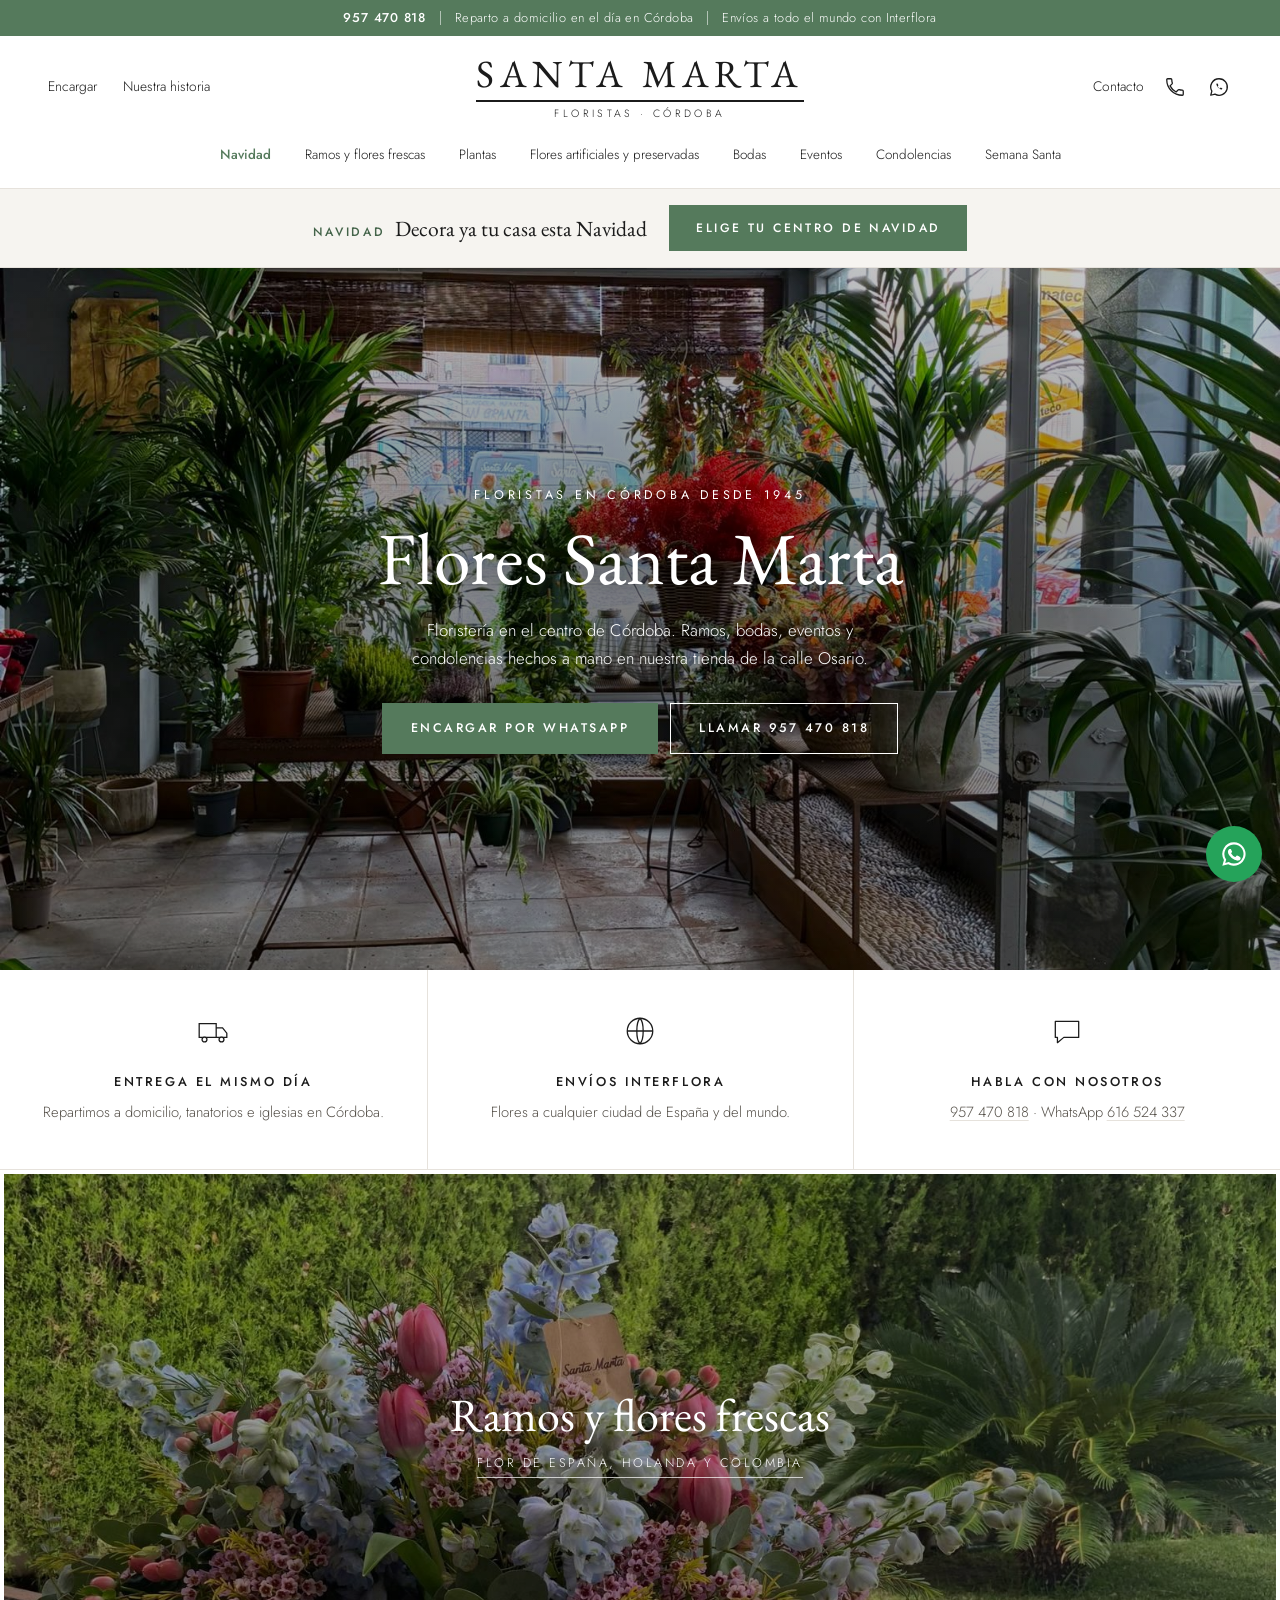
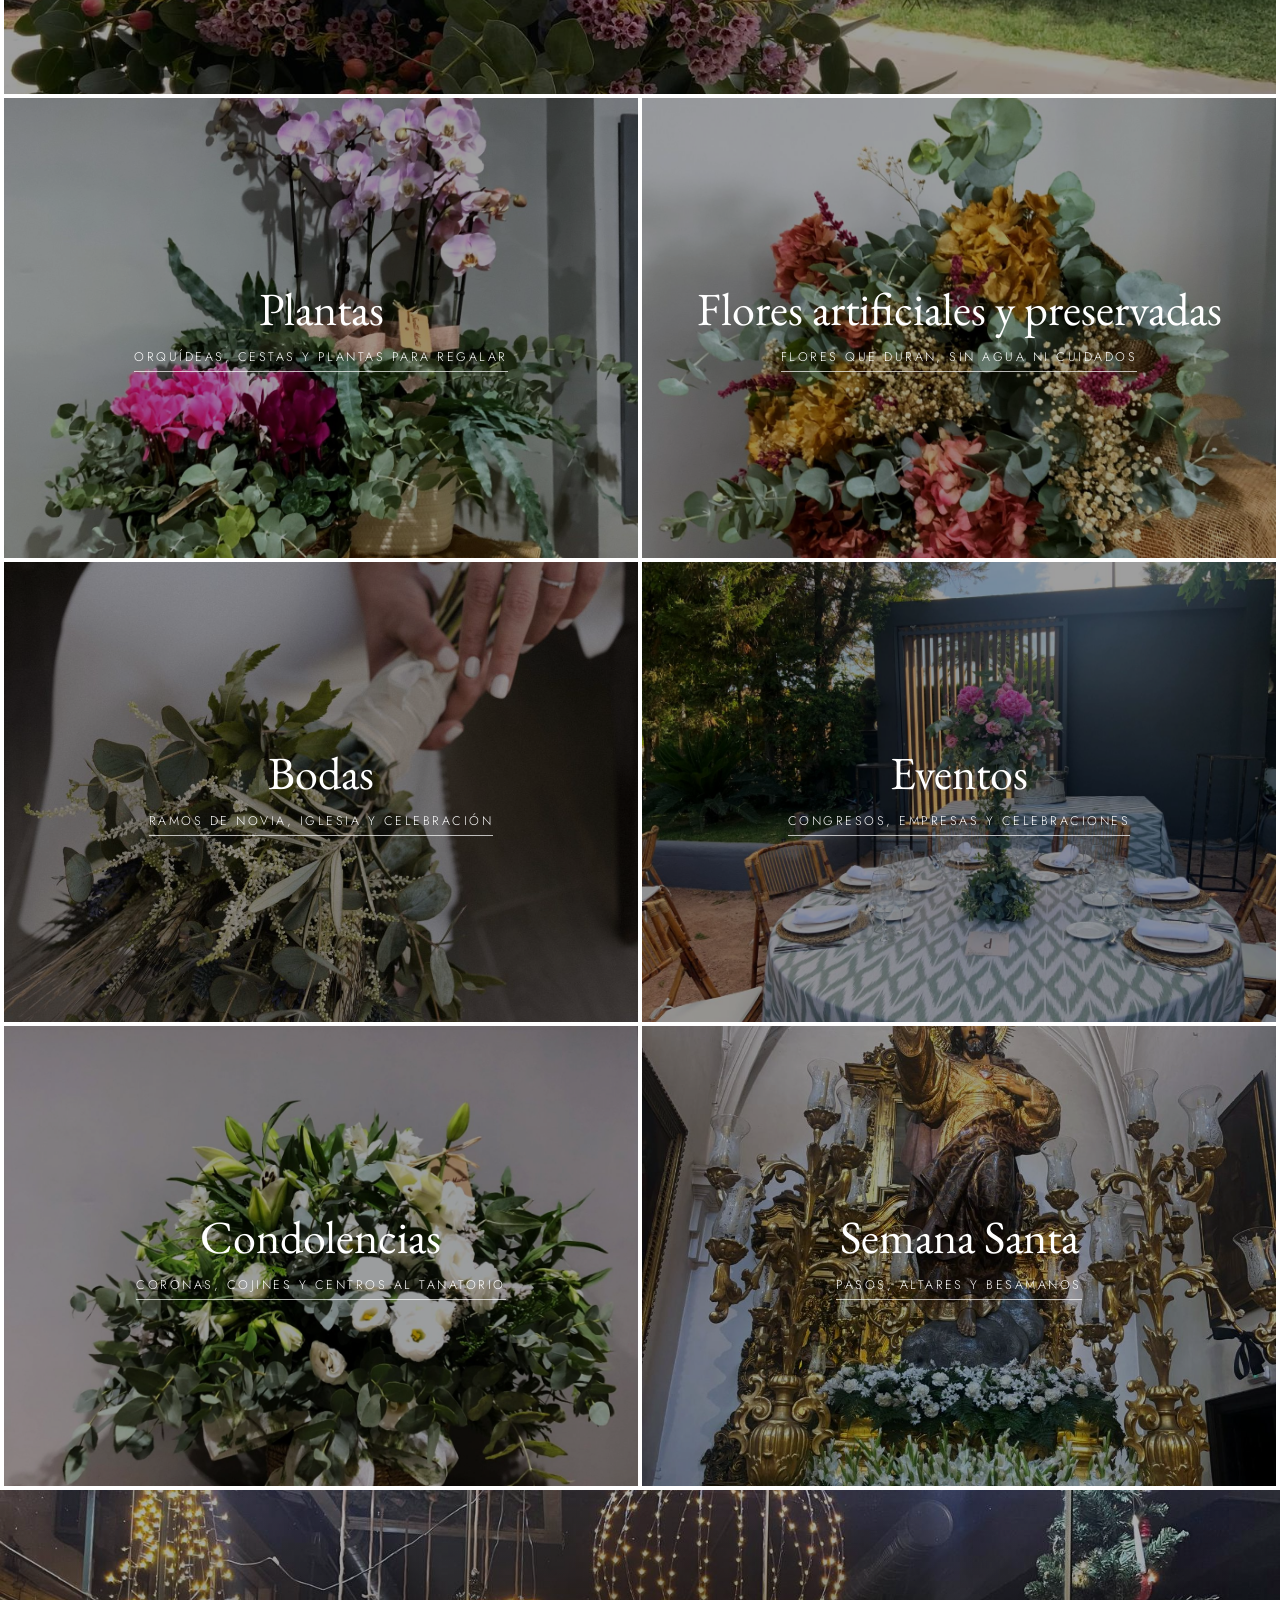
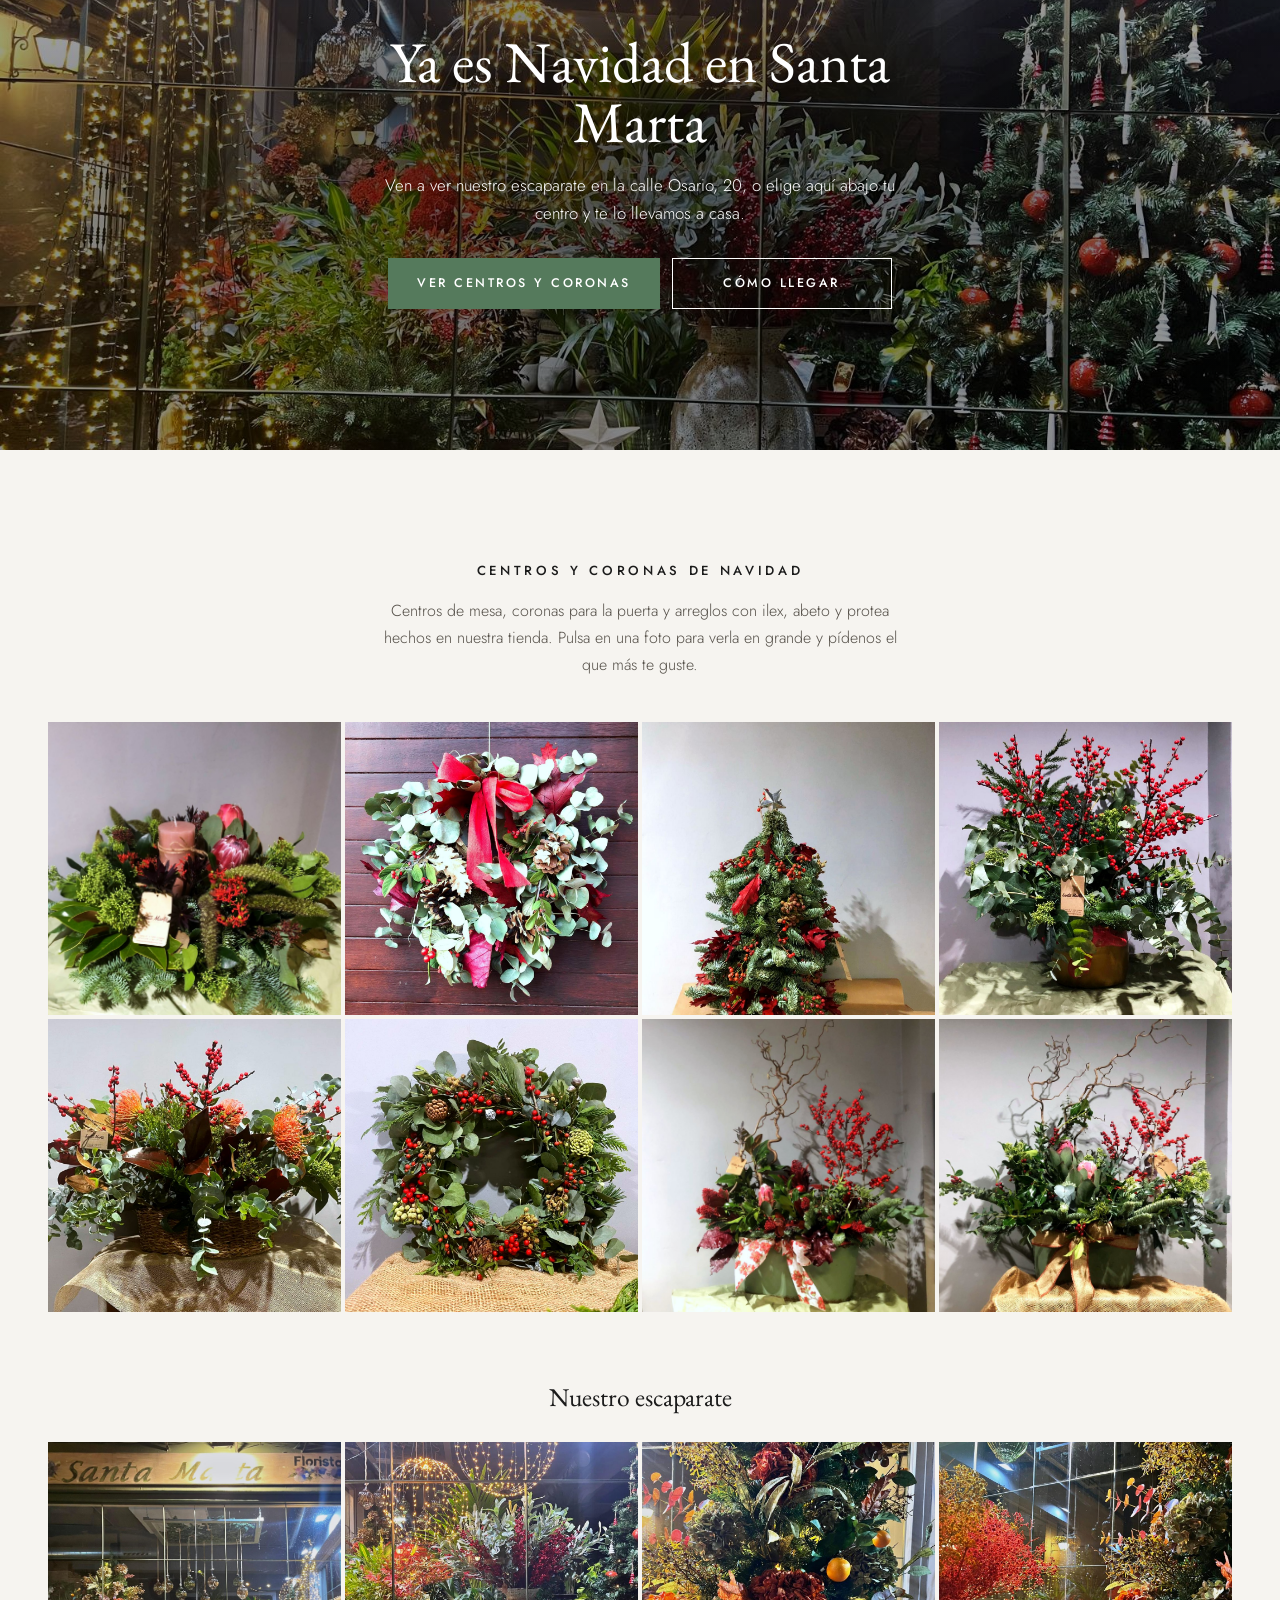
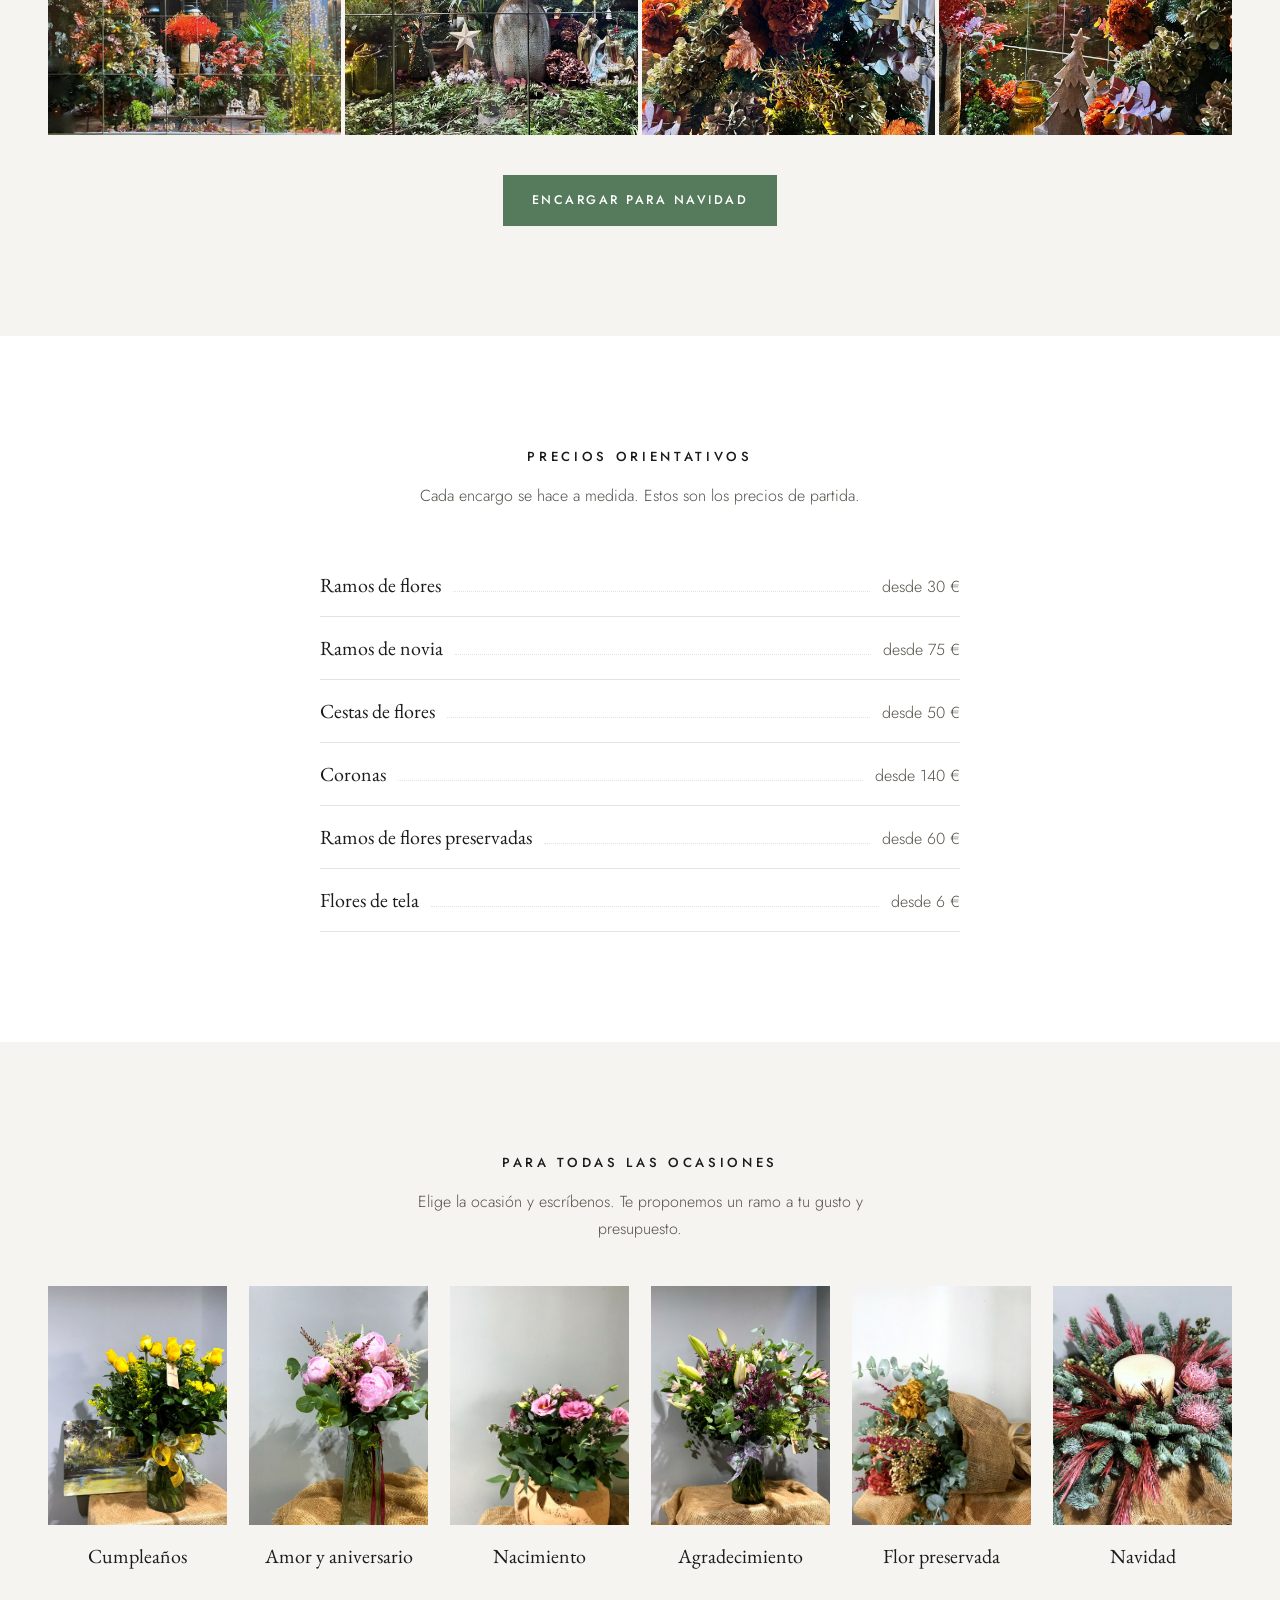
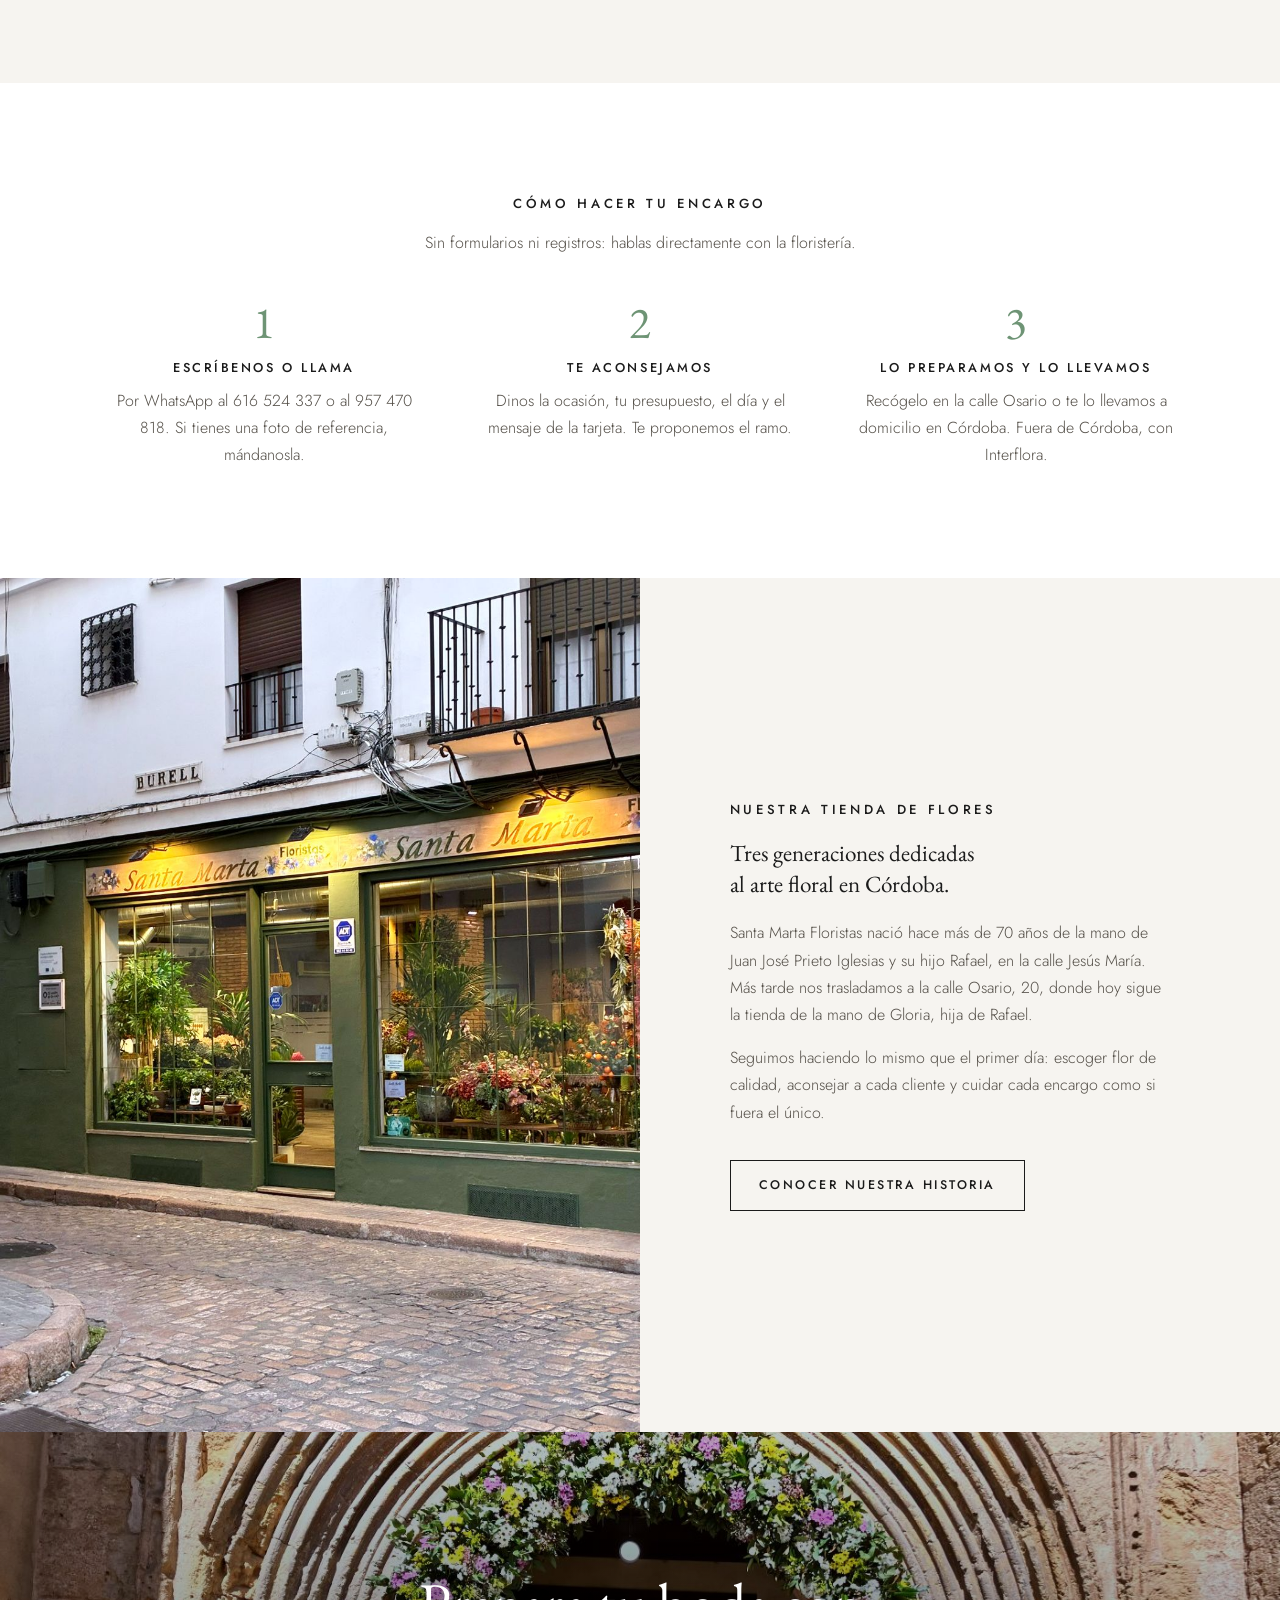
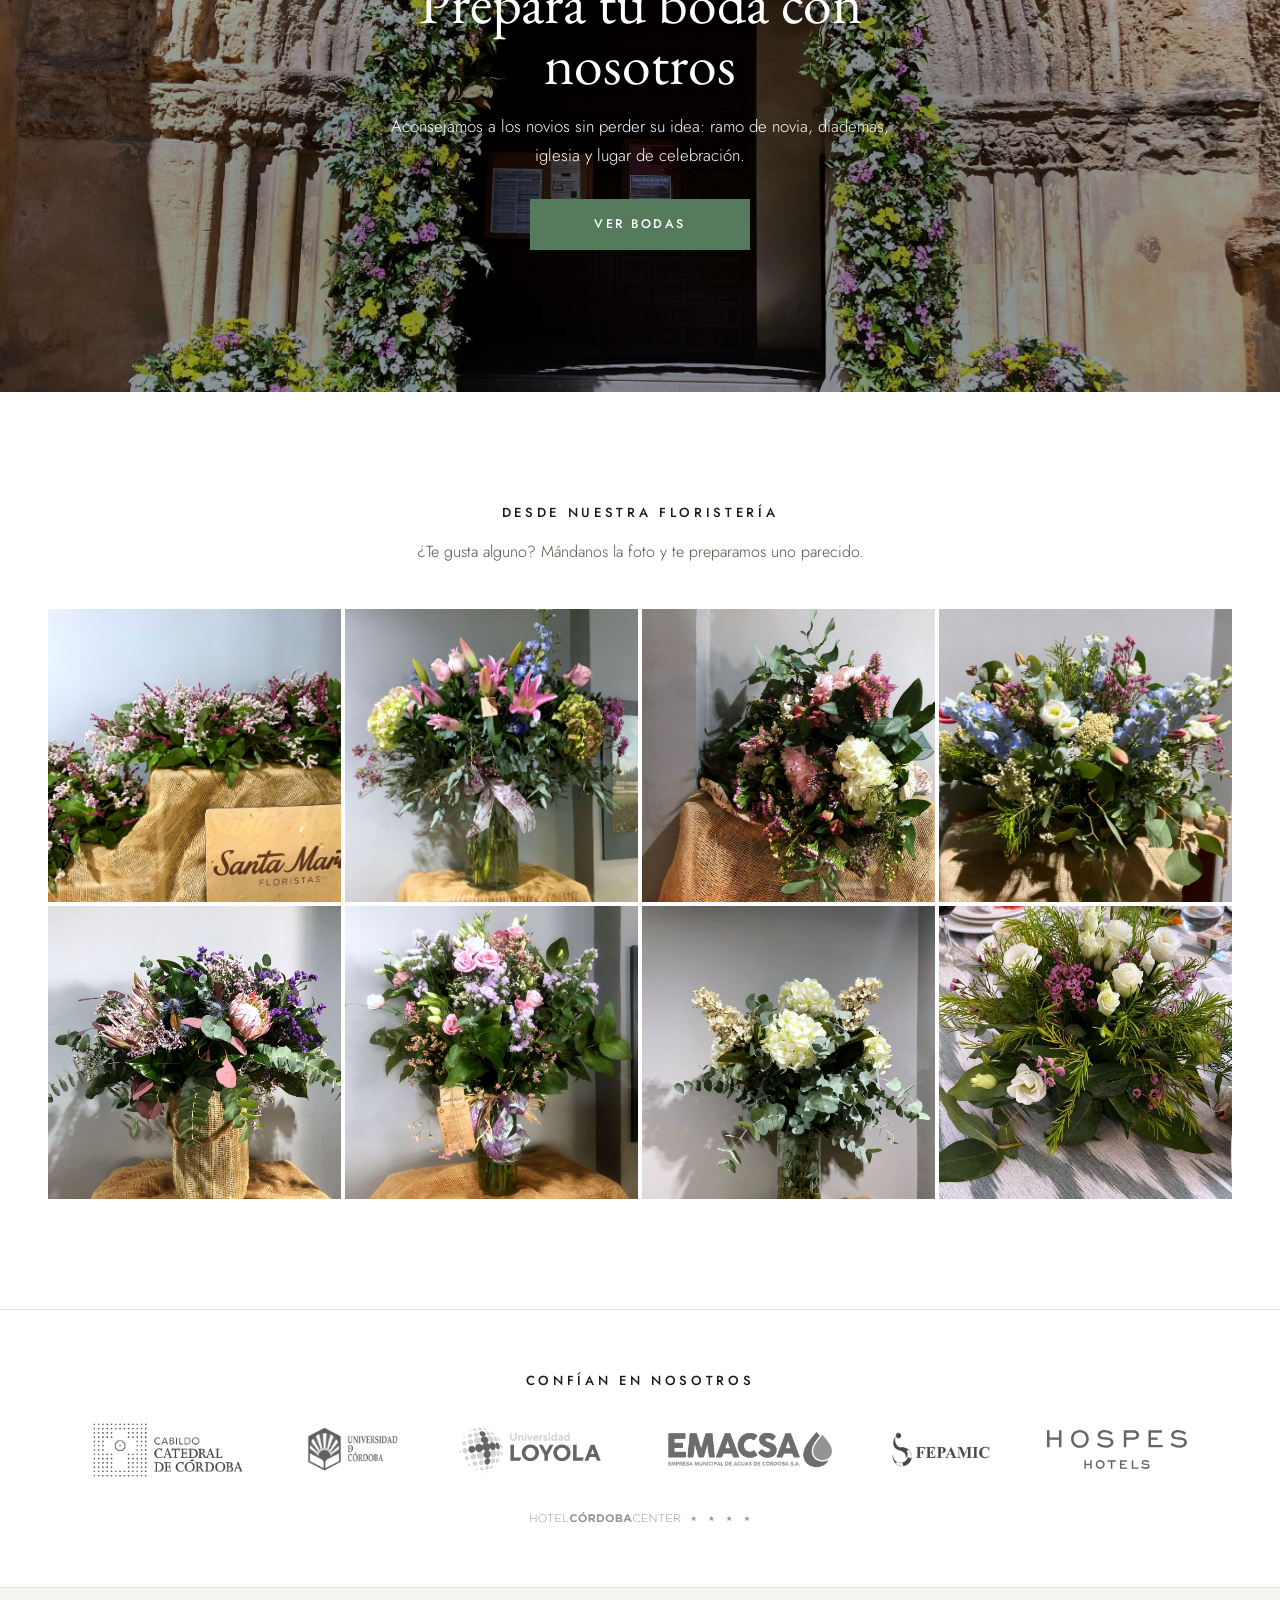
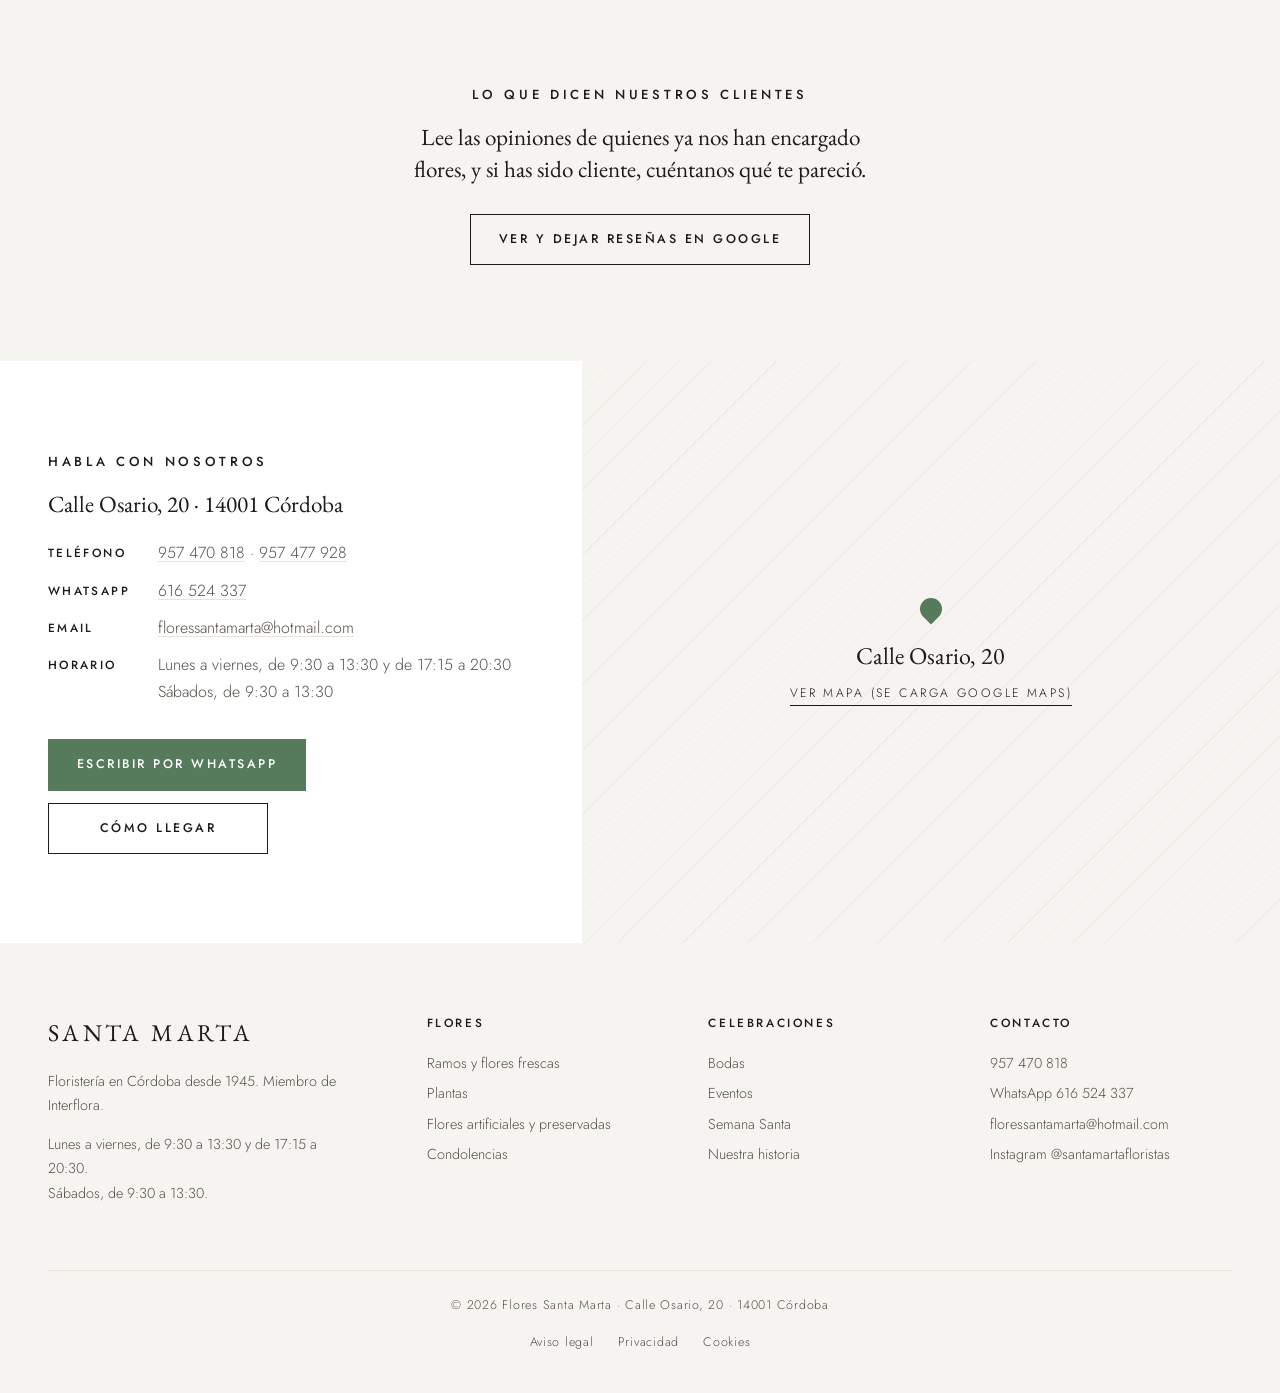
<file: index.html>
<!DOCTYPE html>
<html lang="es">
<head>
<meta charset="UTF-8">
<meta name="viewport" content="width=device-width, initial-scale=1">
<title>Flores Santa Marta · Floristería en Córdoba desde hace más de 70 años</title>
<meta name="description" content="Floristería en el centro de Córdoba (C/ Osario 20) desde 1945. Ramos, bodas, Semana Santa, coronas y plantas. Reparto en el día y envíos con Interflora.">
<link rel="canonical" href="https://www.floressantamarta.com/">
<meta property="og:title" content="Flores Santa Marta · Floristería en Córdoba">
<meta property="og:description" content="Ramos, bodas, eventos y coronas con más de 70 años de oficio. Reparto en el día.">
<meta property="og:type" content="website">
<meta property="og:locale" content="es_ES">
<meta property="og:image" content="https://www.floressantamarta.com/img/fotos/portada-tienda.jpg">
<meta name="theme-color" content="#ffffff">
<link rel="icon" href="favicon.svg" type="image/svg+xml">
<link rel="preconnect" href="https://fonts.googleapis.com">
<link rel="preconnect" href="https://fonts.gstatic.com" crossorigin>
<link href="https://fonts.googleapis.com/css2?family=EB+Garamond:ital,wght@0,400;0,500;1,400&family=Jost:wght@300;400;500&display=swap" rel="stylesheet">
<link rel="stylesheet" href="styles.css">
<script type="application/ld+json">
{
  "@context": "https://schema.org",
  "@type": "Florist",
  "@id": "https://www.floressantamarta.com/#floristeria",
  "name": "Flores Santa Marta",
  "url": "https://www.floressantamarta.com/",
  "foundingDate": "1945",
  "sameAs": ["https://www.instagram.com/santamartafloristas/"],
  "description": "Floristería en el centro de Córdoba desde hace más de 70 años. Ramos, bodas, eventos, Semana Santa, coronas y plantas. Miembro de Interflora.",
  "image": "https://www.floressantamarta.com/img/fotos/portada-tienda.jpg",
  "telephone": "+34957470818",
  "hasMap": "https://www.google.com/maps/search/?api=1&query=Flores+Santa+Marta+Calle+Osario+20+C%C3%B3rdoba",
  "email": "floressantamarta@hotmail.com",
  "address": {
    "@type": "PostalAddress",
    "streetAddress": "Calle Osario, 20",
    "postalCode": "14001",
    "addressLocality": "Córdoba",
    "addressCountry": "ES"
  },
  "areaServed": { "@type": "City", "name": "Córdoba" },
  "openingHoursSpecification": [
    { "@type": "OpeningHoursSpecification", "dayOfWeek": ["Monday", "Tuesday", "Wednesday", "Thursday", "Friday"], "opens": "09:30", "closes": "13:30" },
    { "@type": "OpeningHoursSpecification", "dayOfWeek": ["Monday", "Tuesday", "Wednesday", "Thursday", "Friday"], "opens": "17:15", "closes": "20:30" },
    { "@type": "OpeningHoursSpecification", "dayOfWeek": "Saturday", "opens": "09:30", "closes": "13:30" }
  ],
  "paymentAccepted": "Efectivo, tarjeta",
  "hasOfferCatalog": {
    "@type": "OfferCatalog",
    "name": "Servicios de floristería",
    "itemListElement": [
      { "@type": "Offer", "itemOffered": { "@type": "Service", "name": "Ramos y flores frescas a domicilio", "url": "https://www.floressantamarta.com/flores.html" } },
      { "@type": "Offer", "itemOffered": { "@type": "Service", "name": "Plantas para regalar", "url": "https://www.floressantamarta.com/plantas.html" } },
      { "@type": "Offer", "itemOffered": { "@type": "Service", "name": "Flores artificiales y preservadas", "url": "https://www.floressantamarta.com/artificiales.html" } },
      { "@type": "Offer", "itemOffered": { "@type": "Service", "name": "Flores para bodas", "url": "https://www.floressantamarta.com/bodas.html" } },
      { "@type": "Offer", "itemOffered": { "@type": "Service", "name": "Flores para eventos", "url": "https://www.floressantamarta.com/eventos.html" } },
      { "@type": "Offer", "itemOffered": { "@type": "Service", "name": "Coronas y flores de condolencia", "url": "https://www.floressantamarta.com/condolencias.html" } },
      { "@type": "Offer", "itemOffered": { "@type": "Service", "name": "Exorno floral de Semana Santa", "url": "https://www.floressantamarta.com/semana-santa.html" } },
      { "@type": "Offer", "itemOffered": { "@type": "Service", "name": "Envío de flores con Interflora" } }
    ]
  }
}
</script>
</head>
<body>

<a class="skip" href="#contenido">Saltar al contenido</a>

<!-- Barra superior -->
<div class="topbar">
  <div class="topbar-inner">
    <a href="tel:+34957470818"><strong>957 470 818</strong></a>
    <span class="sep" aria-hidden="true"></span>
    <span>Reparto a domicilio en el día en Córdoba</span>
    <span class="sep hide-sm" aria-hidden="true"></span>
    <span class="hide-sm">Envíos a todo el mundo con Interflora</span>
  </div>
</div>

<!-- Cabecera -->
<header class="site-header" id="top">
  <div class="header-main">
    <nav class="header-side header-left" aria-label="Accesos rápidos">
      <a href="#ocasiones">Encargar</a>
      <a href="nosotros.html">Nuestra historia</a>
    </nav>

    <a class="logo" href="#top" aria-label="Flores Santa Marta, inicio">
      <span class="logo-name">Santa Marta</span>
      <span class="logo-rule" aria-hidden="true"></span>
      <span class="logo-sub">Floristas · Córdoba</span>
    </a>

    <div class="header-side header-right">
      <a class="hide-md" href="#contacto">Contacto</a>
      <a class="icon-link" href="tel:+34957470818" aria-label="Llamar al 957 470 818">
        <svg viewBox="0 0 24 24" aria-hidden="true"><path d="M6.6 10.8a15.1 15.1 0 0 0 6.6 6.6l2.2-2.2a1 1 0 0 1 1-.25 11.4 11.4 0 0 0 3.6.57 1 1 0 0 1 1 1V20a1 1 0 0 1-1 1A17 17 0 0 1 3 4a1 1 0 0 1 1-1h3.5a1 1 0 0 1 1 1c0 1.25.2 2.45.57 3.57a1 1 0 0 1-.25 1Z" fill="none" stroke="currentColor" stroke-width="1.4"/></svg>
      </a>
      <a class="icon-link" href="https://wa.me/34616524337?text=Hola%2C%20quer%C3%ADa%20hacer%20un%20encargo" target="_blank" rel="noopener" aria-label="Escribir por WhatsApp">
        <svg viewBox="0 0 24 24" aria-hidden="true"><path d="M12 3a9 9 0 0 0-7.8 13.5L3 21l4.6-1.2A9 9 0 1 0 12 3Z" fill="none" stroke="currentColor" stroke-width="1.4" stroke-linejoin="round"/><path d="M9 8.5c.3 2.6 2.4 5.2 5.5 6.5l1.3-1.4-1.9-1-1 .9a5 5 0 0 1-2.4-2.4l.9-1-1-1.9Z" fill="currentColor"/></svg>
      </a>
      <button class="nav-toggle" aria-expanded="false" aria-controls="menu" aria-label="Abrir menú">
        <span></span><span></span><span></span>
      </button>
    </div>
  </div>

  <nav class="nav" id="menu" aria-label="Principal">
    <!-- Temporada de Navidad: quitar después de Reyes -->
    <a class="nav-season" href="#navidad">Navidad</a>
    <a href="flores.html">Ramos y flores frescas</a>
    <a href="plantas.html">Plantas</a>
    <a href="artificiales.html">Flores artificiales y preservadas</a>
    <a href="bodas.html">Bodas</a>
    <a href="eventos.html">Eventos</a>
    <a href="condolencias.html">Condolencias</a>
    <a href="semana-santa.html">Semana Santa</a>
    <a class="nav-extra" href="#contacto">Contacto</a>
  </nav>
</header>

<main id="contenido">

  <!-- Campaña de temporada: cambiar texto y enlace en cada fecha (Navidad, San Valentín, Día de la Madre...). Después de Reyes, quitar también el banner id="navidad" y la sección id="centros-navidad". -->
  <aside class="season" aria-label="Campaña de temporada">
    <p><strong>Navidad</strong>Decora ya tu casa esta Navidad</p>
    <a class="btn" href="#navidad">Elige tu centro de Navidad</a>
  </aside>

  <!-- Portada -->
  <section class="banner banner-hero">
    <img src="img/fotos/portada-tienda.jpg" width="1536" height="1700" alt="Interior de la tienda de la calle Osario, con plantas y flores" fetchpriority="high">
    <div class="banner-content">
      <p class="kicker">Floristas en Córdoba desde 1945</p>
      <h1>Flores Santa Marta</h1>
      <p class="banner-text">Floristería en el centro de Córdoba. Ramos, bodas, eventos y condolencias hechos a mano en nuestra tienda de la calle Osario.</p>
      <div class="btn-row">
        <a class="btn" href="https://wa.me/34616524337?text=Hola%2C%20quer%C3%ADa%20hacer%20un%20encargo" target="_blank" rel="noopener">Encargar por WhatsApp</a>
        <a class="btn btn-light" href="tel:+34957470818">Llamar 957 470 818</a>
      </div>
    </div>
  </section>

  <!-- Ventajas -->
  <section class="perks" aria-label="Servicios">
    <div class="perk">
      <svg viewBox="0 0 32 32" aria-hidden="true"><path d="M3 9h16v13H3zM19 13h6l4 5v4h-10z" fill="none" stroke="currentColor" stroke-width="1.2"/><circle cx="8" cy="24" r="2.3" fill="#fff" stroke="currentColor" stroke-width="1.2"/><circle cx="24" cy="24" r="2.3" fill="#fff" stroke="currentColor" stroke-width="1.2"/></svg>
      <h2>Entrega el mismo día</h2>
      <p>Repartimos a domicilio, tanatorios e iglesias en Córdoba.</p>
    </div>
    <div class="perk">
      <svg viewBox="0 0 32 32" aria-hidden="true"><circle cx="16" cy="16" r="12" fill="none" stroke="currentColor" stroke-width="1.2"/><path d="M4 16h24M16 4c4 4 4 20 0 24M16 4c-4 4-4 20 0 24" fill="none" stroke="currentColor" stroke-width="1.2"/></svg>
      <h2>Envíos Interflora</h2>
      <p>Flores a cualquier ciudad de España y del mundo.</p>
    </div>
    <div class="perk">
      <svg viewBox="0 0 32 32" aria-hidden="true"><path d="M5 7h22v15H13l-6 5v-5H5z" fill="none" stroke="currentColor" stroke-width="1.2" stroke-linejoin="round"/></svg>
      <h2>Habla con nosotros</h2>
      <p><a href="tel:+34957470818">957 470 818</a> · WhatsApp <a href="https://wa.me/34616524337" target="_blank" rel="noopener">616 524 337</a></p>
    </div>
  </section>

  <!-- Colecciones -->
  <section class="tiles" aria-label="Qué hacemos">
    <a class="tile tile-wide" id="flores" href="flores.html">
      <img src="img/fotos/cesta-delphinium-tulipanes.jpg" width="1600" height="1200" alt="Cesta de delphinium, tulipanes y flor de cera en un jardín" loading="lazy" style="object-position: center 30%">
      <span class="tile-content">
        <span class="tile-title">Ramos y flores frescas</span>
        <span class="tile-text">Flor de España, Holanda y Colombia</span>
      </span>
    </a>
    <a class="tile" id="plantas" href="plantas.html">
      <img src="img/fotos/plantas-orquidea-ciclamen.jpg" width="1381" height="1400" alt="Composición de orquídeas y ciclámenes" loading="lazy">
      <span class="tile-content">
        <span class="tile-title">Plantas</span>
        <span class="tile-text">Orquídeas, cestas y plantas para regalar</span>
      </span>
    </a>
    <a class="tile" id="artificiales" href="artificiales.html">
      <img src="img/fotos/preservada-centro.jpg" width="1400" height="1311" alt="Centro de flor seca y preservada con hortensias y eucalipto" loading="lazy">
      <span class="tile-content">
        <span class="tile-title">Flores artificiales y preservadas</span>
        <span class="tile-text">Flores que duran, sin agua ni cuidados</span>
      </span>
    </a>
    <a class="tile" id="bodas" href="bodas.html">
      <img src="img/fotos/novia-olivo-pro.jpg" width="1136" height="1400" alt="Ramo de novia de olivo y eucalipto" loading="lazy">
      <span class="tile-content">
        <span class="tile-title">Bodas</span>
        <span class="tile-text">Ramos de novia, iglesia y celebración</span>
      </span>
    </a>
    <a class="tile" id="eventos" href="eventos.html">
      <img src="img/fotos/evento-mesa-jardin.jpg" width="1400" height="1050" alt="Mesa de banquete en un jardín con centro alto de flores" loading="lazy">
      <span class="tile-content">
        <span class="tile-title">Eventos</span>
        <span class="tile-text">Congresos, empresas y celebraciones</span>
      </span>
    </a>
    <a class="tile" id="condolencias" href="condolencias.html">
      <img src="img/fotos/cesta-blanca.jpg" width="1400" height="1329" alt="Cesta de flores blancas con rosas y lilium" loading="lazy">
      <span class="tile-content">
        <span class="tile-title">Condolencias</span>
        <span class="tile-text">Coronas, cojines y centros al tanatorio</span>
      </span>
    </a>
    <a class="tile" id="semana-santa" href="semana-santa.html">
      <img src="img/fotos/semana-santa-paso.jpg" width="1050" height="1400" alt="Paso procesional con exorno de flor blanca" loading="lazy">
      <span class="tile-content">
        <span class="tile-title">Semana Santa</span>
        <span class="tile-text">Pasos, altares y besamanos</span>
      </span>
    </a>
  </section>

  <!-- Temporada de Navidad: quitar o cambiar este banner y la sección de abajo después de Reyes -->
  <section class="banner banner-mid banner-navidad" id="navidad">
    <img src="img/fotos/navidad-escaparate-luces.jpg" width="1600" height="1200" alt="Escaparate de Navidad de la tienda, con bolas de luces, jarrón de ilex y eucalipto y árbol con velas" loading="lazy">
    <div class="banner-content">
      <h2 class="banner-title">Ya es Navidad en Santa Marta</h2>
      <p class="banner-text">Ven a ver nuestro escaparate en la calle Osario, 20, o elige aquí abajo tu centro y te lo llevamos a casa.</p>
      <div class="btn-row">
        <a class="btn" href="#centros-navidad">Ver centros y coronas</a>
        <a class="btn btn-light" href="https://www.google.com/maps/search/?api=1&query=Flores+Santa+Marta+Calle+Osario+20+C%C3%B3rdoba" target="_blank" rel="noopener">Cómo llegar</a>
      </div>
    </div>
  </section>

  <section class="section bg-paper" id="centros-navidad">
    <h2 class="label">Centros y coronas de Navidad</h2>
    <p class="section-intro">Centros de mesa, coronas para la puerta y arreglos con ilex, abeto y protea hechos en nuestra tienda. Pulsa en una foto para verla en grande y pídenos el que más te guste.</p>
    <div class="gallery">
      <img src="img/fotos/navidad-centro-protea.jpg" width="1400" height="1201" alt="Centro de Navidad con vela, proteas, magnolia y abeto" loading="lazy">
      <img src="img/fotos/navidad-corona-puerta.jpg" width="1050" height="1400" alt="Corona de puerta con eucalipto, piñas, hojas rojas y lazo rojo" loading="lazy">
      <img src="img/fotos/navidad-arbol-abeto.jpg" width="1098" height="1400" alt="Árbol de Navidad pequeño de abeto natural con bayas y hojas rojas" loading="lazy">
      <img src="img/fotos/navidad-ilex-dorado.jpg" width="1050" height="1400" alt="Macetero dorado con ilex, abeto y eucalipto" loading="lazy">
      <img src="img/fotos/navidad-cesta-leucospermum.jpg" width="1400" height="1008" alt="Cesta de Navidad con leucospermum, ilex, magnolia y eucalipto" loading="lazy">
      <img src="img/fotos/navidad-corona-ilex.jpg" width="1050" height="1400" alt="Corona de Navidad de eucalipto, ilex, abeto y piñas" loading="lazy">
      <img src="img/fotos/navidad-sauce-lazo.jpg" width="1293" height="1400" alt="Arreglo de Navidad con ilex, proteas y sauce rizado, con lazo de flores" loading="lazy">
      <img src="img/fotos/navidad-protea-arpillera.jpg" width="1400" height="1358" alt="Arreglo de Navidad con proteas, ilex, abeto y sauce rizado, con lazo de arpillera" loading="lazy">
    </div>
    <h3 class="gallery-title">Nuestro escaparate</h3>
    <div class="gallery">
      <img src="img/fotos/navidad-escaparate-fachada.jpg" width="1584" height="1470" alt="Fachada de Flores Santa Marta en la calle Osario con el escaparate de Navidad iluminado" loading="lazy">
      <img src="img/fotos/navidad-escaparate-belen.jpg" width="1400" height="1050" alt="Escaparate con jarrón de ilex y eucalipto, estrella y belén junto al árbol de Navidad" loading="lazy">
      <img src="img/fotos/navidad-escaparate-arbol.jpg" width="1050" height="1400" alt="Árbol de Navidad del escaparate decorado con hortensias secas, naranjas y hojas" loading="lazy">
      <img src="img/fotos/navidad-escaparate-detalle.jpg" width="1050" height="1400" alt="Rincón del escaparate con flores naranjas, árboles de madera y hortensias" loading="lazy">
    </div>
    <div class="btn-row btn-row-center">
      <a class="btn" href="https://wa.me/34616524337?text=Hola%2C%20quer%C3%ADa%20encargar%20un%20centro%20de%20Navidad" target="_blank" rel="noopener">Encargar para Navidad</a>
    </div>
  </section>

  <!-- Precios -->
  <section class="section" id="precios">
    <h2 class="label">Precios orientativos</h2>
    <p class="section-intro">Cada encargo se hace a medida. Estos son los precios de partida.</p>
    <ul class="prices">
      <li><a class="item" href="flores.html">Ramos de flores</a><span class="from">desde 30 €</span></li>
      <li><a class="item" href="bodas.html">Ramos de novia</a><span class="from">desde 75 €</span></li>
      <li><a class="item" href="flores.html">Cestas de flores</a><span class="from">desde 50 €</span></li>
      <li><a class="item" href="condolencias.html">Coronas</a><span class="from">desde 140 €</span></li>
      <li><a class="item" href="artificiales.html">Ramos de flores preservadas</a><span class="from">desde 60 €</span></li>
      <li><a class="item" href="artificiales.html">Flores de tela</a><span class="from">desde 6 €</span></li>
    </ul>
  </section>

  <!-- Ocasiones -->
  <section class="section bg-paper" id="ocasiones">
    <h2 class="label">Para todas las ocasiones</h2>
    <p class="section-intro">Elige la ocasión y escríbenos. Te proponemos un ramo a tu gusto y presupuesto.</p>
    <ul class="occasions">
      <li><a href="https://wa.me/34616524337?text=Hola%2C%20quer%C3%ADa%20un%20ramo%20de%20cumplea%C3%B1os" target="_blank" rel="noopener"><img src="img/fotos/ramo-rosas-amarillas.jpg" width="1400" height="1338" alt="" loading="lazy"><span>Cumpleaños</span></a></li>
      <li><a href="https://wa.me/34616524337?text=Hola%2C%20quer%C3%ADa%20un%20ramo%20de%20aniversario" target="_blank" rel="noopener"><img src="img/fotos/ramo-peonias.jpg" width="1276" height="1400" alt="" loading="lazy"><span>Amor y aniversario</span></a></li>
      <li><a href="https://wa.me/34616524337?text=Hola%2C%20quer%C3%ADa%20flores%20para%20un%20nacimiento" target="_blank" rel="noopener"><img src="img/fotos/planta-lisianthus.jpg" width="1400" height="1050" alt="" loading="lazy"><span>Nacimiento</span></a></li>
      <li><a href="https://wa.me/34616524337?text=Hola%2C%20quer%C3%ADa%20un%20ramo%20para%20dar%20las%20gracias" target="_blank" rel="noopener"><img src="img/fotos/ramo-lilium.jpg" width="1162" height="1400" alt="" loading="lazy"><span>Agradecimiento</span></a></li>
      <li><a href="https://wa.me/34616524337?text=Hola%2C%20quer%C3%ADa%20un%20centro%20de%20flores%20preservadas" target="_blank" rel="noopener"><img src="img/fotos/preservada-ramo.jpg" width="1400" height="1187" alt="" loading="lazy"><span>Flor preservada</span></a></li>
      <li><a href="https://wa.me/34616524337?text=Hola%2C%20quer%C3%ADa%20decoraci%C3%B3n%20de%20Navidad" target="_blank" rel="noopener"><img src="img/fotos/navidad-centro-vela.jpg" width="1400" height="1050" alt="" loading="lazy"><span>Navidad</span></a></li>
    </ul>
  </section>

  <!-- Cómo encargar -->
  <section class="section" id="como-encargar">
    <h2 class="label">Cómo hacer tu encargo</h2>
    <p class="section-intro">Sin formularios ni registros: hablas directamente con la floristería.</p>
    <ol class="steps">
      <li>
        <h3>Escríbenos o llama</h3>
        <p>Por WhatsApp al 616 524 337 o al 957 470 818. Si tienes una foto de referencia, mándanosla.</p>
      </li>
      <li>
        <h3>Te aconsejamos</h3>
        <p>Dinos la ocasión, tu presupuesto, el día y el mensaje de la tarjeta. Te proponemos el ramo.</p>
      </li>
      <li>
        <h3>Lo preparamos y lo llevamos</h3>
        <p>Recógelo en la calle Osario o te lo llevamos a domicilio en Córdoba. Fuera de Córdoba, con Interflora.</p>
      </li>
    </ol>
  </section>

  <!-- Historia -->
  <section class="split" id="historia">
    <div class="split-media">
      <img src="img/fotos/tienda-fachada.jpg" width="1050" height="1400" alt="Fachada de Santa Marta Floristas en la calle Osario, con el escaparate lleno de plantas" loading="lazy">
    </div>
    <div class="split-text">
      <h2 class="label">Nuestra tienda de flores</h2>
      <p class="lead">Tres generaciones dedicadas al arte floral en Córdoba.</p>
      <p>Santa Marta Floristas nació hace más de 70 años de la mano de Juan José Prieto Iglesias y su hijo Rafael, en la calle Jesús María. Más tarde nos trasladamos a la calle Osario, 20, donde hoy sigue la tienda de la mano de Gloria, hija de Rafael.</p>
      <p>Seguimos haciendo lo mismo que el primer día: escoger flor de calidad, aconsejar a cada cliente y cuidar cada encargo como si fuera el único.</p>
      <a class="btn btn-outline" href="nosotros.html">Conocer nuestra historia</a>
    </div>
  </section>

  <!-- Banner bodas -->
  <section class="banner banner-mid">
    <img src="img/fotos/boda-portada-iglesia.jpg" width="1400" height="1050" alt="Portada de iglesia decorada con un arco de flores para una boda" loading="lazy">
    <div class="banner-content">
      <h2 class="banner-title">Prepara tu boda con nosotros</h2>
      <p class="banner-text">Aconsejamos a los novios sin perder su idea: ramo de novia, diademas, iglesia y lugar de celebración.</p>
      <a class="btn" href="bodas.html">Ver bodas</a>
    </div>
  </section>

  <!-- Trabajos -->
  <section class="section" id="taller">
    <h2 class="label">Desde nuestra floristería</h2>
    <p class="section-intro">¿Te gusta alguno? Mándanos la foto y te preparamos uno parecido.</p>
    <div class="grid">
      <img src="img/fotos/centro-santa-marta.jpg" width="1800" height="1350" alt="Centro de brezo y limonium sobre una caja de Santa Marta Floristas" loading="lazy">
      <img src="img/fotos/ramo-lilium-jarron.jpg" width="1235" height="1400" alt="Ramo de lilium, hortensias y delphinium en jarrón" loading="lazy">
      <img src="img/fotos/cesta-rosas-hortensias.jpg" width="1400" height="1050" alt="Cesta de rosas, hortensias y eucalipto" loading="lazy">
      <img src="img/fotos/centro-azul.jpg" width="1400" height="1266" alt="Centro de hortensias azules, rosas blancas y flor silvestre" loading="lazy">
      <img src="img/fotos/ramo-protea.jpg" width="1099" height="1400" alt="Ramo de proteas, limonium y eucalipto" loading="lazy">
      <img src="img/fotos/ramo-rosa-jarron.jpg" width="1050" height="1400" alt="Ramo de rosas y flores en tonos rosa en jarrón" loading="lazy">
      <img src="img/fotos/jarron-hortensia-blanca.jpg" width="1102" height="1400" alt="Hortensias blancas y eucalipto en jarrón de cristal" loading="lazy">
      <img src="img/fotos/centro-mesa-blanco.jpg" width="899" height="1021" alt="Centro de mesa de lisianthus blanco y romero" loading="lazy">
    </div>
  </section>

  <!-- Clientes -->
  <section class="clients-wrap">
    <h2 class="label">Confían en nosotros</h2>
    <ul class="clients">
      <li><img src="img/logos/cabildo.png" width="150" height="54" alt="Cabildo Catedral de Córdoba" loading="lazy"></li>
      <li><img src="img/logos/uco.png" width="104" height="54" alt="Universidad de Córdoba" loading="lazy"></li>
      <li><img src="img/logos/loyola.svg" width="150" height="47" alt="Universidad Loyola" loading="lazy"></li>
      <li><img src="img/logos/emacsa.png" width="170" height="36" alt="EMACSA, Empresa Municipal de Aguas de Córdoba" loading="lazy"></li>
      <li><img class="logo-claro" src="img/logos/fepamic.png" width="100" height="51" alt="FEPAMIC" loading="lazy"></li>
      <li><img src="img/logos/hospes.svg" width="140" height="39" alt="Hospes Palacio del Bailío" loading="lazy"></li>
      <li><img src="img/logos/cordoba-center.svg" width="220" height="21" alt="Hotel Córdoba Center" loading="lazy"></li>
    </ul>
  </section>

  <!-- Reseñas -->
  <section class="cta-band" id="opiniones">
    <h2 class="label">Lo que dicen nuestros clientes</h2>
    <p class="lead">Lee las opiniones de quienes ya nos han encargado flores, y si has sido cliente, cuéntanos qué te pareció.</p>
    <div class="btn-row">
      <!-- Cambiar por el enlace directo de reseñas de la ficha de Google cuando lo tengamos -->
      <a class="btn btn-outline" href="https://www.google.com/maps/search/?api=1&query=Flores+Santa+Marta+Calle+Osario+20+C%C3%B3rdoba" target="_blank" rel="noopener">Ver y dejar reseñas en Google</a>
    </div>
  </section>

  <!-- Contacto -->
  <section class="contact" id="contacto">
    <div class="contact-text">
      <h2 class="label">Habla con nosotros</h2>
      <p class="lead">Calle Osario, 20 · 14001 Córdoba</p>
      <dl>
        <dt>Teléfono</dt>
        <dd><a href="tel:+34957470818">957 470 818</a> · <a href="tel:+34957477928">957 477 928</a></dd>
        <dt>WhatsApp</dt>
        <dd><a href="https://wa.me/34616524337" target="_blank" rel="noopener">616 524 337</a></dd>
        <dt>Email</dt>
        <dd><a href="mailto:floressantamarta@hotmail.com">floressantamarta@hotmail.com</a></dd>
        <dt>Horario</dt>
        <dd>Lunes a viernes, de 9:30 a 13:30 y de 17:15 a 20:30<br>Sábados, de 9:30 a 13:30</dd>
      </dl>
      <div class="btn-row">
        <a class="btn" href="https://wa.me/34616524337?text=Hola%2C%20quer%C3%ADa%20hacer%20un%20encargo" target="_blank" rel="noopener">Escribir por WhatsApp</a>
        <a class="btn btn-outline" href="https://www.google.com/maps/search/?api=1&query=Flores+Santa+Marta+Calle+Osario+20+C%C3%B3rdoba" target="_blank" rel="noopener">Cómo llegar</a>
      </div>
    </div>
    <!-- El mapa de Google solo se carga al pulsar: la página va más rápida y no hay cookies de Google sin permiso -->
    <div class="map" data-src="https://www.google.com/maps?q=Calle+Osario+20,+14001+C%C3%B3rdoba&output=embed">
      <button class="map-load" type="button">
        <span class="map-pin" aria-hidden="true"></span>
        <span class="map-title">Calle Osario, 20</span>
        <span class="map-hint">Ver mapa (se carga Google Maps)</span>
      </button>
    </div>
  </section>

</main>

<footer class="site-footer">
  <div class="footer-cols">
    <div>
      <span class="logo-name logo-name-sm">Santa Marta</span>
      <p>Floristería en Córdoba desde 1945. Miembro de Interflora.</p>
      <p>Lunes a viernes, de 9:30 a 13:30 y de 17:15 a 20:30.<br>Sábados, de 9:30 a 13:30.</p>
    </div>
    <div>
      <h2>Flores</h2>
      <a href="flores.html">Ramos y flores frescas</a>
      <a href="plantas.html">Plantas</a>
      <a href="artificiales.html">Flores artificiales y preservadas</a>
      <a href="condolencias.html">Condolencias</a>
    </div>
    <div>
      <h2>Celebraciones</h2>
      <a href="bodas.html">Bodas</a>
      <a href="eventos.html">Eventos</a>
      <a href="semana-santa.html">Semana Santa</a>
      <a href="nosotros.html">Nuestra historia</a>
    </div>
    <div>
      <h2>Contacto</h2>
      <a href="tel:+34957470818">957 470 818</a>
      <a href="https://wa.me/34616524337" target="_blank" rel="noopener">WhatsApp 616 524 337</a>
      <a href="mailto:floressantamarta@hotmail.com">floressantamarta@hotmail.com</a>
      <a href="https://www.instagram.com/santamartafloristas/" target="_blank" rel="noopener">Instagram @santamartafloristas</a>
    </div>
  </div>
  <p class="footer-bottom">© <span id="year"></span> Flores Santa Marta · Calle Osario, 20 · 14001 Córdoba<span class="footer-legal"><a href="aviso-legal.html">Aviso legal</a><a href="privacidad.html">Privacidad</a><a href="cookies.html">Cookies</a></span></p>
</footer>

<a class="wa-float" href="https://wa.me/34616524337?text=Hola%2C%20quer%C3%ADa%20hacer%20un%20encargo" target="_blank" rel="noopener" aria-label="Escribir por WhatsApp">
  <svg aria-hidden="true" viewBox="0 0 24 24"><path d="M12 2a10 10 0 0 0-8.6 15.1L2 22l5-1.3A10 10 0 1 0 12 2Zm0 18.2a8.2 8.2 0 0 1-4.2-1.1l-.3-.2-3 .8.8-2.9-.2-.3A8.2 8.2 0 1 1 12 20.2Zm4.5-6.1c-.2-.1-1.5-.7-1.7-.8-.2-.1-.4-.1-.6.1l-.8 1c-.1.2-.3.2-.5.1a6.7 6.7 0 0 1-3.3-2.9c-.2-.4.2-.4.7-1.3.1-.2 0-.3 0-.4l-.8-1.8c-.2-.5-.4-.4-.6-.4h-.5a1 1 0 0 0-.7.3 3 3 0 0 0-.9 2.2 5.2 5.2 0 0 0 1.1 2.8 11.9 11.9 0 0 0 4.6 4c1.7.7 2.3.8 3.2.6a2.7 2.7 0 0 0 1.8-1.2 2.2 2.2 0 0 0 .1-1.3c0-.1-.2-.2-.4-.3Z"/></svg>
</a>

<script src="script.js"></script>
</body>
</html>
</file>
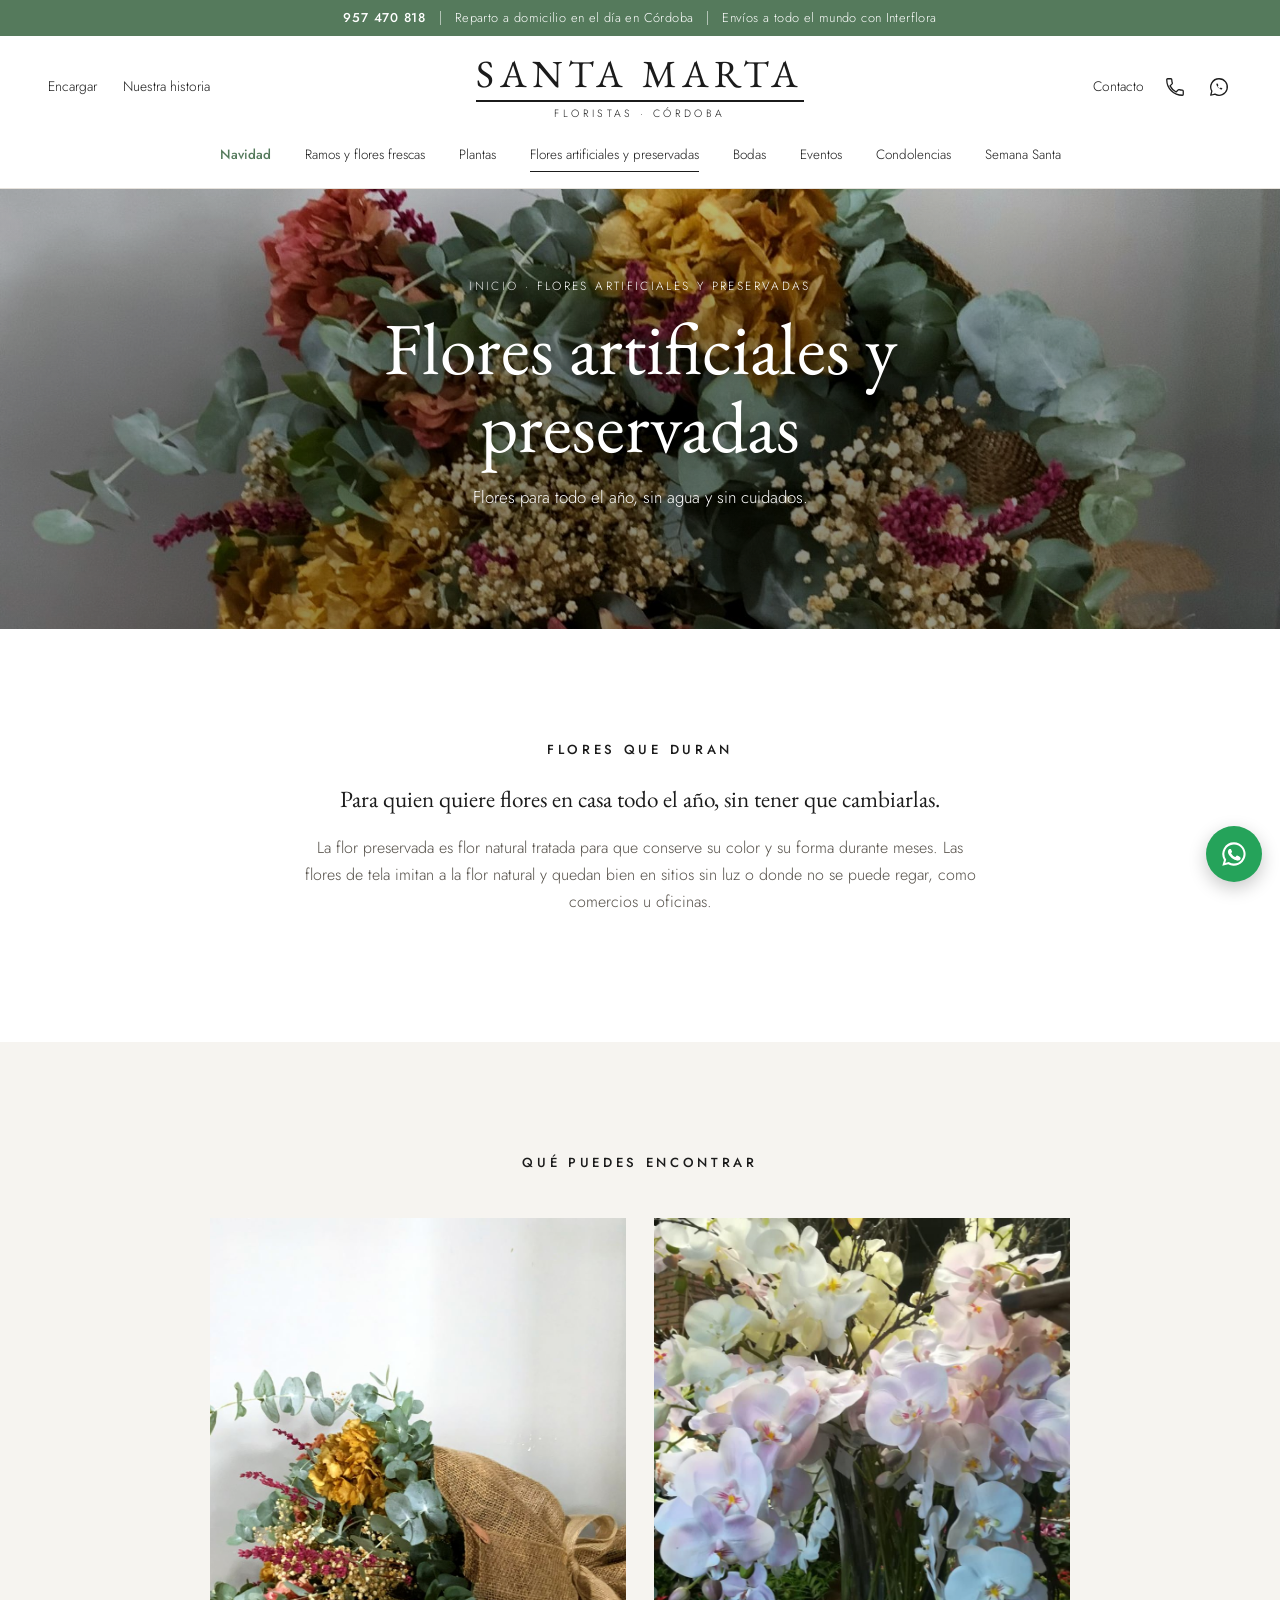
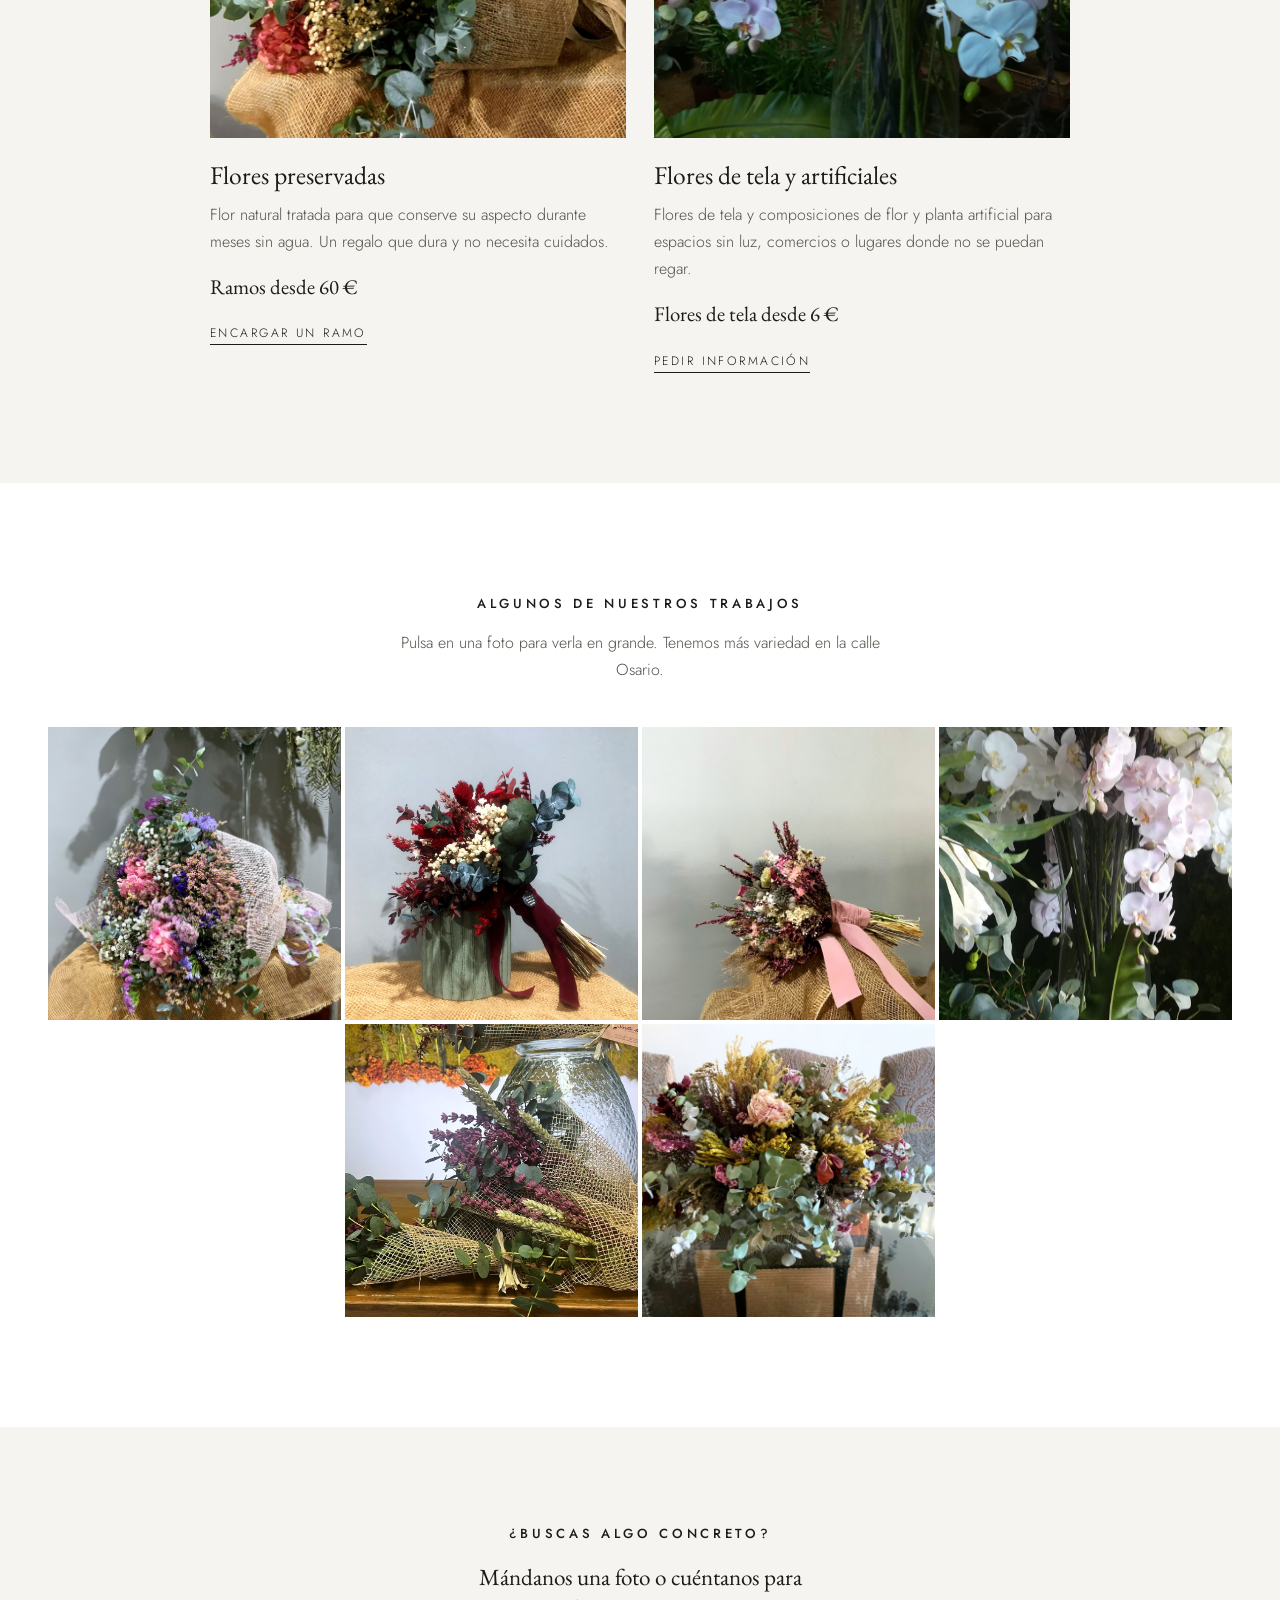
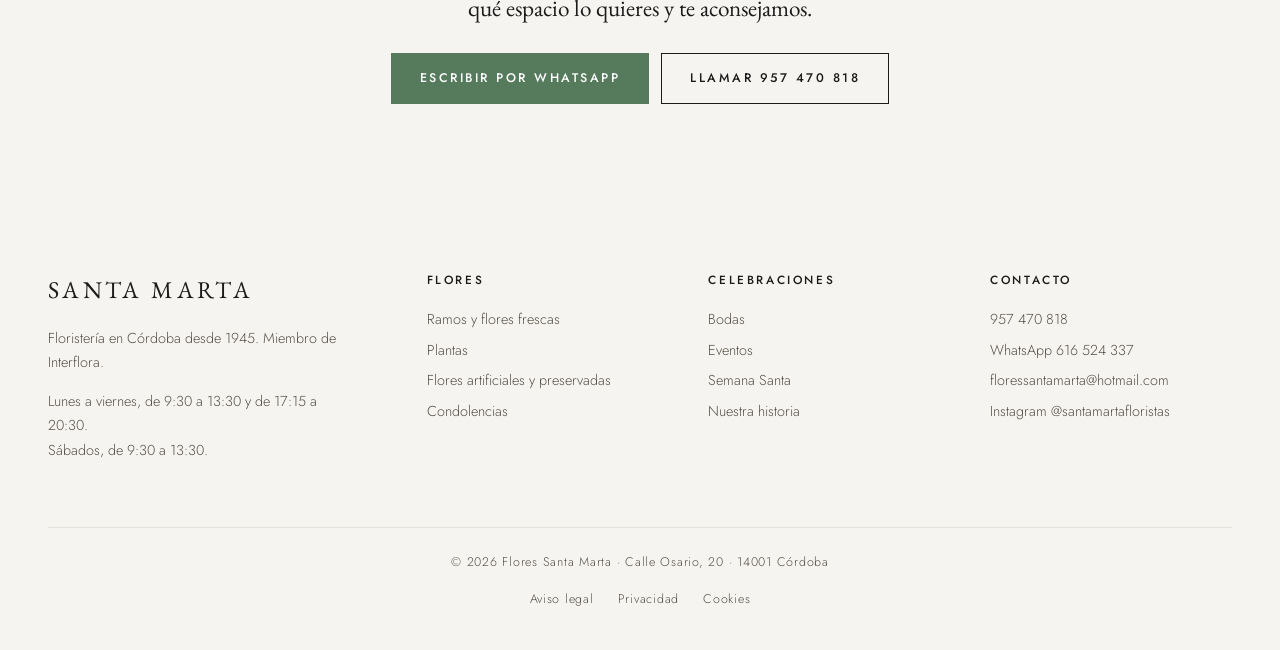
<file: artificiales.html>
<!DOCTYPE html>
<html lang="es">
<head>
<meta charset="UTF-8">
<meta name="viewport" content="width=device-width, initial-scale=1">
<title>Flores artificiales y preservadas en Córdoba · Flores Santa Marta</title>
<meta name="description" content="Ramos de flores preservadas desde 60 € y flores de tela desde 6 € en Córdoba. Composiciones que duran y no necesitan agua ni cuidados.">
<link rel="canonical" href="https://www.floressantamarta.com/artificiales.html">
<meta property="og:title" content="Flores artificiales y preservadas · Flores Santa Marta">
<meta property="og:description" content="Ramos de flores preservadas y flores de tela en Córdoba.">
<meta property="og:type" content="website">
<meta property="og:locale" content="es_ES">
<meta property="og:image" content="https://www.floressantamarta.com/img/florpreservada2.jpg">
<meta name="theme-color" content="#ffffff">
<link rel="icon" href="favicon.svg" type="image/svg+xml">
<link rel="preconnect" href="https://fonts.googleapis.com">
<link rel="preconnect" href="https://fonts.gstatic.com" crossorigin>
<link href="https://fonts.googleapis.com/css2?family=EB+Garamond:ital,wght@0,400;0,500;1,400&family=Jost:wght@300;400;500&display=swap" rel="stylesheet">
<link rel="stylesheet" href="styles.css">
<script type="application/ld+json">
{
  "@context": "https://schema.org",
  "@type": "BreadcrumbList",
  "itemListElement": [
    { "@type": "ListItem", "position": 1, "name": "Inicio", "item": "https://www.floressantamarta.com/" },
    { "@type": "ListItem", "position": 2, "name": "Flores artificiales y preservadas", "item": "https://www.floressantamarta.com/artificiales.html" }
  ]
}
</script>
<script type="application/ld+json">
{
  "@context": "https://schema.org",
  "@type": "Service",
  "serviceType": "Flores artificiales y preservadas",
  "name": "Flores artificiales y preservadas en Córdoba",
  "description": "Ramos de flores preservadas desde 60 € y flores de tela desde 6 € en Córdoba. Composiciones que duran y no necesitan agua ni cuidados.",
  "url": "https://www.floressantamarta.com/artificiales.html",
  "provider": {
    "@type": "Florist",
    "@id": "https://www.floressantamarta.com/#floristeria",
    "name": "Flores Santa Marta"
  },
  "areaServed": { "@type": "City", "name": "Córdoba" },
  "hasOfferCatalog": {
    "@type": "OfferCatalog",
    "name": "Flores artificiales y preservadas",
    "itemListElement": [
      { "@type": "Offer", "itemOffered": { "@type": "Service", "name": "Ramos de flores preservadas" } },
      { "@type": "Offer", "itemOffered": { "@type": "Service", "name": "Flores de tela" } },
      { "@type": "Offer", "itemOffered": { "@type": "Service", "name": "Composiciones de flor y planta artificial" } }
    ]
  }
}
</script>
</head>
<body>

<a class="skip" href="#contenido">Saltar al contenido</a>

<div class="topbar">
  <div class="topbar-inner">
    <a href="tel:+34957470818"><strong>957 470 818</strong></a>
    <span class="sep" aria-hidden="true"></span>
    <span>Reparto a domicilio en el día en Córdoba</span>
    <span class="sep hide-sm" aria-hidden="true"></span>
    <span class="hide-sm">Envíos a todo el mundo con Interflora</span>
  </div>
</div>

<header class="site-header" id="top">
  <div class="header-main">
    <nav class="header-side header-left" aria-label="Accesos rápidos">
      <a href="index.html#ocasiones">Encargar</a>
      <a href="nosotros.html">Nuestra historia</a>
    </nav>
    <a class="logo" href="index.html" aria-label="Flores Santa Marta, inicio">
      <span class="logo-name">Santa Marta</span>
      <span class="logo-rule" aria-hidden="true"></span>
      <span class="logo-sub">Floristas · Córdoba</span>
    </a>
    <div class="header-side header-right">
      <a class="hide-md" href="index.html#contacto">Contacto</a>
      <a class="icon-link" href="tel:+34957470818" aria-label="Llamar al 957 470 818">
        <svg viewBox="0 0 24 24" aria-hidden="true"><path d="M6.6 10.8a15.1 15.1 0 0 0 6.6 6.6l2.2-2.2a1 1 0 0 1 1-.25 11.4 11.4 0 0 0 3.6.57 1 1 0 0 1 1 1V20a1 1 0 0 1-1 1A17 17 0 0 1 3 4a1 1 0 0 1 1-1h3.5a1 1 0 0 1 1 1c0 1.25.2 2.45.57 3.57a1 1 0 0 1-.25 1Z" fill="none" stroke="currentColor" stroke-width="1.4"/></svg>
      </a>
      <a class="icon-link" href="https://wa.me/34616524337?text=Hola%2C%20quer%C3%ADa%20informaci%C3%B3n%20sobre%20flores%20artificiales%20y%20preservadas" target="_blank" rel="noopener" aria-label="Escribir por WhatsApp">
        <svg viewBox="0 0 24 24" aria-hidden="true"><path d="M12 3a9 9 0 0 0-7.8 13.5L3 21l4.6-1.2A9 9 0 1 0 12 3Z" fill="none" stroke="currentColor" stroke-width="1.4" stroke-linejoin="round"/><path d="M9 8.5c.3 2.6 2.4 5.2 5.5 6.5l1.3-1.4-1.9-1-1 .9a5 5 0 0 1-2.4-2.4l.9-1-1-1.9Z" fill="currentColor"/></svg>
      </a>
      <button class="nav-toggle" aria-expanded="false" aria-controls="menu" aria-label="Abrir menú">
        <span></span><span></span><span></span>
      </button>
    </div>
  </div>
  <nav class="nav" id="menu" aria-label="Principal">
    <!-- Temporada de Navidad: quitar después de Reyes -->
    <a class="nav-season" href="index.html#navidad">Navidad</a>
    <a href="flores.html">Ramos y flores frescas</a>
    <a href="plantas.html">Plantas</a>
    <a href="artificiales.html" aria-current="page">Flores artificiales y preservadas</a>
    <a href="bodas.html">Bodas</a>
    <a href="eventos.html">Eventos</a>
    <a href="condolencias.html">Condolencias</a>
    <a href="semana-santa.html">Semana Santa</a>
    <a class="nav-extra" href="index.html#contacto">Contacto</a>
  </nav>
</header>

<main id="contenido">

  <section class="banner page-hero">
    <img src="img/fotos/seca-hortensias.jpg" width="1800" height="1686" alt="Composición de hortensias preservadas, paniculata y eucalipto" fetchpriority="high">
    <div class="banner-content">
      <p class="crumbs"><a href="index.html">Inicio</a> · Flores artificiales y preservadas</p>
      <h1>Flores artificiales y preservadas</h1>
      <p class="banner-text">Flores para todo el año, sin agua y sin cuidados.</p>
    </div>
  </section>

  <section class="section">
    <div class="prose">
      <h2 class="label">Flores que duran</h2>
      <p class="lead">Para quien quiere flores en casa todo el año, sin tener que cambiarlas.</p>
      <p>La flor preservada es flor natural tratada para que conserve su color y su forma durante meses. Las flores de tela imitan a la flor natural y quedan bien en sitios sin luz o donde no se puede regar, como comercios u oficinas.</p>
    </div>
  </section>

  <section class="section bg-paper">
    <h2 class="label">Qué puedes encontrar</h2>
    <div class="features features-2" style="margin-top:44px">
      <article class="feature">
        <img src="img/fotos/preservada-ramo.jpg" width="1400" height="1187" alt="Ramo de flor seca y preservada envuelto en arpillera" loading="lazy">
        <h3>Flores preservadas</h3>
        <p>Flor natural tratada para que conserve su aspecto durante meses sin agua. Un regalo que dura y no necesita cuidados.</p>
        <p class="feature-price">Ramos desde 60 €</p>
        <a class="more" href="https://wa.me/34616524337?text=Hola%2C%20quer%C3%ADa%20un%20ramo%20de%20flores%20preservadas" target="_blank" rel="noopener">Encargar un ramo</a>
      </article>
      <article class="feature">
        <img src="img/florartificial3.jpg" width="903" height="1600" alt="Composición de flores artificiales" loading="lazy">
        <h3>Flores de tela y artificiales</h3>
        <p>Flores de tela y composiciones de flor y planta artificial para espacios sin luz, comercios o lugares donde no se puedan regar.</p>
        <p class="feature-price">Flores de tela desde 6 €</p>
        <a class="more" href="https://wa.me/34616524337?text=Hola%2C%20quer%C3%ADa%20informaci%C3%B3n%20sobre%20flores%20de%20tela" target="_blank" rel="noopener">Pedir información</a>
      </article>
    </div>
  </section>

  <section class="section">
    <h2 class="label">Algunos de nuestros trabajos</h2>
    <p class="section-intro">Pulsa en una foto para verla en grande. Tenemos más variedad en la calle Osario.</p>
    <div class="gallery">
      <img src="img/fotos/seco-ramo-rosa.jpg" width="1186" height="1400" alt="Ramo de flor seca en tonos rosa y lila envuelto en malla de yute" loading="lazy">
      <img src="img/fotos/seco-jarron-granate.jpg" width="1050" height="1400" alt="Ramo de flor seca en tonos granate con lazo" loading="lazy">
      <img src="img/fotos/seco-ramo-lazo.jpg" width="1400" height="1331" alt="Ramo de flor seca con lazo rosa" loading="lazy">
      <img src="img/florartificial4.jpg" width="903" height="1600" alt="Orquídeas artificiales" loading="lazy">
      <img src="img/fotos/preservada-lavanda.jpg" width="1400" height="967" alt="Ramos de flor seca atados con rafia" loading="lazy">
      <img src="img/fotos/seco-centro.jpg" width="1400" height="1200" alt="Centro de flor seca y preservada" loading="lazy">
    </div>
  </section>

  <section class="cta-band">
    <h2 class="label">¿Buscas algo concreto?</h2>
    <p class="lead">Mándanos una foto o cuéntanos para qué espacio lo quieres y te aconsejamos.</p>
    <div class="btn-row">
      <a class="btn" href="https://wa.me/34616524337?text=Hola%2C%20quer%C3%ADa%20informaci%C3%B3n%20sobre%20flores%20artificiales%20y%20preservadas" target="_blank" rel="noopener">Escribir por WhatsApp</a>
      <a class="btn btn-outline" href="tel:+34957470818">Llamar 957 470 818</a>
    </div>
  </section>

</main>

<footer class="site-footer">
  <div class="footer-cols">
    <div>
      <span class="logo-name logo-name-sm">Santa Marta</span>
      <p>Floristería en Córdoba desde 1945. Miembro de Interflora.</p>
      <p>Lunes a viernes, de 9:30 a 13:30 y de 17:15 a 20:30.<br>Sábados, de 9:30 a 13:30.</p>
    </div>
    <div>
      <h2>Flores</h2>
      <a href="flores.html">Ramos y flores frescas</a>
      <a href="plantas.html">Plantas</a>
      <a href="artificiales.html">Flores artificiales y preservadas</a>
      <a href="condolencias.html">Condolencias</a>
    </div>
    <div>
      <h2>Celebraciones</h2>
      <a href="bodas.html">Bodas</a>
      <a href="eventos.html">Eventos</a>
      <a href="semana-santa.html">Semana Santa</a>
      <a href="nosotros.html">Nuestra historia</a>
    </div>
    <div>
      <h2>Contacto</h2>
      <a href="tel:+34957470818">957 470 818</a>
      <a href="https://wa.me/34616524337" target="_blank" rel="noopener">WhatsApp 616 524 337</a>
      <a href="mailto:floressantamarta@hotmail.com">floressantamarta@hotmail.com</a>
      <a href="https://www.instagram.com/santamartafloristas/" target="_blank" rel="noopener">Instagram @santamartafloristas</a>
    </div>
  </div>
  <p class="footer-bottom">© <span id="year"></span> Flores Santa Marta · Calle Osario, 20 · 14001 Córdoba<span class="footer-legal"><a href="aviso-legal.html">Aviso legal</a><a href="privacidad.html">Privacidad</a><a href="cookies.html">Cookies</a></span></p>
</footer>

<a class="wa-float" href="https://wa.me/34616524337?text=Hola%2C%20quer%C3%ADa%20informaci%C3%B3n%20sobre%20flores%20artificiales%20y%20preservadas" target="_blank" rel="noopener" aria-label="Escribir por WhatsApp">
  <svg aria-hidden="true" viewBox="0 0 24 24"><path d="M12 2a10 10 0 0 0-8.6 15.1L2 22l5-1.3A10 10 0 1 0 12 2Zm0 18.2a8.2 8.2 0 0 1-4.2-1.1l-.3-.2-3 .8.8-2.9-.2-.3A8.2 8.2 0 1 1 12 20.2Zm4.5-6.1c-.2-.1-1.5-.7-1.7-.8-.2-.1-.4-.1-.6.1l-.8 1c-.1.2-.3.2-.5.1a6.7 6.7 0 0 1-3.3-2.9c-.2-.4.2-.4.7-1.3.1-.2 0-.3 0-.4l-.8-1.8c-.2-.5-.4-.4-.6-.4h-.5a1 1 0 0 0-.7.3 3 3 0 0 0-.9 2.2 5.2 5.2 0 0 0 1.1 2.8 11.9 11.9 0 0 0 4.6 4c1.7.7 2.3.8 3.2.6a2.7 2.7 0 0 0 1.8-1.2 2.2 2.2 0 0 0 .1-1.3c0-.1-.2-.2-.4-.3Z"/></svg>
</a>

<script src="script.js"></script>
</body>
</html>
</file>
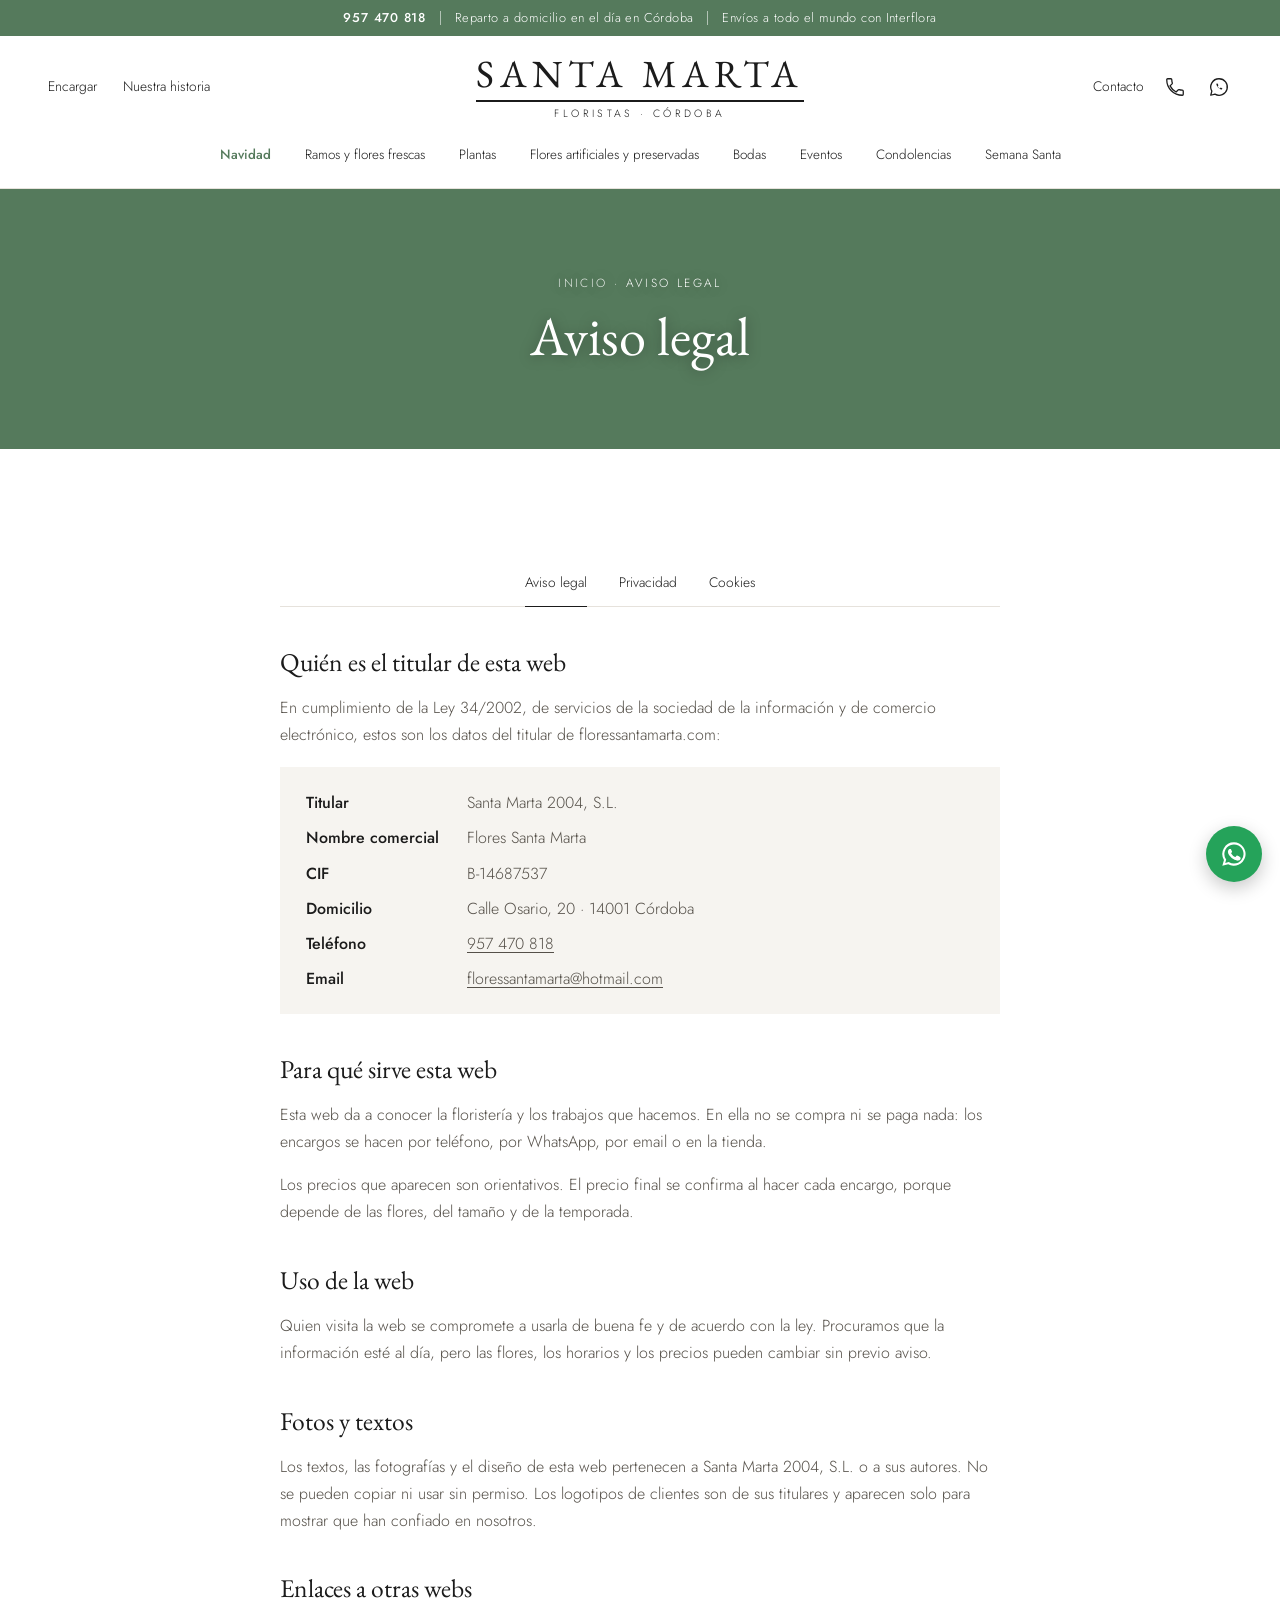
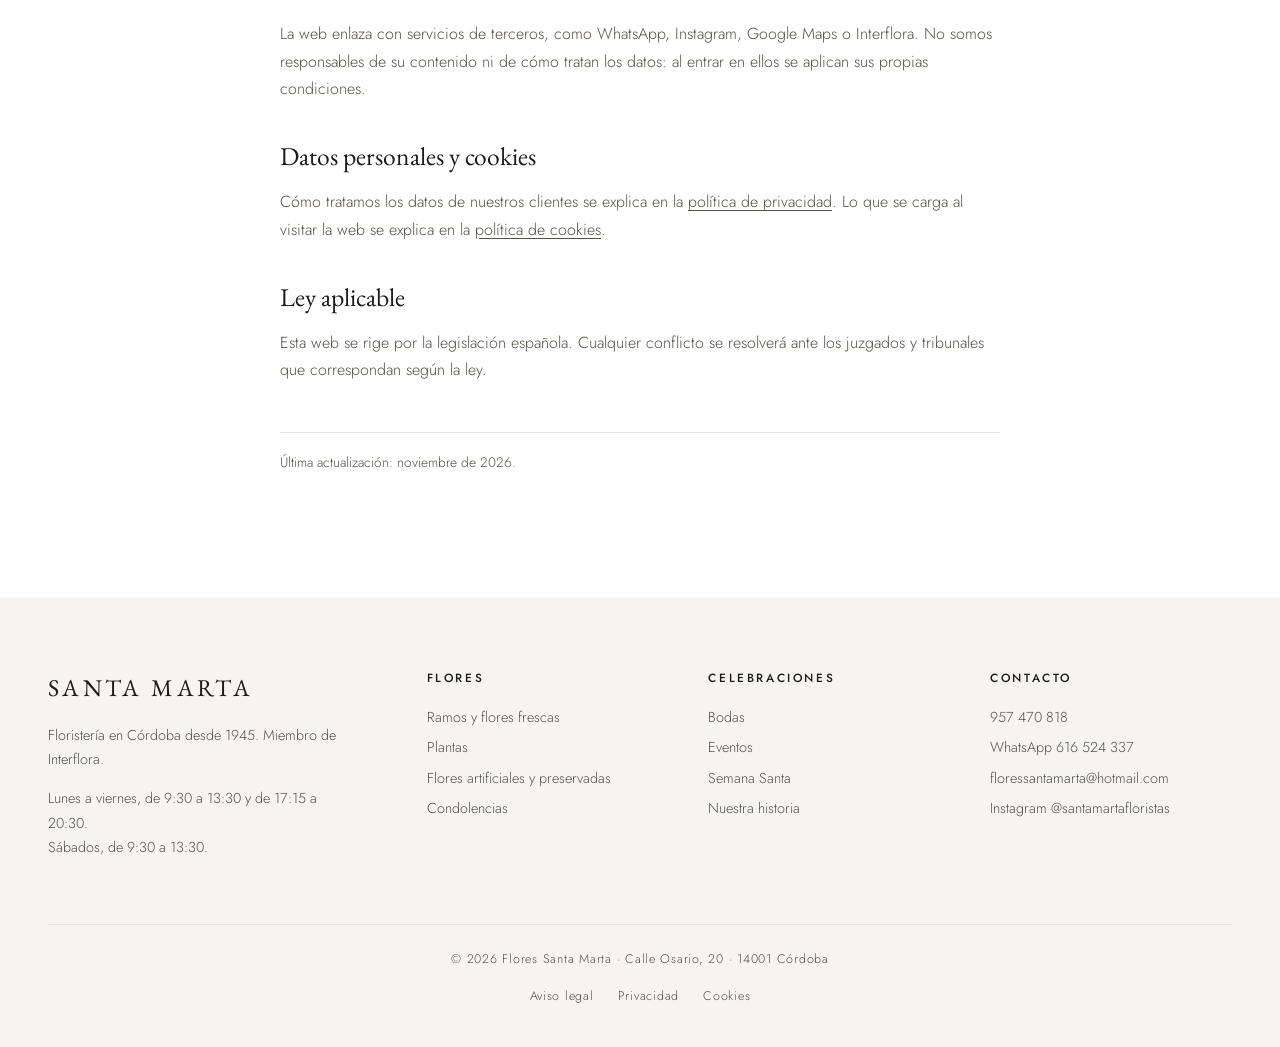
<file: aviso-legal.html>
<!DOCTYPE html>
<html lang="es">
<head>
<meta charset="UTF-8">
<meta name="viewport" content="width=device-width, initial-scale=1">
<title>Aviso legal · Flores Santa Marta</title>
<meta name="description" content="Datos del titular de la web de Flores Santa Marta, floristería en la calle Osario 20 de Córdoba, y condiciones de uso.">
<link rel="canonical" href="https://www.floressantamarta.com/aviso-legal.html">
<meta name="theme-color" content="#ffffff">
<link rel="icon" href="favicon.svg" type="image/svg+xml">
<!-- Página legal: no se indexa. Dejar esta línea también al publicar en floressantamarta.com -->
<meta name="robots" content="noindex, follow">
<link rel="preconnect" href="https://fonts.googleapis.com">
<link rel="preconnect" href="https://fonts.gstatic.com" crossorigin>
<link href="https://fonts.googleapis.com/css2?family=EB+Garamond:ital,wght@0,400;0,500;1,400&family=Jost:wght@300;400;500&display=swap" rel="stylesheet">
<link rel="stylesheet" href="styles.css">
</head>
<body>

<a class="skip" href="#contenido">Saltar al contenido</a>

<div class="topbar">
  <div class="topbar-inner">
    <a href="tel:+34957470818"><strong>957 470 818</strong></a>
    <span class="sep" aria-hidden="true"></span>
    <span>Reparto a domicilio en el día en Córdoba</span>
    <span class="sep hide-sm" aria-hidden="true"></span>
    <span class="hide-sm">Envíos a todo el mundo con Interflora</span>
  </div>
</div>

<header class="site-header" id="top">
  <div class="header-main">
    <nav class="header-side header-left" aria-label="Accesos rápidos">
      <a href="index.html#ocasiones">Encargar</a>
      <a href="nosotros.html">Nuestra historia</a>
    </nav>
    <a class="logo" href="index.html" aria-label="Flores Santa Marta, inicio">
      <span class="logo-name">Santa Marta</span>
      <span class="logo-rule" aria-hidden="true"></span>
      <span class="logo-sub">Floristas · Córdoba</span>
    </a>
    <div class="header-side header-right">
      <a class="hide-md" href="index.html#contacto">Contacto</a>
      <a class="icon-link" href="tel:+34957470818" aria-label="Llamar al 957 470 818">
        <svg viewBox="0 0 24 24" aria-hidden="true"><path d="M6.6 10.8a15.1 15.1 0 0 0 6.6 6.6l2.2-2.2a1 1 0 0 1 1-.25 11.4 11.4 0 0 0 3.6.57 1 1 0 0 1 1 1V20a1 1 0 0 1-1 1A17 17 0 0 1 3 4a1 1 0 0 1 1-1h3.5a1 1 0 0 1 1 1c0 1.25.2 2.45.57 3.57a1 1 0 0 1-.25 1Z" fill="none" stroke="currentColor" stroke-width="1.4"/></svg>
      </a>
      <a class="icon-link" href="https://wa.me/34616524337?text=Hola%2C%20quer%C3%ADa%20hacer%20un%20encargo" target="_blank" rel="noopener" aria-label="Escribir por WhatsApp">
        <svg viewBox="0 0 24 24" aria-hidden="true"><path d="M12 3a9 9 0 0 0-7.8 13.5L3 21l4.6-1.2A9 9 0 1 0 12 3Z" fill="none" stroke="currentColor" stroke-width="1.4" stroke-linejoin="round"/><path d="M9 8.5c.3 2.6 2.4 5.2 5.5 6.5l1.3-1.4-1.9-1-1 .9a5 5 0 0 1-2.4-2.4l.9-1-1-1.9Z" fill="currentColor"/></svg>
      </a>
      <button class="nav-toggle" aria-expanded="false" aria-controls="menu" aria-label="Abrir menú">
        <span></span><span></span><span></span>
      </button>
    </div>
  </div>
  <nav class="nav" id="menu" aria-label="Principal">
    <!-- Temporada de Navidad: quitar después de Reyes -->
    <a class="nav-season" href="index.html#navidad">Navidad</a>
    <a href="flores.html">Ramos y flores frescas</a>
    <a href="plantas.html">Plantas</a>
    <a href="artificiales.html">Flores artificiales y preservadas</a>
    <a href="bodas.html">Bodas</a>
    <a href="eventos.html">Eventos</a>
    <a href="condolencias.html">Condolencias</a>
    <a href="semana-santa.html">Semana Santa</a>
    <a class="nav-extra" href="index.html#contacto">Contacto</a>
  </nav>
</header>

<main id="contenido">

  <section class="banner banner-plain banner-legal">
    <div class="banner-content">
      <p class="crumbs"><a href="index.html">Inicio</a> · Aviso legal</p>
      <h1>Aviso legal</h1>
    </div>
  </section>

  <section class="section">
    <article class="legal">
      <nav class="legal-nav" aria-label="Información legal"><a href="aviso-legal.html" aria-current="page">Aviso legal</a><a href="privacidad.html">Privacidad</a><a href="cookies.html">Cookies</a></nav>
      <h2>Quién es el titular de esta web</h2>
      <p>En cumplimiento de la Ley 34/2002, de servicios de la sociedad de la información y de comercio electrónico, estos son los datos del titular de floressantamarta.com:</p>
      <dl>
        <dt>Titular</dt><dd>Santa Marta 2004, S.L.</dd>
        <dt>Nombre comercial</dt><dd>Flores Santa Marta</dd>
        <dt>CIF</dt><dd>B-14687537</dd>
        <dt>Domicilio</dt><dd>Calle Osario, 20 · 14001 Córdoba</dd>
        <dt>Teléfono</dt><dd><a href="tel:+34957470818">957 470 818</a></dd>
        <dt>Email</dt><dd><a href="mailto:floressantamarta@hotmail.com">floressantamarta@hotmail.com</a></dd>
        <!-- PENDIENTE: datos del Registro Mercantil (registro, tomo, folio, hoja e inscripción). Están en la escritura de la sociedad o en una nota simple del Registro. Añadir aquí:
        <dt>Registro Mercantil</dt><dd>Inscrita en el Registro Mercantil de …, tomo …, folio …, hoja …, inscripción …</dd> -->
      </dl>

      <h2>Para qué sirve esta web</h2>
      <p>Esta web da a conocer la floristería y los trabajos que hacemos. En ella no se compra ni se paga nada: los encargos se hacen por teléfono, por WhatsApp, por email o en la tienda.</p>
      <p>Los precios que aparecen son orientativos. El precio final se confirma al hacer cada encargo, porque depende de las flores, del tamaño y de la temporada.</p>

      <h2>Uso de la web</h2>
      <p>Quien visita la web se compromete a usarla de buena fe y de acuerdo con la ley. Procuramos que la información esté al día, pero las flores, los horarios y los precios pueden cambiar sin previo aviso.</p>

      <h2>Fotos y textos</h2>
      <p>Los textos, las fotografías y el diseño de esta web pertenecen a Santa Marta 2004, S.L. o a sus autores. No se pueden copiar ni usar sin permiso. Los logotipos de clientes son de sus titulares y aparecen solo para mostrar que han confiado en nosotros.</p>

      <h2>Enlaces a otras webs</h2>
      <p>La web enlaza con servicios de terceros, como WhatsApp, Instagram, Google Maps o Interflora. No somos responsables de su contenido ni de cómo tratan los datos: al entrar en ellos se aplican sus propias condiciones.</p>

      <h2>Datos personales y cookies</h2>
      <p>Cómo tratamos los datos de nuestros clientes se explica en la <a href="privacidad.html">política de privacidad</a>. Lo que se carga al visitar la web se explica en la <a href="cookies.html">política de cookies</a>.</p>

      <h2>Ley aplicable</h2>
      <p>Esta web se rige por la legislación española. Cualquier conflicto se resolverá ante los juzgados y tribunales que correspondan según la ley.</p>

      <p class="legal-date">Última actualización: noviembre de 2026.</p>
    </article>
  </section>

</main>

<footer class="site-footer">
  <div class="footer-cols">
    <div>
      <span class="logo-name logo-name-sm">Santa Marta</span>
      <p>Floristería en Córdoba desde 1945. Miembro de Interflora.</p>
      <p>Lunes a viernes, de 9:30 a 13:30 y de 17:15 a 20:30.<br>Sábados, de 9:30 a 13:30.</p>
    </div>
    <div>
      <h2>Flores</h2>
      <a href="flores.html">Ramos y flores frescas</a>
      <a href="plantas.html">Plantas</a>
      <a href="artificiales.html">Flores artificiales y preservadas</a>
      <a href="condolencias.html">Condolencias</a>
    </div>
    <div>
      <h2>Celebraciones</h2>
      <a href="bodas.html">Bodas</a>
      <a href="eventos.html">Eventos</a>
      <a href="semana-santa.html">Semana Santa</a>
      <a href="nosotros.html">Nuestra historia</a>
    </div>
    <div>
      <h2>Contacto</h2>
      <a href="tel:+34957470818">957 470 818</a>
      <a href="https://wa.me/34616524337" target="_blank" rel="noopener">WhatsApp 616 524 337</a>
      <a href="mailto:floressantamarta@hotmail.com">floressantamarta@hotmail.com</a>
      <a href="https://www.instagram.com/santamartafloristas/" target="_blank" rel="noopener">Instagram @santamartafloristas</a>
    </div>
  </div>
  <p class="footer-bottom">© <span id="year"></span> Flores Santa Marta · Calle Osario, 20 · 14001 Córdoba<span class="footer-legal"><a href="aviso-legal.html">Aviso legal</a><a href="privacidad.html">Privacidad</a><a href="cookies.html">Cookies</a></span></p>
</footer>

<a class="wa-float" href="https://wa.me/34616524337?text=Hola%2C%20quer%C3%ADa%20hacer%20un%20encargo" target="_blank" rel="noopener" aria-label="Escribir por WhatsApp">
  <svg aria-hidden="true" viewBox="0 0 24 24"><path d="M12 2a10 10 0 0 0-8.6 15.1L2 22l5-1.3A10 10 0 1 0 12 2Zm0 18.2a8.2 8.2 0 0 1-4.2-1.1l-.3-.2-3 .8.8-2.9-.2-.3A8.2 8.2 0 1 1 12 20.2Zm4.5-6.1c-.2-.1-1.5-.7-1.7-.8-.2-.1-.4-.1-.6.1l-.8 1c-.1.2-.3.2-.5.1a6.7 6.7 0 0 1-3.3-2.9c-.2-.4.2-.4.7-1.3.1-.2 0-.3 0-.4l-.8-1.8c-.2-.5-.4-.4-.6-.4h-.5a1 1 0 0 0-.7.3 3 3 0 0 0-.9 2.2 5.2 5.2 0 0 0 1.1 2.8 11.9 11.9 0 0 0 4.6 4c1.7.7 2.3.8 3.2.6a2.7 2.7 0 0 0 1.8-1.2 2.2 2.2 0 0 0 .1-1.3c0-.1-.2-.2-.4-.3Z"/></svg>
</a>

<script src="script.js"></script>
</body>
</html>
</file>
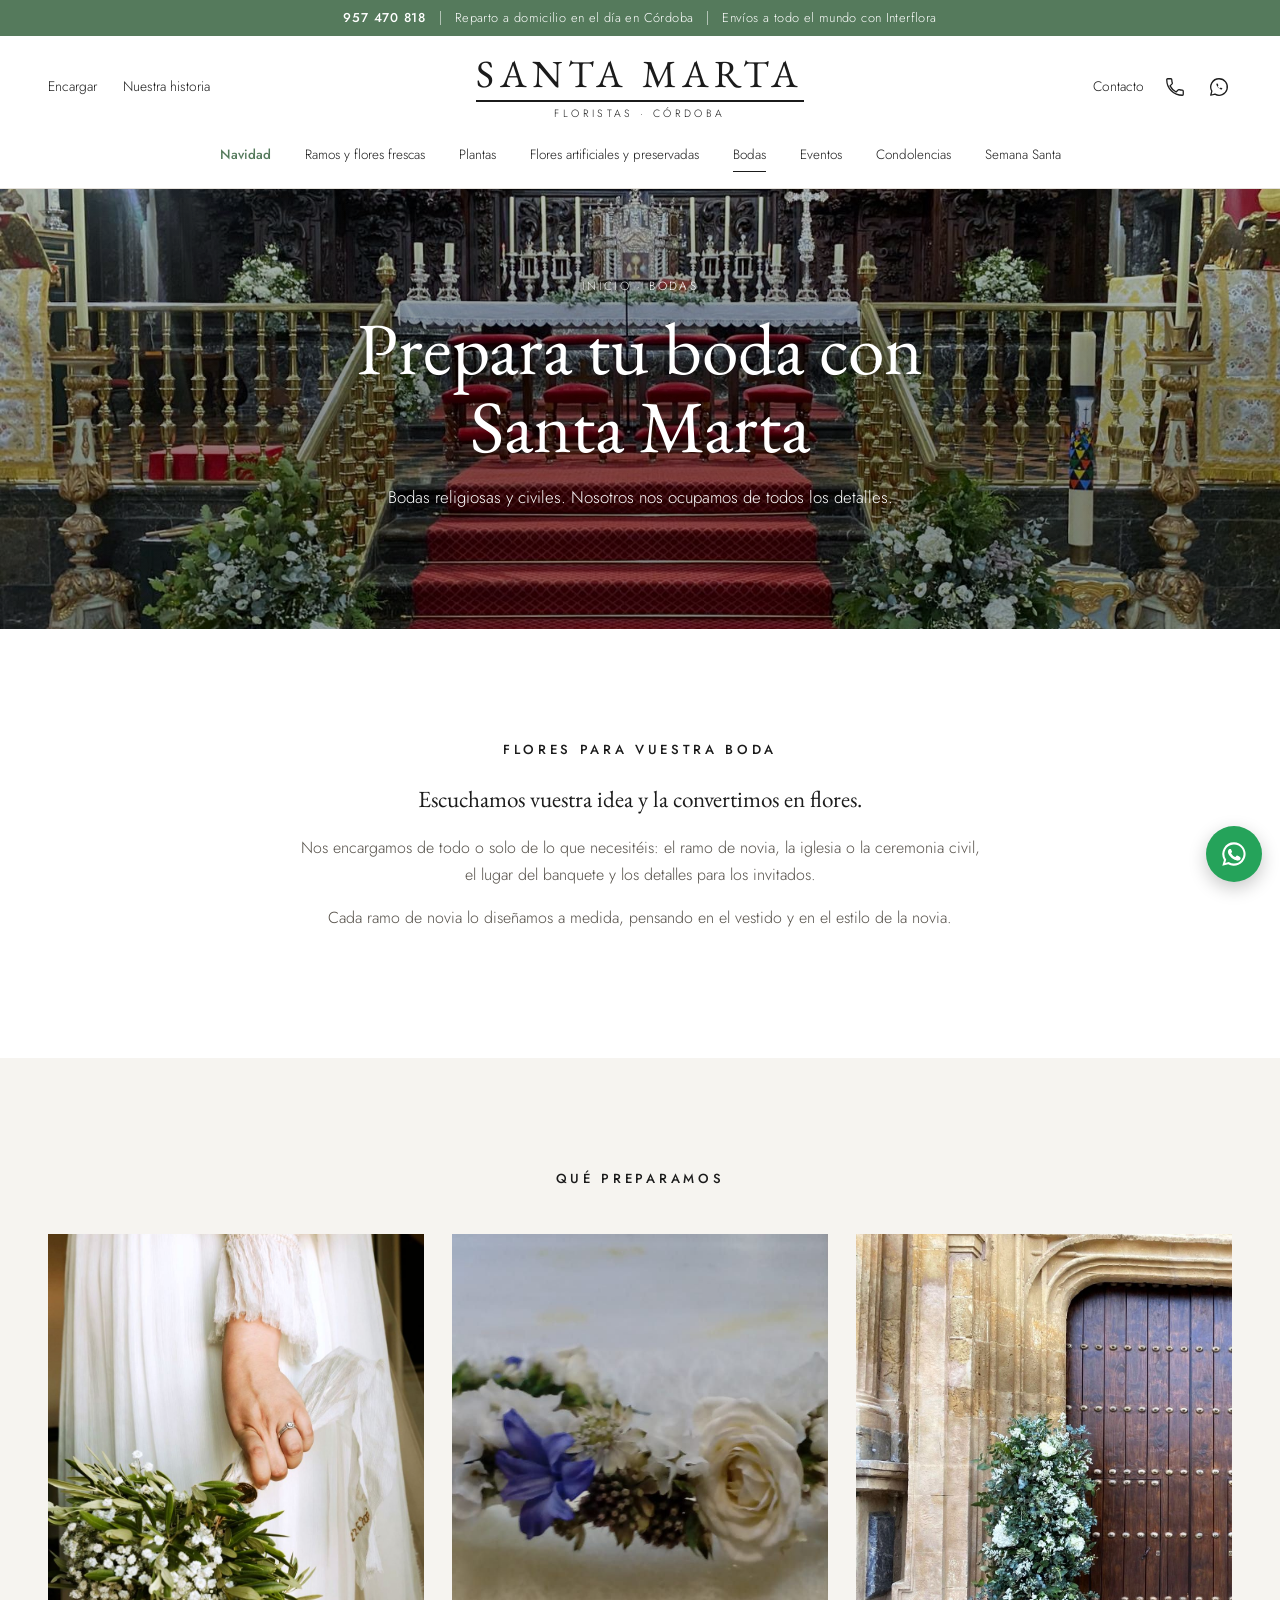
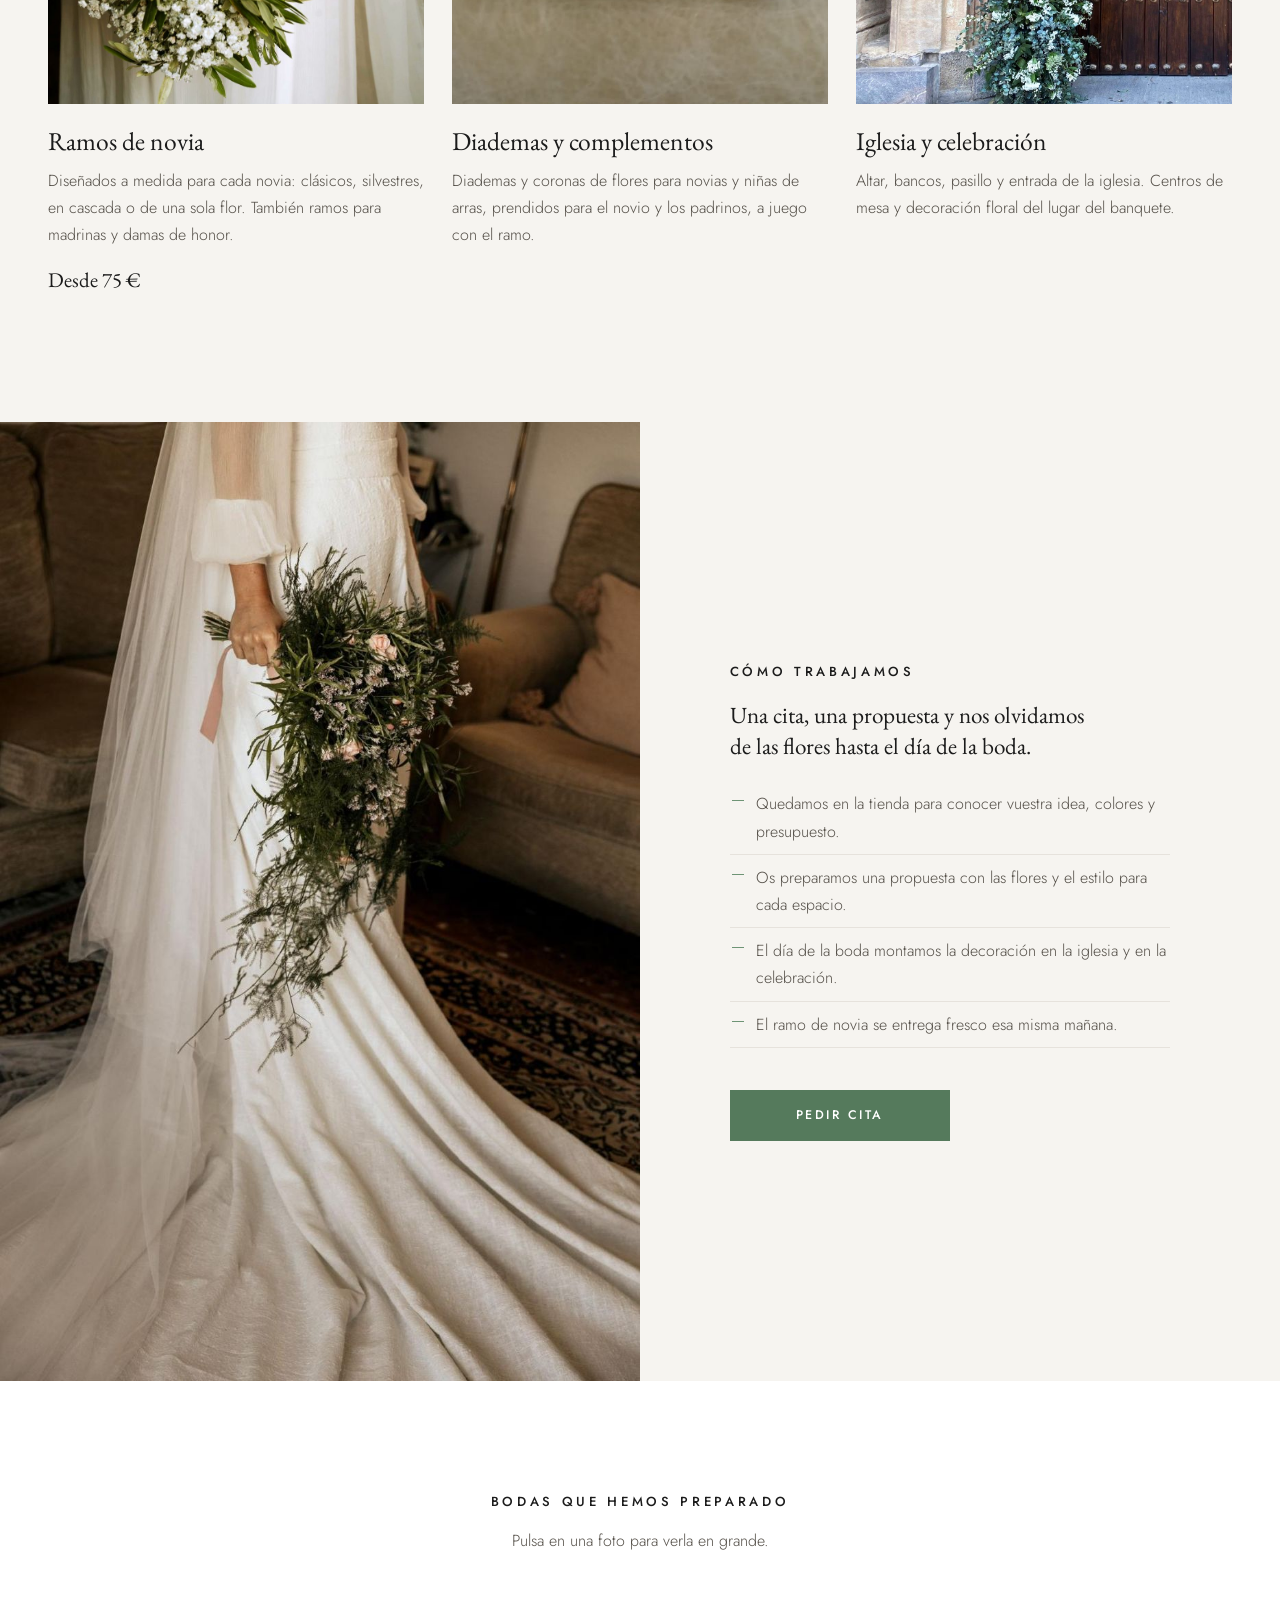
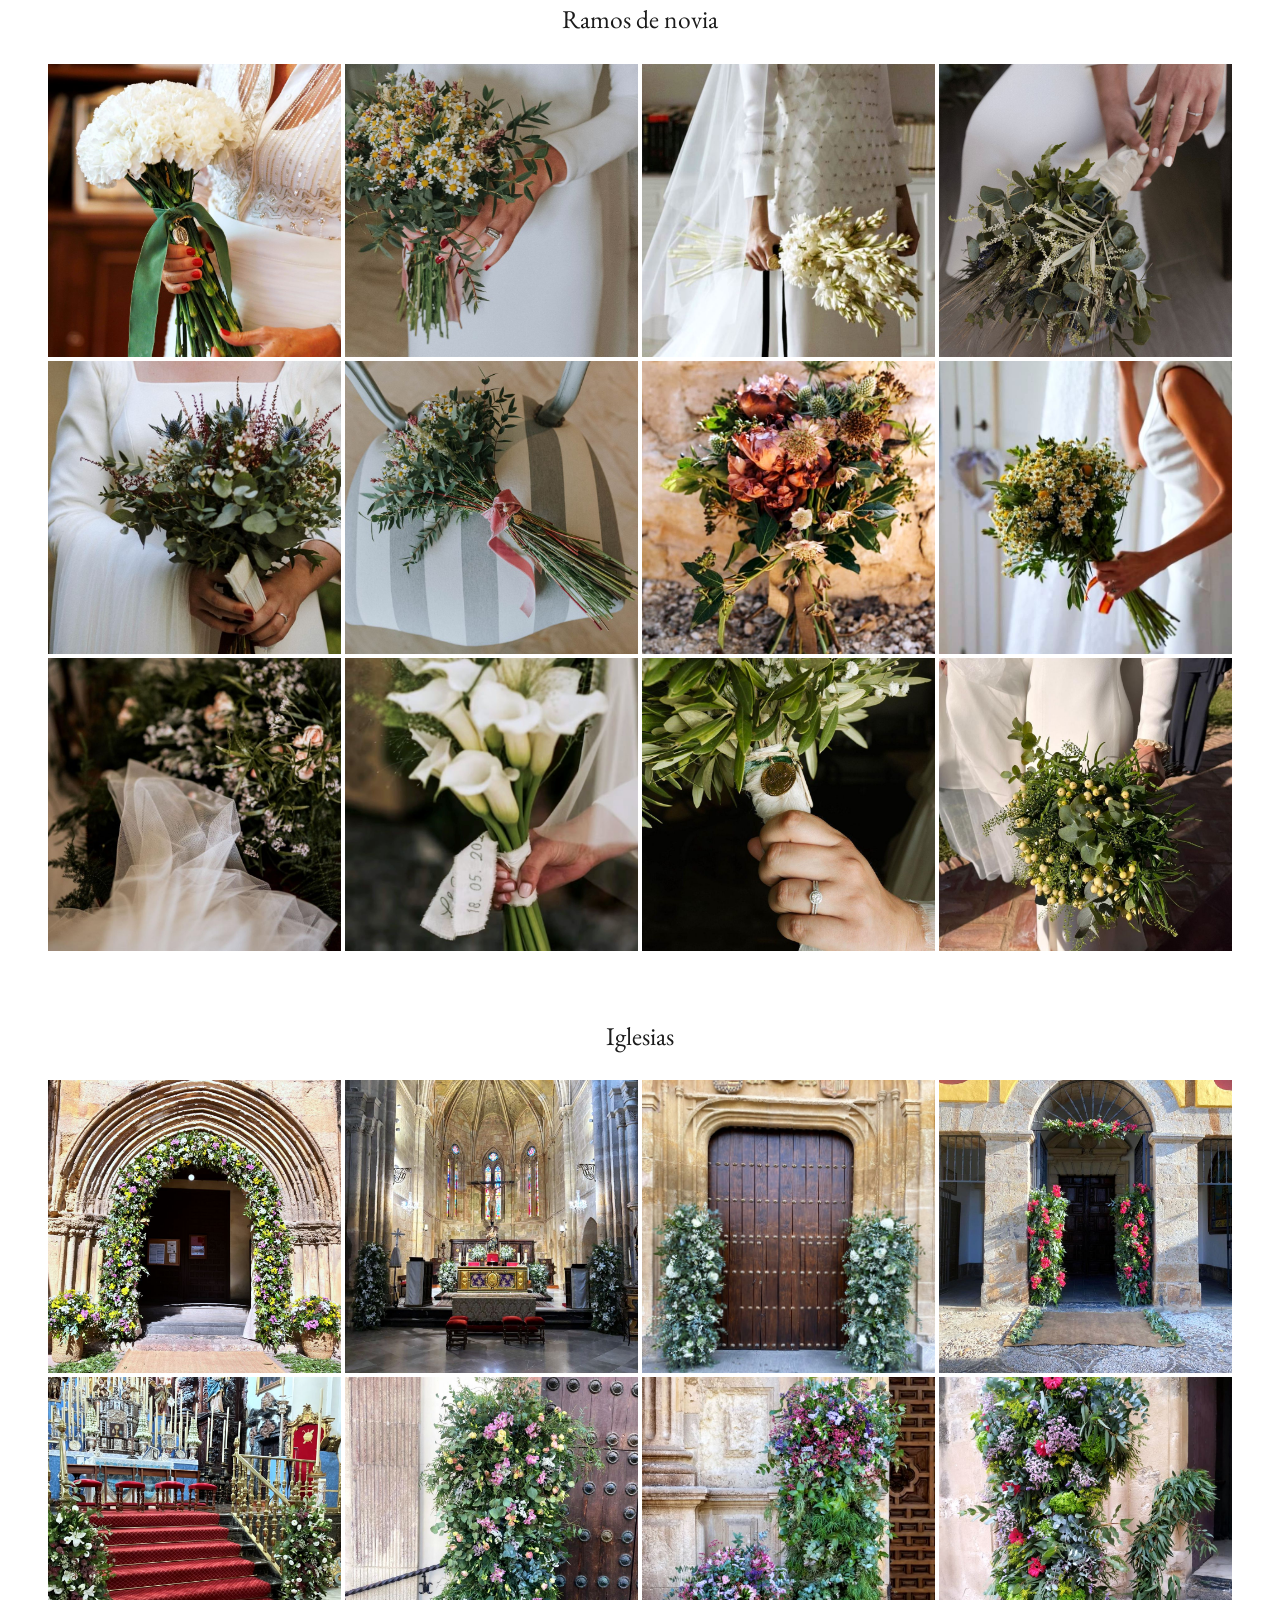
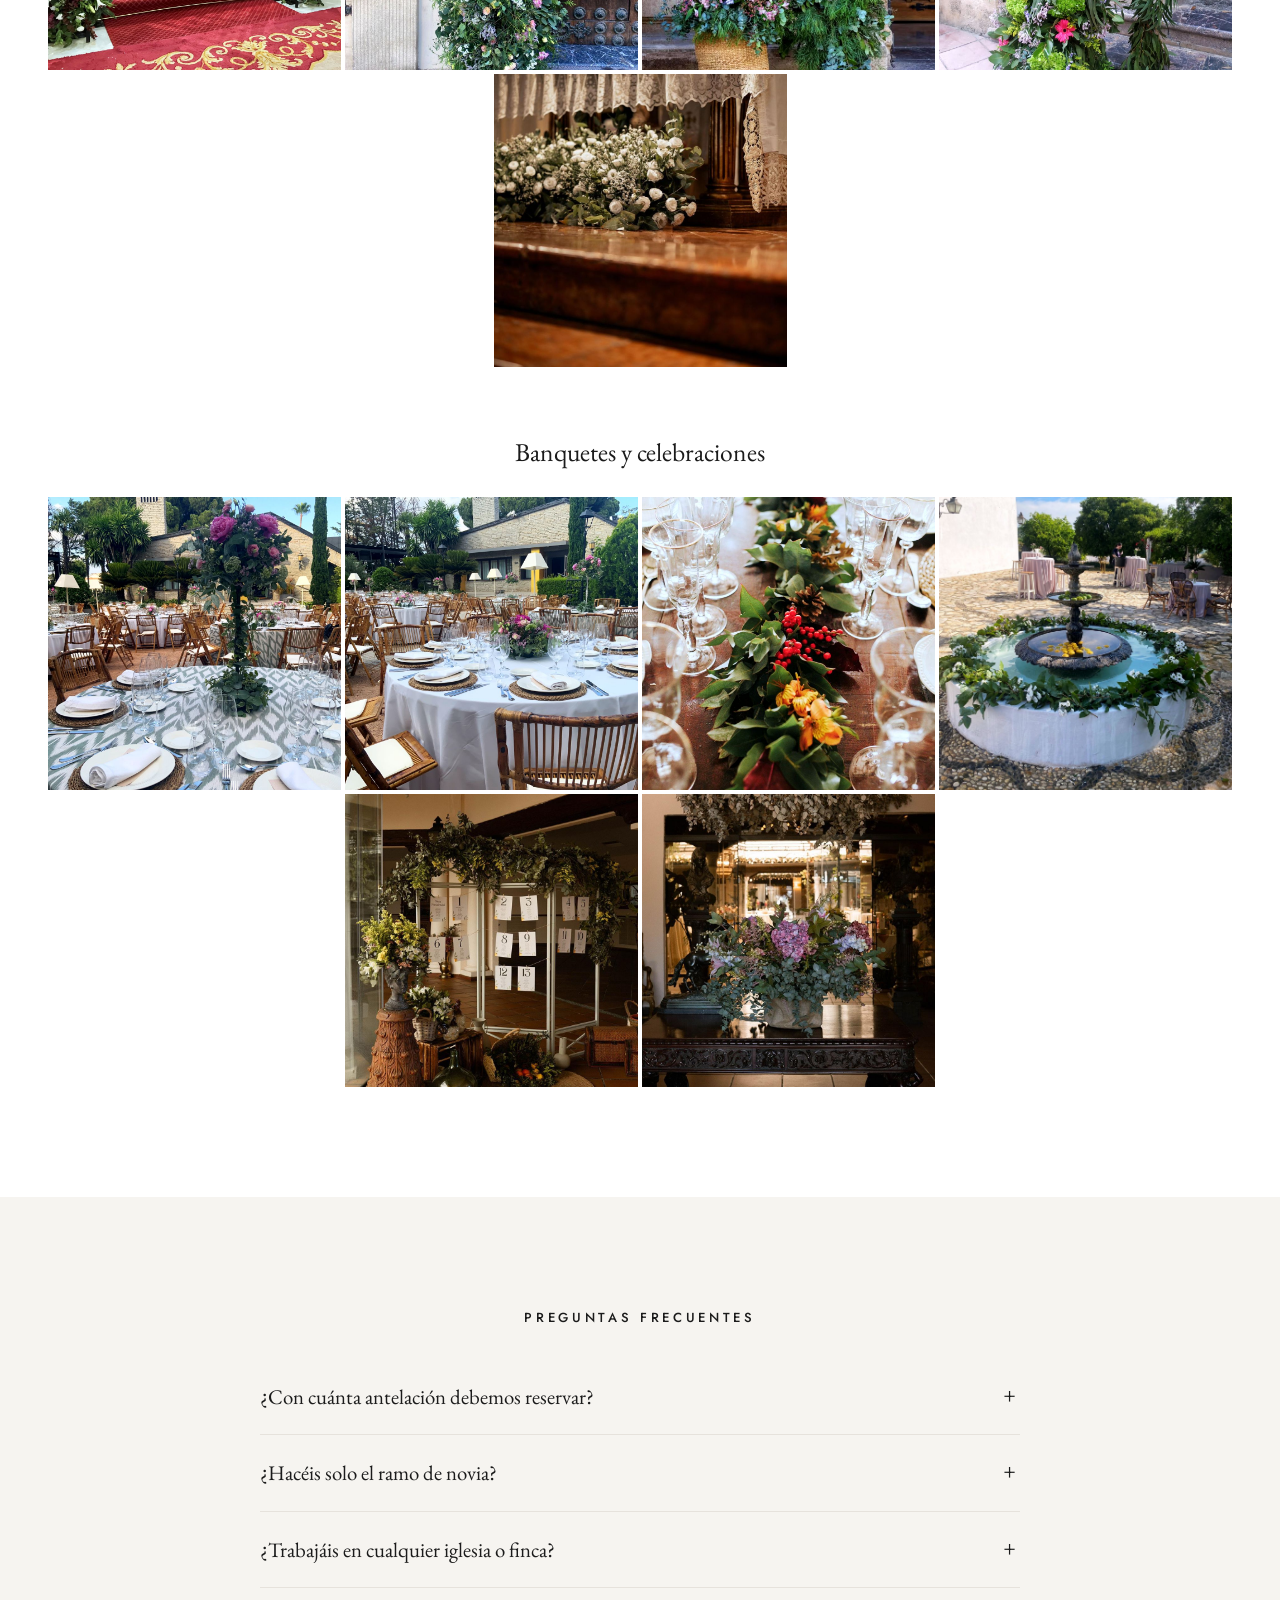
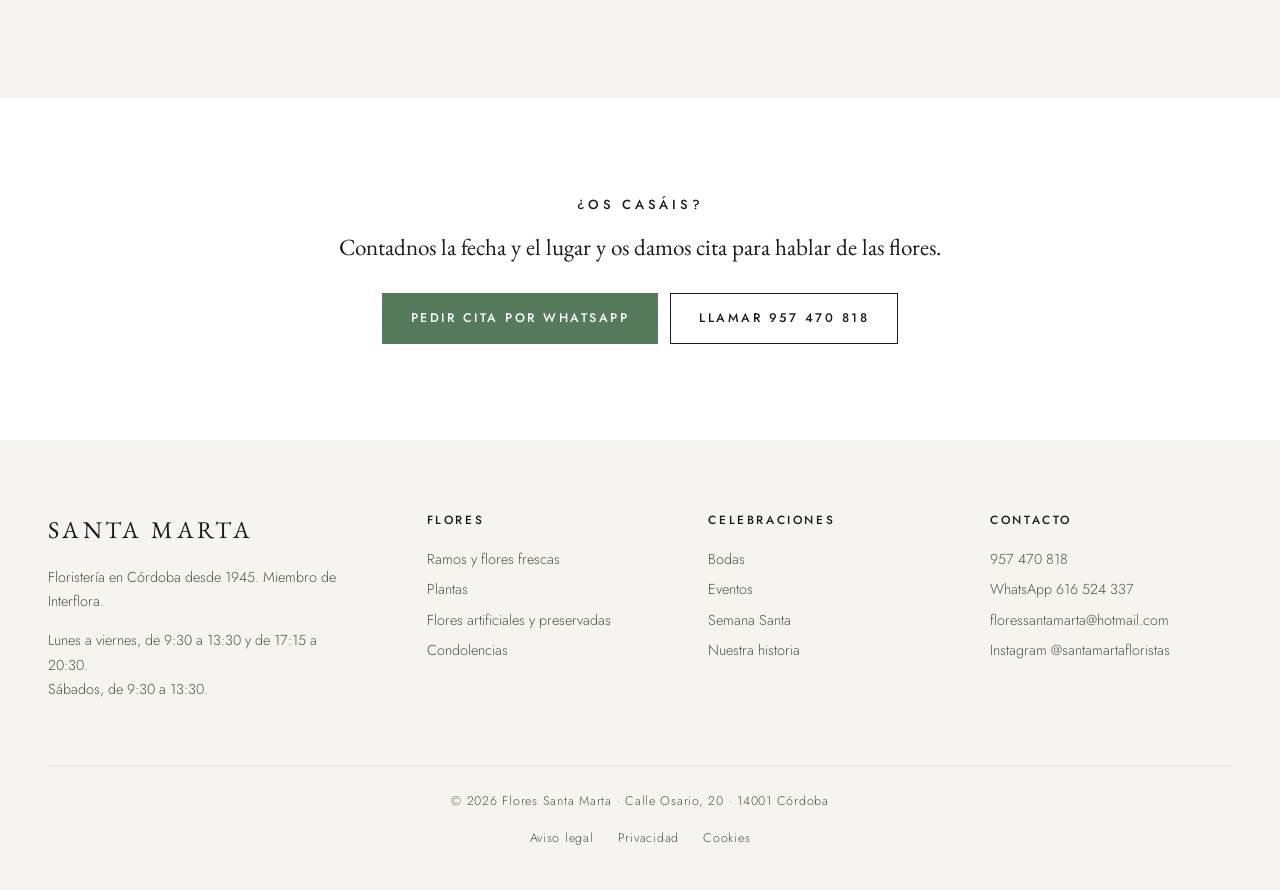
<file: bodas.html>
<!DOCTYPE html>
<html lang="es">
<head>
<meta charset="UTF-8">
<meta name="viewport" content="width=device-width, initial-scale=1">
<title>Flores para bodas en Córdoba · Flores Santa Marta</title>
<meta name="description" content="Ramos de novia personalizados, diademas y decoración floral de iglesias y lugares de celebración en Córdoba. Bodas religiosas y civiles.">
<link rel="canonical" href="https://www.floressantamarta.com/bodas.html">
<meta property="og:title" content="Flores para bodas · Flores Santa Marta">
<meta property="og:description" content="Ramos de novia, diademas y decoración de iglesia y celebración en Córdoba.">
<meta property="og:type" content="website">
<meta property="og:locale" content="es_ES">
<meta property="og:image" content="https://www.floressantamarta.com/img/44588530_752810255064367_37848621906919424_n.jpg">
<meta name="theme-color" content="#ffffff">
<link rel="icon" href="favicon.svg" type="image/svg+xml">
<link rel="preconnect" href="https://fonts.googleapis.com">
<link rel="preconnect" href="https://fonts.gstatic.com" crossorigin>
<link href="https://fonts.googleapis.com/css2?family=EB+Garamond:ital,wght@0,400;0,500;1,400&family=Jost:wght@300;400;500&display=swap" rel="stylesheet">
<link rel="stylesheet" href="styles.css">
<script type="application/ld+json">
{
  "@context": "https://schema.org",
  "@type": "BreadcrumbList",
  "itemListElement": [
    { "@type": "ListItem", "position": 1, "name": "Inicio", "item": "https://www.floressantamarta.com/" },
    { "@type": "ListItem", "position": 2, "name": "Bodas", "item": "https://www.floressantamarta.com/bodas.html" }
  ]
}
</script>
<script type="application/ld+json">
{
  "@context": "https://schema.org",
  "@type": "Service",
  "serviceType": "Flores para bodas",
  "name": "Flores para bodas en Córdoba",
  "description": "Ramos de novia personalizados, diademas y decoración floral de iglesias y lugares de celebración en Córdoba. Bodas religiosas y civiles.",
  "url": "https://www.floressantamarta.com/bodas.html",
  "provider": {
    "@type": "Florist",
    "@id": "https://www.floressantamarta.com/#floristeria",
    "name": "Flores Santa Marta"
  },
  "areaServed": {
    "@type": "City",
    "name": "Córdoba"
  },
  "hasOfferCatalog": {
    "@type": "OfferCatalog",
    "name": "Flores para bodas",
    "itemListElement": [
      {
        "@type": "Offer",
        "itemOffered": {
          "@type": "Service",
          "name": "Ramo de novia"
        }
      },
      {
        "@type": "Offer",
        "itemOffered": {
          "@type": "Service",
          "name": "Decoración floral de iglesias"
        }
      },
      {
        "@type": "Offer",
        "itemOffered": {
          "@type": "Service",
          "name": "Decoración floral del lugar de celebración"
        }
      }
    ]
  }
}
</script>
<script type="application/ld+json">
{
  "@context": "https://schema.org",
  "@type": "FAQPage",
  "mainEntity": [
    {
      "@type": "Question",
      "name": "¿Con cuánta antelación debemos reservar?",
      "acceptedAnswer": {
        "@type": "Answer",
        "text": "Cuanto antes mejor, sobre todo en primavera y otoño. Lo ideal es vernos unos meses antes para reservar la fecha y elegir las flores."
      }
    },
    {
      "@type": "Question",
      "name": "¿Hacéis solo el ramo de novia?",
      "acceptedAnswer": {
        "@type": "Answer",
        "text": "Sí. Podemos encargarnos solo del ramo y los complementos, o de toda la decoración floral de la boda."
      }
    },
    {
      "@type": "Question",
      "name": "¿Trabajáis en cualquier iglesia o finca?",
      "acceptedAnswer": {
        "@type": "Answer",
        "text": "Decoramos iglesias, ayuntamientos, fincas y hoteles de Córdoba. Si la celebración es fuera, pregúntanos."
      }
    }
  ]
}
</script>
</head>
<body>

<a class="skip" href="#contenido">Saltar al contenido</a>

<div class="topbar">
  <div class="topbar-inner">
    <a href="tel:+34957470818"><strong>957 470 818</strong></a>
    <span class="sep" aria-hidden="true"></span>
    <span>Reparto a domicilio en el día en Córdoba</span>
    <span class="sep hide-sm" aria-hidden="true"></span>
    <span class="hide-sm">Envíos a todo el mundo con Interflora</span>
  </div>
</div>

<header class="site-header" id="top">
  <div class="header-main">
    <nav class="header-side header-left" aria-label="Accesos rápidos">
      <a href="index.html#ocasiones">Encargar</a>
      <a href="nosotros.html">Nuestra historia</a>
    </nav>
    <a class="logo" href="index.html" aria-label="Flores Santa Marta, inicio">
      <span class="logo-name">Santa Marta</span>
      <span class="logo-rule" aria-hidden="true"></span>
      <span class="logo-sub">Floristas · Córdoba</span>
    </a>
    <div class="header-side header-right">
      <a class="hide-md" href="index.html#contacto">Contacto</a>
      <a class="icon-link" href="tel:+34957470818" aria-label="Llamar al 957 470 818">
        <svg viewBox="0 0 24 24" aria-hidden="true"><path d="M6.6 10.8a15.1 15.1 0 0 0 6.6 6.6l2.2-2.2a1 1 0 0 1 1-.25 11.4 11.4 0 0 0 3.6.57 1 1 0 0 1 1 1V20a1 1 0 0 1-1 1A17 17 0 0 1 3 4a1 1 0 0 1 1-1h3.5a1 1 0 0 1 1 1c0 1.25.2 2.45.57 3.57a1 1 0 0 1-.25 1Z" fill="none" stroke="currentColor" stroke-width="1.4"/></svg>
      </a>
      <a class="icon-link" href="https://wa.me/34616524337?text=Hola%2C%20quer%C3%ADa%20informaci%C3%B3n%20sobre%20flores%20para%20boda" target="_blank" rel="noopener" aria-label="Escribir por WhatsApp">
        <svg viewBox="0 0 24 24" aria-hidden="true"><path d="M12 3a9 9 0 0 0-7.8 13.5L3 21l4.6-1.2A9 9 0 1 0 12 3Z" fill="none" stroke="currentColor" stroke-width="1.4" stroke-linejoin="round"/><path d="M9 8.5c.3 2.6 2.4 5.2 5.5 6.5l1.3-1.4-1.9-1-1 .9a5 5 0 0 1-2.4-2.4l.9-1-1-1.9Z" fill="currentColor"/></svg>
      </a>
      <button class="nav-toggle" aria-expanded="false" aria-controls="menu" aria-label="Abrir menú">
        <span></span><span></span><span></span>
      </button>
    </div>
  </div>
  <nav class="nav" id="menu" aria-label="Principal">
    <!-- Temporada de Navidad: quitar después de Reyes -->
    <a class="nav-season" href="index.html#navidad">Navidad</a>
    <a href="flores.html">Ramos y flores frescas</a>
    <a href="plantas.html">Plantas</a>
    <a href="artificiales.html">Flores artificiales y preservadas</a>
    <a href="bodas.html" aria-current="page">Bodas</a>
    <a href="eventos.html">Eventos</a>
    <a href="condolencias.html">Condolencias</a>
    <a href="semana-santa.html">Semana Santa</a>
    <a class="nav-extra" href="index.html#contacto">Contacto</a>
  </nav>
</header>

<main id="contenido">

  <section class="banner page-hero">
    <img src="img/fotos/boda-altar-escalinata.jpg" width="1600" height="1200" alt="Altar mayor de una iglesia decorado con flores blancas para una boda" fetchpriority="high">
    <div class="banner-content">
      <p class="crumbs"><a href="index.html">Inicio</a> · Bodas</p>
      <h1>Prepara tu boda con Santa Marta</h1>
      <p class="banner-text">Bodas religiosas y civiles. Nosotros nos ocupamos de todos los detalles.</p>
    </div>
  </section>

  <section class="section">
    <div class="prose">
      <h2 class="label">Flores para vuestra boda</h2>
      <p class="lead">Escuchamos vuestra idea y la convertimos en flores.</p>
      <p>Nos encargamos de todo o solo de lo que necesitéis: el ramo de novia, la iglesia o la ceremonia civil, el lugar del banquete y los detalles para los invitados.</p>
      <p>Cada ramo de novia lo diseñamos a medida, pensando en el vestido y en el estilo de la novia.</p>
    </div>
  </section>

  <section class="section bg-paper">
    <h2 class="label">Qué preparamos</h2>
    <div class="features" style="margin-top:44px">
      <article class="feature">
        <img src="img/fotos/novia-paniculata.jpg" width="933" height="1400" alt="Ramo de novia de paniculata y olivo" loading="lazy">
        <h3>Ramos de novia</h3>
        <p>Diseñados a medida para cada novia: clásicos, silvestres, en cascada o de una sola flor. También ramos para madrinas y damas de honor.</p>
        <p class="feature-price">Desde 75 €</p>
      </article>
      <article class="feature">
        <img src="img/diadema1.jpg" width="1600" height="900" alt="Diadema de flores naturales" loading="lazy">
        <h3>Diademas y complementos</h3>
        <p>Diademas y coronas de flores para novias y niñas de arras, prendidos para el novio y los padrinos, a juego con el ramo.</p>
      </article>
      <article class="feature">
        <img src="img/fotos/boda-puerta-columna.jpg" width="1037" height="1400" alt="Columna de flor blanca junto a la puerta de una iglesia" loading="lazy">
        <h3>Iglesia y celebración</h3>
        <p>Altar, bancos, pasillo y entrada de la iglesia. Centros de mesa y decoración floral del lugar del banquete.</p>
      </article>
    </div>
  </section>

  <section class="split">
    <div class="split-media">
      <img src="img/fotos/novia-cascada-pro.jpg" width="934" height="1400" alt="Novia con ramo en cascada de esparraguera, rosas pequeñas y limonium" loading="lazy">
    </div>
    <div class="split-text">
      <h2 class="label">Cómo trabajamos</h2>
      <p class="lead">Una cita, una propuesta y nos olvidamos de las flores hasta el día de la boda.</p>
      <ul class="ticks">
        <li>Quedamos en la tienda para conocer vuestra idea, colores y presupuesto.</li>
        <li>Os preparamos una propuesta con las flores y el estilo para cada espacio.</li>
        <li>El día de la boda montamos la decoración en la iglesia y en la celebración.</li>
        <li>El ramo de novia se entrega fresco esa misma mañana.</li>
      </ul>
      <a class="btn" href="https://wa.me/34616524337?text=Hola%2C%20quer%C3%ADa%20pedir%20cita%20para%20las%20flores%20de%20mi%20boda" target="_blank" rel="noopener">Pedir cita</a>
    </div>
  </section>

  <section class="section">
    <h2 class="label">Bodas que hemos preparado</h2>
    <p class="section-intro">Pulsa en una foto para verla en grande.</p>
    <h3 class="gallery-title">Ramos de novia</h3>
    <div class="gallery">
      <img src="img/fotos/novia-claveles-blancos.jpg" width="933" height="1400" alt="Ramo de novia de claveles blancos con cinta verde" loading="lazy">
      <img src="img/fotos/novia-margaritas-pro.jpg" width="1400" height="929" alt="Ramo de novia de margaritas y paniculata" loading="lazy">
      <img src="img/fotos/novia-ramo-blanco.jpg" width="1170" height="1120" alt="Ramo de novia de flor blanca con velo" loading="lazy">
      <img src="img/fotos/novia-olivo-pro.jpg" width="1136" height="1400" alt="Ramo de novia de olivo y eucalipto" loading="lazy">
      <img src="img/fotos/novia-ramo-cardo.jpg" width="1170" height="823" alt="Ramo de novia de cardo, eucalipto y brezo" loading="lazy">
      <img src="img/fotos/novia-silla-pro.jpg" width="1400" height="933" alt="Ramo de novia de olivo con cinta rosa sobre una silla" loading="lazy">
      <img src="img/fotos/preservada-ramo-novia.jpg" width="1146" height="1400" alt="Ramo de novia de peonías preservadas y cardo" loading="lazy">
      <img src="img/fotos/novia-silvestre.jpg" width="739" height="902" alt="Ramo de novia silvestre con margaritas" loading="lazy">
      <img src="img/fotos/novia-velo-pro.jpg" width="934" height="1400" alt="Ramo de novia de rosas y limonium junto al velo" loading="lazy">
      <img src="img/fotos/novia-calas.jpg" width="943" height="1400" alt="Ramo de novia de calas blancas" loading="lazy">
      <img src="img/fotos/novia-olivo-anillo-pro.jpg" width="934" height="1400" alt="Ramo de novia de olivo y paniculata con una medalla en el mango" loading="lazy">
      <img src="img/fotos/novia-hypericum-pro.jpg" width="1050" height="1400" alt="Ramo de novia de hypericum blanco y eucalipto" loading="lazy">
    </div>
    <h3 class="gallery-title">Iglesias</h3>
    <div class="gallery">
      <img src="img/fotos/boda-portada-iglesia.jpg" width="1400" height="1050" alt="Portada de iglesia decorada con un arco de flores" loading="lazy">
      <img src="img/fotos/boda-catedral.jpg" width="1050" height="1400" alt="Iglesia decorada con columnas de flor blanca" loading="lazy">
      <img src="img/fotos/boda-portada-puertas.jpg" width="1210" height="1400" alt="Puerta de iglesia con dos columnas de flor blanca" loading="lazy">
      <img src="img/fotos/boda-entrada-flores-rojas.jpg" width="1400" height="1050" alt="Entrada decorada con columnas de flores rojas" loading="lazy">
      <img src="img/fotos/boda-altar-lateral.jpg" width="1400" height="1050" alt="Escalinata del altar con flores blancas" loading="lazy">
      <img src="img/fotos/boda-columna-flores.jpg" width="1050" height="1400" alt="Columna de flores en la puerta de una iglesia" loading="lazy">
      <img src="img/fotos/boda-portada-cesta.jpg" width="1008" height="1400" alt="Portada de iglesia con columna de flores y cesta" loading="lazy">
      <img src="img/fotos/boda-columna.jpg" width="1050" height="1400" alt="Columna de flores en la entrada de una iglesia" loading="lazy">
      <img src="img/fotos/boda-altar-lisianthus-pro.jpg" width="932" height="1400" alt="Flores blancas a los pies del altar" loading="lazy">
    </div>
    <h3 class="gallery-title">Banquetes y celebraciones</h3>
    <div class="gallery">
      <img src="img/fotos/boda-banquete.jpg" width="1050" height="1400" alt="Mesa de banquete en un jardín con centro alto de flores" loading="lazy">
      <img src="img/fotos/boda-mesa-blanca.jpg" width="1400" height="1050" alt="Mesa redonda de banquete con centro bajo de flores" loading="lazy">
      <img src="img/fotos/boda-guirnalda-mesa.jpg" width="1140" height="1400" alt="Guirnalda de flores y hojas sobre una mesa de banquete" loading="lazy">
      <img src="img/fotos/boda-fuente.jpg" width="1267" height="1400" alt="Fuente decorada con una corona de verde" loading="lazy">
      <img src="img/fotos/boda-plano-mesas-pro.jpg" width="934" height="1400" alt="Plano de mesas decorado con eucalipto y solidago" loading="lazy">
      <img src="img/fotos/boda-centro-hortensias-pro.jpg" width="934" height="1400" alt="Centro de hortensias, lilium y eucalipto bajo una lámpara de eucalipto" loading="lazy">
    </div>
  </section>

  <section class="section bg-paper">
    <h2 class="label">Preguntas frecuentes</h2>
    <div class="faq" style="margin-top:30px">
      <details>
        <summary>¿Con cuánta antelación debemos reservar?</summary>
        <p>Cuanto antes mejor, sobre todo en primavera y otoño. Lo ideal es vernos unos meses antes para reservar la fecha y elegir las flores.</p>
      </details>
      <details>
        <summary>¿Hacéis solo el ramo de novia?</summary>
        <p>Sí. Podemos encargarnos solo del ramo y los complementos, o de toda la decoración floral de la boda.</p>
      </details>
      <details>
        <summary>¿Trabajáis en cualquier iglesia o finca?</summary>
        <p>Decoramos iglesias, ayuntamientos, fincas y hoteles de Córdoba. Si la celebración es fuera, pregúntanos.</p>
      </details>
    </div>
  </section>

  <section class="cta-band" style="background:var(--white)">
    <h2 class="label">¿Os casáis?</h2>
    <p class="lead">Contadnos la fecha y el lugar y os damos cita para hablar de las flores.</p>
    <div class="btn-row">
      <a class="btn" href="https://wa.me/34616524337?text=Hola%2C%20quer%C3%ADa%20pedir%20cita%20para%20las%20flores%20de%20mi%20boda" target="_blank" rel="noopener">Pedir cita por WhatsApp</a>
      <a class="btn btn-outline" href="tel:+34957470818">Llamar 957 470 818</a>
    </div>
  </section>

</main>

<footer class="site-footer">
  <div class="footer-cols">
    <div>
      <span class="logo-name logo-name-sm">Santa Marta</span>
      <p>Floristería en Córdoba desde 1945. Miembro de Interflora.</p>
      <p>Lunes a viernes, de 9:30 a 13:30 y de 17:15 a 20:30.<br>Sábados, de 9:30 a 13:30.</p>
    </div>
    <div>
      <h2>Flores</h2>
      <a href="flores.html">Ramos y flores frescas</a>
      <a href="plantas.html">Plantas</a>
      <a href="artificiales.html">Flores artificiales y preservadas</a>
      <a href="condolencias.html">Condolencias</a>
    </div>
    <div>
      <h2>Celebraciones</h2>
      <a href="bodas.html">Bodas</a>
      <a href="eventos.html">Eventos</a>
      <a href="semana-santa.html">Semana Santa</a>
      <a href="nosotros.html">Nuestra historia</a>
    </div>
    <div>
      <h2>Contacto</h2>
      <a href="tel:+34957470818">957 470 818</a>
      <a href="https://wa.me/34616524337" target="_blank" rel="noopener">WhatsApp 616 524 337</a>
      <a href="mailto:floressantamarta@hotmail.com">floressantamarta@hotmail.com</a>
      <a href="https://www.instagram.com/santamartafloristas/" target="_blank" rel="noopener">Instagram @santamartafloristas</a>
    </div>
  </div>
  <p class="footer-bottom">© <span id="year"></span> Flores Santa Marta · Calle Osario, 20 · 14001 Córdoba<span class="footer-legal"><a href="aviso-legal.html">Aviso legal</a><a href="privacidad.html">Privacidad</a><a href="cookies.html">Cookies</a></span></p>
</footer>

<a class="wa-float" href="https://wa.me/34616524337?text=Hola%2C%20quer%C3%ADa%20informaci%C3%B3n%20sobre%20flores%20para%20boda" target="_blank" rel="noopener" aria-label="Escribir por WhatsApp">
  <svg aria-hidden="true" viewBox="0 0 24 24"><path d="M12 2a10 10 0 0 0-8.6 15.1L2 22l5-1.3A10 10 0 1 0 12 2Zm0 18.2a8.2 8.2 0 0 1-4.2-1.1l-.3-.2-3 .8.8-2.9-.2-.3A8.2 8.2 0 1 1 12 20.2Zm4.5-6.1c-.2-.1-1.5-.7-1.7-.8-.2-.1-.4-.1-.6.1l-.8 1c-.1.2-.3.2-.5.1a6.7 6.7 0 0 1-3.3-2.9c-.2-.4.2-.4.7-1.3.1-.2 0-.3 0-.4l-.8-1.8c-.2-.5-.4-.4-.6-.4h-.5a1 1 0 0 0-.7.3 3 3 0 0 0-.9 2.2 5.2 5.2 0 0 0 1.1 2.8 11.9 11.9 0 0 0 4.6 4c1.7.7 2.3.8 3.2.6a2.7 2.7 0 0 0 1.8-1.2 2.2 2.2 0 0 0 .1-1.3c0-.1-.2-.2-.4-.3Z"/></svg>
</a>

<script src="script.js"></script>
</body>
</html>
</file>
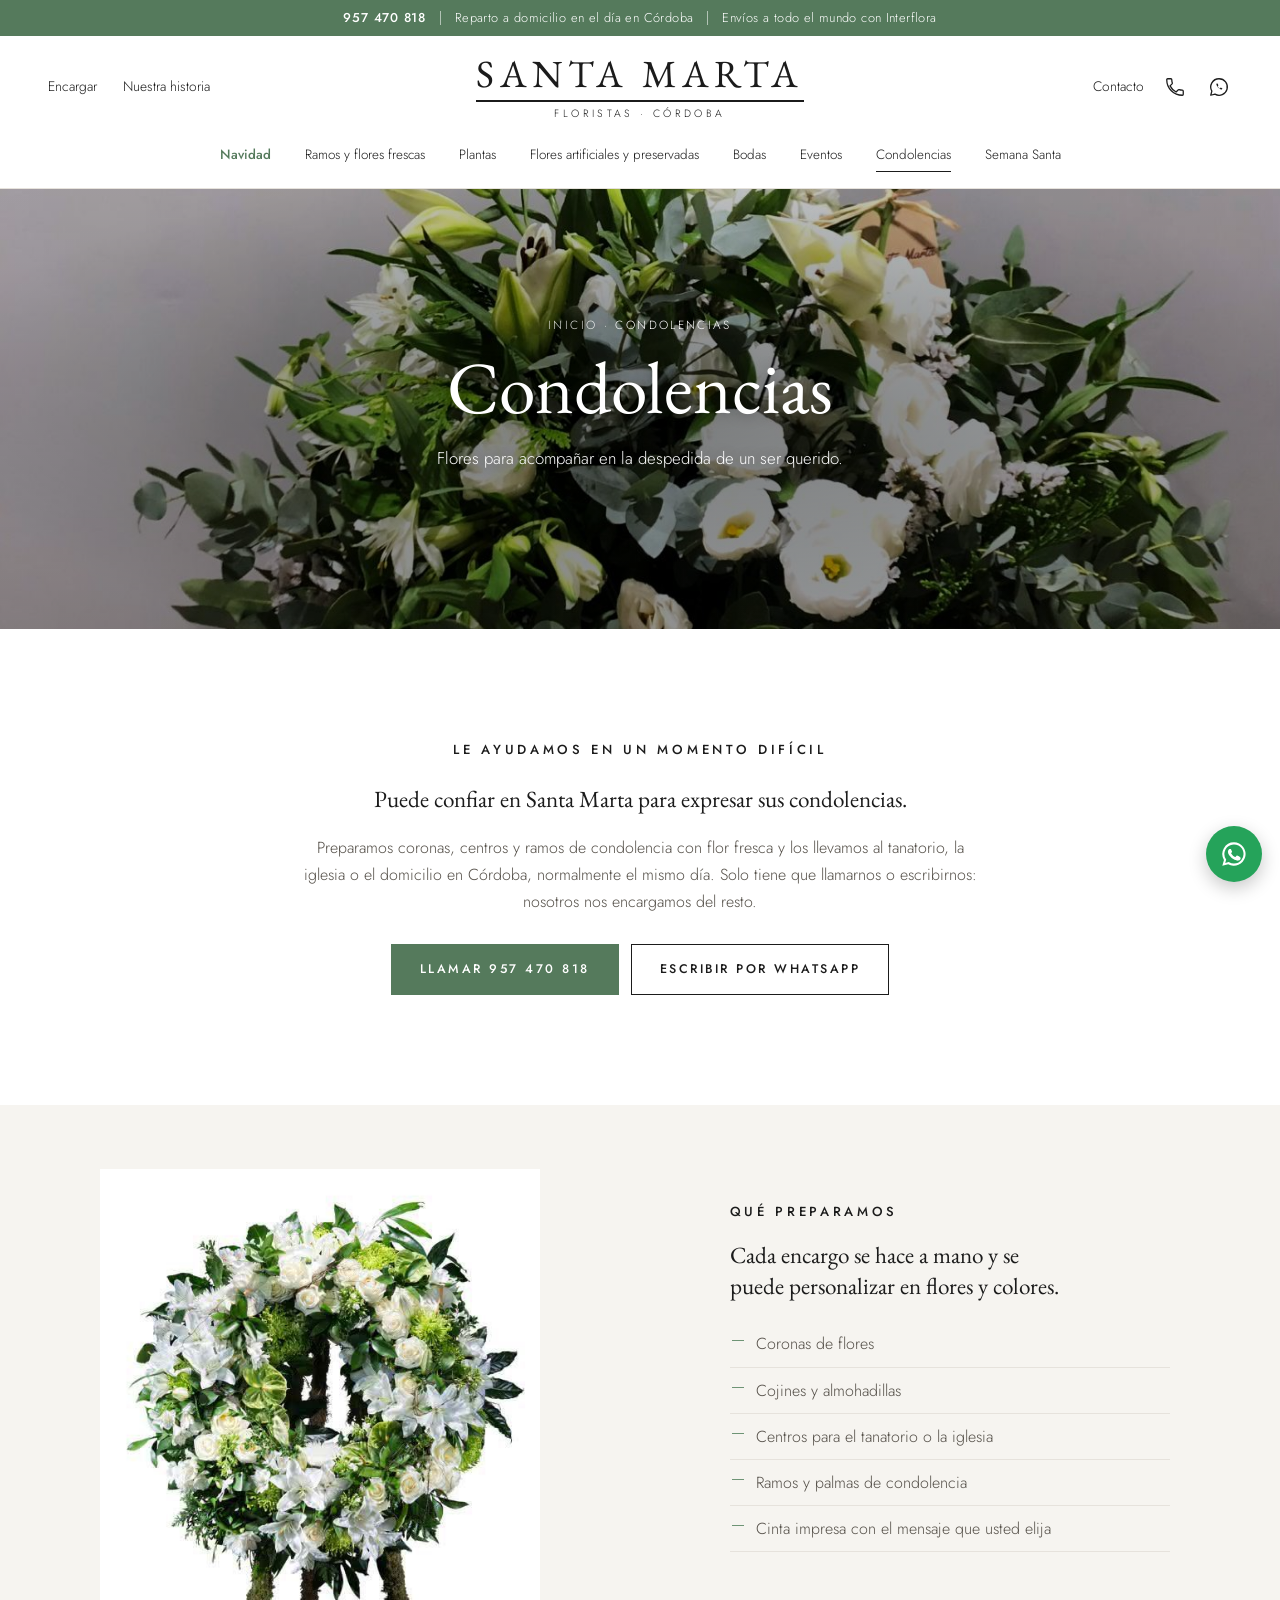
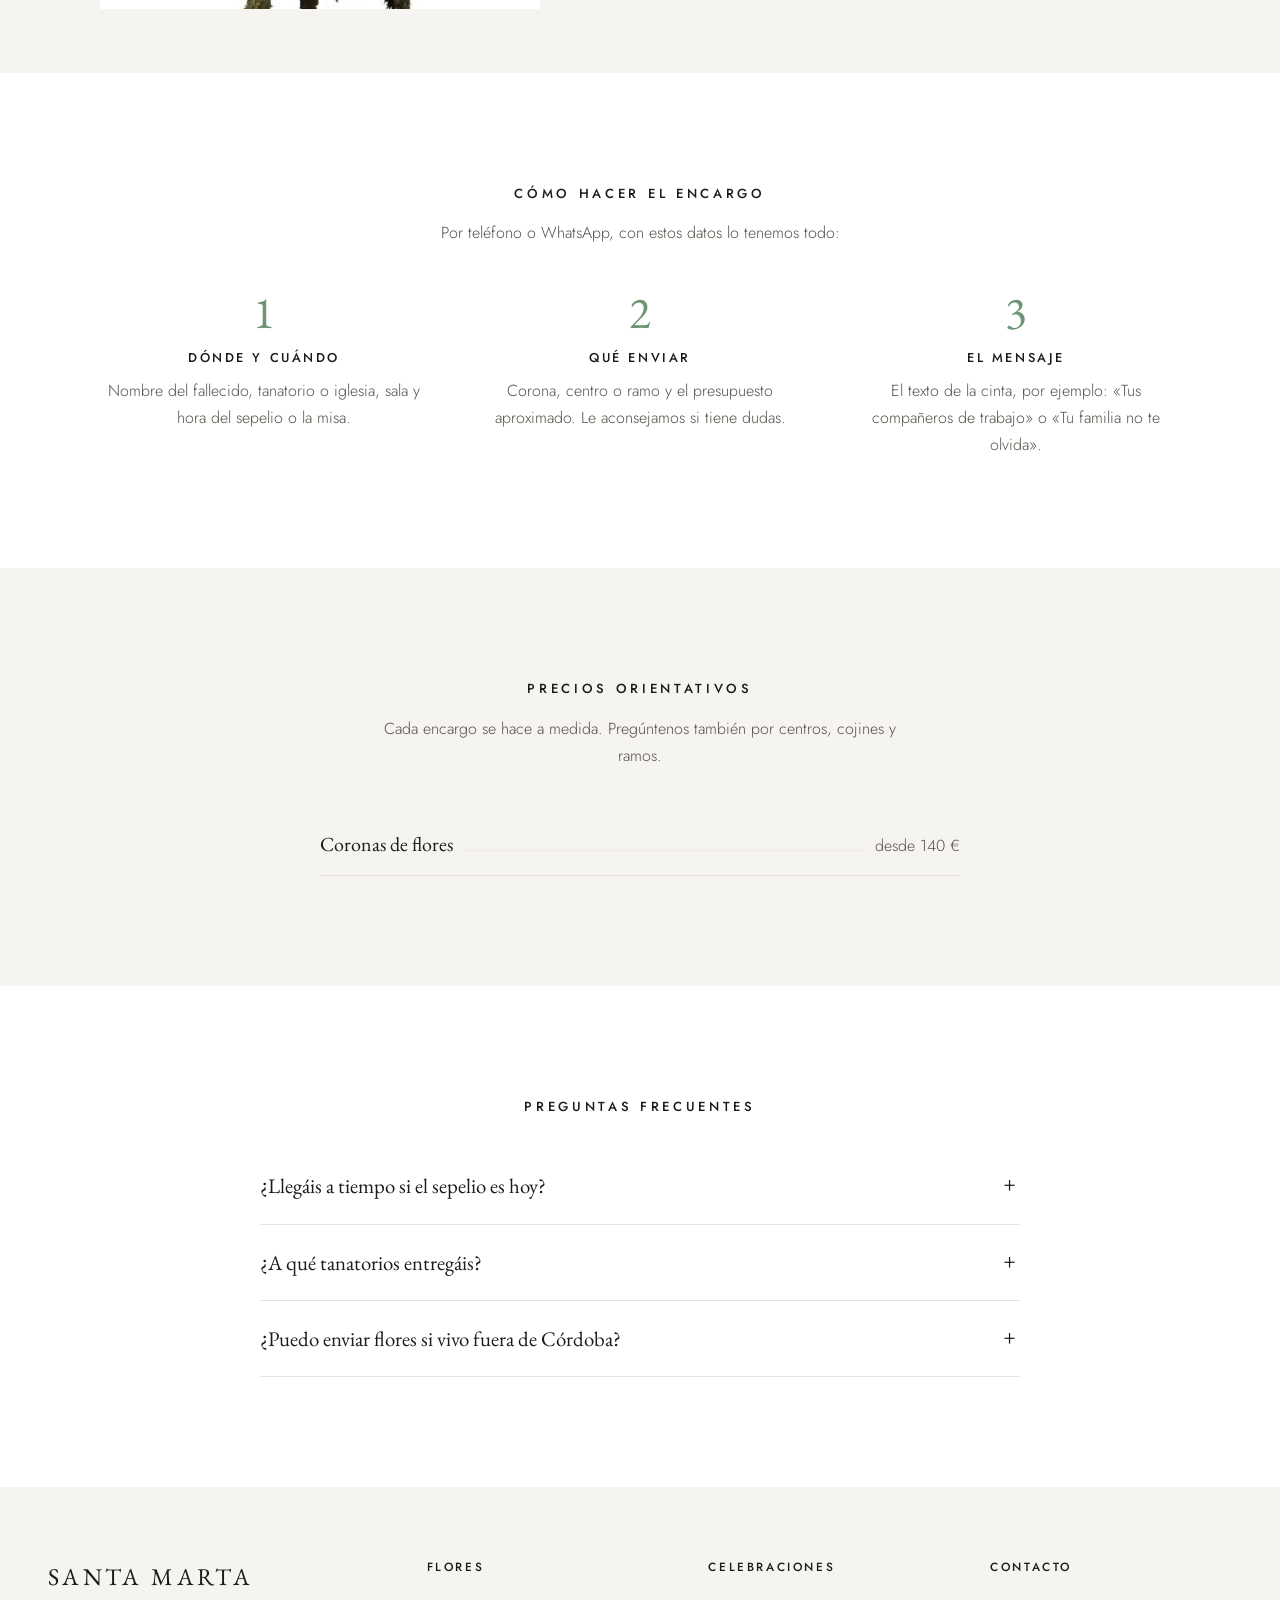
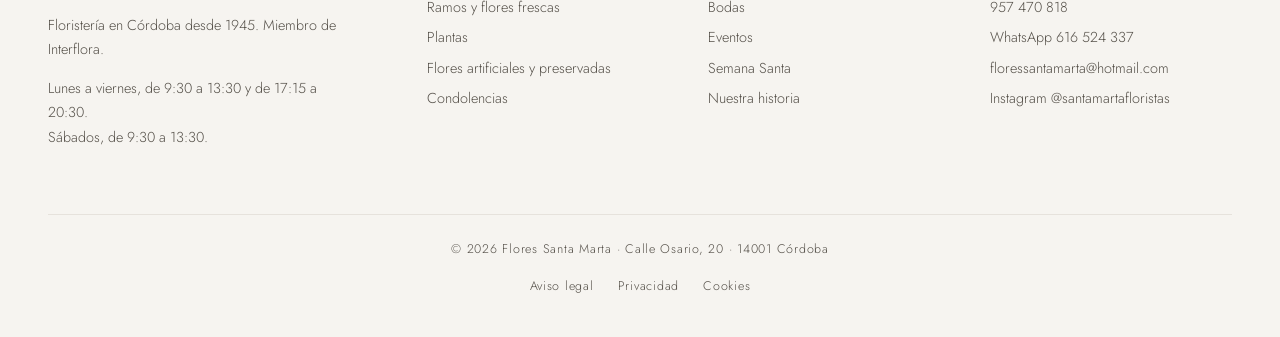
<file: condolencias.html>
<!DOCTYPE html>
<html lang="es">
<head>
<meta charset="UTF-8">
<meta name="viewport" content="width=device-width, initial-scale=1">
<title>Coronas y flores de condolencia en Córdoba · Flores Santa Marta</title>
<meta name="description" content="Coronas, cojines, centros y ramos de condolencia con cinta personalizada. Entrega en tanatorios, iglesias y domicilios de Córdoba el mismo día.">
<link rel="canonical" href="https://www.floressantamarta.com/condolencias.html">
<meta property="og:title" content="Condolencias · Flores Santa Marta">
<meta property="og:description" content="Coronas y centros de condolencia con entrega en tanatorios de Córdoba.">
<meta property="og:type" content="website">
<meta property="og:locale" content="es_ES">
<meta property="og:image" content="https://www.floressantamarta.com/img/coronablanca.jpg">
<meta name="theme-color" content="#ffffff">
<link rel="icon" href="favicon.svg" type="image/svg+xml">
<link rel="preconnect" href="https://fonts.googleapis.com">
<link rel="preconnect" href="https://fonts.gstatic.com" crossorigin>
<link href="https://fonts.googleapis.com/css2?family=EB+Garamond:ital,wght@0,400;0,500;1,400&family=Jost:wght@300;400;500&display=swap" rel="stylesheet">
<link rel="stylesheet" href="styles.css">
<script type="application/ld+json">
{
  "@context": "https://schema.org",
  "@type": "BreadcrumbList",
  "itemListElement": [
    { "@type": "ListItem", "position": 1, "name": "Inicio", "item": "https://www.floressantamarta.com/" },
    { "@type": "ListItem", "position": 2, "name": "Condolencias", "item": "https://www.floressantamarta.com/condolencias.html" }
  ]
}
</script>
<script type="application/ld+json">
{
  "@context": "https://schema.org",
  "@type": "Service",
  "serviceType": "Flores de condolencia",
  "name": "Coronas y flores de condolencia en Córdoba",
  "description": "Coronas, cojines, centros y ramos de condolencia con cinta personalizada. Entrega en tanatorios, iglesias y domicilios de Córdoba el mismo día.",
  "url": "https://www.floressantamarta.com/condolencias.html",
  "provider": {
    "@type": "Florist",
    "@id": "https://www.floressantamarta.com/#floristeria",
    "name": "Flores Santa Marta"
  },
  "areaServed": {
    "@type": "City",
    "name": "Córdoba"
  },
  "hasOfferCatalog": {
    "@type": "OfferCatalog",
    "name": "Flores de condolencia",
    "itemListElement": [
      {
        "@type": "Offer",
        "itemOffered": {
          "@type": "Service",
          "name": "Coronas"
        }
      },
      {
        "@type": "Offer",
        "itemOffered": {
          "@type": "Service",
          "name": "Cojines"
        }
      },
      {
        "@type": "Offer",
        "itemOffered": {
          "@type": "Service",
          "name": "Centros y ramos de condolencia"
        }
      }
    ]
  }
}
</script>
<script type="application/ld+json">
{
  "@context": "https://schema.org",
  "@type": "FAQPage",
  "mainEntity": [
    {
      "@type": "Question",
      "name": "¿Llegáis a tiempo si el sepelio es hoy?",
      "acceptedAnswer": {
        "@type": "Answer",
        "text": "Normalmente sí. Llámenos cuanto antes al 957 470 818 y le confirmamos la hora de entrega."
      }
    },
    {
      "@type": "Question",
      "name": "¿A qué tanatorios entregáis?",
      "acceptedAnswer": {
        "@type": "Answer",
        "text": "Entregamos en los tanatorios, iglesias y domicilios de Córdoba capital. Para otras localidades, consúltenos."
      }
    },
    {
      "@type": "Question",
      "name": "¿Puedo enviar flores si vivo fuera de Córdoba?",
      "acceptedAnswer": {
        "@type": "Answer",
        "text": "Sí. Puede hacer el encargo por teléfono o WhatsApp y pagarlo a distancia. Si el sepelio es en otra ciudad, lo gestionamos con Interflora."
      }
    }
  ]
}
</script>
</head>
<body>

<a class="skip" href="#contenido">Saltar al contenido</a>

<div class="topbar">
  <div class="topbar-inner">
    <a href="tel:+34957470818"><strong>957 470 818</strong></a>
    <span class="sep" aria-hidden="true"></span>
    <span>Reparto a domicilio en el día en Córdoba</span>
    <span class="sep hide-sm" aria-hidden="true"></span>
    <span class="hide-sm">Envíos a todo el mundo con Interflora</span>
  </div>
</div>

<header class="site-header" id="top">
  <div class="header-main">
    <nav class="header-side header-left" aria-label="Accesos rápidos">
      <a href="index.html#ocasiones">Encargar</a>
      <a href="nosotros.html">Nuestra historia</a>
    </nav>
    <a class="logo" href="index.html" aria-label="Flores Santa Marta, inicio">
      <span class="logo-name">Santa Marta</span>
      <span class="logo-rule" aria-hidden="true"></span>
      <span class="logo-sub">Floristas · Córdoba</span>
    </a>
    <div class="header-side header-right">
      <a class="hide-md" href="index.html#contacto">Contacto</a>
      <a class="icon-link" href="tel:+34957470818" aria-label="Llamar al 957 470 818">
        <svg viewBox="0 0 24 24" aria-hidden="true"><path d="M6.6 10.8a15.1 15.1 0 0 0 6.6 6.6l2.2-2.2a1 1 0 0 1 1-.25 11.4 11.4 0 0 0 3.6.57 1 1 0 0 1 1 1V20a1 1 0 0 1-1 1A17 17 0 0 1 3 4a1 1 0 0 1 1-1h3.5a1 1 0 0 1 1 1c0 1.25.2 2.45.57 3.57a1 1 0 0 1-.25 1Z" fill="none" stroke="currentColor" stroke-width="1.4"/></svg>
      </a>
      <a class="icon-link" href="https://wa.me/34616524337?text=Hola%2C%20quer%C3%ADa%20encargar%20una%20corona" target="_blank" rel="noopener" aria-label="Escribir por WhatsApp">
        <svg viewBox="0 0 24 24" aria-hidden="true"><path d="M12 3a9 9 0 0 0-7.8 13.5L3 21l4.6-1.2A9 9 0 1 0 12 3Z" fill="none" stroke="currentColor" stroke-width="1.4" stroke-linejoin="round"/><path d="M9 8.5c.3 2.6 2.4 5.2 5.5 6.5l1.3-1.4-1.9-1-1 .9a5 5 0 0 1-2.4-2.4l.9-1-1-1.9Z" fill="currentColor"/></svg>
      </a>
      <button class="nav-toggle" aria-expanded="false" aria-controls="menu" aria-label="Abrir menú">
        <span></span><span></span><span></span>
      </button>
    </div>
  </div>
  <nav class="nav" id="menu" aria-label="Principal">
    <!-- Temporada de Navidad: quitar después de Reyes -->
    <a class="nav-season" href="index.html#navidad">Navidad</a>
    <a href="flores.html">Ramos y flores frescas</a>
    <a href="plantas.html">Plantas</a>
    <a href="artificiales.html">Flores artificiales y preservadas</a>
    <a href="bodas.html">Bodas</a>
    <a href="eventos.html">Eventos</a>
    <a href="condolencias.html" aria-current="page">Condolencias</a>
    <a href="semana-santa.html">Semana Santa</a>
    <a class="nav-extra" href="index.html#contacto">Contacto</a>
  </nav>
</header>

<main id="contenido">

  <section class="banner page-hero">
    <img src="img/fotos/cesta-blanca.jpg" width="1400" height="1329" alt="Cesta de flores blancas con rosas y lilium" fetchpriority="high">
    <div class="banner-content">
      <p class="crumbs"><a href="index.html">Inicio</a> · Condolencias</p>
      <h1>Condolencias</h1>
      <p class="banner-text">Flores para acompañar en la despedida de un ser querido.</p>
    </div>
  </section>

  <section class="section">
    <div class="prose">
      <h2 class="label">Le ayudamos en un momento difícil</h2>
      <p class="lead">Puede confiar en Santa Marta para expresar sus condolencias.</p>
      <p>Preparamos coronas, centros y ramos de condolencia con flor fresca y los llevamos al tanatorio, la iglesia o el domicilio en Córdoba, normalmente el mismo día. Solo tiene que llamarnos o escribirnos: nosotros nos encargamos del resto.</p>
      <div class="btn-row" style="justify-content:center;margin-top:28px">
        <a class="btn" href="tel:+34957470818">Llamar 957 470 818</a>
        <a class="btn btn-outline" href="https://wa.me/34616524337?text=Hola%2C%20quer%C3%ADa%20encargar%20una%20corona" target="_blank" rel="noopener">Escribir por WhatsApp</a>
      </div>
    </div>
  </section>

  <section class="split split-compact">
    <div class="split-media">
      <img src="img/coronablanca.jpg" width="530" height="530" alt="Corona de flores blancas" loading="lazy">
    </div>
    <div class="split-text">
      <h2 class="label">Qué preparamos</h2>
      <p class="lead">Cada encargo se hace a mano y se puede personalizar en flores y colores.</p>
      <ul class="ticks">
        <li>Coronas de flores</li>
        <li>Cojines y almohadillas</li>
        <li>Centros para el tanatorio o la iglesia</li>
        <li>Ramos y palmas de condolencia</li>
        <li>Cinta impresa con el mensaje que usted elija</li>
      </ul>
    </div>
  </section>

  <section class="section">
    <h2 class="label">Cómo hacer el encargo</h2>
    <p class="section-intro">Por teléfono o WhatsApp, con estos datos lo tenemos todo:</p>
    <ol class="steps">
      <li>
        <h3>Dónde y cuándo</h3>
        <p>Nombre del fallecido, tanatorio o iglesia, sala y hora del sepelio o la misa.</p>
      </li>
      <li>
        <h3>Qué enviar</h3>
        <p>Corona, centro o ramo y el presupuesto aproximado. Le aconsejamos si tiene dudas.</p>
      </li>
      <li>
        <h3>El mensaje</h3>
        <p>El texto de la cinta, por ejemplo: «Tus compañeros de trabajo» o «Tu familia no te olvida».</p>
      </li>
    </ol>
  </section>

  <section class="section bg-paper">
    <h2 class="label">Precios orientativos</h2>
    <p class="section-intro">Cada encargo se hace a medida. Pregúntenos también por centros, cojines y ramos.</p>
    <ul class="prices">
      <li><span class="item">Coronas de flores</span><span class="from">desde 140 €</span></li>
    </ul>
  </section>

  <section class="section">
    <h2 class="label">Preguntas frecuentes</h2>
    <div class="faq" style="margin-top:30px">
      <details>
        <summary>¿Llegáis a tiempo si el sepelio es hoy?</summary>
        <p>Normalmente sí. Llámenos cuanto antes al 957 470 818 y le confirmamos la hora de entrega.</p>
      </details>
      <details>
        <summary>¿A qué tanatorios entregáis?</summary>
        <p>Entregamos en los tanatorios, iglesias y domicilios de Córdoba capital. Para otras localidades, consúltenos.</p>
      </details>
      <details>
        <summary>¿Puedo enviar flores si vivo fuera de Córdoba?</summary>
        <p>Sí. Puede hacer el encargo por teléfono o WhatsApp y pagarlo a distancia. Si el sepelio es en otra ciudad, lo gestionamos con Interflora.</p>
      </details>
    </div>
  </section>

</main>

<footer class="site-footer">
  <div class="footer-cols">
    <div>
      <span class="logo-name logo-name-sm">Santa Marta</span>
      <p>Floristería en Córdoba desde 1945. Miembro de Interflora.</p>
      <p>Lunes a viernes, de 9:30 a 13:30 y de 17:15 a 20:30.<br>Sábados, de 9:30 a 13:30.</p>
    </div>
    <div>
      <h2>Flores</h2>
      <a href="flores.html">Ramos y flores frescas</a>
      <a href="plantas.html">Plantas</a>
      <a href="artificiales.html">Flores artificiales y preservadas</a>
      <a href="condolencias.html">Condolencias</a>
    </div>
    <div>
      <h2>Celebraciones</h2>
      <a href="bodas.html">Bodas</a>
      <a href="eventos.html">Eventos</a>
      <a href="semana-santa.html">Semana Santa</a>
      <a href="nosotros.html">Nuestra historia</a>
    </div>
    <div>
      <h2>Contacto</h2>
      <a href="tel:+34957470818">957 470 818</a>
      <a href="https://wa.me/34616524337" target="_blank" rel="noopener">WhatsApp 616 524 337</a>
      <a href="mailto:floressantamarta@hotmail.com">floressantamarta@hotmail.com</a>
      <a href="https://www.instagram.com/santamartafloristas/" target="_blank" rel="noopener">Instagram @santamartafloristas</a>
    </div>
  </div>
  <p class="footer-bottom">© <span id="year"></span> Flores Santa Marta · Calle Osario, 20 · 14001 Córdoba<span class="footer-legal"><a href="aviso-legal.html">Aviso legal</a><a href="privacidad.html">Privacidad</a><a href="cookies.html">Cookies</a></span></p>
</footer>

<a class="wa-float" href="https://wa.me/34616524337?text=Hola%2C%20quer%C3%ADa%20encargar%20una%20corona" target="_blank" rel="noopener" aria-label="Escribir por WhatsApp">
  <svg aria-hidden="true" viewBox="0 0 24 24"><path d="M12 2a10 10 0 0 0-8.6 15.1L2 22l5-1.3A10 10 0 1 0 12 2Zm0 18.2a8.2 8.2 0 0 1-4.2-1.1l-.3-.2-3 .8.8-2.9-.2-.3A8.2 8.2 0 1 1 12 20.2Zm4.5-6.1c-.2-.1-1.5-.7-1.7-.8-.2-.1-.4-.1-.6.1l-.8 1c-.1.2-.3.2-.5.1a6.7 6.7 0 0 1-3.3-2.9c-.2-.4.2-.4.7-1.3.1-.2 0-.3 0-.4l-.8-1.8c-.2-.5-.4-.4-.6-.4h-.5a1 1 0 0 0-.7.3 3 3 0 0 0-.9 2.2 5.2 5.2 0 0 0 1.1 2.8 11.9 11.9 0 0 0 4.6 4c1.7.7 2.3.8 3.2.6a2.7 2.7 0 0 0 1.8-1.2 2.2 2.2 0 0 0 .1-1.3c0-.1-.2-.2-.4-.3Z"/></svg>
</a>

<script src="script.js"></script>
</body>
</html>
</file>
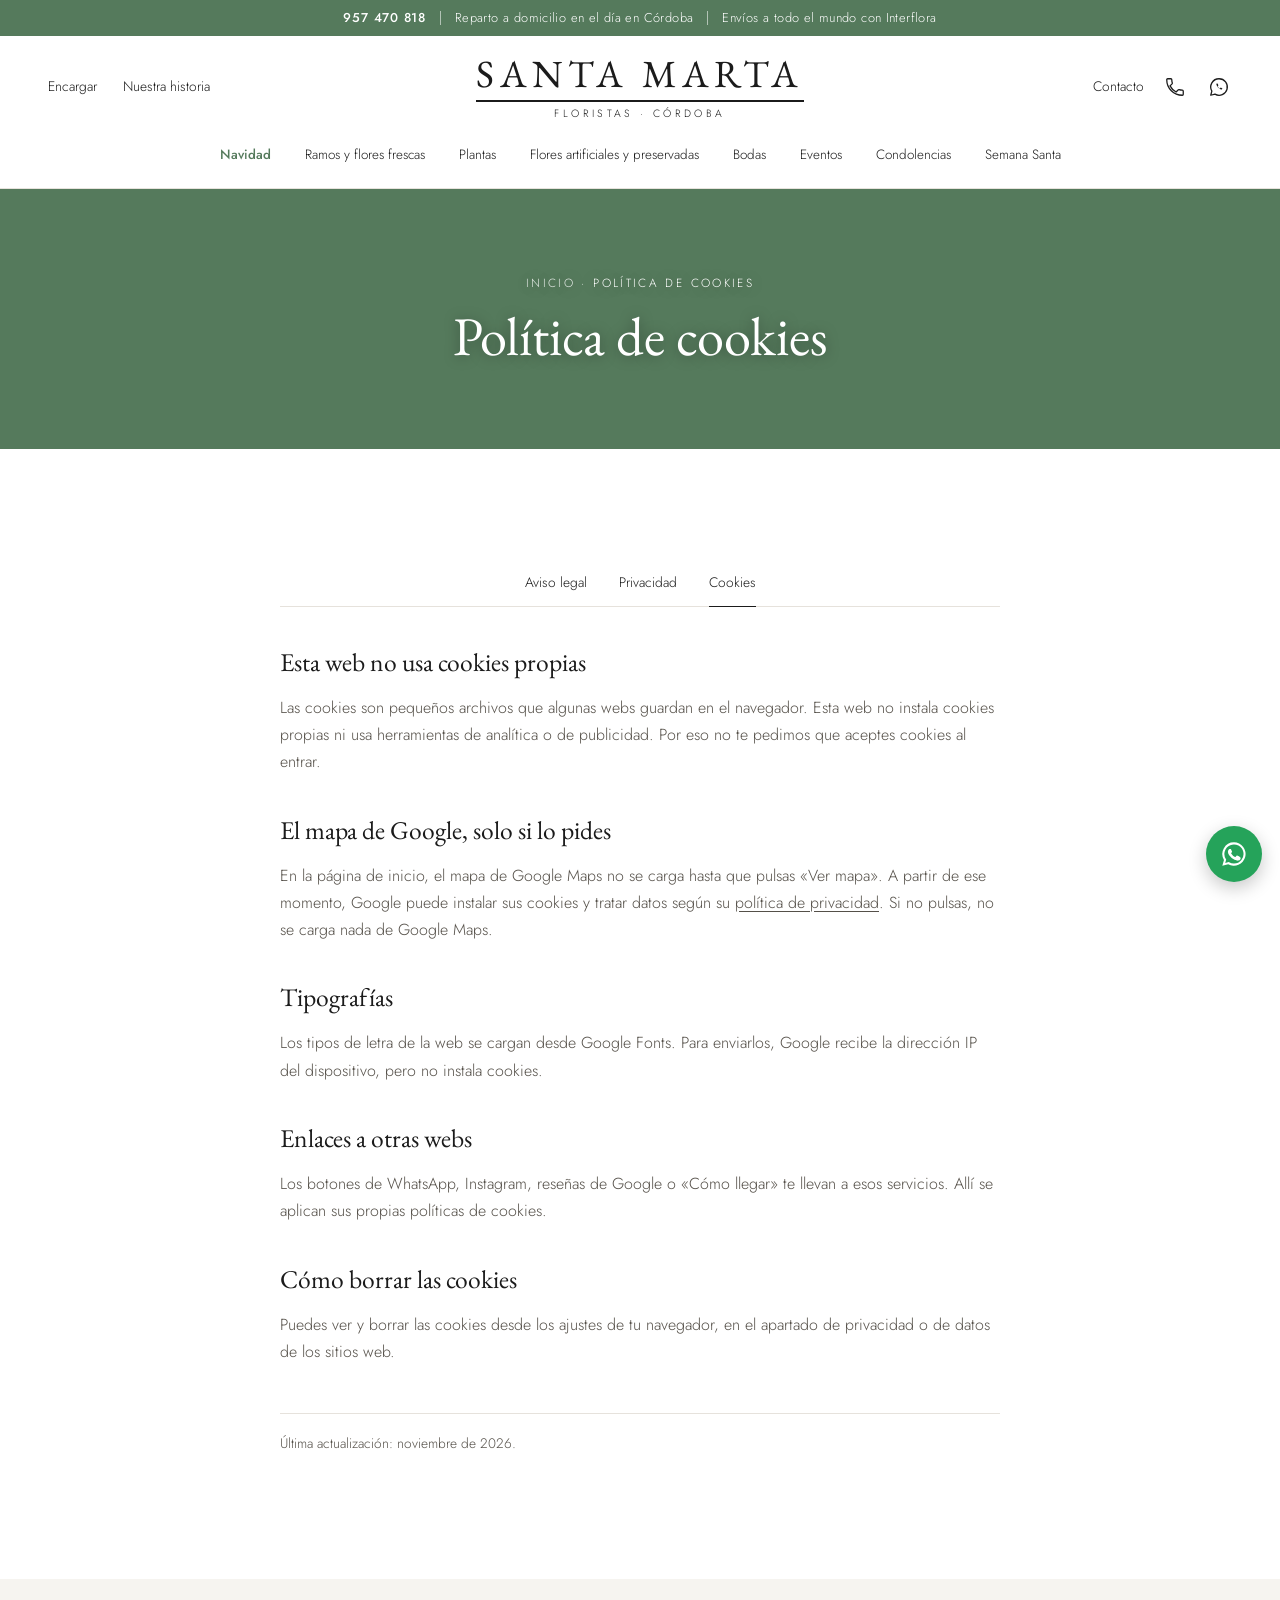
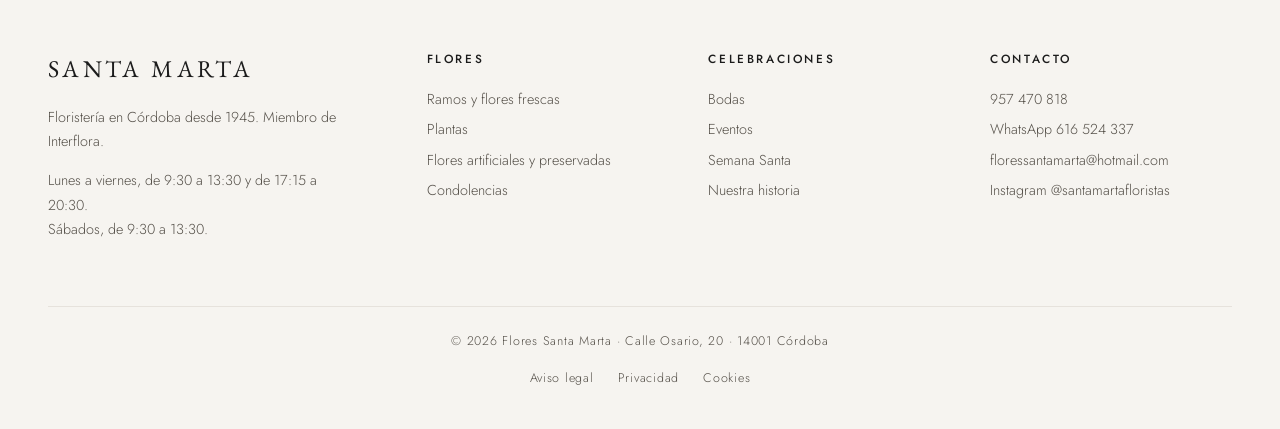
<file: cookies.html>
<!DOCTYPE html>
<html lang="es">
<head>
<meta charset="UTF-8">
<meta name="viewport" content="width=device-width, initial-scale=1">
<title>Política de cookies · Flores Santa Marta</title>
<meta name="description" content="La web de Flores Santa Marta no usa cookies propias. El mapa de Google solo se carga si lo pides.">
<link rel="canonical" href="https://www.floressantamarta.com/cookies.html">
<meta name="theme-color" content="#ffffff">
<link rel="icon" href="favicon.svg" type="image/svg+xml">
<!-- Página legal: no se indexa. Dejar esta línea también al publicar en floressantamarta.com -->
<meta name="robots" content="noindex, follow">
<link rel="preconnect" href="https://fonts.googleapis.com">
<link rel="preconnect" href="https://fonts.gstatic.com" crossorigin>
<link href="https://fonts.googleapis.com/css2?family=EB+Garamond:ital,wght@0,400;0,500;1,400&family=Jost:wght@300;400;500&display=swap" rel="stylesheet">
<link rel="stylesheet" href="styles.css">
</head>
<body>

<a class="skip" href="#contenido">Saltar al contenido</a>

<div class="topbar">
  <div class="topbar-inner">
    <a href="tel:+34957470818"><strong>957 470 818</strong></a>
    <span class="sep" aria-hidden="true"></span>
    <span>Reparto a domicilio en el día en Córdoba</span>
    <span class="sep hide-sm" aria-hidden="true"></span>
    <span class="hide-sm">Envíos a todo el mundo con Interflora</span>
  </div>
</div>

<header class="site-header" id="top">
  <div class="header-main">
    <nav class="header-side header-left" aria-label="Accesos rápidos">
      <a href="index.html#ocasiones">Encargar</a>
      <a href="nosotros.html">Nuestra historia</a>
    </nav>
    <a class="logo" href="index.html" aria-label="Flores Santa Marta, inicio">
      <span class="logo-name">Santa Marta</span>
      <span class="logo-rule" aria-hidden="true"></span>
      <span class="logo-sub">Floristas · Córdoba</span>
    </a>
    <div class="header-side header-right">
      <a class="hide-md" href="index.html#contacto">Contacto</a>
      <a class="icon-link" href="tel:+34957470818" aria-label="Llamar al 957 470 818">
        <svg viewBox="0 0 24 24" aria-hidden="true"><path d="M6.6 10.8a15.1 15.1 0 0 0 6.6 6.6l2.2-2.2a1 1 0 0 1 1-.25 11.4 11.4 0 0 0 3.6.57 1 1 0 0 1 1 1V20a1 1 0 0 1-1 1A17 17 0 0 1 3 4a1 1 0 0 1 1-1h3.5a1 1 0 0 1 1 1c0 1.25.2 2.45.57 3.57a1 1 0 0 1-.25 1Z" fill="none" stroke="currentColor" stroke-width="1.4"/></svg>
      </a>
      <a class="icon-link" href="https://wa.me/34616524337?text=Hola%2C%20quer%C3%ADa%20hacer%20un%20encargo" target="_blank" rel="noopener" aria-label="Escribir por WhatsApp">
        <svg viewBox="0 0 24 24" aria-hidden="true"><path d="M12 3a9 9 0 0 0-7.8 13.5L3 21l4.6-1.2A9 9 0 1 0 12 3Z" fill="none" stroke="currentColor" stroke-width="1.4" stroke-linejoin="round"/><path d="M9 8.5c.3 2.6 2.4 5.2 5.5 6.5l1.3-1.4-1.9-1-1 .9a5 5 0 0 1-2.4-2.4l.9-1-1-1.9Z" fill="currentColor"/></svg>
      </a>
      <button class="nav-toggle" aria-expanded="false" aria-controls="menu" aria-label="Abrir menú">
        <span></span><span></span><span></span>
      </button>
    </div>
  </div>
  <nav class="nav" id="menu" aria-label="Principal">
    <!-- Temporada de Navidad: quitar después de Reyes -->
    <a class="nav-season" href="index.html#navidad">Navidad</a>
    <a href="flores.html">Ramos y flores frescas</a>
    <a href="plantas.html">Plantas</a>
    <a href="artificiales.html">Flores artificiales y preservadas</a>
    <a href="bodas.html">Bodas</a>
    <a href="eventos.html">Eventos</a>
    <a href="condolencias.html">Condolencias</a>
    <a href="semana-santa.html">Semana Santa</a>
    <a class="nav-extra" href="index.html#contacto">Contacto</a>
  </nav>
</header>

<main id="contenido">

  <section class="banner banner-plain banner-legal">
    <div class="banner-content">
      <p class="crumbs"><a href="index.html">Inicio</a> · Política de cookies</p>
      <h1>Política de cookies</h1>
    </div>
  </section>

  <section class="section">
    <article class="legal">
      <nav class="legal-nav" aria-label="Información legal"><a href="aviso-legal.html">Aviso legal</a><a href="privacidad.html">Privacidad</a><a href="cookies.html" aria-current="page">Cookies</a></nav>
      <h2>Esta web no usa cookies propias</h2>
      <p>Las cookies son pequeños archivos que algunas webs guardan en el navegador. Esta web no instala cookies propias ni usa herramientas de analítica o de publicidad. Por eso no te pedimos que aceptes cookies al entrar.</p>

      <h2>El mapa de Google, solo si lo pides</h2>
      <p>En la página de inicio, el mapa de Google Maps no se carga hasta que pulsas «Ver mapa». A partir de ese momento, Google puede instalar sus cookies y tratar datos según su <a href="https://policies.google.com/privacy?hl=es" target="_blank" rel="noopener">política de privacidad</a>. Si no pulsas, no se carga nada de Google Maps.</p>

      <h2>Tipografías</h2>
      <p>Los tipos de letra de la web se cargan desde Google Fonts. Para enviarlos, Google recibe la dirección IP del dispositivo, pero no instala cookies.</p>

      <h2>Enlaces a otras webs</h2>
      <p>Los botones de WhatsApp, Instagram, reseñas de Google o «Cómo llegar» te llevan a esos servicios. Allí se aplican sus propias políticas de cookies.</p>

      <h2>Cómo borrar las cookies</h2>
      <p>Puedes ver y borrar las cookies desde los ajustes de tu navegador, en el apartado de privacidad o de datos de los sitios web.</p>

      <p class="legal-date">Última actualización: noviembre de 2026.</p>
    </article>
  </section>

</main>

<footer class="site-footer">
  <div class="footer-cols">
    <div>
      <span class="logo-name logo-name-sm">Santa Marta</span>
      <p>Floristería en Córdoba desde 1945. Miembro de Interflora.</p>
      <p>Lunes a viernes, de 9:30 a 13:30 y de 17:15 a 20:30.<br>Sábados, de 9:30 a 13:30.</p>
    </div>
    <div>
      <h2>Flores</h2>
      <a href="flores.html">Ramos y flores frescas</a>
      <a href="plantas.html">Plantas</a>
      <a href="artificiales.html">Flores artificiales y preservadas</a>
      <a href="condolencias.html">Condolencias</a>
    </div>
    <div>
      <h2>Celebraciones</h2>
      <a href="bodas.html">Bodas</a>
      <a href="eventos.html">Eventos</a>
      <a href="semana-santa.html">Semana Santa</a>
      <a href="nosotros.html">Nuestra historia</a>
    </div>
    <div>
      <h2>Contacto</h2>
      <a href="tel:+34957470818">957 470 818</a>
      <a href="https://wa.me/34616524337" target="_blank" rel="noopener">WhatsApp 616 524 337</a>
      <a href="mailto:floressantamarta@hotmail.com">floressantamarta@hotmail.com</a>
      <a href="https://www.instagram.com/santamartafloristas/" target="_blank" rel="noopener">Instagram @santamartafloristas</a>
    </div>
  </div>
  <p class="footer-bottom">© <span id="year"></span> Flores Santa Marta · Calle Osario, 20 · 14001 Córdoba<span class="footer-legal"><a href="aviso-legal.html">Aviso legal</a><a href="privacidad.html">Privacidad</a><a href="cookies.html">Cookies</a></span></p>
</footer>

<a class="wa-float" href="https://wa.me/34616524337?text=Hola%2C%20quer%C3%ADa%20hacer%20un%20encargo" target="_blank" rel="noopener" aria-label="Escribir por WhatsApp">
  <svg aria-hidden="true" viewBox="0 0 24 24"><path d="M12 2a10 10 0 0 0-8.6 15.1L2 22l5-1.3A10 10 0 1 0 12 2Zm0 18.2a8.2 8.2 0 0 1-4.2-1.1l-.3-.2-3 .8.8-2.9-.2-.3A8.2 8.2 0 1 1 12 20.2Zm4.5-6.1c-.2-.1-1.5-.7-1.7-.8-.2-.1-.4-.1-.6.1l-.8 1c-.1.2-.3.2-.5.1a6.7 6.7 0 0 1-3.3-2.9c-.2-.4.2-.4.7-1.3.1-.2 0-.3 0-.4l-.8-1.8c-.2-.5-.4-.4-.6-.4h-.5a1 1 0 0 0-.7.3 3 3 0 0 0-.9 2.2 5.2 5.2 0 0 0 1.1 2.8 11.9 11.9 0 0 0 4.6 4c1.7.7 2.3.8 3.2.6a2.7 2.7 0 0 0 1.8-1.2 2.2 2.2 0 0 0 .1-1.3c0-.1-.2-.2-.4-.3Z"/></svg>
</a>

<script src="script.js"></script>
</body>
</html>
</file>
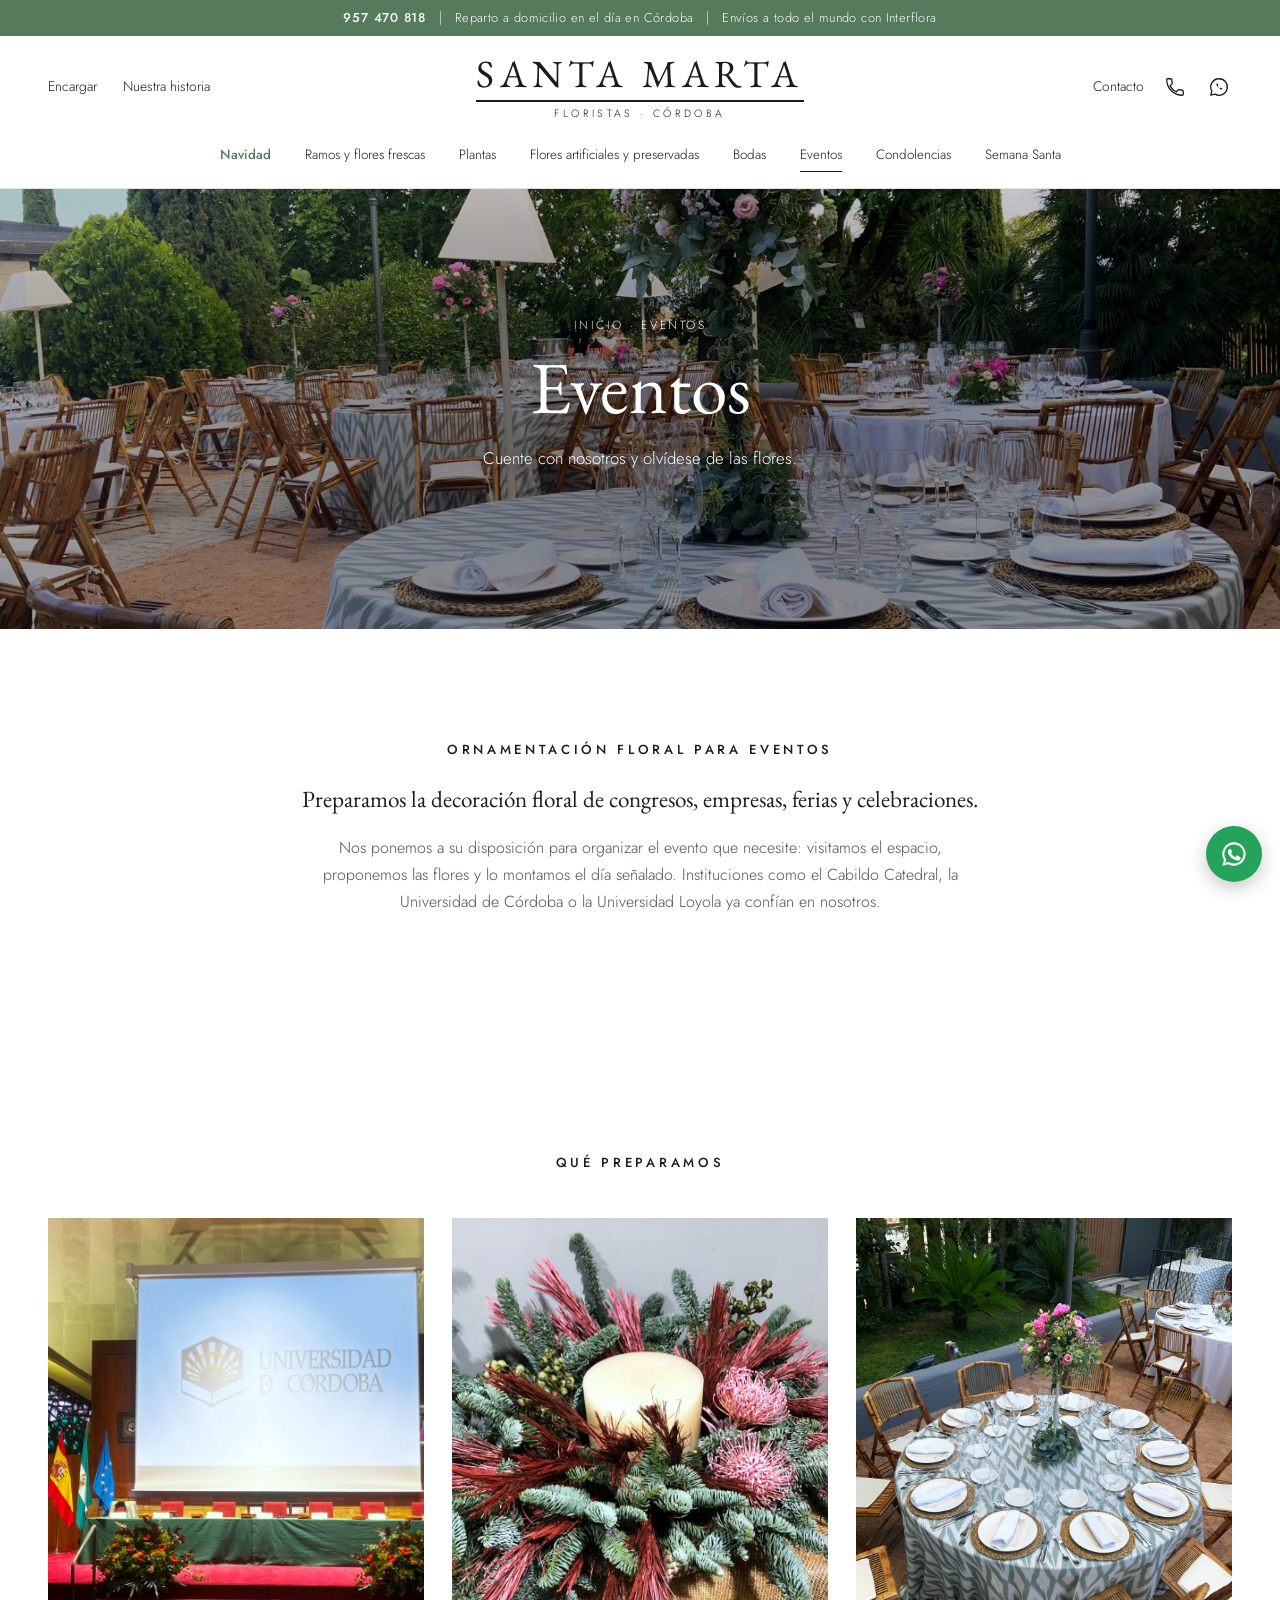
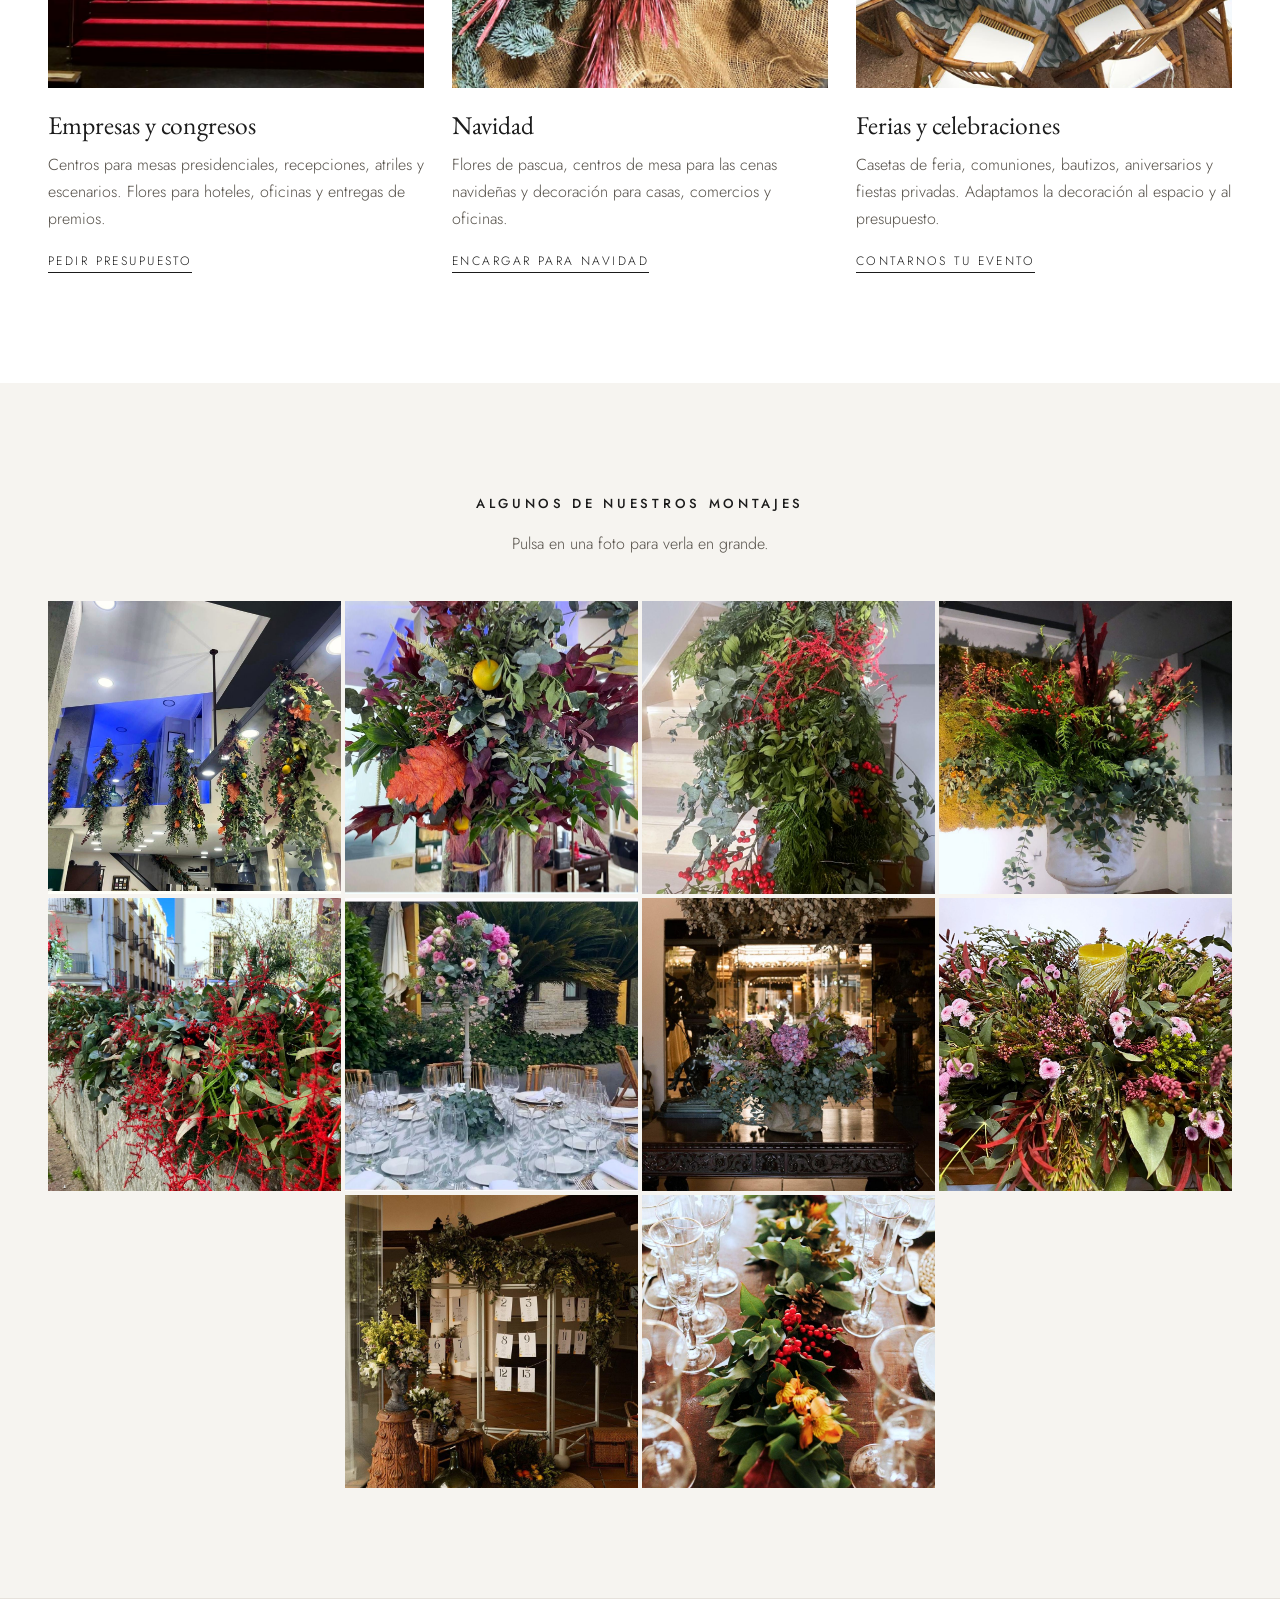
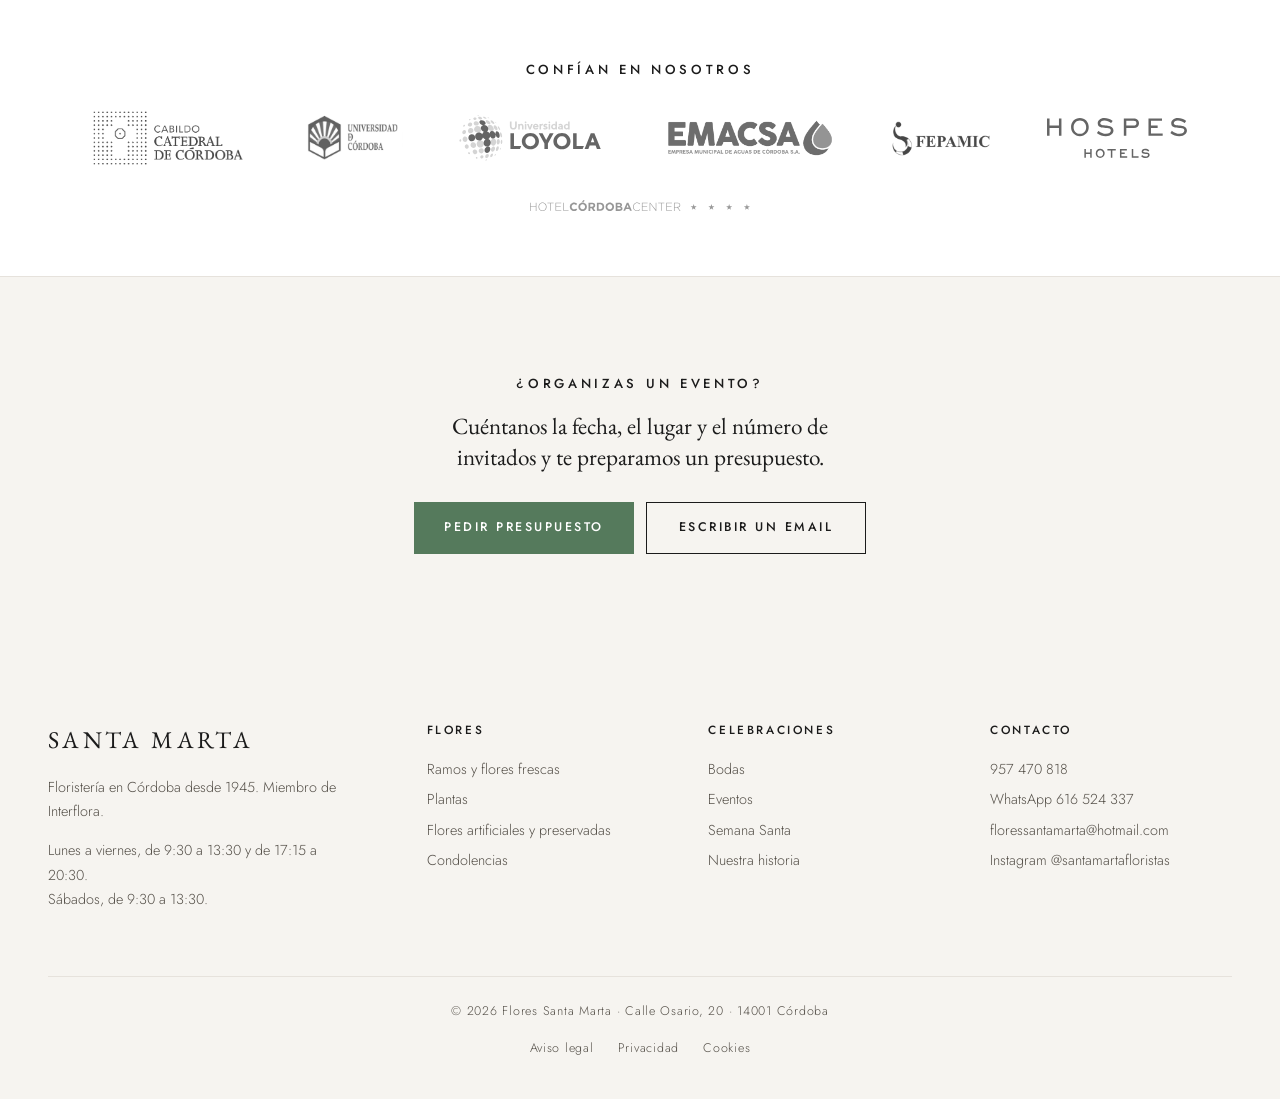
<file: eventos.html>
<!DOCTYPE html>
<html lang="es">
<head>
<meta charset="UTF-8">
<meta name="viewport" content="width=device-width, initial-scale=1">
<title>Flores para eventos en Córdoba · Flores Santa Marta</title>
<meta name="description" content="Decoración floral para congresos, empresas, ferias, celebraciones y Navidad en Córdoba.">
<link rel="canonical" href="https://www.floressantamarta.com/eventos.html">
<meta property="og:title" content="Eventos · Flores Santa Marta">
<meta property="og:description" content="Congresos, empresas, ferias y Navidad en Córdoba.">
<meta property="og:type" content="website">
<meta property="og:locale" content="es_ES">
<meta property="og:image" content="https://www.floressantamarta.com/img/dsc_0370_1500.jpg">
<meta name="theme-color" content="#ffffff">
<link rel="icon" href="favicon.svg" type="image/svg+xml">
<link rel="preconnect" href="https://fonts.googleapis.com">
<link rel="preconnect" href="https://fonts.gstatic.com" crossorigin>
<link href="https://fonts.googleapis.com/css2?family=EB+Garamond:ital,wght@0,400;0,500;1,400&family=Jost:wght@300;400;500&display=swap" rel="stylesheet">
<link rel="stylesheet" href="styles.css">
<script type="application/ld+json">
{
  "@context": "https://schema.org",
  "@type": "BreadcrumbList",
  "itemListElement": [
    { "@type": "ListItem", "position": 1, "name": "Inicio", "item": "https://www.floressantamarta.com/" },
    { "@type": "ListItem", "position": 2, "name": "Eventos", "item": "https://www.floressantamarta.com/eventos.html" }
  ]
}
</script>
<script type="application/ld+json">
{
  "@context": "https://schema.org",
  "@type": "Service",
  "serviceType": "Decoración floral de eventos",
  "name": "Flores para eventos en Córdoba",
  "description": "Decoración floral para congresos, empresas, ferias, celebraciones y Navidad en Córdoba.",
  "url": "https://www.floressantamarta.com/eventos.html",
  "provider": {
    "@type": "Florist",
    "@id": "https://www.floressantamarta.com/#floristeria",
    "name": "Flores Santa Marta"
  },
  "areaServed": {
    "@type": "City",
    "name": "Córdoba"
  },
  "hasOfferCatalog": {
    "@type": "OfferCatalog",
    "name": "Decoración floral de eventos",
    "itemListElement": [
      {
        "@type": "Offer",
        "itemOffered": {
          "@type": "Service",
          "name": "Flores para congresos y empresas"
        }
      },
      {
        "@type": "Offer",
        "itemOffered": {
          "@type": "Service",
          "name": "Decoración de Navidad"
        }
      }
    ]
  }
}
</script>
</head>
<body>

<a class="skip" href="#contenido">Saltar al contenido</a>

<div class="topbar">
  <div class="topbar-inner">
    <a href="tel:+34957470818"><strong>957 470 818</strong></a>
    <span class="sep" aria-hidden="true"></span>
    <span>Reparto a domicilio en el día en Córdoba</span>
    <span class="sep hide-sm" aria-hidden="true"></span>
    <span class="hide-sm">Envíos a todo el mundo con Interflora</span>
  </div>
</div>

<header class="site-header" id="top">
  <div class="header-main">
    <nav class="header-side header-left" aria-label="Accesos rápidos">
      <a href="index.html#ocasiones">Encargar</a>
      <a href="nosotros.html">Nuestra historia</a>
    </nav>
    <a class="logo" href="index.html" aria-label="Flores Santa Marta, inicio">
      <span class="logo-name">Santa Marta</span>
      <span class="logo-rule" aria-hidden="true"></span>
      <span class="logo-sub">Floristas · Córdoba</span>
    </a>
    <div class="header-side header-right">
      <a class="hide-md" href="index.html#contacto">Contacto</a>
      <a class="icon-link" href="tel:+34957470818" aria-label="Llamar al 957 470 818">
        <svg viewBox="0 0 24 24" aria-hidden="true"><path d="M6.6 10.8a15.1 15.1 0 0 0 6.6 6.6l2.2-2.2a1 1 0 0 1 1-.25 11.4 11.4 0 0 0 3.6.57 1 1 0 0 1 1 1V20a1 1 0 0 1-1 1A17 17 0 0 1 3 4a1 1 0 0 1 1-1h3.5a1 1 0 0 1 1 1c0 1.25.2 2.45.57 3.57a1 1 0 0 1-.25 1Z" fill="none" stroke="currentColor" stroke-width="1.4"/></svg>
      </a>
      <a class="icon-link" href="https://wa.me/34616524337?text=Hola%2C%20quer%C3%ADa%20informaci%C3%B3n%20sobre%20flores%20para%20un%20evento" target="_blank" rel="noopener" aria-label="Escribir por WhatsApp">
        <svg viewBox="0 0 24 24" aria-hidden="true"><path d="M12 3a9 9 0 0 0-7.8 13.5L3 21l4.6-1.2A9 9 0 1 0 12 3Z" fill="none" stroke="currentColor" stroke-width="1.4" stroke-linejoin="round"/><path d="M9 8.5c.3 2.6 2.4 5.2 5.5 6.5l1.3-1.4-1.9-1-1 .9a5 5 0 0 1-2.4-2.4l.9-1-1-1.9Z" fill="currentColor"/></svg>
      </a>
      <button class="nav-toggle" aria-expanded="false" aria-controls="menu" aria-label="Abrir menú">
        <span></span><span></span><span></span>
      </button>
    </div>
  </div>
  <nav class="nav" id="menu" aria-label="Principal">
    <!-- Temporada de Navidad: quitar después de Reyes -->
    <a class="nav-season" href="index.html#navidad">Navidad</a>
    <a href="flores.html">Ramos y flores frescas</a>
    <a href="plantas.html">Plantas</a>
    <a href="artificiales.html">Flores artificiales y preservadas</a>
    <a href="bodas.html">Bodas</a>
    <a href="eventos.html" aria-current="page">Eventos</a>
    <a href="condolencias.html">Condolencias</a>
    <a href="semana-santa.html">Semana Santa</a>
    <a class="nav-extra" href="index.html#contacto">Contacto</a>
  </nav>
</header>

<main id="contenido">

  <section class="banner page-hero">
    <img src="img/fotos/evento-banquete-jardin.jpg" width="1800" height="1350" alt="Banquete en un jardín con centros altos de flores" fetchpriority="high">
    <div class="banner-content">
      <p class="crumbs"><a href="index.html">Inicio</a> · Eventos</p>
      <h1>Eventos</h1>
      <p class="banner-text">Cuente con nosotros y olvídese de las flores.</p>
    </div>
  </section>

  <section class="section">
    <div class="prose">
      <h2 class="label">Ornamentación floral para eventos</h2>
      <p class="lead">Preparamos la decoración floral de congresos, empresas, ferias y celebraciones.</p>
      <p>Nos ponemos a su disposición para organizar el evento que necesite: visitamos el espacio, proponemos las flores y lo montamos el día señalado. Instituciones como el Cabildo Catedral, la Universidad de Córdoba o la Universidad Loyola ya confían en nosotros.</p>
    </div>
  </section>

  <section class="section">
    <h2 class="label">Qué preparamos</h2>
    <div class="features" style="margin-top:44px">
      <article class="feature">
        <img src="img/fotos/evento-uco.jpg" width="1400" height="1050" alt="Escenario de un acto de la Universidad de Córdoba decorado con flores" loading="lazy">
        <h3>Empresas y congresos</h3>
        <p>Centros para mesas presidenciales, recepciones, atriles y escenarios. Flores para hoteles, oficinas y entregas de premios.</p>
        <a class="more" href="https://wa.me/34616524337?text=Hola%2C%20quer%C3%ADa%20presupuesto%20de%20flores%20para%20un%20evento%20de%20empresa" target="_blank" rel="noopener">Pedir presupuesto</a>
      </article>
      <article class="feature">
        <img src="img/fotos/navidad-centro-vela.jpg" width="1400" height="1050" alt="Centro de Navidad con abeto, protea y vela" loading="lazy">
        <h3>Navidad</h3>
        <p>Flores de pascua, centros de mesa para las cenas navideñas y decoración para casas, comercios y oficinas.</p>
        <a class="more" href="https://wa.me/34616524337?text=Hola%2C%20quer%C3%ADa%20decoraci%C3%B3n%20de%20Navidad" target="_blank" rel="noopener">Encargar para Navidad</a>
      </article>
      <article class="feature">
        <img src="img/fotos/evento-mesa-2.jpg" width="1050" height="1400" alt="Mesa redonda de banquete con centro de flores" loading="lazy">
        <h3>Ferias y celebraciones</h3>
        <p>Casetas de feria, comuniones, bautizos, aniversarios y fiestas privadas. Adaptamos la decoración al espacio y al presupuesto.</p>
        <a class="more" href="https://wa.me/34616524337?text=Hola%2C%20quer%C3%ADa%20flores%20para%20una%20celebraci%C3%B3n" target="_blank" rel="noopener">Contarnos tu evento</a>
      </article>
    </div>
  </section>

  <section class="section bg-paper">
    <h2 class="label">Algunos de nuestros montajes</h2>
    <p class="section-intro">Pulsa en una foto para verla en grande.</p>
    <div class="gallery">
      <img src="img/fotos/evento-guirnaldas.jpg" width="1170" height="1167" alt="Guirnaldas colgantes de eucalipto, hojas de otoño y limones en un local" loading="lazy">
      <img src="img/fotos/evento-guirnalda-limones.jpg" width="1169" height="1181" alt="Guirnalda colgante de eucalipto, hojas de otoño y limones, vista de cerca" loading="lazy">
      <img src="img/fotos/navidad-escalera.jpg" width="897" height="1400" alt="Barandilla de una escalera decorada para Navidad con guirnalda de verde, eucalipto e ilex" loading="lazy">
      <img src="img/fotos/navidad-copa-blanca.jpg" width="1050" height="1400" alt="Arreglo de Navidad en copa blanca con abeto, helecho, eucalipto y hojas rojas" loading="lazy">
      <img src="img/fotos/evento-jardinera-bayas.jpg" width="1400" height="1050" alt="Jardineras de una calle decoradas con bayas rojas y eucalipto" loading="lazy">
      <img src="img/fotos/evento-mesa-centro-alto.jpg" width="990" height="893" alt="Mesa de banquete en un jardín con centro alto de rosas y hortensias" loading="lazy">
      <img src="img/fotos/boda-centro-hortensias-pro.jpg" width="934" height="1400" alt="Centro de hortensias, lilium y eucalipto en un salón" loading="lazy">
      <img src="img/fotos/centro-vela-crisantemos.jpg" width="1400" height="1149" alt="Centro de mesa con vela, crisantemos y flor de temporada" loading="lazy">
      <img src="img/fotos/boda-plano-mesas-pro.jpg" width="934" height="1400" alt="Plano de mesas decorado con eucalipto y solidago" loading="lazy">
      <img src="img/fotos/boda-guirnalda-mesa.jpg" width="1140" height="1400" alt="Guirnalda de flores y hojas sobre una mesa de banquete" loading="lazy">
    </div>
  </section>

  <section class="clients-wrap">
    <h2 class="label">Confían en nosotros</h2>
    <ul class="clients">
      <li><img src="img/logos/cabildo.png" width="150" height="54" alt="Cabildo Catedral de Córdoba" loading="lazy"></li>
      <li><img src="img/logos/uco.png" width="104" height="54" alt="Universidad de Córdoba" loading="lazy"></li>
      <li><img src="img/logos/loyola.svg" width="150" height="47" alt="Universidad Loyola" loading="lazy"></li>
      <li><img src="img/logos/emacsa.png" width="170" height="36" alt="EMACSA, Empresa Municipal de Aguas de Córdoba" loading="lazy"></li>
      <li><img class="logo-claro" src="img/logos/fepamic.png" width="100" height="51" alt="FEPAMIC" loading="lazy"></li>
      <li><img src="img/logos/hospes.svg" width="140" height="39" alt="Hospes Palacio del Bailío" loading="lazy"></li>
      <li><img src="img/logos/cordoba-center.svg" width="220" height="21" alt="Hotel Córdoba Center" loading="lazy"></li>
    </ul>
  </section>

  <section class="cta-band">
    <h2 class="label">¿Organizas un evento?</h2>
    <p class="lead">Cuéntanos la fecha, el lugar y el número de invitados y te preparamos un presupuesto.</p>
    <div class="btn-row">
      <a class="btn" href="https://wa.me/34616524337?text=Hola%2C%20quer%C3%ADa%20presupuesto%20de%20flores%20para%20un%20evento" target="_blank" rel="noopener">Pedir presupuesto</a>
      <a class="btn btn-outline" href="mailto:floressantamarta@hotmail.com?subject=Presupuesto%20evento">Escribir un email</a>
    </div>
  </section>

</main>

<footer class="site-footer">
  <div class="footer-cols">
    <div>
      <span class="logo-name logo-name-sm">Santa Marta</span>
      <p>Floristería en Córdoba desde 1945. Miembro de Interflora.</p>
      <p>Lunes a viernes, de 9:30 a 13:30 y de 17:15 a 20:30.<br>Sábados, de 9:30 a 13:30.</p>
    </div>
    <div>
      <h2>Flores</h2>
      <a href="flores.html">Ramos y flores frescas</a>
      <a href="plantas.html">Plantas</a>
      <a href="artificiales.html">Flores artificiales y preservadas</a>
      <a href="condolencias.html">Condolencias</a>
    </div>
    <div>
      <h2>Celebraciones</h2>
      <a href="bodas.html">Bodas</a>
      <a href="eventos.html">Eventos</a>
      <a href="semana-santa.html">Semana Santa</a>
      <a href="nosotros.html">Nuestra historia</a>
    </div>
    <div>
      <h2>Contacto</h2>
      <a href="tel:+34957470818">957 470 818</a>
      <a href="https://wa.me/34616524337" target="_blank" rel="noopener">WhatsApp 616 524 337</a>
      <a href="mailto:floressantamarta@hotmail.com">floressantamarta@hotmail.com</a>
      <a href="https://www.instagram.com/santamartafloristas/" target="_blank" rel="noopener">Instagram @santamartafloristas</a>
    </div>
  </div>
  <p class="footer-bottom">© <span id="year"></span> Flores Santa Marta · Calle Osario, 20 · 14001 Córdoba<span class="footer-legal"><a href="aviso-legal.html">Aviso legal</a><a href="privacidad.html">Privacidad</a><a href="cookies.html">Cookies</a></span></p>
</footer>

<a class="wa-float" href="https://wa.me/34616524337?text=Hola%2C%20quer%C3%ADa%20informaci%C3%B3n%20sobre%20flores%20para%20un%20evento" target="_blank" rel="noopener" aria-label="Escribir por WhatsApp">
  <svg aria-hidden="true" viewBox="0 0 24 24"><path d="M12 2a10 10 0 0 0-8.6 15.1L2 22l5-1.3A10 10 0 1 0 12 2Zm0 18.2a8.2 8.2 0 0 1-4.2-1.1l-.3-.2-3 .8.8-2.9-.2-.3A8.2 8.2 0 1 1 12 20.2Zm4.5-6.1c-.2-.1-1.5-.7-1.7-.8-.2-.1-.4-.1-.6.1l-.8 1c-.1.2-.3.2-.5.1a6.7 6.7 0 0 1-3.3-2.9c-.2-.4.2-.4.7-1.3.1-.2 0-.3 0-.4l-.8-1.8c-.2-.5-.4-.4-.6-.4h-.5a1 1 0 0 0-.7.3 3 3 0 0 0-.9 2.2 5.2 5.2 0 0 0 1.1 2.8 11.9 11.9 0 0 0 4.6 4c1.7.7 2.3.8 3.2.6a2.7 2.7 0 0 0 1.8-1.2 2.2 2.2 0 0 0 .1-1.3c0-.1-.2-.2-.4-.3Z"/></svg>
</a>

<script src="script.js"></script>
</body>
</html>
</file>
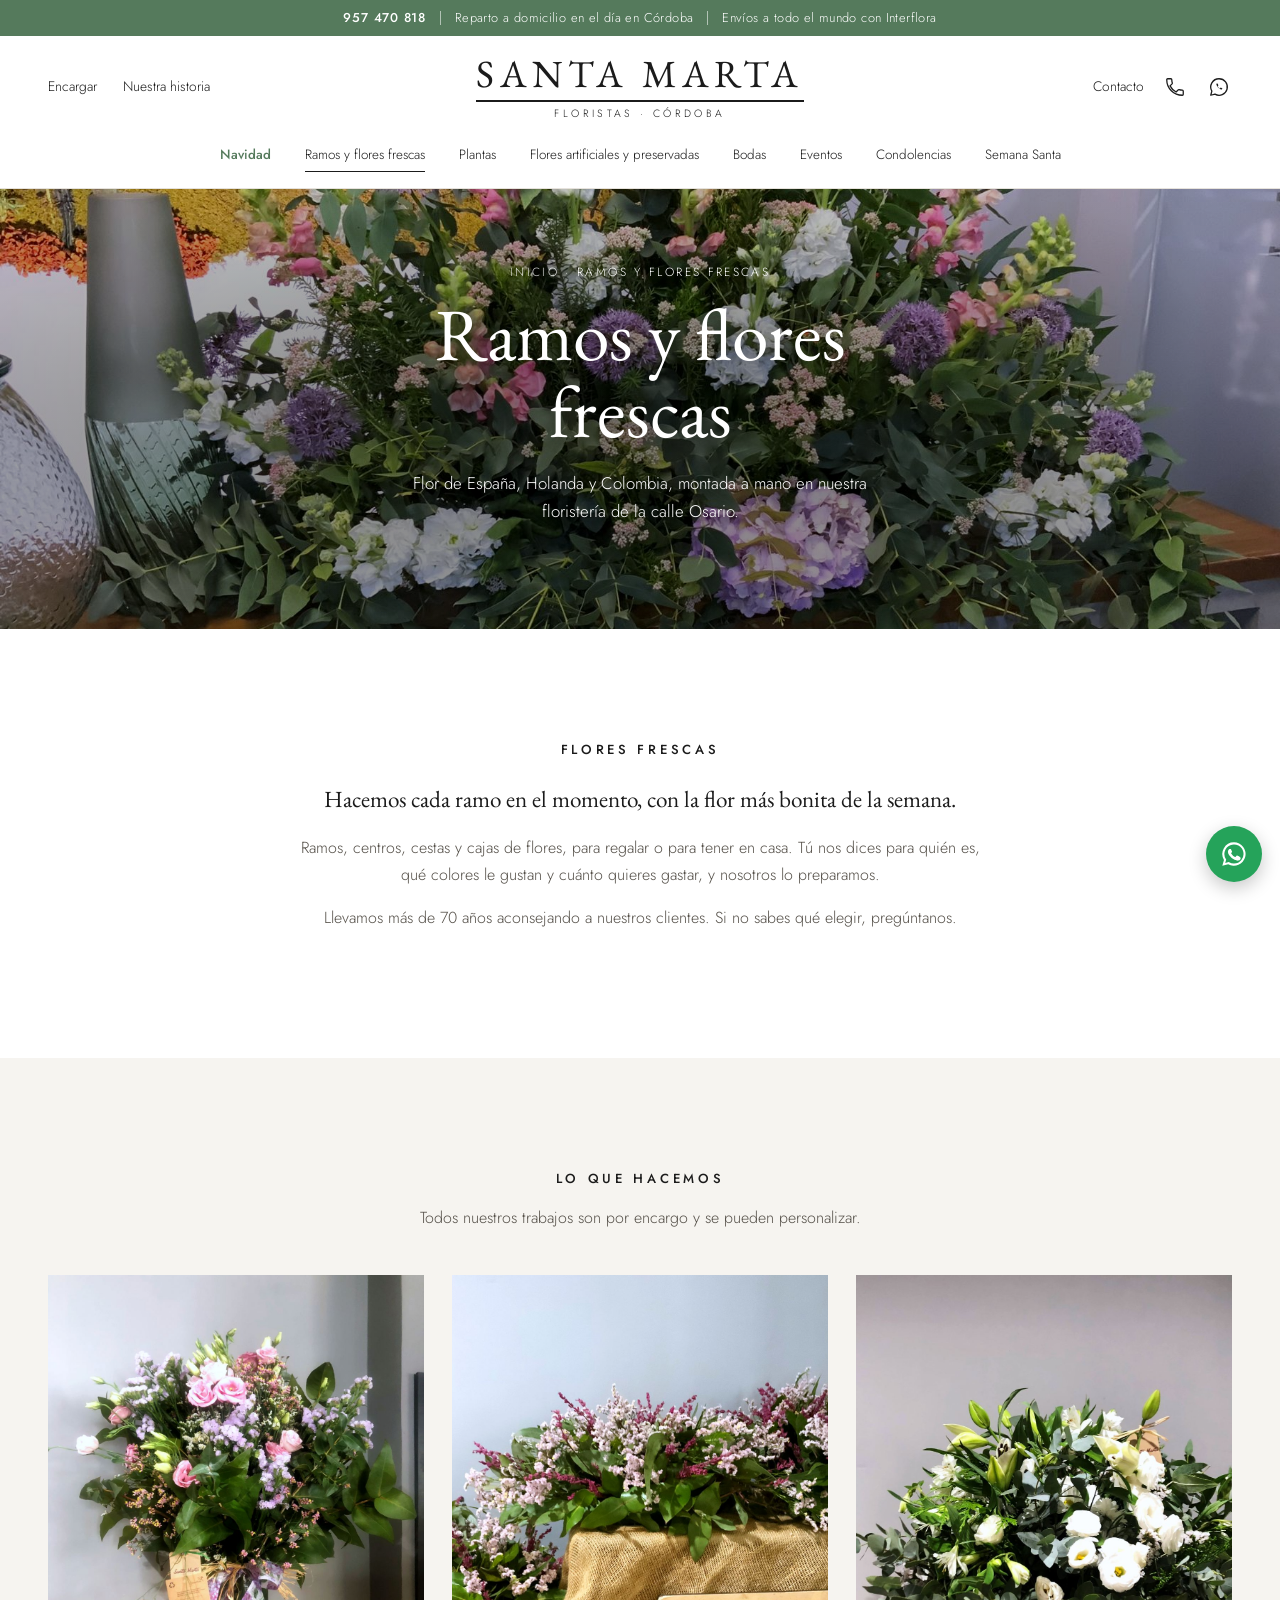
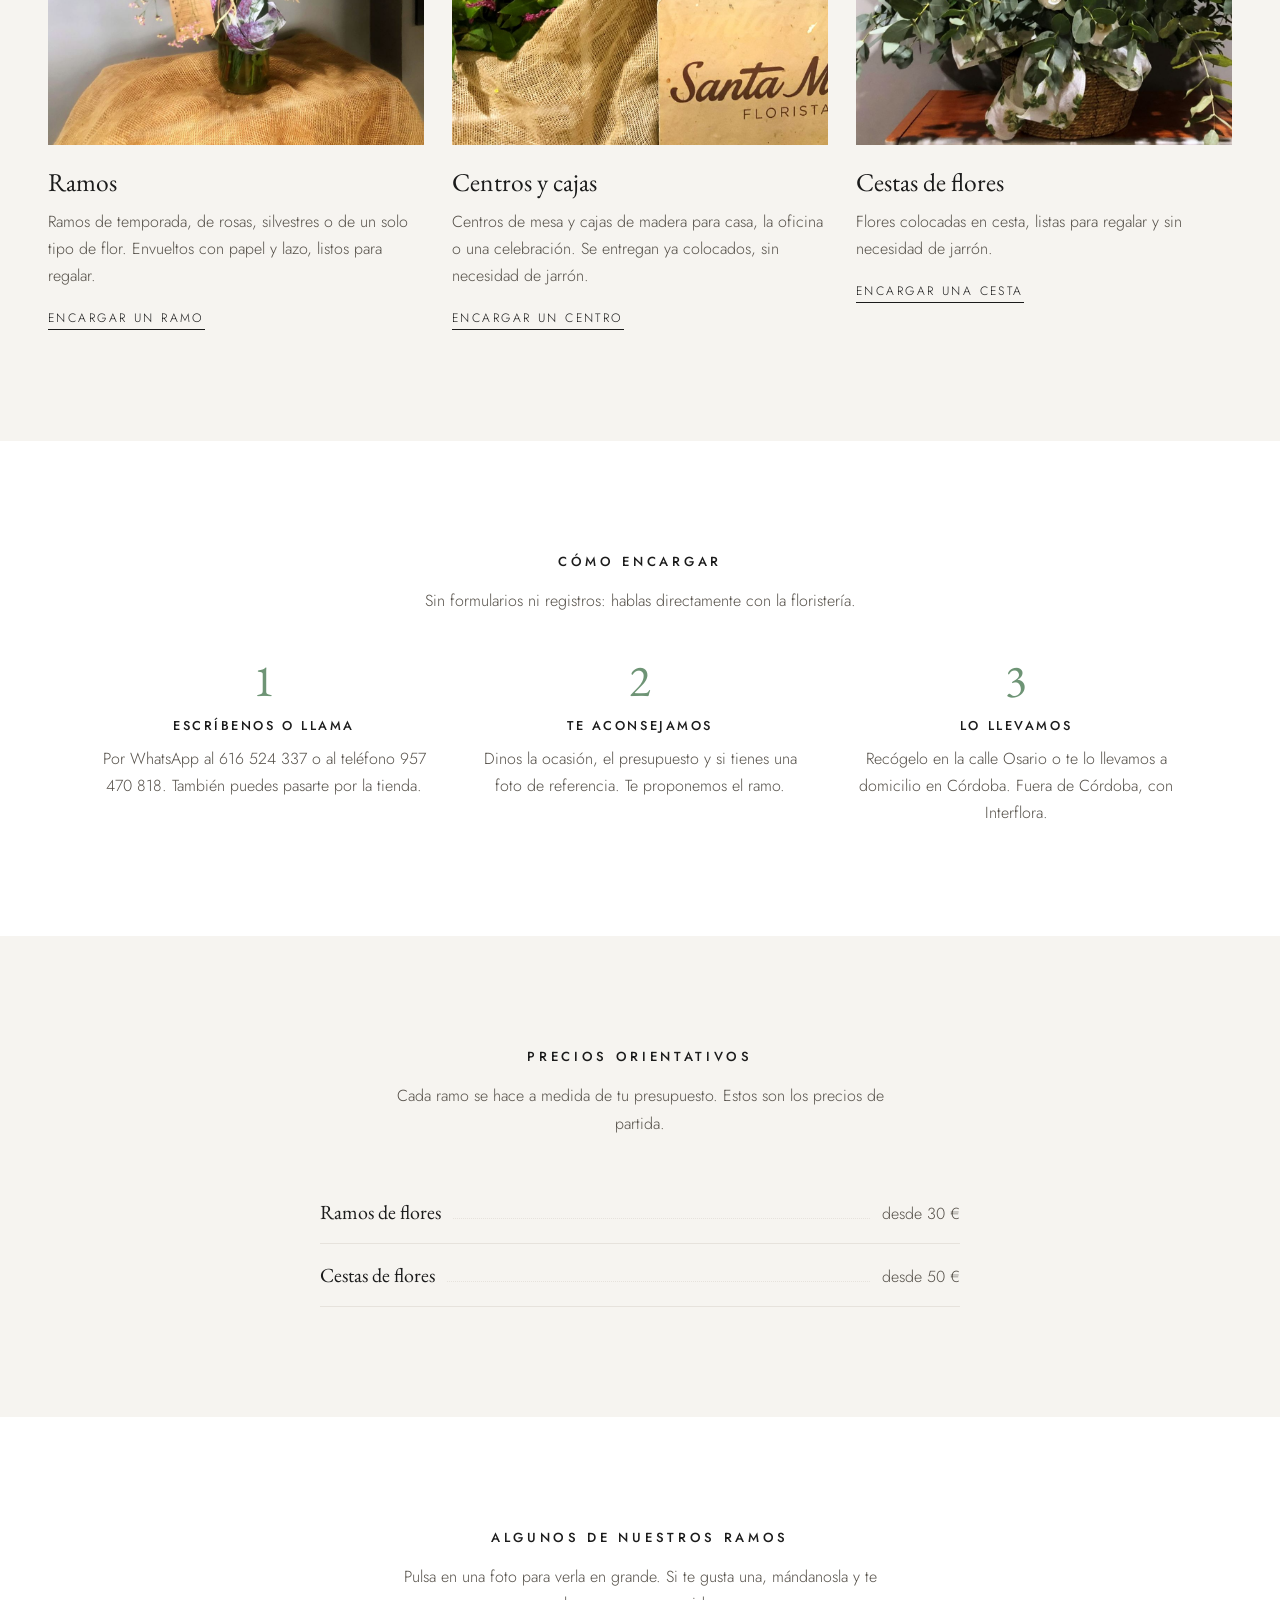
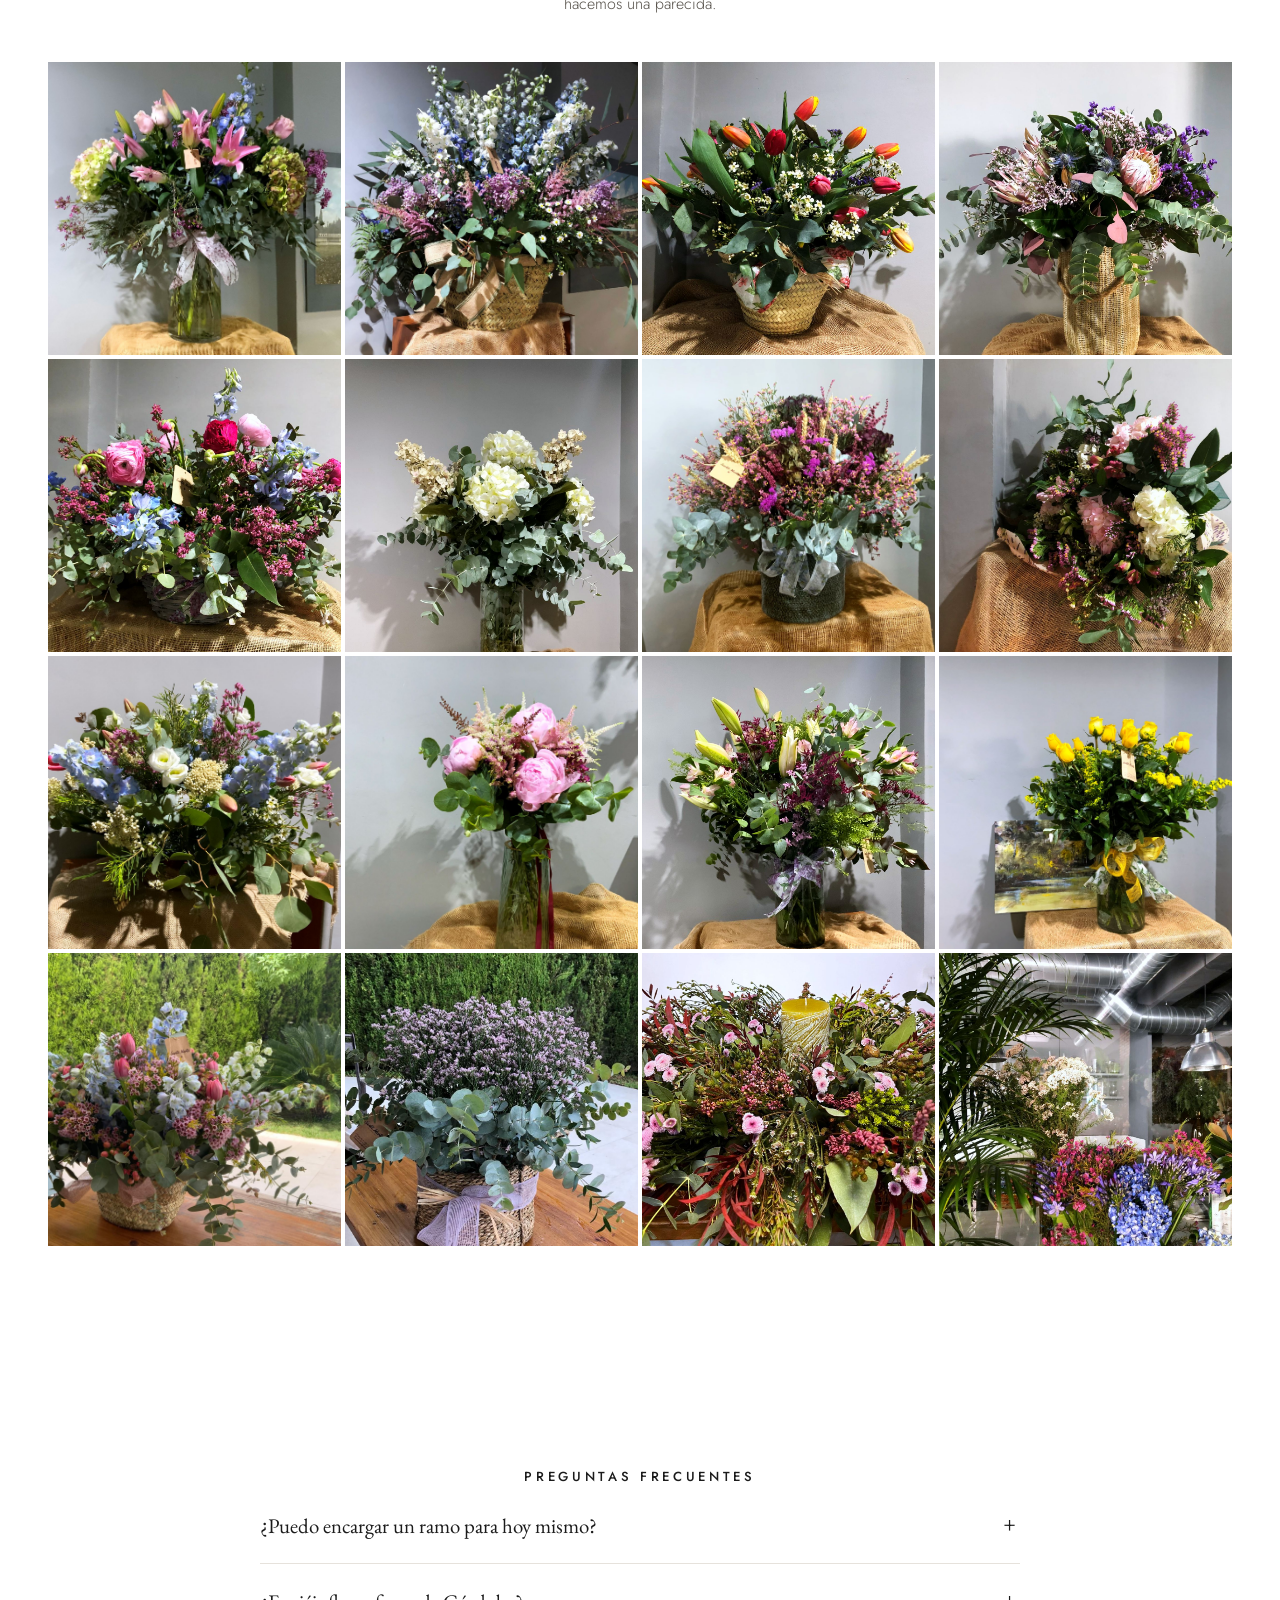
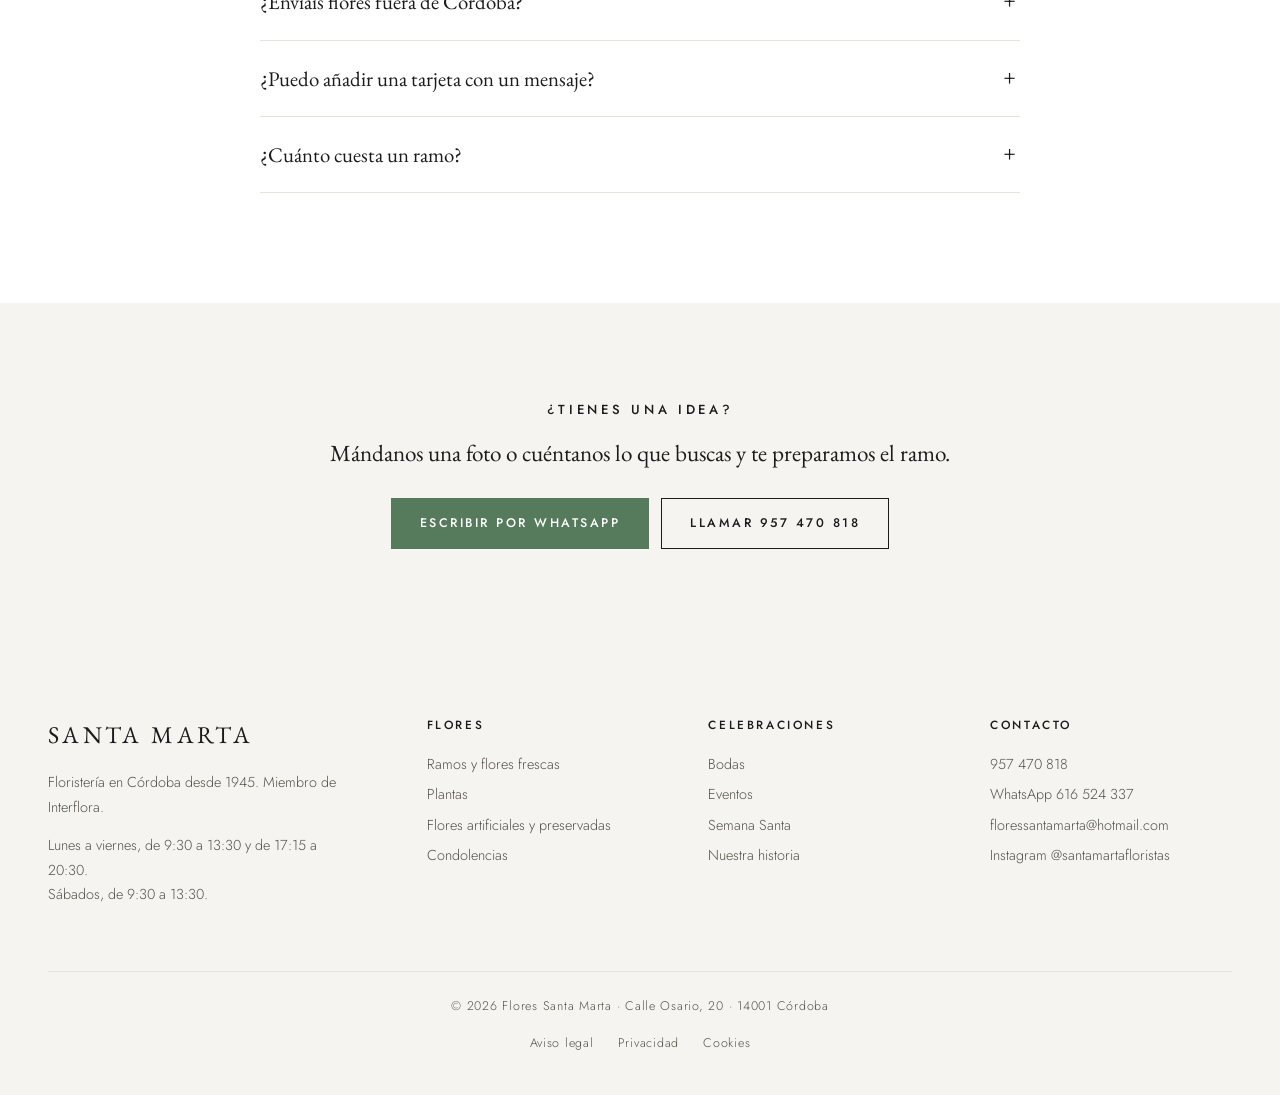
<file: flores.html>
<!DOCTYPE html>
<html lang="es">
<head>
<meta charset="UTF-8">
<meta name="viewport" content="width=device-width, initial-scale=1">
<title>Ramos y flores frescas en Córdoba · Flores Santa Marta</title>
<meta name="description" content="Ramos, centros y cestas de flores hechos a mano en Córdoba con flor de España, Holanda y Colombia. Reparto a domicilio en el día.">
<link rel="canonical" href="https://www.floressantamarta.com/flores.html">
<meta property="og:title" content="Ramos y flores frescas · Flores Santa Marta">
<meta property="og:description" content="Ramos y centros hechos a mano en Córdoba. Reparto en el día.">
<meta property="og:type" content="website">
<meta property="og:locale" content="es_ES">
<meta property="og:image" content="https://www.floressantamarta.com/img/img-20191022-wa0038.jpg">
<meta name="theme-color" content="#ffffff">
<link rel="icon" href="favicon.svg" type="image/svg+xml">
<link rel="preconnect" href="https://fonts.googleapis.com">
<link rel="preconnect" href="https://fonts.gstatic.com" crossorigin>
<link href="https://fonts.googleapis.com/css2?family=EB+Garamond:ital,wght@0,400;0,500;1,400&family=Jost:wght@300;400;500&display=swap" rel="stylesheet">
<link rel="stylesheet" href="styles.css">
<script type="application/ld+json">
{
  "@context": "https://schema.org",
  "@type": "BreadcrumbList",
  "itemListElement": [
    { "@type": "ListItem", "position": 1, "name": "Inicio", "item": "https://www.floressantamarta.com/" },
    { "@type": "ListItem", "position": 2, "name": "Ramos y flores frescas", "item": "https://www.floressantamarta.com/flores.html" }
  ]
}
</script>
<script type="application/ld+json">
{
  "@context": "https://schema.org",
  "@type": "Service",
  "serviceType": "Ramos y flores a domicilio",
  "name": "Ramos de flores en Córdoba",
  "description": "Ramos, centros y cestas de flores hechos a mano en Córdoba con flor de España, Holanda y Colombia. Reparto a domicilio en el día.",
  "url": "https://www.floressantamarta.com/flores.html",
  "provider": {
    "@type": "Florist",
    "@id": "https://www.floressantamarta.com/#floristeria",
    "name": "Flores Santa Marta"
  },
  "areaServed": {
    "@type": "City",
    "name": "Córdoba"
  },
  "hasOfferCatalog": {
    "@type": "OfferCatalog",
    "name": "Ramos y flores a domicilio",
    "itemListElement": [
      {
        "@type": "Offer",
        "itemOffered": {
          "@type": "Service",
          "name": "Ramos"
        }
      },
      {
        "@type": "Offer",
        "itemOffered": {
          "@type": "Service",
          "name": "Centros y cajas de flores"
        }
      },
      {
        "@type": "Offer",
        "itemOffered": {
          "@type": "Service",
          "name": "Cestas de flores"
        }
      }
    ]
  }
}
</script>
<script type="application/ld+json">
{
  "@context": "https://schema.org",
  "@type": "FAQPage",
  "mainEntity": [
    {
      "@type": "Question",
      "name": "¿Puedo encargar un ramo para hoy mismo?",
      "acceptedAnswer": {
        "@type": "Answer",
        "text": "Sí. Si nos escribes con tiempo dentro del horario de la tienda, lo preparamos y lo entregamos en Córdoba el mismo día."
      }
    },
    {
      "@type": "Question",
      "name": "¿Enviáis flores fuera de Córdoba?",
      "acceptedAnswer": {
        "@type": "Answer",
        "text": "Sí, a través de Interflora llegamos a cualquier ciudad de España y del mundo. Pregúntanos plazos y precio para la ciudad que necesites."
      }
    },
    {
      "@type": "Question",
      "name": "¿Puedo añadir una tarjeta con un mensaje?",
      "acceptedAnswer": {
        "@type": "Answer",
        "text": "Claro. Dinos el texto al hacer el encargo y lo incluimos con el ramo."
      }
    },
    {
      "@type": "Question",
      "name": "¿Cuánto cuesta un ramo?",
      "acceptedAnswer": {
        "@type": "Answer",
        "text": "Desde 30 €. Depende de la flor y el tamaño: dinos tu presupuesto y te preparamos el mejor ramo posible para esa cantidad."
      }
    }
  ]
}
</script>
</head>
<body>

<a class="skip" href="#contenido">Saltar al contenido</a>

<div class="topbar">
  <div class="topbar-inner">
    <a href="tel:+34957470818"><strong>957 470 818</strong></a>
    <span class="sep" aria-hidden="true"></span>
    <span>Reparto a domicilio en el día en Córdoba</span>
    <span class="sep hide-sm" aria-hidden="true"></span>
    <span class="hide-sm">Envíos a todo el mundo con Interflora</span>
  </div>
</div>

<header class="site-header" id="top">
  <div class="header-main">
    <nav class="header-side header-left" aria-label="Accesos rápidos">
      <a href="index.html#ocasiones">Encargar</a>
      <a href="nosotros.html">Nuestra historia</a>
    </nav>
    <a class="logo" href="index.html" aria-label="Flores Santa Marta, inicio">
      <span class="logo-name">Santa Marta</span>
      <span class="logo-rule" aria-hidden="true"></span>
      <span class="logo-sub">Floristas · Córdoba</span>
    </a>
    <div class="header-side header-right">
      <a class="hide-md" href="index.html#contacto">Contacto</a>
      <a class="icon-link" href="tel:+34957470818" aria-label="Llamar al 957 470 818">
        <svg viewBox="0 0 24 24" aria-hidden="true"><path d="M6.6 10.8a15.1 15.1 0 0 0 6.6 6.6l2.2-2.2a1 1 0 0 1 1-.25 11.4 11.4 0 0 0 3.6.57 1 1 0 0 1 1 1V20a1 1 0 0 1-1 1A17 17 0 0 1 3 4a1 1 0 0 1 1-1h3.5a1 1 0 0 1 1 1c0 1.25.2 2.45.57 3.57a1 1 0 0 1-.25 1Z" fill="none" stroke="currentColor" stroke-width="1.4"/></svg>
      </a>
      <a class="icon-link" href="https://wa.me/34616524337?text=Hola%2C%20quer%C3%ADa%20encargar%20un%20ramo" target="_blank" rel="noopener" aria-label="Escribir por WhatsApp">
        <svg viewBox="0 0 24 24" aria-hidden="true"><path d="M12 3a9 9 0 0 0-7.8 13.5L3 21l4.6-1.2A9 9 0 1 0 12 3Z" fill="none" stroke="currentColor" stroke-width="1.4" stroke-linejoin="round"/><path d="M9 8.5c.3 2.6 2.4 5.2 5.5 6.5l1.3-1.4-1.9-1-1 .9a5 5 0 0 1-2.4-2.4l.9-1-1-1.9Z" fill="currentColor"/></svg>
      </a>
      <button class="nav-toggle" aria-expanded="false" aria-controls="menu" aria-label="Abrir menú">
        <span></span><span></span><span></span>
      </button>
    </div>
  </div>
  <nav class="nav" id="menu" aria-label="Principal">
    <!-- Temporada de Navidad: quitar después de Reyes -->
    <a class="nav-season" href="index.html#navidad">Navidad</a>
    <a href="flores.html" aria-current="page">Ramos y flores frescas</a>
    <a href="plantas.html">Plantas</a>
    <a href="artificiales.html">Flores artificiales y preservadas</a>
    <a href="bodas.html">Bodas</a>
    <a href="eventos.html">Eventos</a>
    <a href="condolencias.html">Condolencias</a>
    <a href="semana-santa.html">Semana Santa</a>
    <a class="nav-extra" href="index.html#contacto">Contacto</a>
  </nav>
</header>

<main id="contenido">

  <section class="banner page-hero">
    <img src="img/fotos/centro-campestre.jpg" width="1800" height="1350" alt="Gran centro de flores en tonos lila y blanco en la tienda" fetchpriority="high">
    <div class="banner-content">
      <p class="crumbs"><a href="index.html">Inicio</a> · Ramos y flores frescas</p>
      <h1>Ramos y flores frescas</h1>
      <p class="banner-text">Flor de España, Holanda y Colombia, montada a mano en nuestra floristería de la calle Osario.</p>
    </div>
  </section>

  <section class="section">
    <div class="prose">
      <h2 class="label">Flores frescas</h2>
      <p class="lead">Hacemos cada ramo en el momento, con la flor más bonita de la semana.</p>
      <p>Ramos, centros, cestas y cajas de flores, para regalar o para tener en casa. Tú nos dices para quién es, qué colores le gustan y cuánto quieres gastar, y nosotros lo preparamos.</p>
      <p>Llevamos más de 70 años aconsejando a nuestros clientes. Si no sabes qué elegir, pregúntanos.</p>
    </div>
  </section>

  <section class="section bg-paper">
    <h2 class="label">Lo que hacemos</h2>
    <p class="section-intro">Todos nuestros trabajos son por encargo y se pueden personalizar.</p>
    <div class="features">
      <article class="feature">
        <img src="img/fotos/ramo-rosa-jarron.jpg" width="1050" height="1400" alt="Ramo de rosas y flores en tonos rosa" loading="lazy">
        <h3>Ramos</h3>
        <p>Ramos de temporada, de rosas, silvestres o de un solo tipo de flor. Envueltos con papel y lazo, listos para regalar.</p>
        <a class="more" href="https://wa.me/34616524337?text=Hola%2C%20quer%C3%ADa%20encargar%20un%20ramo" target="_blank" rel="noopener">Encargar un ramo</a>
      </article>
      <article class="feature">
        <img src="img/fotos/centro-santa-marta.jpg" width="1800" height="1350" alt="Centro de brezo y limonium sobre una caja de Santa Marta Floristas" loading="lazy">
        <h3>Centros y cajas</h3>
        <p>Centros de mesa y cajas de madera para casa, la oficina o una celebración. Se entregan ya colocados, sin necesidad de jarrón.</p>
        <a class="more" href="https://wa.me/34616524337?text=Hola%2C%20quer%C3%ADa%20encargar%20un%20centro%20de%20flores" target="_blank" rel="noopener">Encargar un centro</a>
      </article>
      <article class="feature">
        <img src="img/fotos/cesta-blanca.jpg" width="1400" height="1329" alt="Cesta de flores blancas con rosas y lilium" loading="lazy">
        <h3>Cestas de flores</h3>
        <p>Flores colocadas en cesta, listas para regalar y sin necesidad de jarrón.</p>
        <a class="more" href="https://wa.me/34616524337?text=Hola%2C%20quer%C3%ADa%20encargar%20una%20cesta%20de%20flores" target="_blank" rel="noopener">Encargar una cesta</a>
      </article>
    </div>
  </section>

  <section class="section">
    <h2 class="label">Cómo encargar</h2>
    <p class="section-intro">Sin formularios ni registros: hablas directamente con la floristería.</p>
    <ol class="steps">
      <li>
        <h3>Escríbenos o llama</h3>
        <p>Por WhatsApp al 616 524 337 o al teléfono 957 470 818. También puedes pasarte por la tienda.</p>
      </li>
      <li>
        <h3>Te aconsejamos</h3>
        <p>Dinos la ocasión, el presupuesto y si tienes una foto de referencia. Te proponemos el ramo.</p>
      </li>
      <li>
        <h3>Lo llevamos</h3>
        <p>Recógelo en la calle Osario o te lo llevamos a domicilio en Córdoba. Fuera de Córdoba, con Interflora.</p>
      </li>
    </ol>
  </section>

  <section class="section bg-paper">
    <h2 class="label">Precios orientativos</h2>
    <p class="section-intro">Cada ramo se hace a medida de tu presupuesto. Estos son los precios de partida.</p>
    <ul class="prices">
      <li><span class="item">Ramos de flores</span><span class="from">desde 30 €</span></li>
      <li><span class="item">Cestas de flores</span><span class="from">desde 50 €</span></li>
    </ul>
  </section>

  <section class="section">
    <h2 class="label">Algunos de nuestros ramos</h2>
    <p class="section-intro">Pulsa en una foto para verla en grande. Si te gusta una, mándanosla y te hacemos una parecida.</p>
    <div class="gallery">
      <img src="img/fotos/ramo-lilium-jarron.jpg" width="1235" height="1400" alt="Ramo de lilium, hortensias y delphinium en jarrón" loading="lazy">
      <img src="img/fotos/cesta-delphinium.jpg" width="1341" height="1400" alt="Cesta de delphinium, lisianthus y paniculata" loading="lazy">
      <img src="img/fotos/ramo-tulipanes.jpg" width="1400" height="1050" alt="Cesta de tulipanes y flor de temporada" loading="lazy">
      <img src="img/fotos/ramo-protea.jpg" width="1099" height="1400" alt="Ramo de proteas, limonium y eucalipto" loading="lazy">
      <img src="img/fotos/centro-peonias-azul.jpg" width="1400" height="1050" alt="Centro de peonías, rosas y delphinium azul" loading="lazy">
      <img src="img/fotos/jarron-hortensia-blanca.jpg" width="1102" height="1400" alt="Hortensias blancas y eucalipto en jarrón" loading="lazy">
      <img src="img/fotos/ramo-silvestre-lazo.jpg" width="1400" height="1340" alt="Ramo silvestre en tonos rosa y morado con lazo" loading="lazy">
      <img src="img/fotos/cesta-rosas-hortensias.jpg" width="1400" height="1050" alt="Cesta de rosas, hortensias y eucalipto" loading="lazy">
      <img src="img/fotos/centro-azul.jpg" width="1400" height="1266" alt="Centro de hortensias azules, rosas blancas y flor silvestre" loading="lazy">
      <img src="img/fotos/ramo-peonias.jpg" width="1276" height="1400" alt="Ramo de peonías y rosas" loading="lazy">
      <img src="img/fotos/ramo-lilium-rosa.jpg" width="1161" height="1400" alt="Ramo de lilium, astilbe y flor de temporada" loading="lazy">
      <img src="img/fotos/ramo-rosas-amarillas.jpg" width="1400" height="1338" alt="Ramo de rosas amarillas" loading="lazy">
      <img src="img/fotos/cesta-delphinium-tulipanes.jpg" width="1600" height="1200" alt="Cesta de delphinium, tulipanes y flor de cera" loading="lazy">
      <img src="img/fotos/cesta-limonium-eucalipto.jpg" width="865" height="1024" alt="Cesta de limonium y eucalipto con lazo" loading="lazy">
      <img src="img/fotos/centro-vela-crisantemos.jpg" width="1400" height="1149" alt="Centro de mesa con vela, crisantemos y flor de temporada" loading="lazy">
      <img src="img/fotos/flores-tienda-agapantos.jpg" width="1050" height="1400" alt="Hortensias, agapantos y flor variada en la tienda" loading="lazy">
    </div>
  </section>

  <section class="section">
    <h2 class="label">Preguntas frecuentes</h2>
    <div class="faq">
      <details>
        <summary>¿Puedo encargar un ramo para hoy mismo?</summary>
        <p>Sí. Si nos escribes con tiempo dentro del horario de la tienda, lo preparamos y lo entregamos en Córdoba el mismo día.</p>
      </details>
      <details>
        <summary>¿Enviáis flores fuera de Córdoba?</summary>
        <p>Sí, a través de Interflora llegamos a cualquier ciudad de España y del mundo. Pregúntanos plazos y precio para la ciudad que necesites.</p>
      </details>
      <details>
        <summary>¿Puedo añadir una tarjeta con un mensaje?</summary>
        <p>Claro. Dinos el texto al hacer el encargo y lo incluimos con el ramo.</p>
      </details>
      <details>
        <summary>¿Cuánto cuesta un ramo?</summary>
        <p>Desde 30 €. Depende de la flor y el tamaño: dinos tu presupuesto y te preparamos el mejor ramo posible para esa cantidad.</p>
      </details>
    </div>
  </section>

  <section class="cta-band">
    <h2 class="label">¿Tienes una idea?</h2>
    <p class="lead">Mándanos una foto o cuéntanos lo que buscas y te preparamos el ramo.</p>
    <div class="btn-row">
      <a class="btn" href="https://wa.me/34616524337?text=Hola%2C%20quer%C3%ADa%20encargar%20un%20ramo" target="_blank" rel="noopener">Escribir por WhatsApp</a>
      <a class="btn btn-outline" href="tel:+34957470818">Llamar 957 470 818</a>
    </div>
  </section>

</main>

<footer class="site-footer">
  <div class="footer-cols">
    <div>
      <span class="logo-name logo-name-sm">Santa Marta</span>
      <p>Floristería en Córdoba desde 1945. Miembro de Interflora.</p>
      <p>Lunes a viernes, de 9:30 a 13:30 y de 17:15 a 20:30.<br>Sábados, de 9:30 a 13:30.</p>
    </div>
    <div>
      <h2>Flores</h2>
      <a href="flores.html">Ramos y flores frescas</a>
      <a href="plantas.html">Plantas</a>
      <a href="artificiales.html">Flores artificiales y preservadas</a>
      <a href="condolencias.html">Condolencias</a>
    </div>
    <div>
      <h2>Celebraciones</h2>
      <a href="bodas.html">Bodas</a>
      <a href="eventos.html">Eventos</a>
      <a href="semana-santa.html">Semana Santa</a>
      <a href="nosotros.html">Nuestra historia</a>
    </div>
    <div>
      <h2>Contacto</h2>
      <a href="tel:+34957470818">957 470 818</a>
      <a href="https://wa.me/34616524337" target="_blank" rel="noopener">WhatsApp 616 524 337</a>
      <a href="mailto:floressantamarta@hotmail.com">floressantamarta@hotmail.com</a>
      <a href="https://www.instagram.com/santamartafloristas/" target="_blank" rel="noopener">Instagram @santamartafloristas</a>
    </div>
  </div>
  <p class="footer-bottom">© <span id="year"></span> Flores Santa Marta · Calle Osario, 20 · 14001 Córdoba<span class="footer-legal"><a href="aviso-legal.html">Aviso legal</a><a href="privacidad.html">Privacidad</a><a href="cookies.html">Cookies</a></span></p>
</footer>

<a class="wa-float" href="https://wa.me/34616524337?text=Hola%2C%20quer%C3%ADa%20encargar%20un%20ramo" target="_blank" rel="noopener" aria-label="Escribir por WhatsApp">
  <svg aria-hidden="true" viewBox="0 0 24 24"><path d="M12 2a10 10 0 0 0-8.6 15.1L2 22l5-1.3A10 10 0 1 0 12 2Zm0 18.2a8.2 8.2 0 0 1-4.2-1.1l-.3-.2-3 .8.8-2.9-.2-.3A8.2 8.2 0 1 1 12 20.2Zm4.5-6.1c-.2-.1-1.5-.7-1.7-.8-.2-.1-.4-.1-.6.1l-.8 1c-.1.2-.3.2-.5.1a6.7 6.7 0 0 1-3.3-2.9c-.2-.4.2-.4.7-1.3.1-.2 0-.3 0-.4l-.8-1.8c-.2-.5-.4-.4-.6-.4h-.5a1 1 0 0 0-.7.3 3 3 0 0 0-.9 2.2 5.2 5.2 0 0 0 1.1 2.8 11.9 11.9 0 0 0 4.6 4c1.7.7 2.3.8 3.2.6a2.7 2.7 0 0 0 1.8-1.2 2.2 2.2 0 0 0 .1-1.3c0-.1-.2-.2-.4-.3Z"/></svg>
</a>

<script src="script.js"></script>
</body>
</html>
</file>
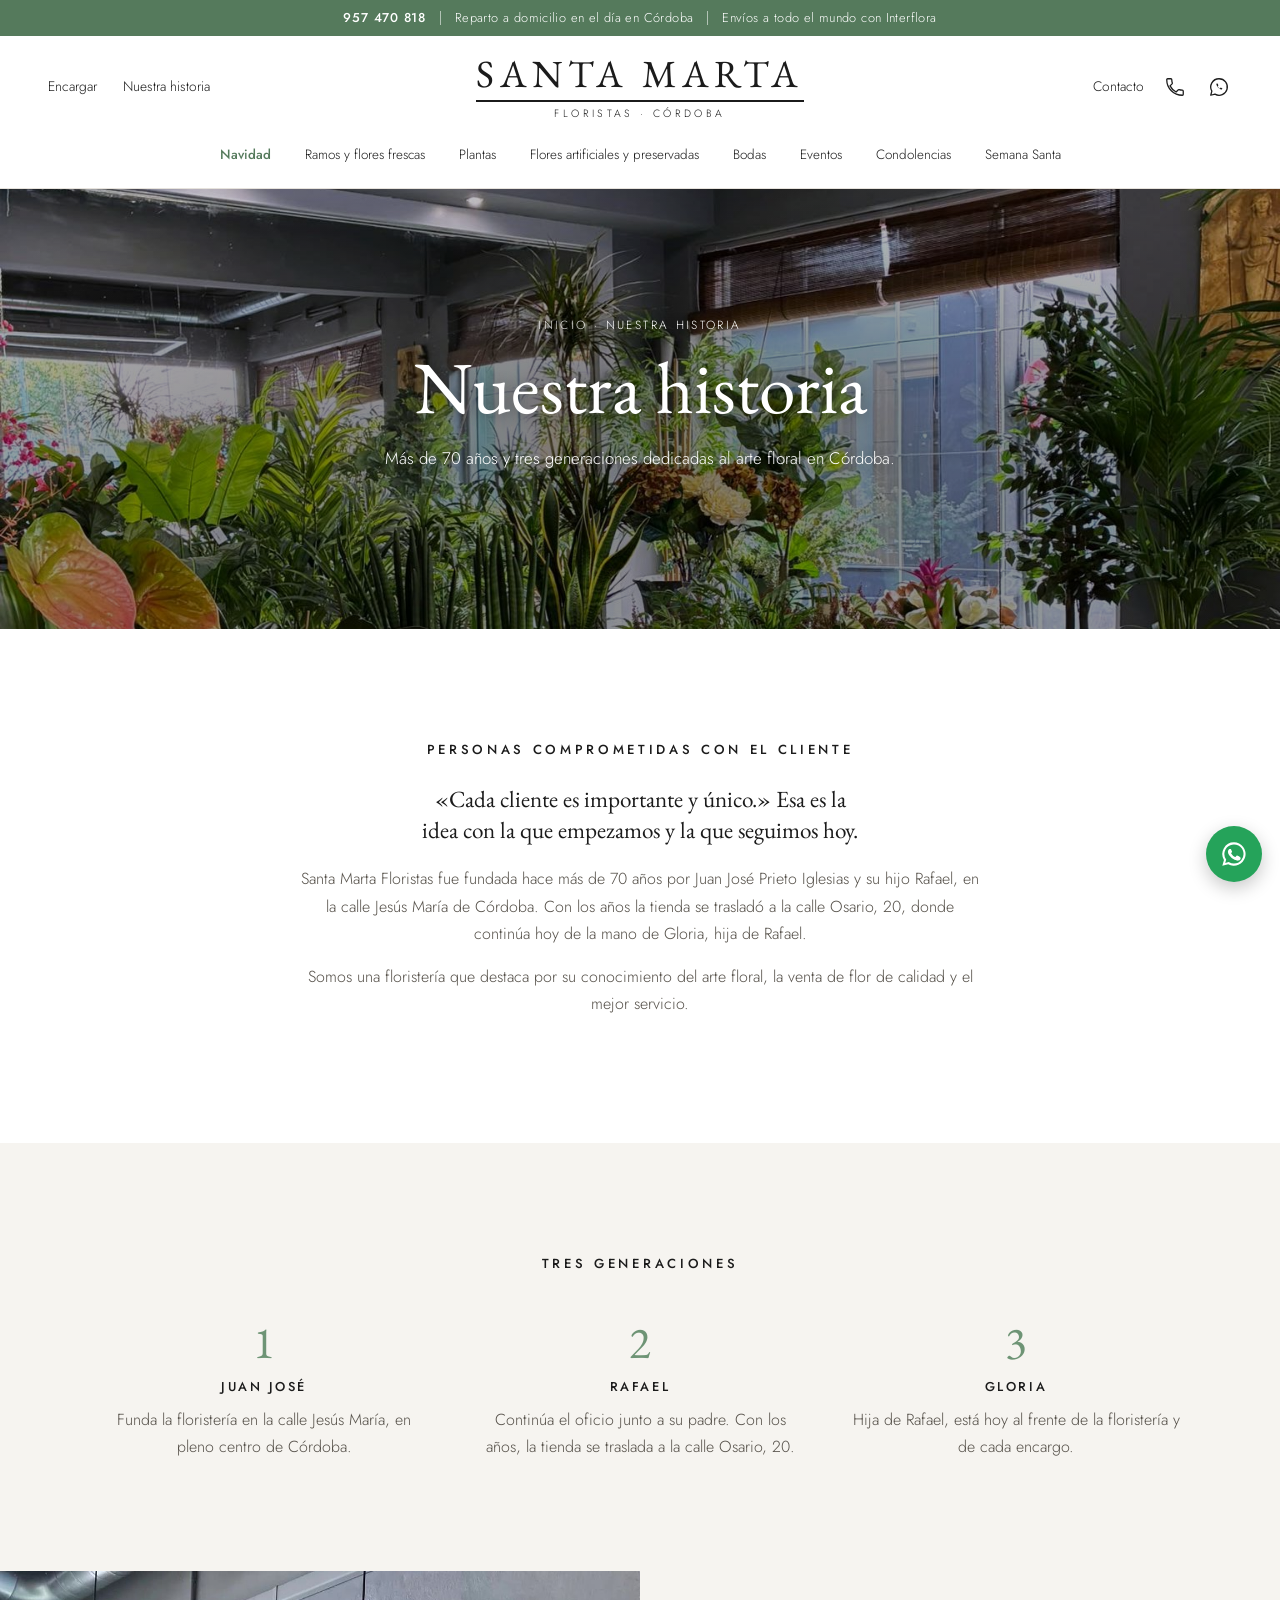
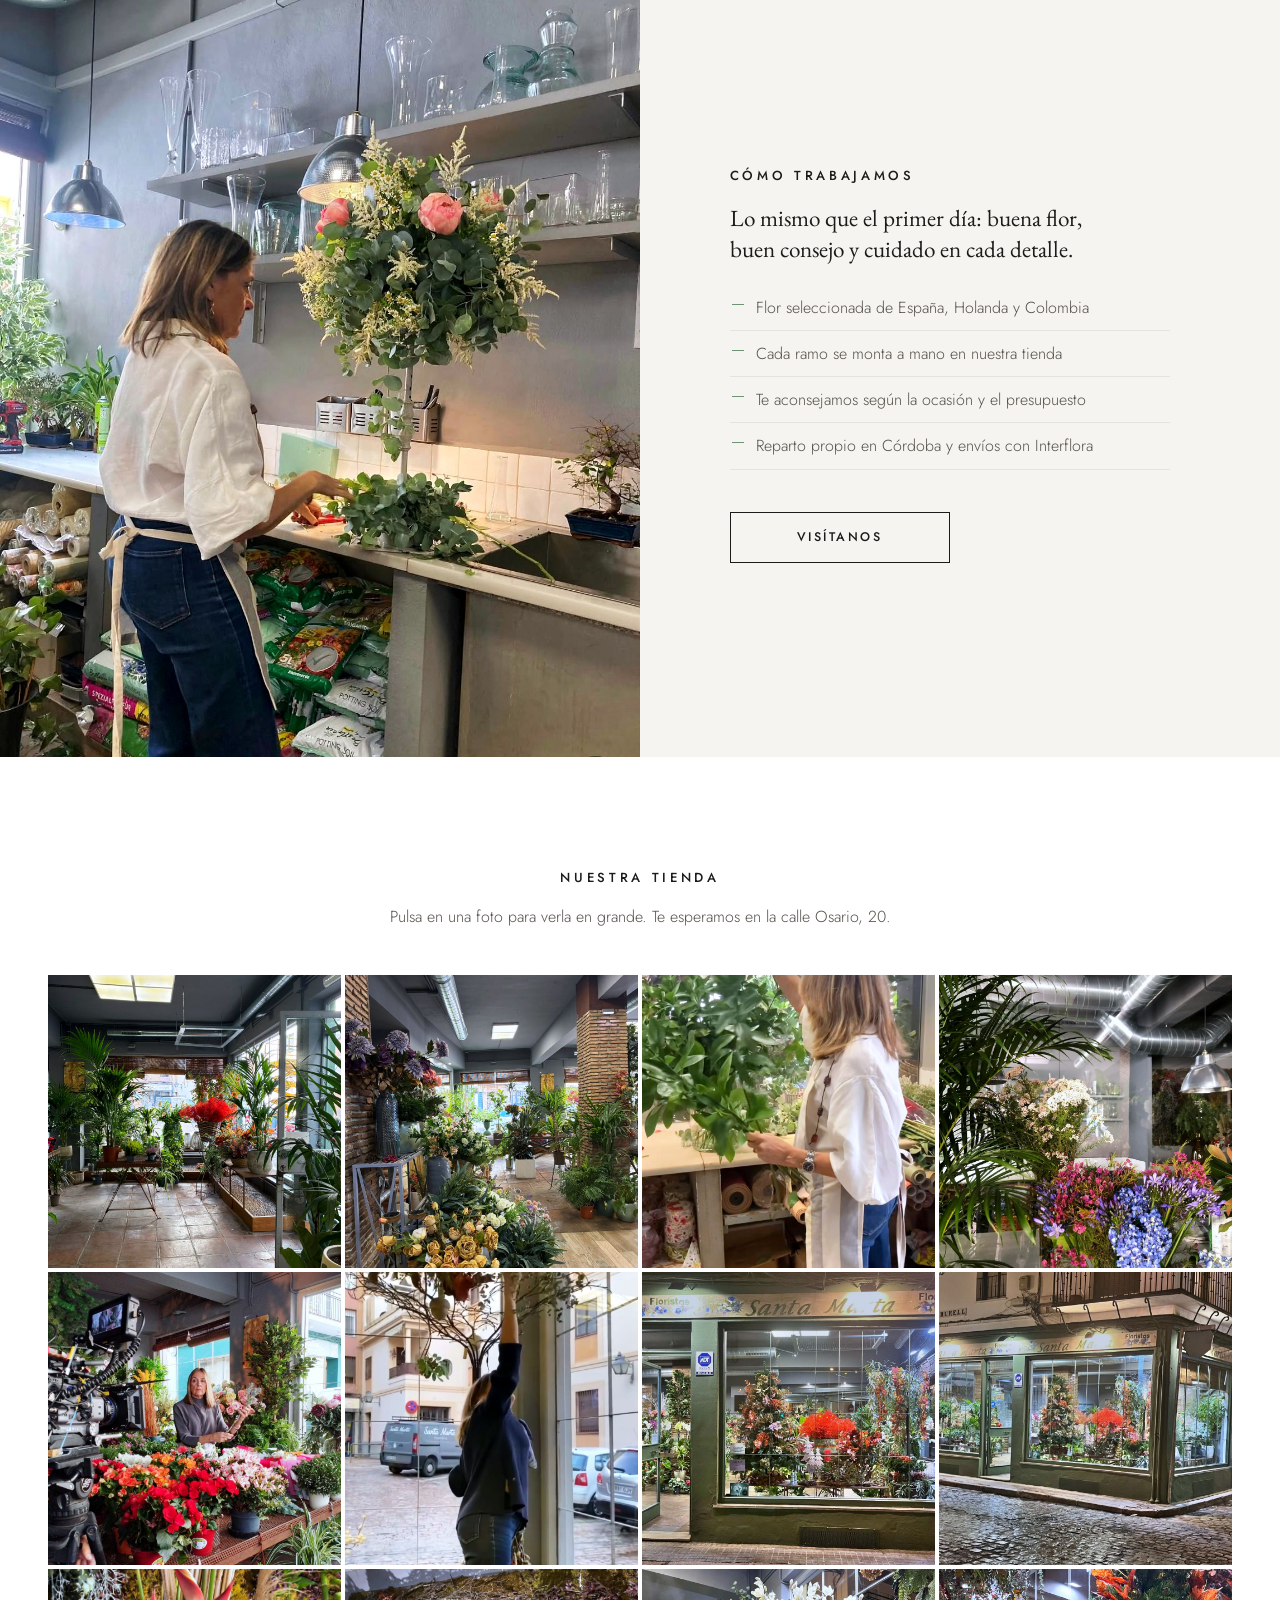
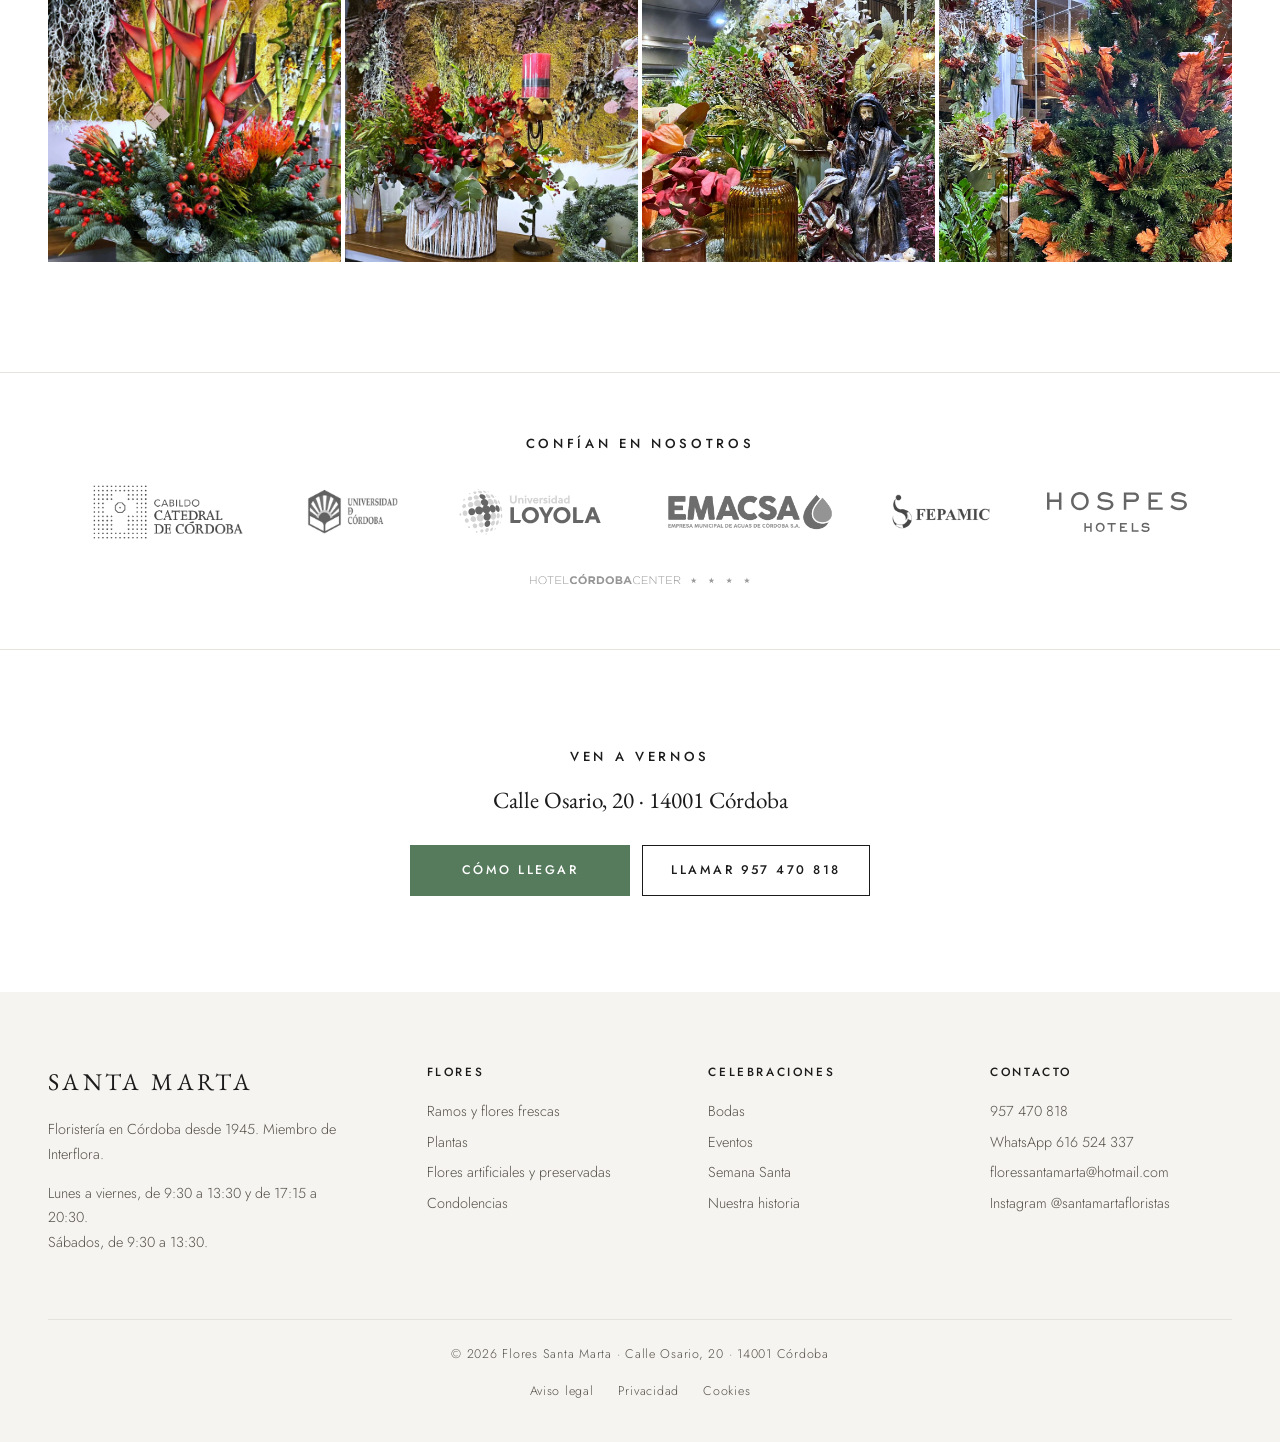
<file: nosotros.html>
<!DOCTYPE html>
<html lang="es">
<head>
<meta charset="UTF-8">
<meta name="viewport" content="width=device-width, initial-scale=1">
<title>Nuestra historia · Flores Santa Marta, floristas en Córdoba</title>
<meta name="description" content="Más de 70 años y tres generaciones dedicadas al arte floral en Córdoba. Fundada en la calle Jesús María, hoy en la calle Osario 20.">
<link rel="canonical" href="https://www.floressantamarta.com/nosotros.html">
<meta property="og:title" content="Nuestra historia · Flores Santa Marta">
<meta property="og:description" content="Tres generaciones dedicadas al arte floral en Córdoba.">
<meta property="og:type" content="website">
<meta property="og:locale" content="es_ES">
<meta property="og:image" content="https://www.floressantamarta.com/img/dsc_0330_recort.jpg">
<meta name="theme-color" content="#ffffff">
<link rel="icon" href="favicon.svg" type="image/svg+xml">
<link rel="preconnect" href="https://fonts.googleapis.com">
<link rel="preconnect" href="https://fonts.gstatic.com" crossorigin>
<link href="https://fonts.googleapis.com/css2?family=EB+Garamond:ital,wght@0,400;0,500;1,400&family=Jost:wght@300;400;500&display=swap" rel="stylesheet">
<link rel="stylesheet" href="styles.css">
<script type="application/ld+json">
{
  "@context": "https://schema.org",
  "@type": "BreadcrumbList",
  "itemListElement": [
    { "@type": "ListItem", "position": 1, "name": "Inicio", "item": "https://www.floressantamarta.com/" },
    { "@type": "ListItem", "position": 2, "name": "Nuestra historia", "item": "https://www.floressantamarta.com/nosotros.html" }
  ]
}
</script>
<script type="application/ld+json">
{
  "@context": "https://schema.org",
  "@type": "AboutPage",
  "url": "https://www.floressantamarta.com/nosotros.html",
  "name": "Nuestra historia",
  "description": "Más de 70 años y tres generaciones dedicadas al arte floral en Córdoba. Fundada en la calle Jesús María, hoy en la calle Osario 20.",
  "about": {
    "@type": "Florist",
    "@id": "https://www.floressantamarta.com/#floristeria",
    "name": "Flores Santa Marta"
  }
}
</script>
</head>
<body>

<a class="skip" href="#contenido">Saltar al contenido</a>

<div class="topbar">
  <div class="topbar-inner">
    <a href="tel:+34957470818"><strong>957 470 818</strong></a>
    <span class="sep" aria-hidden="true"></span>
    <span>Reparto a domicilio en el día en Córdoba</span>
    <span class="sep hide-sm" aria-hidden="true"></span>
    <span class="hide-sm">Envíos a todo el mundo con Interflora</span>
  </div>
</div>

<header class="site-header" id="top">
  <div class="header-main">
    <nav class="header-side header-left" aria-label="Accesos rápidos">
      <a href="index.html#ocasiones">Encargar</a>
      <a href="nosotros.html" aria-current="page">Nuestra historia</a>
    </nav>
    <a class="logo" href="index.html" aria-label="Flores Santa Marta, inicio">
      <span class="logo-name">Santa Marta</span>
      <span class="logo-rule" aria-hidden="true"></span>
      <span class="logo-sub">Floristas · Córdoba</span>
    </a>
    <div class="header-side header-right">
      <a class="hide-md" href="index.html#contacto">Contacto</a>
      <a class="icon-link" href="tel:+34957470818" aria-label="Llamar al 957 470 818">
        <svg viewBox="0 0 24 24" aria-hidden="true"><path d="M6.6 10.8a15.1 15.1 0 0 0 6.6 6.6l2.2-2.2a1 1 0 0 1 1-.25 11.4 11.4 0 0 0 3.6.57 1 1 0 0 1 1 1V20a1 1 0 0 1-1 1A17 17 0 0 1 3 4a1 1 0 0 1 1-1h3.5a1 1 0 0 1 1 1c0 1.25.2 2.45.57 3.57a1 1 0 0 1-.25 1Z" fill="none" stroke="currentColor" stroke-width="1.4"/></svg>
      </a>
      <a class="icon-link" href="https://wa.me/34616524337?text=Hola%2C%20quer%C3%ADa%20hacer%20un%20encargo" target="_blank" rel="noopener" aria-label="Escribir por WhatsApp">
        <svg viewBox="0 0 24 24" aria-hidden="true"><path d="M12 3a9 9 0 0 0-7.8 13.5L3 21l4.6-1.2A9 9 0 1 0 12 3Z" fill="none" stroke="currentColor" stroke-width="1.4" stroke-linejoin="round"/><path d="M9 8.5c.3 2.6 2.4 5.2 5.5 6.5l1.3-1.4-1.9-1-1 .9a5 5 0 0 1-2.4-2.4l.9-1-1-1.9Z" fill="currentColor"/></svg>
      </a>
      <button class="nav-toggle" aria-expanded="false" aria-controls="menu" aria-label="Abrir menú">
        <span></span><span></span><span></span>
      </button>
    </div>
  </div>
  <nav class="nav" id="menu" aria-label="Principal">
    <!-- Temporada de Navidad: quitar después de Reyes -->
    <a class="nav-season" href="index.html#navidad">Navidad</a>
    <a href="flores.html">Ramos y flores frescas</a>
    <a href="plantas.html">Plantas</a>
    <a href="artificiales.html">Flores artificiales y preservadas</a>
    <a href="bodas.html">Bodas</a>
    <a href="eventos.html">Eventos</a>
    <a href="condolencias.html">Condolencias</a>
    <a href="semana-santa.html">Semana Santa</a>
    <a class="nav-extra" href="index.html#contacto">Contacto</a>
  </nav>
</header>

<main id="contenido">

  <section class="banner page-hero">
    <img src="img/fotos/tienda-interior-plantas.jpg" width="1536" height="1147" alt="Interior de la tienda con plantas y flores sobre una mesa de madera" fetchpriority="high">
    <div class="banner-content">
      <p class="crumbs"><a href="index.html">Inicio</a> · Nuestra historia</p>
      <h1>Nuestra historia</h1>
      <p class="banner-text">Más de 70 años y tres generaciones dedicadas al arte floral en Córdoba.</p>
    </div>
  </section>

  <section class="section">
    <div class="prose">
      <h2 class="label">Personas comprometidas con el cliente</h2>
      <p class="lead">«Cada cliente es importante y único.» Esa es la idea con la que empezamos y la que seguimos hoy.</p>
      <p>Santa Marta Floristas fue fundada hace más de 70 años por Juan José Prieto Iglesias y su hijo Rafael, en la calle Jesús María de Córdoba. Con los años la tienda se trasladó a la calle Osario, 20, donde continúa hoy de la mano de Gloria, hija de Rafael.</p>
      <p>Somos una floristería que destaca por su conocimiento del arte floral, la venta de flor de calidad y el mejor servicio.</p>
    </div>
  </section>

  <section class="section bg-paper">
    <h2 class="label">Tres generaciones</h2>
    <ol class="steps" style="margin-top:44px">
      <li>
        <h3>Juan José</h3>
        <p>Funda la floristería en la calle Jesús María, en pleno centro de Córdoba.</p>
      </li>
      <li>
        <h3>Rafael</h3>
        <p>Continúa el oficio junto a su padre. Con los años, la tienda se traslada a la calle Osario, 20.</p>
      </li>
      <li>
        <h3>Gloria</h3>
        <p>Hija de Rafael, está hoy al frente de la floristería y de cada encargo.</p>
      </li>
    </ol>
  </section>

  <section class="split">
    <div class="split-media">
      <img src="img/fotos/gloria-taller.jpg" width="1139" height="1400" alt="Gloria montando un arreglo de peonías, astilbe y eucalipto en el taller de la tienda" loading="lazy">
    </div>
    <div class="split-text">
      <h2 class="label">Cómo trabajamos</h2>
      <p class="lead">Lo mismo que el primer día: buena flor, buen consejo y cuidado en cada detalle.</p>
      <ul class="ticks">
        <li>Flor seleccionada de España, Holanda y Colombia</li>
        <li>Cada ramo se monta a mano en nuestra tienda</li>
        <li>Te aconsejamos según la ocasión y el presupuesto</li>
        <li>Reparto propio en Córdoba y envíos con Interflora</li>
      </ul>
      <a class="btn btn-outline" href="index.html#contacto">Visítanos</a>
    </div>
  </section>

  <section class="section">
    <h2 class="label">Nuestra tienda</h2>
    <p class="section-intro">Pulsa en una foto para verla en grande. Te esperamos en la calle Osario, 20.</p>
    <div class="gallery">
      <img src="img/fotos/tienda-sala-plantas.jpg" width="1050" height="1400" alt="Sala de la tienda con plantas de interior" loading="lazy">
      <img src="img/fotos/tienda-flores-entrada.jpg" width="1050" height="1400" alt="Rosas, hortensias y plantas a la entrada de la tienda" loading="lazy">
      <img src="img/fotos/gloria-verde.jpg" width="961" height="1400" alt="Gloria preparando ramas verdes en el taller" loading="lazy">
      <img src="img/fotos/flores-tienda-agapantos.jpg" width="1050" height="1400" alt="Hortensias, agapantos y flor variada en la tienda" loading="lazy">
      <img src="img/fotos/gloria-television.jpg" width="1400" height="1054" alt="Gloria preparando un ramo durante una grabación para televisión en la tienda" loading="lazy">
      <img src="img/fotos/gloria-escaparate.jpg" width="951" height="1400" alt="Montando la decoración del escaparate, con la furgoneta de Santa Marta en la calle" loading="lazy">
      <img src="img/fotos/tienda-noche-escaparate.jpg" width="1400" height="1050" alt="Escaparate de la tienda iluminado al anochecer" loading="lazy">
      <img src="img/fotos/tienda-noche-esquina.jpg" width="1400" height="1050" alt="Esquina de la tienda en la calle Osario al anochecer" loading="lazy">
      <img src="img/fotos/tienda-heliconias.jpg" width="1279" height="1400" alt="Heliconias, proteas, ilex y abeto delante del jardín vertical de la tienda" loading="lazy">
      <img src="img/fotos/tienda-navidad-vela.jpg" width="1378" height="1400" alt="Arreglo de Navidad con vela roja junto al jardín vertical de la tienda" loading="lazy">
      <img src="img/fotos/tienda-nacimiento.jpg" width="1050" height="1400" alt="Nacimiento entre flores y plantas en la tienda" loading="lazy">
      <img src="img/fotos/tienda-arbol-otono.jpg" width="1050" height="1400" alt="Árbol de Navidad de la tienda decorado con hojas de otoño" loading="lazy">
    </div>
  </section>

  <section class="clients-wrap">
    <h2 class="label">Confían en nosotros</h2>
    <ul class="clients">
      <li><img src="img/logos/cabildo.png" width="150" height="54" alt="Cabildo Catedral de Córdoba" loading="lazy"></li>
      <li><img src="img/logos/uco.png" width="104" height="54" alt="Universidad de Córdoba" loading="lazy"></li>
      <li><img src="img/logos/loyola.svg" width="150" height="47" alt="Universidad Loyola" loading="lazy"></li>
      <li><img src="img/logos/emacsa.png" width="170" height="36" alt="EMACSA, Empresa Municipal de Aguas de Córdoba" loading="lazy"></li>
      <li><img class="logo-claro" src="img/logos/fepamic.png" width="100" height="51" alt="FEPAMIC" loading="lazy"></li>
      <li><img src="img/logos/hospes.svg" width="140" height="39" alt="Hospes Palacio del Bailío" loading="lazy"></li>
      <li><img src="img/logos/cordoba-center.svg" width="220" height="21" alt="Hotel Córdoba Center" loading="lazy"></li>
    </ul>
  </section>

  <section class="cta-band" style="background:var(--white)">
    <h2 class="label">Ven a vernos</h2>
    <p class="lead">Calle Osario, 20 · 14001 Córdoba</p>
    <div class="btn-row">
      <a class="btn" href="https://www.google.com/maps/search/?api=1&query=Flores+Santa+Marta+Calle+Osario+20+C%C3%B3rdoba" target="_blank" rel="noopener">Cómo llegar</a>
      <a class="btn btn-outline" href="tel:+34957470818">Llamar 957 470 818</a>
    </div>
  </section>

</main>

<footer class="site-footer">
  <div class="footer-cols">
    <div>
      <span class="logo-name logo-name-sm">Santa Marta</span>
      <p>Floristería en Córdoba desde 1945. Miembro de Interflora.</p>
      <p>Lunes a viernes, de 9:30 a 13:30 y de 17:15 a 20:30.<br>Sábados, de 9:30 a 13:30.</p>
    </div>
    <div>
      <h2>Flores</h2>
      <a href="flores.html">Ramos y flores frescas</a>
      <a href="plantas.html">Plantas</a>
      <a href="artificiales.html">Flores artificiales y preservadas</a>
      <a href="condolencias.html">Condolencias</a>
    </div>
    <div>
      <h2>Celebraciones</h2>
      <a href="bodas.html">Bodas</a>
      <a href="eventos.html">Eventos</a>
      <a href="semana-santa.html">Semana Santa</a>
      <a href="nosotros.html">Nuestra historia</a>
    </div>
    <div>
      <h2>Contacto</h2>
      <a href="tel:+34957470818">957 470 818</a>
      <a href="https://wa.me/34616524337" target="_blank" rel="noopener">WhatsApp 616 524 337</a>
      <a href="mailto:floressantamarta@hotmail.com">floressantamarta@hotmail.com</a>
      <a href="https://www.instagram.com/santamartafloristas/" target="_blank" rel="noopener">Instagram @santamartafloristas</a>
    </div>
  </div>
  <p class="footer-bottom">© <span id="year"></span> Flores Santa Marta · Calle Osario, 20 · 14001 Córdoba<span class="footer-legal"><a href="aviso-legal.html">Aviso legal</a><a href="privacidad.html">Privacidad</a><a href="cookies.html">Cookies</a></span></p>
</footer>

<a class="wa-float" href="https://wa.me/34616524337?text=Hola%2C%20quer%C3%ADa%20hacer%20un%20encargo" target="_blank" rel="noopener" aria-label="Escribir por WhatsApp">
  <svg aria-hidden="true" viewBox="0 0 24 24"><path d="M12 2a10 10 0 0 0-8.6 15.1L2 22l5-1.3A10 10 0 1 0 12 2Zm0 18.2a8.2 8.2 0 0 1-4.2-1.1l-.3-.2-3 .8.8-2.9-.2-.3A8.2 8.2 0 1 1 12 20.2Zm4.5-6.1c-.2-.1-1.5-.7-1.7-.8-.2-.1-.4-.1-.6.1l-.8 1c-.1.2-.3.2-.5.1a6.7 6.7 0 0 1-3.3-2.9c-.2-.4.2-.4.7-1.3.1-.2 0-.3 0-.4l-.8-1.8c-.2-.5-.4-.4-.6-.4h-.5a1 1 0 0 0-.7.3 3 3 0 0 0-.9 2.2 5.2 5.2 0 0 0 1.1 2.8 11.9 11.9 0 0 0 4.6 4c1.7.7 2.3.8 3.2.6a2.7 2.7 0 0 0 1.8-1.2 2.2 2.2 0 0 0 .1-1.3c0-.1-.2-.2-.4-.3Z"/></svg>
</a>

<script src="script.js"></script>
</body>
</html>
</file>
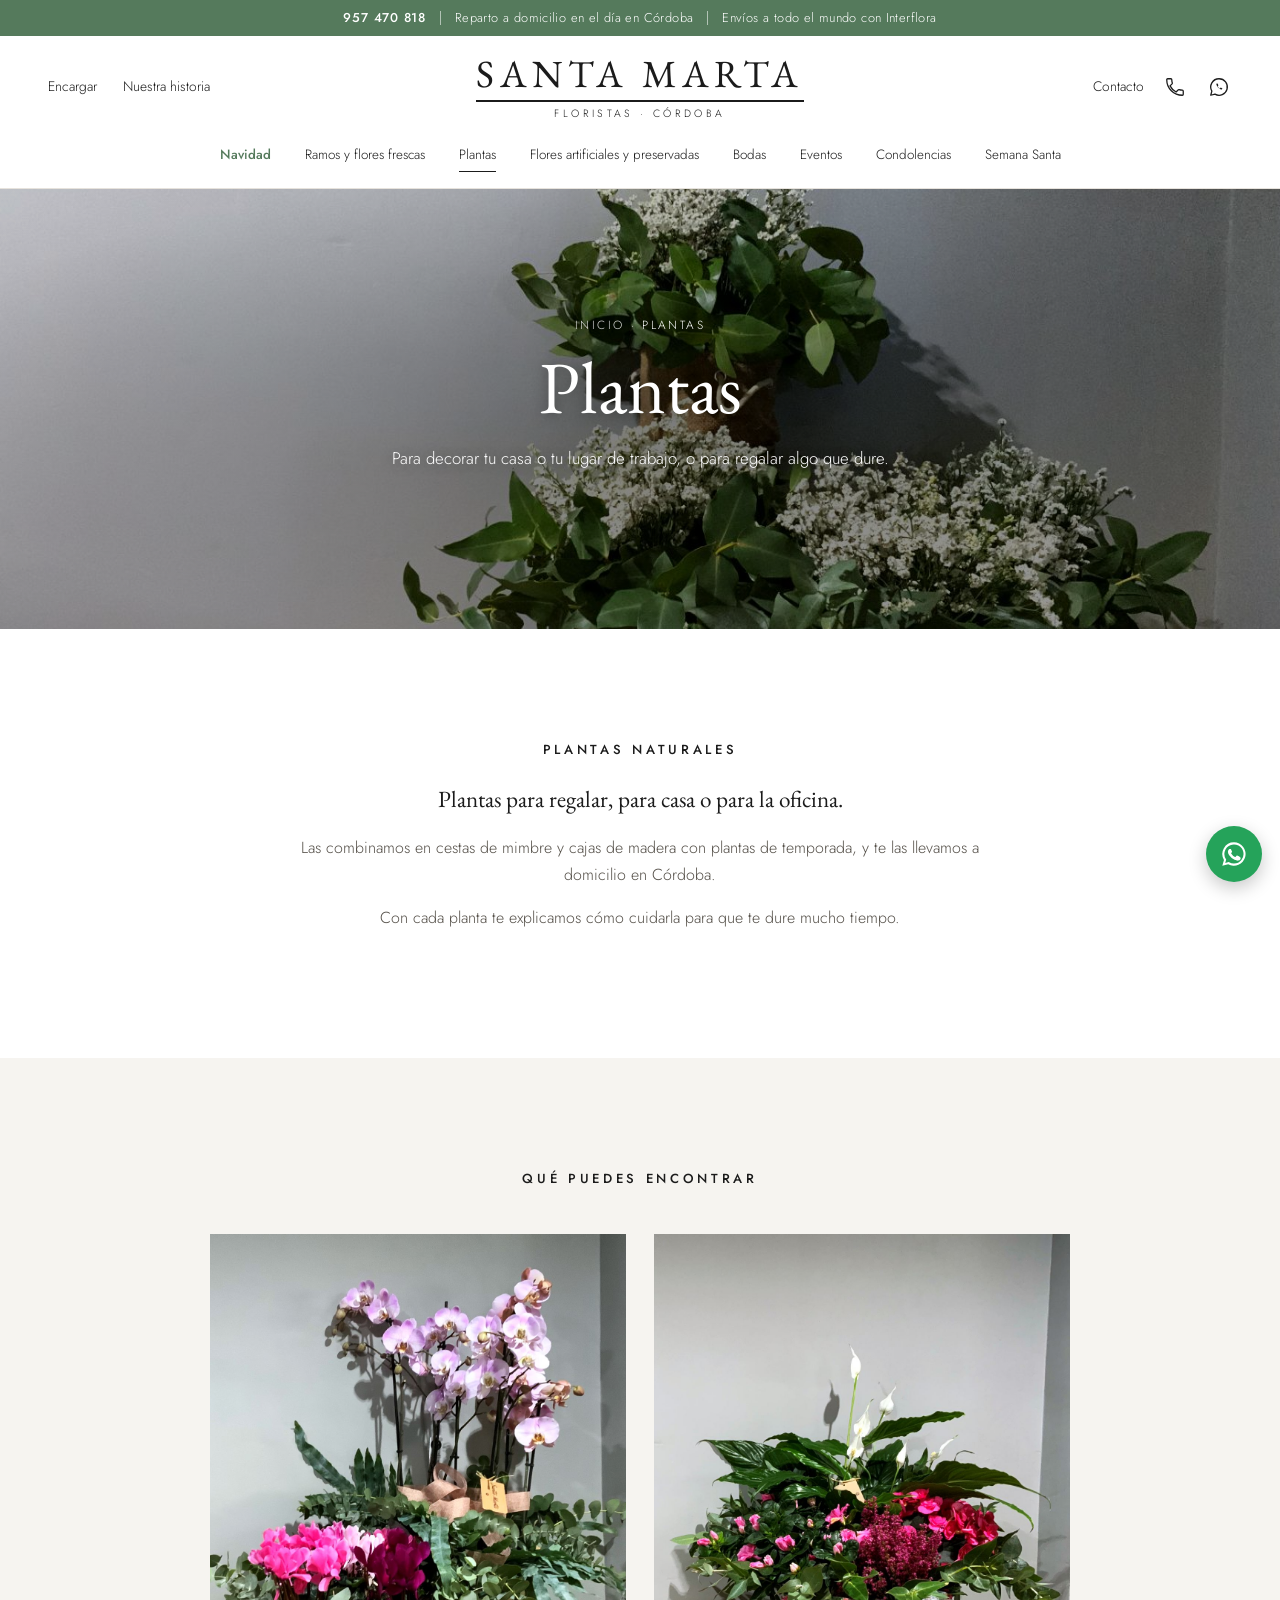
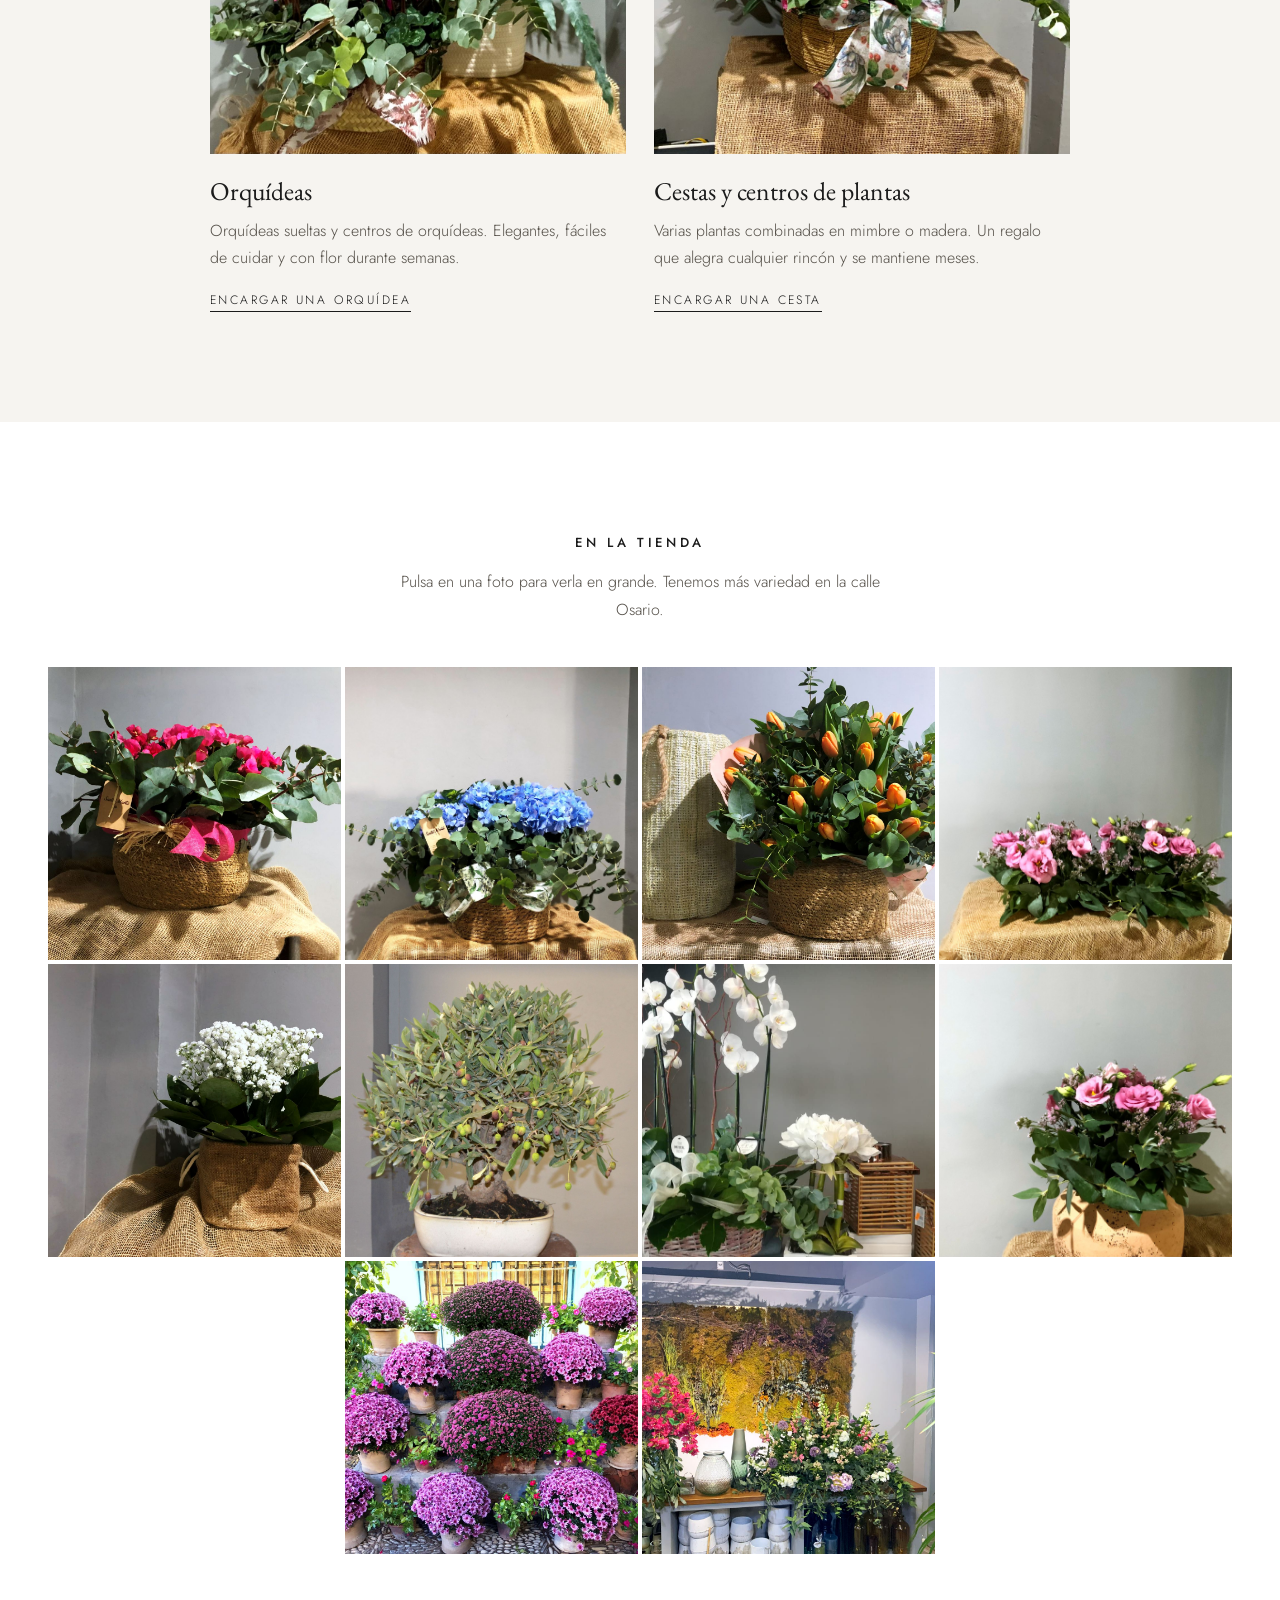
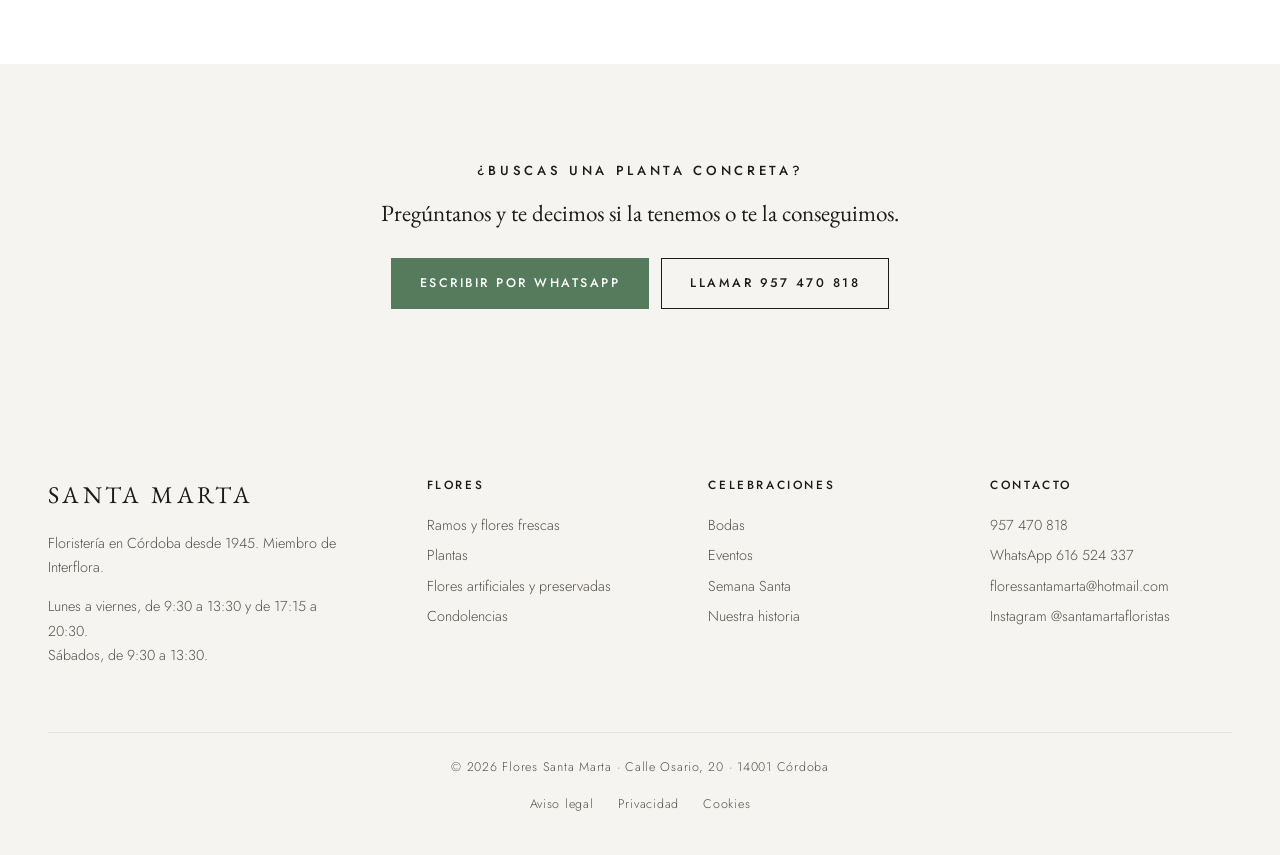
<file: plantas.html>
<!DOCTYPE html>
<html lang="es">
<head>
<meta charset="UTF-8">
<meta name="viewport" content="width=device-width, initial-scale=1">
<title>Plantas para regalar en Córdoba · Flores Santa Marta</title>
<meta name="description" content="Plantas naturales, orquídeas, cestas y centros de plantas para regalar o decorar en Córdoba. Envío a domicilio.">
<link rel="canonical" href="https://www.floressantamarta.com/plantas.html">
<meta property="og:title" content="Plantas · Flores Santa Marta">
<meta property="og:description" content="Orquídeas, cestas y plantas para regalar en Córdoba.">
<meta property="og:type" content="website">
<meta property="og:locale" content="es_ES">
<meta property="og:image" content="https://www.floressantamarta.com/img/planta5.jpg">
<meta name="theme-color" content="#ffffff">
<link rel="icon" href="favicon.svg" type="image/svg+xml">
<link rel="preconnect" href="https://fonts.googleapis.com">
<link rel="preconnect" href="https://fonts.gstatic.com" crossorigin>
<link href="https://fonts.googleapis.com/css2?family=EB+Garamond:ital,wght@0,400;0,500;1,400&family=Jost:wght@300;400;500&display=swap" rel="stylesheet">
<link rel="stylesheet" href="styles.css">
<script type="application/ld+json">
{
  "@context": "https://schema.org",
  "@type": "BreadcrumbList",
  "itemListElement": [
    { "@type": "ListItem", "position": 1, "name": "Inicio", "item": "https://www.floressantamarta.com/" },
    { "@type": "ListItem", "position": 2, "name": "Plantas", "item": "https://www.floressantamarta.com/plantas.html" }
  ]
}
</script>
<script type="application/ld+json">
{
  "@context": "https://schema.org",
  "@type": "Service",
  "serviceType": "Plantas para regalar",
  "name": "Plantas para regalar en Córdoba",
  "description": "Plantas naturales, orquídeas, cestas y centros de plantas para regalar o decorar en Córdoba. Envío a domicilio.",
  "url": "https://www.floressantamarta.com/plantas.html",
  "provider": {
    "@type": "Florist",
    "@id": "https://www.floressantamarta.com/#floristeria",
    "name": "Flores Santa Marta"
  },
  "areaServed": {
    "@type": "City",
    "name": "Córdoba"
  },
  "hasOfferCatalog": {
    "@type": "OfferCatalog",
    "name": "Plantas para regalar",
    "itemListElement": [
      {
        "@type": "Offer",
        "itemOffered": {
          "@type": "Service",
          "name": "Orquídeas"
        }
      },
      {
        "@type": "Offer",
        "itemOffered": {
          "@type": "Service",
          "name": "Cestas y centros de plantas"
        }
      }
    ]
  }
}
</script>
</head>
<body>

<a class="skip" href="#contenido">Saltar al contenido</a>

<div class="topbar">
  <div class="topbar-inner">
    <a href="tel:+34957470818"><strong>957 470 818</strong></a>
    <span class="sep" aria-hidden="true"></span>
    <span>Reparto a domicilio en el día en Córdoba</span>
    <span class="sep hide-sm" aria-hidden="true"></span>
    <span class="hide-sm">Envíos a todo el mundo con Interflora</span>
  </div>
</div>

<header class="site-header" id="top">
  <div class="header-main">
    <nav class="header-side header-left" aria-label="Accesos rápidos">
      <a href="index.html#ocasiones">Encargar</a>
      <a href="nosotros.html">Nuestra historia</a>
    </nav>
    <a class="logo" href="index.html" aria-label="Flores Santa Marta, inicio">
      <span class="logo-name">Santa Marta</span>
      <span class="logo-rule" aria-hidden="true"></span>
      <span class="logo-sub">Floristas · Córdoba</span>
    </a>
    <div class="header-side header-right">
      <a class="hide-md" href="index.html#contacto">Contacto</a>
      <a class="icon-link" href="tel:+34957470818" aria-label="Llamar al 957 470 818">
        <svg viewBox="0 0 24 24" aria-hidden="true"><path d="M6.6 10.8a15.1 15.1 0 0 0 6.6 6.6l2.2-2.2a1 1 0 0 1 1-.25 11.4 11.4 0 0 0 3.6.57 1 1 0 0 1 1 1V20a1 1 0 0 1-1 1A17 17 0 0 1 3 4a1 1 0 0 1 1-1h3.5a1 1 0 0 1 1 1c0 1.25.2 2.45.57 3.57a1 1 0 0 1-.25 1Z" fill="none" stroke="currentColor" stroke-width="1.4"/></svg>
      </a>
      <a class="icon-link" href="https://wa.me/34616524337?text=Hola%2C%20quer%C3%ADa%20informaci%C3%B3n%20sobre%20plantas" target="_blank" rel="noopener" aria-label="Escribir por WhatsApp">
        <svg viewBox="0 0 24 24" aria-hidden="true"><path d="M12 3a9 9 0 0 0-7.8 13.5L3 21l4.6-1.2A9 9 0 1 0 12 3Z" fill="none" stroke="currentColor" stroke-width="1.4" stroke-linejoin="round"/><path d="M9 8.5c.3 2.6 2.4 5.2 5.5 6.5l1.3-1.4-1.9-1-1 .9a5 5 0 0 1-2.4-2.4l.9-1-1-1.9Z" fill="currentColor"/></svg>
      </a>
      <button class="nav-toggle" aria-expanded="false" aria-controls="menu" aria-label="Abrir menú">
        <span></span><span></span><span></span>
      </button>
    </div>
  </div>
  <nav class="nav" id="menu" aria-label="Principal">
    <!-- Temporada de Navidad: quitar después de Reyes -->
    <a class="nav-season" href="index.html#navidad">Navidad</a>
    <a href="flores.html">Ramos y flores frescas</a>
    <a href="plantas.html" aria-current="page">Plantas</a>
    <a href="artificiales.html">Flores artificiales y preservadas</a>
    <a href="bodas.html">Bodas</a>
    <a href="eventos.html">Eventos</a>
    <a href="condolencias.html">Condolencias</a>
    <a href="semana-santa.html">Semana Santa</a>
    <a class="nav-extra" href="index.html#contacto">Contacto</a>
  </nav>
</header>

<main id="contenido">

  <section class="banner page-hero">
    <img src="img/fotos/plantas-blancas.jpg" width="1400" height="1050" alt="Plantas con flor blanca en macetas de arpillera" fetchpriority="high">
    <div class="banner-content">
      <p class="crumbs"><a href="index.html">Inicio</a> · Plantas</p>
      <h1>Plantas</h1>
      <p class="banner-text">Para decorar tu casa o tu lugar de trabajo, o para regalar algo que dure.</p>
    </div>
  </section>

  <section class="section">
    <div class="prose">
      <h2 class="label">Plantas naturales</h2>
      <p class="lead">Plantas para regalar, para casa o para la oficina.</p>
      <p>Las combinamos en cestas de mimbre y cajas de madera con plantas de temporada, y te las llevamos a domicilio en Córdoba.</p>
      <p>Con cada planta te explicamos cómo cuidarla para que te dure mucho tiempo.</p>
    </div>
  </section>

  <section class="section bg-paper">
    <h2 class="label">Qué puedes encontrar</h2>
    <div class="features features-2" style="margin-top:44px">
      <article class="feature">
        <img src="img/fotos/plantas-orquidea-ciclamen.jpg" width="1381" height="1400" alt="Composición de orquídeas y ciclámenes" loading="lazy">
        <h3>Orquídeas</h3>
        <p>Orquídeas sueltas y centros de orquídeas. Elegantes, fáciles de cuidar y con flor durante semanas.</p>
        <a class="more" href="https://wa.me/34616524337?text=Hola%2C%20quer%C3%ADa%20una%20orqu%C3%ADdea" target="_blank" rel="noopener">Encargar una orquídea</a>
      </article>
      <article class="feature">
        <img src="img/fotos/plantas-espatifilo-2.jpg" width="1200" height="1400" alt="Cesta de espatifilo, begonias y brezo" loading="lazy">
        <h3>Cestas y centros de plantas</h3>
        <p>Varias plantas combinadas en mimbre o madera. Un regalo que alegra cualquier rincón y se mantiene meses.</p>
        <a class="more" href="https://wa.me/34616524337?text=Hola%2C%20quer%C3%ADa%20una%20cesta%20de%20plantas" target="_blank" rel="noopener">Encargar una cesta</a>
      </article>
    </div>
  </section>

  <section class="section">
    <h2 class="label">En la tienda</h2>
    <p class="section-intro">Pulsa en una foto para verla en grande. Tenemos más variedad en la calle Osario.</p>
    <div class="gallery">
      <img src="img/fotos/plantas-ciclamen-cesta.jpg" width="1400" height="1050" alt="Cesta de ciclámenes con lazo rosa" loading="lazy">
      <img src="img/fotos/plantas-hortensia-azul.jpg" width="1400" height="1286" alt="Hortensia azul en cesta" loading="lazy">
      <img src="img/fotos/plantas-naranjo.jpg" width="1400" height="1050" alt="Naranjo enano en cesta" loading="lazy">
      <img src="img/fotos/plantas-lisianthus-rosa.jpg" width="1400" height="1289" alt="Plantas de lisianthus rosa" loading="lazy">
      <img src="img/fotos/plantas-blancas-arpillera.jpg" width="1400" height="1050" alt="Planta de flor blanca envuelta en arpillera" loading="lazy">
      <img src="img/dsc_0301.jpg" width="1591" height="1600" alt="Olivo en maceta" loading="lazy">
      <img src="img/planta8.jpg" width="1600" height="903" alt="Orquídeas blancas en la tienda" loading="lazy">
      <img src="img/fotos/plantas-lisianthus-kraft.jpg" width="1400" height="1247" alt="Lisianthus rosa envuelto en papel kraft" loading="lazy">
      <img src="img/fotos/plantas-crisantemos.jpg" width="1400" height="1050" alt="Macetas de crisantemos en un patio" loading="lazy">
      <img src="img/fotos/tienda-interior.jpg" width="1400" height="1050" alt="Flores y plantas en la tienda de la calle Osario" loading="lazy">
    </div>
  </section>

  <section class="cta-band">
    <h2 class="label">¿Buscas una planta concreta?</h2>
    <p class="lead">Pregúntanos y te decimos si la tenemos o te la conseguimos.</p>
    <div class="btn-row">
      <a class="btn" href="https://wa.me/34616524337?text=Hola%2C%20quer%C3%ADa%20informaci%C3%B3n%20sobre%20plantas" target="_blank" rel="noopener">Escribir por WhatsApp</a>
      <a class="btn btn-outline" href="tel:+34957470818">Llamar 957 470 818</a>
    </div>
  </section>

</main>

<footer class="site-footer">
  <div class="footer-cols">
    <div>
      <span class="logo-name logo-name-sm">Santa Marta</span>
      <p>Floristería en Córdoba desde 1945. Miembro de Interflora.</p>
      <p>Lunes a viernes, de 9:30 a 13:30 y de 17:15 a 20:30.<br>Sábados, de 9:30 a 13:30.</p>
    </div>
    <div>
      <h2>Flores</h2>
      <a href="flores.html">Ramos y flores frescas</a>
      <a href="plantas.html">Plantas</a>
      <a href="artificiales.html">Flores artificiales y preservadas</a>
      <a href="condolencias.html">Condolencias</a>
    </div>
    <div>
      <h2>Celebraciones</h2>
      <a href="bodas.html">Bodas</a>
      <a href="eventos.html">Eventos</a>
      <a href="semana-santa.html">Semana Santa</a>
      <a href="nosotros.html">Nuestra historia</a>
    </div>
    <div>
      <h2>Contacto</h2>
      <a href="tel:+34957470818">957 470 818</a>
      <a href="https://wa.me/34616524337" target="_blank" rel="noopener">WhatsApp 616 524 337</a>
      <a href="mailto:floressantamarta@hotmail.com">floressantamarta@hotmail.com</a>
      <a href="https://www.instagram.com/santamartafloristas/" target="_blank" rel="noopener">Instagram @santamartafloristas</a>
    </div>
  </div>
  <p class="footer-bottom">© <span id="year"></span> Flores Santa Marta · Calle Osario, 20 · 14001 Córdoba<span class="footer-legal"><a href="aviso-legal.html">Aviso legal</a><a href="privacidad.html">Privacidad</a><a href="cookies.html">Cookies</a></span></p>
</footer>

<a class="wa-float" href="https://wa.me/34616524337?text=Hola%2C%20quer%C3%ADa%20informaci%C3%B3n%20sobre%20plantas" target="_blank" rel="noopener" aria-label="Escribir por WhatsApp">
  <svg aria-hidden="true" viewBox="0 0 24 24"><path d="M12 2a10 10 0 0 0-8.6 15.1L2 22l5-1.3A10 10 0 1 0 12 2Zm0 18.2a8.2 8.2 0 0 1-4.2-1.1l-.3-.2-3 .8.8-2.9-.2-.3A8.2 8.2 0 1 1 12 20.2Zm4.5-6.1c-.2-.1-1.5-.7-1.7-.8-.2-.1-.4-.1-.6.1l-.8 1c-.1.2-.3.2-.5.1a6.7 6.7 0 0 1-3.3-2.9c-.2-.4.2-.4.7-1.3.1-.2 0-.3 0-.4l-.8-1.8c-.2-.5-.4-.4-.6-.4h-.5a1 1 0 0 0-.7.3 3 3 0 0 0-.9 2.2 5.2 5.2 0 0 0 1.1 2.8 11.9 11.9 0 0 0 4.6 4c1.7.7 2.3.8 3.2.6a2.7 2.7 0 0 0 1.8-1.2 2.2 2.2 0 0 0 .1-1.3c0-.1-.2-.2-.4-.3Z"/></svg>
</a>

<script src="script.js"></script>
</body>
</html>
</file>
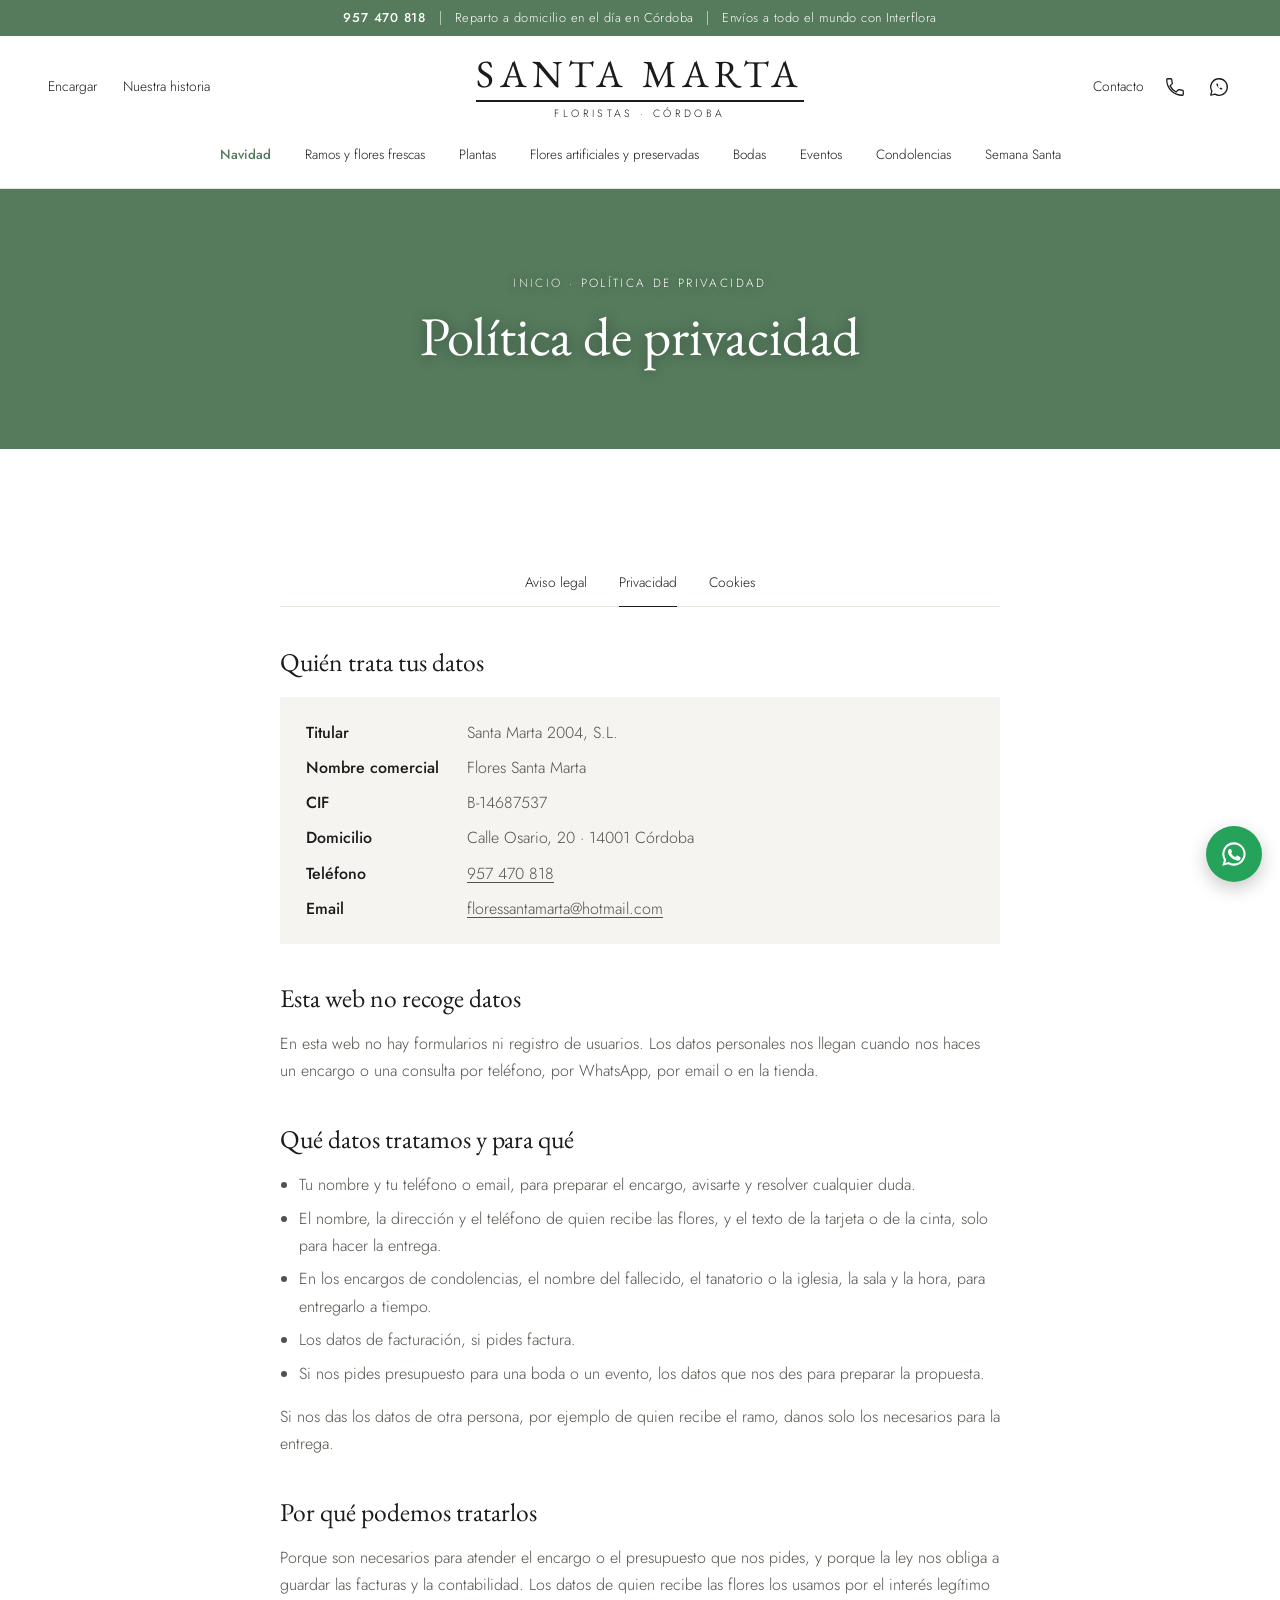
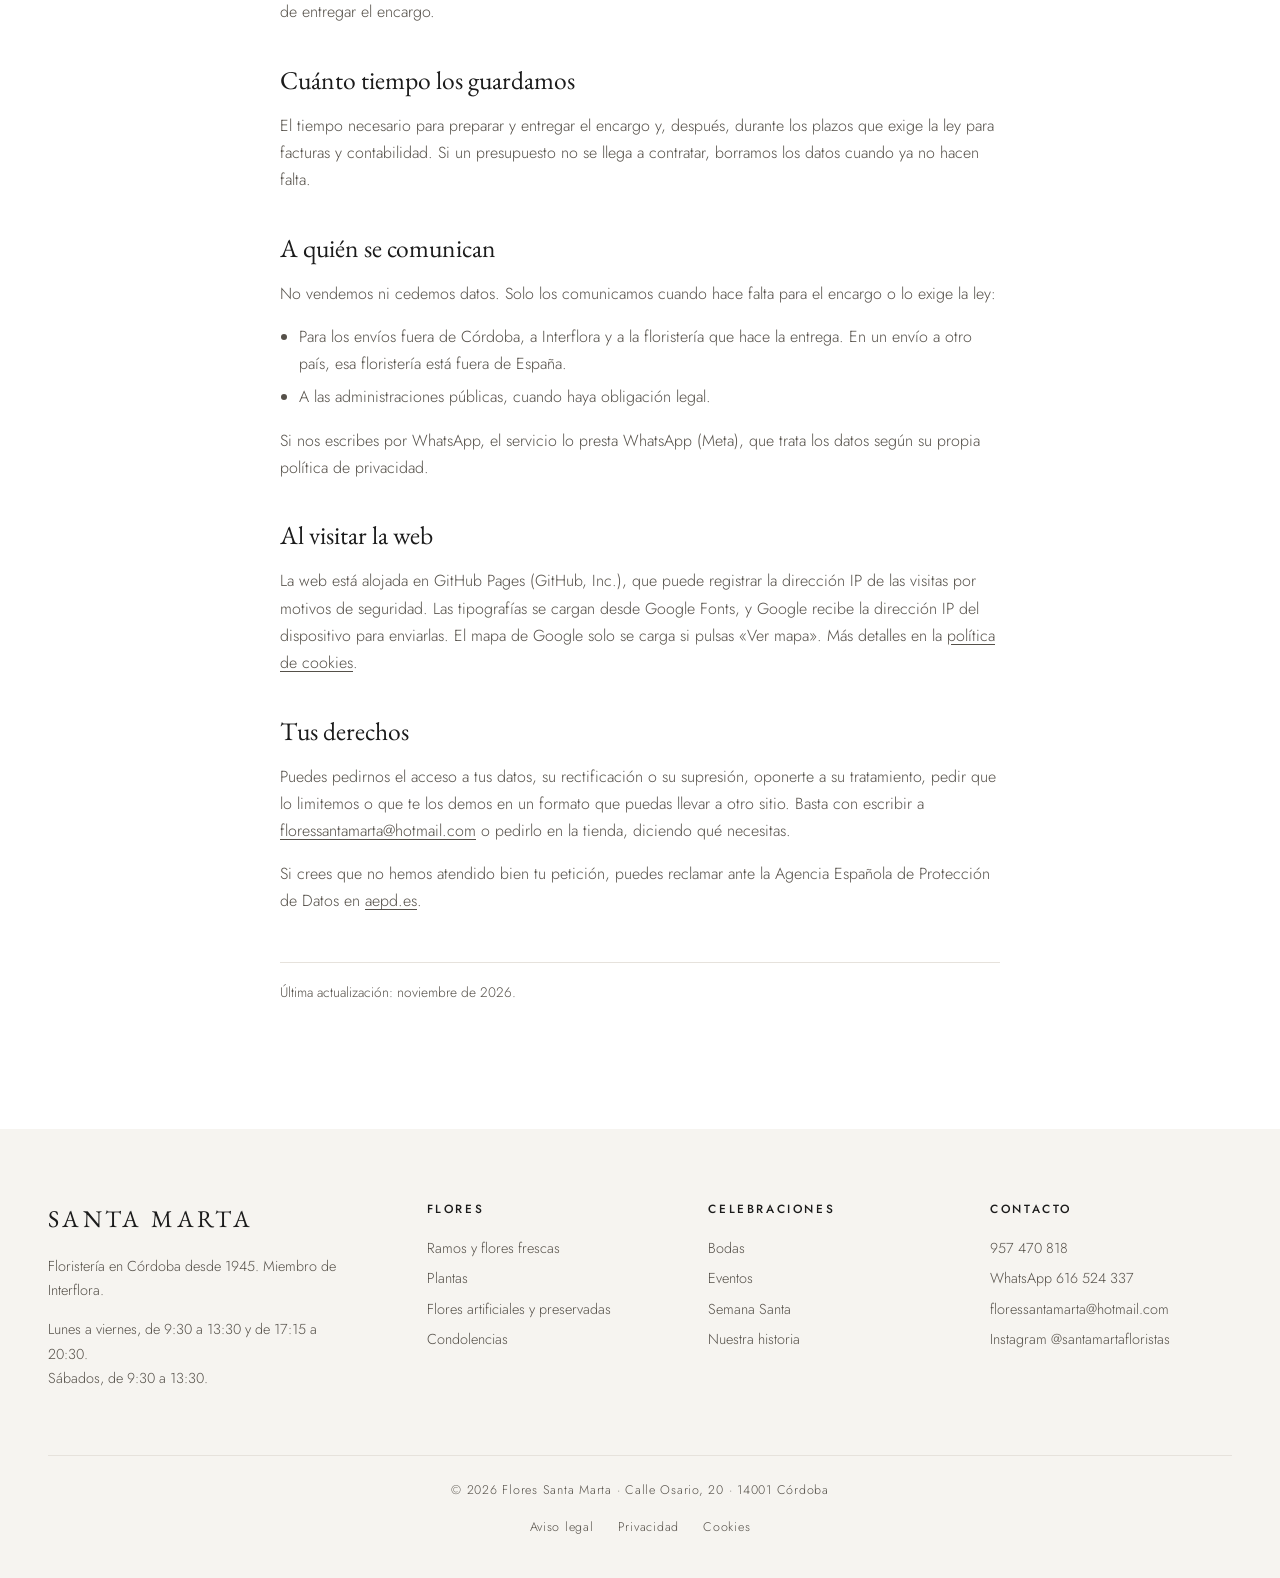
<file: privacidad.html>
<!DOCTYPE html>
<html lang="es">
<head>
<meta charset="UTF-8">
<meta name="viewport" content="width=device-width, initial-scale=1">
<title>Política de privacidad · Flores Santa Marta</title>
<meta name="description" content="Cómo trata Flores Santa Marta los datos de sus clientes al hacer un encargo de flores en Córdoba.">
<link rel="canonical" href="https://www.floressantamarta.com/privacidad.html">
<meta name="theme-color" content="#ffffff">
<link rel="icon" href="favicon.svg" type="image/svg+xml">
<!-- Página legal: no se indexa. Dejar esta línea también al publicar en floressantamarta.com -->
<meta name="robots" content="noindex, follow">
<link rel="preconnect" href="https://fonts.googleapis.com">
<link rel="preconnect" href="https://fonts.gstatic.com" crossorigin>
<link href="https://fonts.googleapis.com/css2?family=EB+Garamond:ital,wght@0,400;0,500;1,400&family=Jost:wght@300;400;500&display=swap" rel="stylesheet">
<link rel="stylesheet" href="styles.css">
</head>
<body>

<a class="skip" href="#contenido">Saltar al contenido</a>

<div class="topbar">
  <div class="topbar-inner">
    <a href="tel:+34957470818"><strong>957 470 818</strong></a>
    <span class="sep" aria-hidden="true"></span>
    <span>Reparto a domicilio en el día en Córdoba</span>
    <span class="sep hide-sm" aria-hidden="true"></span>
    <span class="hide-sm">Envíos a todo el mundo con Interflora</span>
  </div>
</div>

<header class="site-header" id="top">
  <div class="header-main">
    <nav class="header-side header-left" aria-label="Accesos rápidos">
      <a href="index.html#ocasiones">Encargar</a>
      <a href="nosotros.html">Nuestra historia</a>
    </nav>
    <a class="logo" href="index.html" aria-label="Flores Santa Marta, inicio">
      <span class="logo-name">Santa Marta</span>
      <span class="logo-rule" aria-hidden="true"></span>
      <span class="logo-sub">Floristas · Córdoba</span>
    </a>
    <div class="header-side header-right">
      <a class="hide-md" href="index.html#contacto">Contacto</a>
      <a class="icon-link" href="tel:+34957470818" aria-label="Llamar al 957 470 818">
        <svg viewBox="0 0 24 24" aria-hidden="true"><path d="M6.6 10.8a15.1 15.1 0 0 0 6.6 6.6l2.2-2.2a1 1 0 0 1 1-.25 11.4 11.4 0 0 0 3.6.57 1 1 0 0 1 1 1V20a1 1 0 0 1-1 1A17 17 0 0 1 3 4a1 1 0 0 1 1-1h3.5a1 1 0 0 1 1 1c0 1.25.2 2.45.57 3.57a1 1 0 0 1-.25 1Z" fill="none" stroke="currentColor" stroke-width="1.4"/></svg>
      </a>
      <a class="icon-link" href="https://wa.me/34616524337?text=Hola%2C%20quer%C3%ADa%20hacer%20un%20encargo" target="_blank" rel="noopener" aria-label="Escribir por WhatsApp">
        <svg viewBox="0 0 24 24" aria-hidden="true"><path d="M12 3a9 9 0 0 0-7.8 13.5L3 21l4.6-1.2A9 9 0 1 0 12 3Z" fill="none" stroke="currentColor" stroke-width="1.4" stroke-linejoin="round"/><path d="M9 8.5c.3 2.6 2.4 5.2 5.5 6.5l1.3-1.4-1.9-1-1 .9a5 5 0 0 1-2.4-2.4l.9-1-1-1.9Z" fill="currentColor"/></svg>
      </a>
      <button class="nav-toggle" aria-expanded="false" aria-controls="menu" aria-label="Abrir menú">
        <span></span><span></span><span></span>
      </button>
    </div>
  </div>
  <nav class="nav" id="menu" aria-label="Principal">
    <!-- Temporada de Navidad: quitar después de Reyes -->
    <a class="nav-season" href="index.html#navidad">Navidad</a>
    <a href="flores.html">Ramos y flores frescas</a>
    <a href="plantas.html">Plantas</a>
    <a href="artificiales.html">Flores artificiales y preservadas</a>
    <a href="bodas.html">Bodas</a>
    <a href="eventos.html">Eventos</a>
    <a href="condolencias.html">Condolencias</a>
    <a href="semana-santa.html">Semana Santa</a>
    <a class="nav-extra" href="index.html#contacto">Contacto</a>
  </nav>
</header>

<main id="contenido">

  <section class="banner banner-plain banner-legal">
    <div class="banner-content">
      <p class="crumbs"><a href="index.html">Inicio</a> · Política de privacidad</p>
      <h1>Política de privacidad</h1>
    </div>
  </section>

  <section class="section">
    <article class="legal">
      <nav class="legal-nav" aria-label="Información legal"><a href="aviso-legal.html">Aviso legal</a><a href="privacidad.html" aria-current="page">Privacidad</a><a href="cookies.html">Cookies</a></nav>
      <h2>Quién trata tus datos</h2>
      <dl>
        <dt>Titular</dt><dd>Santa Marta 2004, S.L.</dd>
        <dt>Nombre comercial</dt><dd>Flores Santa Marta</dd>
        <dt>CIF</dt><dd>B-14687537</dd>
        <dt>Domicilio</dt><dd>Calle Osario, 20 · 14001 Córdoba</dd>
        <dt>Teléfono</dt><dd><a href="tel:+34957470818">957 470 818</a></dd>
        <dt>Email</dt><dd><a href="mailto:floressantamarta@hotmail.com">floressantamarta@hotmail.com</a></dd>
        <!-- PENDIENTE: datos del Registro Mercantil (registro, tomo, folio, hoja e inscripción). Están en la escritura de la sociedad o en una nota simple del Registro. Añadir aquí:
        <dt>Registro Mercantil</dt><dd>Inscrita en el Registro Mercantil de …, tomo …, folio …, hoja …, inscripción …</dd> -->
      </dl>

      <h2>Esta web no recoge datos</h2>
      <p>En esta web no hay formularios ni registro de usuarios. Los datos personales nos llegan cuando nos haces un encargo o una consulta por teléfono, por WhatsApp, por email o en la tienda.</p>

      <h2>Qué datos tratamos y para qué</h2>
      <ul>
        <li>Tu nombre y tu teléfono o email, para preparar el encargo, avisarte y resolver cualquier duda.</li>
        <li>El nombre, la dirección y el teléfono de quien recibe las flores, y el texto de la tarjeta o de la cinta, solo para hacer la entrega.</li>
        <li>En los encargos de condolencias, el nombre del fallecido, el tanatorio o la iglesia, la sala y la hora, para entregarlo a tiempo.</li>
        <li>Los datos de facturación, si pides factura.</li>
        <li>Si nos pides presupuesto para una boda o un evento, los datos que nos des para preparar la propuesta.</li>
      </ul>
      <p>Si nos das los datos de otra persona, por ejemplo de quien recibe el ramo, danos solo los necesarios para la entrega.</p>

      <h2>Por qué podemos tratarlos</h2>
      <p>Porque son necesarios para atender el encargo o el presupuesto que nos pides, y porque la ley nos obliga a guardar las facturas y la contabilidad. Los datos de quien recibe las flores los usamos por el interés legítimo de entregar el encargo.</p>

      <h2>Cuánto tiempo los guardamos</h2>
      <p>El tiempo necesario para preparar y entregar el encargo y, después, durante los plazos que exige la ley para facturas y contabilidad. Si un presupuesto no se llega a contratar, borramos los datos cuando ya no hacen falta.</p>

      <h2>A quién se comunican</h2>
      <p>No vendemos ni cedemos datos. Solo los comunicamos cuando hace falta para el encargo o lo exige la ley:</p>
      <ul>
        <li>Para los envíos fuera de Córdoba, a Interflora y a la floristería que hace la entrega. En un envío a otro país, esa floristería está fuera de España.</li>
        <li>A las administraciones públicas, cuando haya obligación legal.</li>
      </ul>
      <p>Si nos escribes por WhatsApp, el servicio lo presta WhatsApp (Meta), que trata los datos según su propia política de privacidad.</p>

      <h2>Al visitar la web</h2>
      <p>La web está alojada en GitHub Pages (GitHub, Inc.), que puede registrar la dirección IP de las visitas por motivos de seguridad. Las tipografías se cargan desde Google Fonts, y Google recibe la dirección IP del dispositivo para enviarlas. El mapa de Google solo se carga si pulsas «Ver mapa». Más detalles en la <a href="cookies.html">política de cookies</a>.</p>

      <h2>Tus derechos</h2>
      <p>Puedes pedirnos el acceso a tus datos, su rectificación o su supresión, oponerte a su tratamiento, pedir que lo limitemos o que te los demos en un formato que puedas llevar a otro sitio. Basta con escribir a <a href="mailto:floressantamarta@hotmail.com">floressantamarta@hotmail.com</a> o pedirlo en la tienda, diciendo qué necesitas.</p>
      <p>Si crees que no hemos atendido bien tu petición, puedes reclamar ante la Agencia Española de Protección de Datos en <a href="https://www.aepd.es" target="_blank" rel="noopener">aepd.es</a>.</p>

      <p class="legal-date">Última actualización: noviembre de 2026.</p>
    </article>
  </section>

</main>

<footer class="site-footer">
  <div class="footer-cols">
    <div>
      <span class="logo-name logo-name-sm">Santa Marta</span>
      <p>Floristería en Córdoba desde 1945. Miembro de Interflora.</p>
      <p>Lunes a viernes, de 9:30 a 13:30 y de 17:15 a 20:30.<br>Sábados, de 9:30 a 13:30.</p>
    </div>
    <div>
      <h2>Flores</h2>
      <a href="flores.html">Ramos y flores frescas</a>
      <a href="plantas.html">Plantas</a>
      <a href="artificiales.html">Flores artificiales y preservadas</a>
      <a href="condolencias.html">Condolencias</a>
    </div>
    <div>
      <h2>Celebraciones</h2>
      <a href="bodas.html">Bodas</a>
      <a href="eventos.html">Eventos</a>
      <a href="semana-santa.html">Semana Santa</a>
      <a href="nosotros.html">Nuestra historia</a>
    </div>
    <div>
      <h2>Contacto</h2>
      <a href="tel:+34957470818">957 470 818</a>
      <a href="https://wa.me/34616524337" target="_blank" rel="noopener">WhatsApp 616 524 337</a>
      <a href="mailto:floressantamarta@hotmail.com">floressantamarta@hotmail.com</a>
      <a href="https://www.instagram.com/santamartafloristas/" target="_blank" rel="noopener">Instagram @santamartafloristas</a>
    </div>
  </div>
  <p class="footer-bottom">© <span id="year"></span> Flores Santa Marta · Calle Osario, 20 · 14001 Córdoba<span class="footer-legal"><a href="aviso-legal.html">Aviso legal</a><a href="privacidad.html">Privacidad</a><a href="cookies.html">Cookies</a></span></p>
</footer>

<a class="wa-float" href="https://wa.me/34616524337?text=Hola%2C%20quer%C3%ADa%20hacer%20un%20encargo" target="_blank" rel="noopener" aria-label="Escribir por WhatsApp">
  <svg aria-hidden="true" viewBox="0 0 24 24"><path d="M12 2a10 10 0 0 0-8.6 15.1L2 22l5-1.3A10 10 0 1 0 12 2Zm0 18.2a8.2 8.2 0 0 1-4.2-1.1l-.3-.2-3 .8.8-2.9-.2-.3A8.2 8.2 0 1 1 12 20.2Zm4.5-6.1c-.2-.1-1.5-.7-1.7-.8-.2-.1-.4-.1-.6.1l-.8 1c-.1.2-.3.2-.5.1a6.7 6.7 0 0 1-3.3-2.9c-.2-.4.2-.4.7-1.3.1-.2 0-.3 0-.4l-.8-1.8c-.2-.5-.4-.4-.6-.4h-.5a1 1 0 0 0-.7.3 3 3 0 0 0-.9 2.2 5.2 5.2 0 0 0 1.1 2.8 11.9 11.9 0 0 0 4.6 4c1.7.7 2.3.8 3.2.6a2.7 2.7 0 0 0 1.8-1.2 2.2 2.2 0 0 0 .1-1.3c0-.1-.2-.2-.4-.3Z"/></svg>
</a>

<script src="script.js"></script>
</body>
</html>
</file>
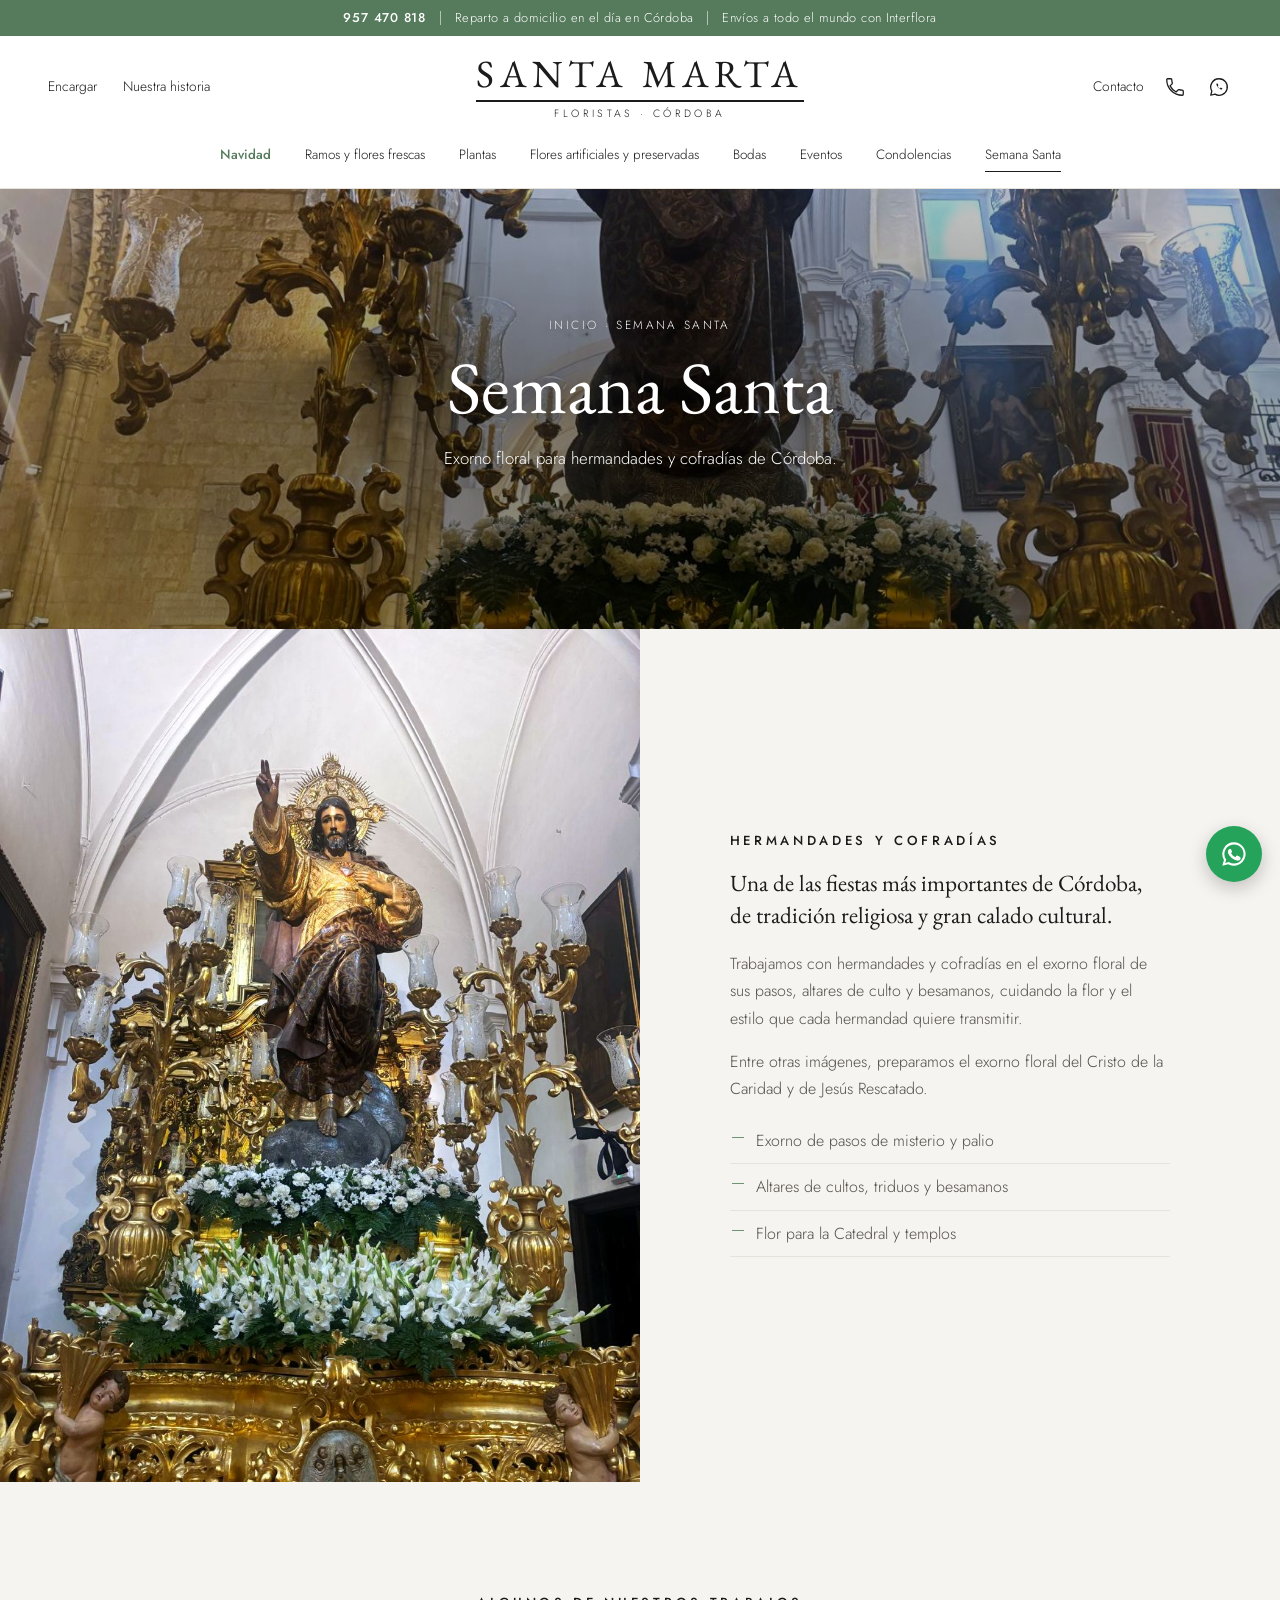
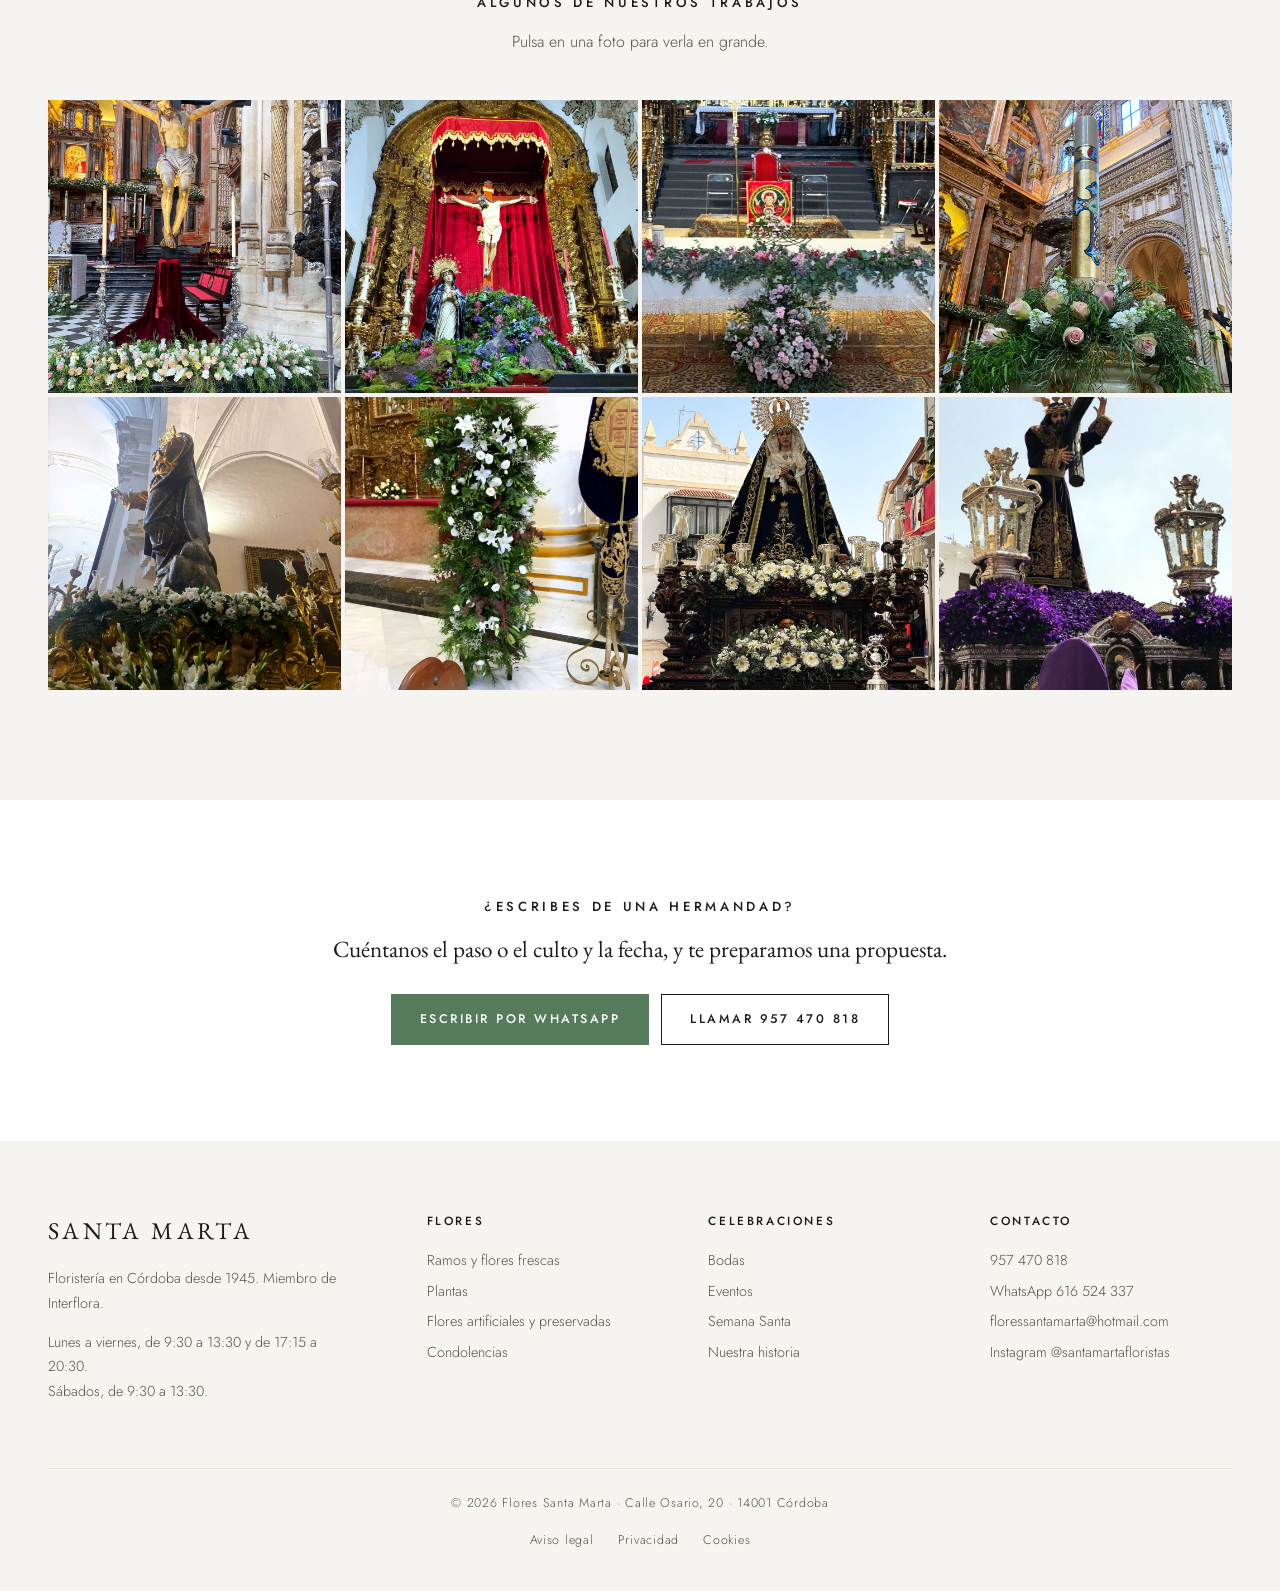
<file: semana-santa.html>
<!DOCTYPE html>
<html lang="es">
<head>
<meta charset="UTF-8">
<meta name="viewport" content="width=device-width, initial-scale=1">
<title>Flores para Semana Santa en Córdoba · Flores Santa Marta</title>
<meta name="description" content="Exorno floral de Semana Santa para hermandades y cofradías de Córdoba: pasos de misterio y palio, altares de cultos, triduos y besamanos.">
<link rel="canonical" href="https://www.floressantamarta.com/semana-santa.html">
<meta property="og:title" content="Semana Santa · Flores Santa Marta">
<meta property="og:description" content="Exorno floral para hermandades y cofradías de Córdoba.">
<meta property="og:type" content="website">
<meta property="og:locale" content="es_ES">
<meta property="og:image" content="https://www.floressantamarta.com/img/56751366_401248760712900_6715975897594968003_n.jpg">
<meta name="theme-color" content="#ffffff">
<link rel="icon" href="favicon.svg" type="image/svg+xml">
<link rel="preconnect" href="https://fonts.googleapis.com">
<link rel="preconnect" href="https://fonts.gstatic.com" crossorigin>
<link href="https://fonts.googleapis.com/css2?family=EB+Garamond:ital,wght@0,400;0,500;1,400&family=Jost:wght@300;400;500&display=swap" rel="stylesheet">
<link rel="stylesheet" href="styles.css">
<script type="application/ld+json">
{
  "@context": "https://schema.org",
  "@type": "BreadcrumbList",
  "itemListElement": [
    { "@type": "ListItem", "position": 1, "name": "Inicio", "item": "https://www.floressantamarta.com/" },
    { "@type": "ListItem", "position": 2, "name": "Semana Santa", "item": "https://www.floressantamarta.com/semana-santa.html" }
  ]
}
</script>
<script type="application/ld+json">
{
  "@context": "https://schema.org",
  "@type": "Service",
  "serviceType": "Exorno floral de Semana Santa",
  "name": "Exorno floral de Semana Santa en Córdoba",
  "description": "Exorno floral de Semana Santa para hermandades y cofradías de Córdoba: pasos de misterio y palio, altares de cultos, triduos y besamanos.",
  "url": "https://www.floressantamarta.com/semana-santa.html",
  "provider": {
    "@type": "Florist",
    "@id": "https://www.floressantamarta.com/#floristeria",
    "name": "Flores Santa Marta"
  },
  "areaServed": { "@type": "City", "name": "Córdoba" },
  "hasOfferCatalog": {
    "@type": "OfferCatalog",
    "name": "Exorno floral de Semana Santa",
    "itemListElement": [
      { "@type": "Offer", "itemOffered": { "@type": "Service", "name": "Exorno de pasos de misterio y palio" } },
      { "@type": "Offer", "itemOffered": { "@type": "Service", "name": "Altares de cultos, triduos y besamanos" } },
      { "@type": "Offer", "itemOffered": { "@type": "Service", "name": "Flor para la Catedral y templos" } }
    ]
  }
}
</script>
</head>
<body>

<a class="skip" href="#contenido">Saltar al contenido</a>

<div class="topbar">
  <div class="topbar-inner">
    <a href="tel:+34957470818"><strong>957 470 818</strong></a>
    <span class="sep" aria-hidden="true"></span>
    <span>Reparto a domicilio en el día en Córdoba</span>
    <span class="sep hide-sm" aria-hidden="true"></span>
    <span class="hide-sm">Envíos a todo el mundo con Interflora</span>
  </div>
</div>

<header class="site-header" id="top">
  <div class="header-main">
    <nav class="header-side header-left" aria-label="Accesos rápidos">
      <a href="index.html#ocasiones">Encargar</a>
      <a href="nosotros.html">Nuestra historia</a>
    </nav>
    <a class="logo" href="index.html" aria-label="Flores Santa Marta, inicio">
      <span class="logo-name">Santa Marta</span>
      <span class="logo-rule" aria-hidden="true"></span>
      <span class="logo-sub">Floristas · Córdoba</span>
    </a>
    <div class="header-side header-right">
      <a class="hide-md" href="index.html#contacto">Contacto</a>
      <a class="icon-link" href="tel:+34957470818" aria-label="Llamar al 957 470 818">
        <svg viewBox="0 0 24 24" aria-hidden="true"><path d="M6.6 10.8a15.1 15.1 0 0 0 6.6 6.6l2.2-2.2a1 1 0 0 1 1-.25 11.4 11.4 0 0 0 3.6.57 1 1 0 0 1 1 1V20a1 1 0 0 1-1 1A17 17 0 0 1 3 4a1 1 0 0 1 1-1h3.5a1 1 0 0 1 1 1c0 1.25.2 2.45.57 3.57a1 1 0 0 1-.25 1Z" fill="none" stroke="currentColor" stroke-width="1.4"/></svg>
      </a>
      <a class="icon-link" href="https://wa.me/34616524337?text=Hola%2C%20escribo%20de%20una%20hermandad%20y%20quer%C3%ADa%20informaci%C3%B3n" target="_blank" rel="noopener" aria-label="Escribir por WhatsApp">
        <svg viewBox="0 0 24 24" aria-hidden="true"><path d="M12 3a9 9 0 0 0-7.8 13.5L3 21l4.6-1.2A9 9 0 1 0 12 3Z" fill="none" stroke="currentColor" stroke-width="1.4" stroke-linejoin="round"/><path d="M9 8.5c.3 2.6 2.4 5.2 5.5 6.5l1.3-1.4-1.9-1-1 .9a5 5 0 0 1-2.4-2.4l.9-1-1-1.9Z" fill="currentColor"/></svg>
      </a>
      <button class="nav-toggle" aria-expanded="false" aria-controls="menu" aria-label="Abrir menú">
        <span></span><span></span><span></span>
      </button>
    </div>
  </div>
  <nav class="nav" id="menu" aria-label="Principal">
    <!-- Temporada de Navidad: quitar después de Reyes -->
    <a class="nav-season" href="index.html#navidad">Navidad</a>
    <a href="flores.html">Ramos y flores frescas</a>
    <a href="plantas.html">Plantas</a>
    <a href="artificiales.html">Flores artificiales y preservadas</a>
    <a href="bodas.html">Bodas</a>
    <a href="eventos.html">Eventos</a>
    <a href="condolencias.html">Condolencias</a>
    <a href="semana-santa.html" aria-current="page">Semana Santa</a>
    <a class="nav-extra" href="index.html#contacto">Contacto</a>
  </nav>
</header>

<main id="contenido">

  <section class="banner page-hero">
    <img src="img/fotos/semana-santa-paso-2.jpg" width="1400" height="1050" alt="Paso procesional con exorno de flor blanca" fetchpriority="high">
    <div class="banner-content">
      <p class="crumbs"><a href="index.html">Inicio</a> · Semana Santa</p>
      <h1>Semana Santa</h1>
      <p class="banner-text">Exorno floral para hermandades y cofradías de Córdoba.</p>
    </div>
  </section>

  <section class="split">
    <div class="split-media">
      <img src="img/fotos/semana-santa-paso.jpg" width="1050" height="1400" alt="Paso procesional con exorno de flor blanca" loading="lazy">
    </div>
    <div class="split-text">
      <h2 class="label">Hermandades y cofradías</h2>
      <p class="lead">Una de las fiestas más importantes de Córdoba, de tradición religiosa y gran calado cultural.</p>
      <p>Trabajamos con hermandades y cofradías en el exorno floral de sus pasos, altares de culto y besamanos, cuidando la flor y el estilo que cada hermandad quiere transmitir.</p>
      <p>Entre otras imágenes, preparamos el exorno floral del Cristo de la Caridad y de Jesús Rescatado.</p>
      <ul class="ticks">
        <li>Exorno de pasos de misterio y palio</li>
        <li>Altares de cultos, triduos y besamanos</li>
        <li>Flor para la Catedral y templos</li>
      </ul>
    </div>
  </section>

  <section class="section bg-paper">
    <h2 class="label">Algunos de nuestros trabajos</h2>
    <p class="section-intro">Pulsa en una foto para verla en grande.</p>
    <div class="gallery">
      <img src="img/fotos/semana-santa-cristo.jpg" width="1050" height="1400" alt="Cristo crucificado con exorno de flor blanca y verde" loading="lazy">
      <img src="img/fotos/semana-santa-dosel.jpg" width="1050" height="1400" alt="Cristo crucificado bajo dosel rojo con exorno floral a sus pies" loading="lazy">
      <img src="img/fotos/semana-santa-altar.jpg" width="1400" height="1050" alt="Altar de cultos con exorno floral" loading="lazy">
      <img src="img/fotos/semana-santa-catedral.jpg" width="1050" height="1400" alt="Exorno floral en la Mezquita-Catedral de Córdoba" loading="lazy">
      <img src="img/fotos/semana-santa-paso-5.jpg" width="1050" height="1400" alt="Imagen sobre su paso con exorno de flor blanca" loading="lazy">
      <img src="img/fotos/semana-santa-columna.jpg" width="1400" height="1050" alt="Columna de flor blanca junto al estandarte de una hermandad" loading="lazy">
      <img src="img/fotos/semana-santa-virgen-blanca.jpg" width="1050" height="1400" alt="Virgen en su paso con exorno de flor blanca" loading="lazy">
      <img src="img/fotos/semana-santa-jesus-morado.jpg" width="768" height="1024" alt="Paso de Jesús con la cruz con exorno de flor morada" loading="lazy">
    </div>
  </section>

  <section class="cta-band" style="background:var(--white)">
    <h2 class="label">¿Escribes de una hermandad?</h2>
    <p class="lead">Cuéntanos el paso o el culto y la fecha, y te preparamos una propuesta.</p>
    <div class="btn-row">
      <a class="btn" href="https://wa.me/34616524337?text=Hola%2C%20escribo%20de%20una%20hermandad%20y%20quer%C3%ADa%20informaci%C3%B3n" target="_blank" rel="noopener">Escribir por WhatsApp</a>
      <a class="btn btn-outline" href="tel:+34957470818">Llamar 957 470 818</a>
    </div>
  </section>

</main>

<footer class="site-footer">
  <div class="footer-cols">
    <div>
      <span class="logo-name logo-name-sm">Santa Marta</span>
      <p>Floristería en Córdoba desde 1945. Miembro de Interflora.</p>
      <p>Lunes a viernes, de 9:30 a 13:30 y de 17:15 a 20:30.<br>Sábados, de 9:30 a 13:30.</p>
    </div>
    <div>
      <h2>Flores</h2>
      <a href="flores.html">Ramos y flores frescas</a>
      <a href="plantas.html">Plantas</a>
      <a href="artificiales.html">Flores artificiales y preservadas</a>
      <a href="condolencias.html">Condolencias</a>
    </div>
    <div>
      <h2>Celebraciones</h2>
      <a href="bodas.html">Bodas</a>
      <a href="eventos.html">Eventos</a>
      <a href="semana-santa.html">Semana Santa</a>
      <a href="nosotros.html">Nuestra historia</a>
    </div>
    <div>
      <h2>Contacto</h2>
      <a href="tel:+34957470818">957 470 818</a>
      <a href="https://wa.me/34616524337" target="_blank" rel="noopener">WhatsApp 616 524 337</a>
      <a href="mailto:floressantamarta@hotmail.com">floressantamarta@hotmail.com</a>
      <a href="https://www.instagram.com/santamartafloristas/" target="_blank" rel="noopener">Instagram @santamartafloristas</a>
    </div>
  </div>
  <p class="footer-bottom">© <span id="year"></span> Flores Santa Marta · Calle Osario, 20 · 14001 Córdoba<span class="footer-legal"><a href="aviso-legal.html">Aviso legal</a><a href="privacidad.html">Privacidad</a><a href="cookies.html">Cookies</a></span></p>
</footer>

<a class="wa-float" href="https://wa.me/34616524337?text=Hola%2C%20escribo%20de%20una%20hermandad%20y%20quer%C3%ADa%20informaci%C3%B3n" target="_blank" rel="noopener" aria-label="Escribir por WhatsApp">
  <svg aria-hidden="true" viewBox="0 0 24 24"><path d="M12 2a10 10 0 0 0-8.6 15.1L2 22l5-1.3A10 10 0 1 0 12 2Zm0 18.2a8.2 8.2 0 0 1-4.2-1.1l-.3-.2-3 .8.8-2.9-.2-.3A8.2 8.2 0 1 1 12 20.2Zm4.5-6.1c-.2-.1-1.5-.7-1.7-.8-.2-.1-.4-.1-.6.1l-.8 1c-.1.2-.3.2-.5.1a6.7 6.7 0 0 1-3.3-2.9c-.2-.4.2-.4.7-1.3.1-.2 0-.3 0-.4l-.8-1.8c-.2-.5-.4-.4-.6-.4h-.5a1 1 0 0 0-.7.3 3 3 0 0 0-.9 2.2 5.2 5.2 0 0 0 1.1 2.8 11.9 11.9 0 0 0 4.6 4c1.7.7 2.3.8 3.2.6a2.7 2.7 0 0 0 1.8-1.2 2.2 2.2 0 0 0 .1-1.3c0-.1-.2-.2-.4-.3Z"/></svg>
</a>

<script src="script.js"></script>
</body>
</html>
</file>
<file: styles.css>
/* Estilo editorial: blanco, negro, Garamond y verde salvia */
:root {
  --white: #ffffff;
  --paper: #f6f4f0;
  --ink: #1b1b1b;
  --ink-soft: #555049;
  --line: #e6e2dc;
  --sage: #6e9475;
  --sage-dark: #557a5c; /* texto blanco sobre él: 4,9:1 */
  --sage-deep: #44644a;
  --whatsapp: #25a35a;
  --serif: "EB Garamond", Garamond, Baskerville, "Times New Roman", serif;
  --sans: "Jost", "Futura", system-ui, -apple-system, "Segoe UI", sans-serif;
  --gutter: clamp(16px, 4vw, 48px);
}

*,
*::before,
*::after { box-sizing: border-box; }

html { scroll-behavior: smooth; scroll-padding-top: 150px; }

body {
  margin: 0;
  background: var(--white);
  color: var(--ink);
  font-family: var(--sans);
  font-weight: 300;
  font-size: 16px;
  line-height: 1.7;
  -webkit-font-smoothing: antialiased;
}

img { max-width: 100%; height: auto; display: block; }
a { color: inherit; }
a, button { touch-action: manipulation; }
h1, h2, h3 { margin: 0; font-weight: 400; }

.skip {
  position: absolute; left: -999px; top: 8px; z-index: 100;
  background: var(--ink); color: #fff; padding: 8px 14px;
}
.skip:focus { left: 8px; }

a:focus-visible, button:focus-visible { outline: 2px solid var(--sage-dark); outline-offset: 3px; }

/* Etiqueta en mayúsculas espaciadas (títulos de sección) */
.label {
  font-family: var(--sans);
  font-size: .82rem;
  font-weight: 500;
  letter-spacing: .28em;
  text-transform: uppercase;
  text-align: center;
}
.lead { text-wrap: balance; font-family: var(--serif); font-size: 1.45rem; line-height: 1.35; margin: 1rem 0 1.2rem; }

/* Botones */
.btn {
  display: inline-block;
  min-width: 220px;
  padding: 14px 28px;
  background: var(--sage-dark);
  color: #fff;
  text-align: center;
  text-decoration: none;
  font-family: var(--sans);
  font-size: .78rem;
  font-weight: 500;
  letter-spacing: .2em;
  text-transform: uppercase;
  border: 1px solid var(--sage-dark);
  transition: background .25s, color .25s, border-color .25s;
}
.btn:hover { background: var(--sage-deep); border-color: var(--sage-deep); }
.btn-outline { background: transparent; color: var(--ink); border-color: var(--ink); }
.btn-outline:hover { background: var(--ink); color: #fff; border-color: var(--ink); }

/* Barra superior */
.topbar { background: var(--sage-dark); color: #fff; font-size: .8rem; letter-spacing: .03em; }
.topbar-inner {
  display: flex; justify-content: center; align-items: center; gap: 14px;
  min-height: 36px; padding: 6px var(--gutter); flex-wrap: wrap; text-align: center;
}
.topbar a { text-decoration: none; }
.topbar strong { font-weight: 500; letter-spacing: .06em; }
.topbar .sep { width: 1px; height: 14px; background: rgba(255,255,255,.55); }

/* Cabecera */
.site-header { position: sticky; top: 0; z-index: 50; background: var(--white); border-bottom: 1px solid var(--line); }
.header-main {
  display: grid; grid-template-columns: 1fr auto 1fr; align-items: center;
  padding: 18px var(--gutter) 10px;
}
.header-side { display: flex; align-items: center; gap: 26px; font-size: .86rem; }
.header-side a { text-decoration: none; }
.header-side a:hover { color: var(--sage-dark); }
.header-right { justify-content: flex-end; gap: 18px; }
.icon-link { display: inline-grid; place-items: center; width: 44px; height: 44px; margin: -9px; }
.icon-link svg { width: 22px; height: 22px; }

.logo { display: flex; flex-direction: column; align-items: center; text-decoration: none; line-height: 1; }
.logo-name {
  font-family: var(--serif); font-size: clamp(1.7rem, 3.2vw, 2.4rem);
  letter-spacing: .14em; text-transform: uppercase; white-space: nowrap;
}
.logo-rule { width: 100%; height: 2px; background: var(--ink); margin: 8px 0 7px; }
.logo-sub { font-size: .66rem; letter-spacing: .32em; text-transform: uppercase; }

.nav {
  display: flex; justify-content: center; flex-wrap: wrap; gap: 6px 34px;
  padding: 10px var(--gutter) 16px; font-size: .84rem;
}
.nav a { text-decoration: none; padding: 4px 0; border-bottom: 1px solid transparent; transition: border-color .2s; }
.nav a:hover { border-color: var(--ink); }
.nav .nav-season { color: var(--sage-dark); font-weight: 500; } /* opción de temporada */
.nav .nav-season:hover { border-color: var(--sage-dark); }

.nav-toggle { display: none; background: none; border: 0; padding: 11px; margin: -11px -11px -11px 0; cursor: pointer; }
.nav-toggle span { display: block; width: 22px; height: 1.5px; background: var(--ink); margin: 5px 0; transition: transform .25s, opacity .25s; }

/* Banners a todo el ancho */
.banner { position: relative; overflow: hidden; display: grid; place-items: center; text-align: center; color: #fff; }
.banner > img { position: absolute; inset: 0; width: 100%; height: 100%; object-fit: cover; }
/* Velo más oscuro en el centro para que el texto blanco se lea sobre fotos con mucho detalle */
.banner::after { content: ""; position: absolute; inset: 0; background: radial-gradient(ellipse 60% 55% at center, rgba(0,0,0,.4), rgba(0,0,0,.16)), linear-gradient(rgba(0,0,0,.08), rgba(0,0,0,.3)); }
.banner-content { text-shadow: 0 1px 14px rgba(0,0,0,.35); }
.banner .btn { text-shadow: none; }
.banner-content { position: relative; z-index: 1; max-width: 640px; padding: 60px 20px; }
.banner-hero { min-height: min(78vh, 720px); }
.banner-mid { min-height: 560px; }
.banner-navidad > img { object-position: 50% 38%; }
.banner-navidad::after { background: radial-gradient(ellipse 55% 50% at center, rgba(0,0,0,.58), rgba(0,0,0,.2)), linear-gradient(rgba(0,0,0,.1), rgba(0,0,0,.3)); }
.banner h1, .banner-title { font-family: var(--serif); font-size: clamp(2.6rem, 6vw, 4.6rem); line-height: 1.05; margin-bottom: 18px; }
.banner-title { font-size: clamp(2.2rem, 4.6vw, 3.6rem); }
.kicker { margin: 0 0 14px; font-size: .78rem; letter-spacing: .3em; text-transform: uppercase; font-weight: 400; }
.banner-text { margin: 0 auto 30px; max-width: 520px; font-size: 1.05rem; font-weight: 300; }

/* Ventajas */
.perks {
  display: grid; grid-template-columns: repeat(3, 1fr);
  border-bottom: 1px solid var(--line);
}
.perk { padding: 44px 28px; text-align: center; }
.perk + .perk { border-left: 1px solid var(--line); }
.perk svg { width: 34px; height: 34px; margin: 0 auto 14px; color: var(--ink); }
.perk h2 { font-family: var(--sans); font-size: .8rem; font-weight: 500; letter-spacing: .2em; text-transform: uppercase; margin-bottom: 8px; }
.perk p { margin: 0; color: var(--ink-soft); font-size: .92rem; }
.perk a { text-decoration-color: var(--line); text-underline-offset: 3px; }

/* Mosaico de colecciones */
.tiles { display: grid; grid-template-columns: repeat(2, 1fr); gap: 4px; padding: 4px; }
.tile { position: relative; display: grid; place-items: center; min-height: 460px; overflow: hidden; text-decoration: none; color: #fff; }
.tile-wide { grid-column: 1 / -1; min-height: 520px; }
.tile img { position: absolute; inset: 0; width: 100%; height: 100%; object-fit: cover; transition: transform 1.2s ease; }
.tile::after { content: ""; position: absolute; inset: 0; background: rgba(0,0,0,.38); transition: background .4s; }
.tile:hover img { transform: scale(1.04); }
.tile:hover::after { background: rgba(0,0,0,.46); }
.tile-content { position: relative; z-index: 1; text-align: center; padding: 20px; }
.tile-title { display: block; font-family: var(--serif); font-size: clamp(2rem, 3.6vw, 3rem); line-height: 1.1; }
.tile-text { display: inline-block; margin-top: 12px; font-size: .78rem; letter-spacing: .2em; text-transform: uppercase; border-bottom: 1px solid rgba(255,255,255,.7); padding-bottom: 3px; }

/* Secciones genéricas */
.section { padding: clamp(64px, 9vw, 110px) var(--gutter); }
.section-intro { text-align: center; color: var(--ink-soft); margin: 14px auto 44px; max-width: 520px; }

/* Ocasiones */
.occasions {
  list-style: none; margin: 0 auto; padding: 0; max-width: 1240px;
  display: grid; grid-template-columns: repeat(6, 1fr); gap: 22px;
}
.occasions a { display: block; text-decoration: none; text-align: center; }
.occasions img { width: 100%; aspect-ratio: 3 / 4; object-fit: cover; transition: opacity .3s; }
.occasions a:hover img { opacity: .85; }
.occasions span { display: block; margin-top: 14px; font-family: var(--serif); font-size: 1.25rem; }

/* Historia: imagen + texto */
.split { display: grid; grid-template-columns: 1fr 1fr; background: var(--paper); }
.split-media img { width: 100%; height: 100%; min-height: 480px; object-fit: cover; }
.split-text { padding: clamp(48px, 7vw, 100px); align-self: center; max-width: 620px; }
.split-text .label { text-align: left; }
.split-text p:not(.lead) { color: var(--ink-soft); }
.split-text .btn { margin-top: 18px; }
/* Variante con la foto más pequeña y enmarcada */
.split-compact .split-media { display: grid; place-items: center; padding: clamp(32px, 5vw, 72px); }
.split-compact .split-media img { width: min(100%, 440px); height: auto; min-height: 0; }

/* Rejilla del taller */
.grid { display: grid; grid-template-columns: repeat(4, 1fr); gap: 4px; max-width: 1400px; margin: 0 auto; }
.grid img { width: 100%; aspect-ratio: 1; object-fit: cover; }

/* Clientes */
.clients-wrap { padding: 60px var(--gutter); border-top: 1px solid var(--line); border-bottom: 1px solid var(--line); }
.clients {
  list-style: none; padding: 0; margin: 30px auto 0; max-width: 1100px;
  display: flex; flex-wrap: wrap; justify-content: center; gap: 14px 44px;
}
.clients { align-items: center; gap: 30px 56px; }
.clients img { height: auto; max-width: 38vw; filter: grayscale(1); opacity: .72; }
.clients img.logo-claro { filter: grayscale(1) invert(1); } /* el logo de FEPAMIC es blanco */

/* Contacto */
.contact { display: grid; grid-template-columns: 1fr 1.2fr; }
.contact-text { padding: clamp(48px, 7vw, 100px) var(--gutter); max-width: 620px; justify-self: end; width: 100%; }
.contact-text .label { text-align: left; }
.contact dl { display: grid; grid-template-columns: max-content 1fr; gap: 10px 28px; margin: 0 0 34px; }
.contact dt { font-size: .74rem; letter-spacing: .2em; text-transform: uppercase; font-weight: 500; padding-top: 4px; }
.contact dd { margin: 0; color: var(--ink-soft); }
.contact dd a { text-decoration-color: var(--line); text-underline-offset: 3px; }
.btn-row { display: flex; flex-wrap: wrap; gap: 12px; }
.btn-row-center { justify-content: center; margin-top: 40px; }
.map { min-height: 460px; background: var(--paper); }
.map iframe { display: block; width: 100%; height: 100%; min-height: 460px; border: 0; filter: grayscale(.35); }
.map-load {
  display: grid; place-content: center; justify-items: center; gap: 6px; width: 100%; height: 100%; min-height: 460px;
  border: 0; cursor: pointer; color: var(--ink); font: inherit;
  background: repeating-linear-gradient(135deg, var(--paper) 0 22px, #efece6 22px 23px);
}
.map-pin { width: 22px; height: 22px; border-radius: 50% 50% 50% 0; transform: rotate(-45deg); background: var(--sage-dark); margin-bottom: 10px; }
.map-title { font-family: var(--serif); font-size: 1.5rem; }
.map-hint { font-size: .76rem; letter-spacing: .2em; text-transform: uppercase; border-bottom: 1px solid var(--ink); padding-bottom: 2px; }
.map-load:hover .map-hint { color: var(--sage-deep); border-color: var(--sage-deep); }

/* Pie */
.site-footer { background: var(--paper); padding: 70px var(--gutter) 30px; font-size: .9rem; }
.footer-cols { display: grid; grid-template-columns: 1.4fr 1fr 1fr 1fr; gap: 40px; max-width: 1240px; margin: 0 auto; }
.footer-cols h2 { font-family: var(--sans); font-size: .74rem; font-weight: 500; letter-spacing: .22em; text-transform: uppercase; margin-bottom: 14px; }
.footer-cols a { display: block; text-decoration: none; color: var(--ink-soft); padding: 3px 0; }
.footer-cols a:hover { color: var(--ink); }
.footer-cols p { color: var(--ink-soft); max-width: 300px; }
.logo-name-sm { font-size: 1.5rem; }
.footer-bottom { text-align: center; color: var(--ink-soft); font-size: .78rem; letter-spacing: .06em; margin: 50px 0 0; padding-top: 24px; border-top: 1px solid var(--line); }
.footer-legal { display: flex; justify-content: center; flex-wrap: wrap; gap: 0 24px; margin-top: 6px; }
.footer-legal a { color: var(--ink-soft); text-decoration: none; padding: 10px 0; }
.footer-legal a:hover { color: var(--ink); text-decoration: underline; text-underline-offset: 3px; }

/* ---------- Páginas interiores ---------- */
.nav a[aria-current="page"] { border-color: var(--ink); }
.nav-extra { display: none; } /* En escritorio, Contacto ya está arriba a la derecha */
.page-hero { min-height: 440px; }
.page-hero .banner-content { padding: 70px 20px; }
.banner-plain { background: var(--sage-dark); min-height: 320px; }
.banner-plain::after { display: none; }
.crumbs { margin: 0 0 14px; font-size: .74rem; letter-spacing: .2em; text-transform: uppercase; }
.crumbs a { text-decoration: none; opacity: .85; }
.crumbs a:hover { opacity: 1; }

/* Texto introductorio centrado */
.prose { max-width: 680px; margin: 0 auto; text-align: center; }
.prose .lead { margin-top: 1.4rem; }
.prose p:not(.lead) { color: var(--ink-soft); }

/* Bloques de servicio: imagen + título + texto */
.features { display: grid; grid-template-columns: repeat(3, 1fr); gap: 40px 28px; max-width: 1240px; margin: 0 auto; }
.features-2 { grid-template-columns: repeat(2, 1fr); max-width: 860px; }
.feature img { width: 100%; aspect-ratio: 4 / 5; object-fit: cover; margin-bottom: 22px; }
.feature h3 { font-family: var(--serif); font-size: 1.6rem; line-height: 1.2; margin-bottom: 10px; }
.feature p { margin: 0 0 14px; color: var(--ink-soft); }
.feature-price { font-family: var(--serif); font-size: 1.3rem; color: var(--ink) !important; }
.feature .more { font-size: .76rem; letter-spacing: .2em; text-transform: uppercase; text-decoration: none; border-bottom: 1px solid var(--ink); padding-bottom: 2px; }
.feature .more:hover { color: var(--sage-dark); border-color: var(--sage-dark); }

/* Lista con viñetas finas */
.ticks { list-style: none; padding: 0; margin: 0 0 24px; }
.ticks li { position: relative; padding: 9px 0 9px 26px; border-bottom: 1px solid var(--line); color: var(--ink-soft); }
.ticks li::before { content: ""; position: absolute; left: 2px; top: 19px; width: 12px; height: 1px; background: var(--sage); }

/* Cómo encargar */
.steps { list-style: none; margin: 0 auto; padding: 0; max-width: 1100px; display: grid; grid-template-columns: repeat(3, 1fr); gap: 28px; counter-reset: step; }
.steps li { counter-increment: step; text-align: center; padding: 0 10px; }
.steps li::before { content: counter(step); display: block; font-family: var(--serif); font-size: 2.8rem; line-height: 1; color: var(--sage); margin-bottom: 12px; }
.steps h3 { font-family: var(--sans); font-size: .8rem; font-weight: 500; letter-spacing: .2em; text-transform: uppercase; margin-bottom: 8px; }
.steps p { margin: 0; color: var(--ink-soft); }
.bg-paper { background: var(--paper); }

/* Galería con ampliación */
/* Galería en filas de 4; la última fila incompleta queda centrada */
.gallery { display: flex; flex-wrap: wrap; justify-content: center; gap: 4px; max-width: 1400px; margin: 0 auto; }
.gallery > * { flex: 0 0 calc((100% - 12px) / 4); }
.gallery-title { font-family: var(--serif); font-size: 1.6rem; text-align: center; margin: 64px 0 22px; }
.section-intro + .gallery-title { margin-top: 0; }
.gallery button { padding: 0; border: 0; background: none; cursor: zoom-in; display: block; }
.gallery img { width: 100%; aspect-ratio: 1; object-fit: cover; transition: opacity .3s; }
.gallery button:hover img { opacity: .85; }
.lightbox { position: fixed; inset: 0; z-index: 90; background: rgba(20,20,20,.92); display: none; place-items: center; padding: 20px; }
.lightbox.open { display: grid; }
.lightbox img { max-width: min(1100px, 100%); max-height: 86vh; width: auto; object-fit: contain; }
.lightbox button { position: absolute; background: none; border: 0; color: #fff; font-size: 2.2rem; line-height: 1; cursor: pointer; padding: 12px; min-width: 48px; min-height: 48px; }
.lb-close { top: 10px; right: 14px; }
.lb-prev { left: 8px; top: 50%; transform: translateY(-50%); }
.lb-next { right: 8px; top: 50%; transform: translateY(-50%); }

/* Preguntas frecuentes */
.faq { max-width: 760px; margin: 0 auto; }
.faq details { border-bottom: 1px solid var(--line); }
.faq summary { cursor: pointer; list-style: none; padding: 20px 34px 20px 0; position: relative; font-family: var(--serif); font-size: 1.3rem; }
.faq summary::-webkit-details-marker { display: none; }
.faq summary::after { content: "+"; position: absolute; right: 4px; top: 16px; font-family: var(--sans); font-size: 1.4rem; font-weight: 300; }
.faq details[open] summary::after { content: "–"; }
.faq details p { margin: 0 0 22px; color: var(--ink-soft); }

/* Franja de llamada a la acción */
.cta-band { background: var(--paper); text-align: center; padding: clamp(60px, 8vw, 96px) var(--gutter); }
.cta-band .lead { max-width: 620px; margin: 1rem auto 1.8rem; }
.cta-band .btn-row { justify-content: center; }

/* Campaña de temporada (cambiar el texto en index.html según la fecha) */
.season {
  display: flex; flex-wrap: wrap; justify-content: center; align-items: center; gap: 10px 22px;
  padding: 16px var(--gutter); background: var(--paper); border-bottom: 1px solid var(--line); text-align: center;
}
.season p { margin: 0; font-family: var(--serif); font-size: 1.35rem; }
.season strong { font-family: var(--sans); font-size: .76rem; font-weight: 500; letter-spacing: .22em; text-transform: uppercase; color: var(--sage-deep); margin-right: 10px; }
.season a { font-size: .76rem; letter-spacing: .2em; text-transform: uppercase; text-decoration: none; border-bottom: 1px solid var(--ink); padding-bottom: 2px; white-space: nowrap; }
.season a:hover { color: var(--sage-dark); border-color: var(--sage-dark); }
.season .btn { min-width: 0; padding: 12px 26px; border: 1px solid var(--sage-dark); }
.season .btn:hover { color: #fff; background: var(--sage-deep); border-color: var(--sage-deep); }

/* Botón claro sobre foto */
.btn-light { background: transparent; color: #fff; border-color: #fff; }
.btn-light:hover { background: #fff; color: var(--ink); border-color: #fff; }
.banner .btn-row { justify-content: center; }

/* Precios orientativos */
.prices { list-style: none; margin: 0 auto; padding: 0; max-width: 640px; }
.prices li { display: flex; align-items: baseline; gap: 12px; padding: 14px 0; border-bottom: 1px solid var(--line); }
.prices li::after { content: ""; order: 1; flex: 1; border-bottom: 1px dotted var(--line); }
.prices .item { font-family: var(--serif); font-size: 1.25rem; text-decoration: none; }
.prices a.item:hover { color: var(--sage-dark); }
.prices .from { order: 2; color: var(--ink-soft); white-space: nowrap; }
.prices-note { text-align: center; color: var(--ink-soft); font-size: .9rem; margin: 22px auto 0; max-width: 520px; }

/* WhatsApp flotante */
.wa-float {
  position: fixed; right: 18px; bottom: 18px; z-index: 60;
  width: 56px; height: 56px; border-radius: 50%; display: grid; place-items: center;
  background: var(--whatsapp); box-shadow: 0 6px 18px rgba(0,0,0,.22); transition: transform .2s;
}
.wa-float:hover { transform: scale(1.06); }
.wa-float svg { width: 28px; height: 28px; fill: #fff; }

/* Enlaces pequeños: zona táctil de 44 px sin cambiar su aspecto */
.topbar a, .season a, .prices .item, .contact dd a, .feature .more { position: relative; }
.topbar a::before, .season a::before, .prices .item::before, .contact dd a::before, .feature .more::before {
  content: ""; position: absolute; inset: -12px -6px;
}
.prices .item::before { inset: -5px -6px; }
.contact dd a::before { inset: -11px -4px; }

/* Páginas legales */
.banner-legal { min-height: 260px; }
.banner-legal h1 { font-size: clamp(2.2rem, 4.6vw, 3.4rem); margin-bottom: 0; }
.legal { max-width: 720px; margin: 0 auto; }
.legal-nav { display: flex; flex-wrap: wrap; justify-content: center; gap: 0 32px; margin-bottom: 30px; border-bottom: 1px solid var(--line); font-size: .86rem; }
.legal-nav a { text-decoration: none; padding: 12px 0; margin-bottom: -1px; border-bottom: 1px solid transparent; }
.legal-nav a:hover, .legal-nav a[aria-current="page"] { border-color: var(--ink); }
.legal h2 { font-family: var(--serif); font-size: 1.6rem; line-height: 1.25; margin: 2.4rem 0 .7rem; text-wrap: balance; }
.legal p, .legal li { color: var(--ink-soft); }
.legal ul { padding-left: 1.2rem; }
.legal li { margin-bottom: .4rem; }
.legal a { text-underline-offset: 3px; }
.legal dl { display: grid; grid-template-columns: max-content 1fr; gap: 8px 28px; margin: 1.2rem 0 0; padding: 22px 26px; background: var(--paper); }
.legal dt { font-weight: 500; }
.legal dd { margin: 0; color: var(--ink-soft); min-width: 0; overflow-wrap: anywhere; }
.legal-date { margin-top: 3rem; padding-top: 18px; border-top: 1px solid var(--line); font-size: .86rem; }
@media (max-width: 600px) {
  .legal dl { grid-template-columns: 1fr; gap: 0; padding: 18px 20px; }
  .legal dd { margin-bottom: 12px; }
}

/* Responsive */
@media (max-width: 1100px) {
  .occasions { grid-template-columns: repeat(3, 1fr); }
  .footer-cols { grid-template-columns: 1fr 1fr; }
}

@media (max-width: 900px) {
  html { scroll-padding-top: 90px; }
  .header-left, .hide-md { display: none; }
  .header-main { grid-template-columns: auto 1fr; padding: 14px var(--gutter); }
  .logo { align-items: flex-start; }
  .nav-toggle { display: block; }
  .nav {
    display: none; flex-direction: column; gap: 0;
    padding: 0 var(--gutter) 16px; border-top: 1px solid var(--line);
  }
  .nav.open { display: flex; }
  .nav-extra { display: block; }
  .nav a { padding: 13px 0; border-bottom: 1px solid var(--line); font-size: .92rem; }
  .nav-toggle[aria-expanded="true"] span:nth-child(1) { transform: translateY(6.5px) rotate(45deg); }
  .nav-toggle[aria-expanded="true"] span:nth-child(2) { opacity: 0; }
  .nav-toggle[aria-expanded="true"] span:nth-child(3) { transform: translateY(-6.5px) rotate(-45deg); }

  .perks { grid-template-columns: 1fr; }
  .perk { padding: 30px 20px; }
  .perk + .perk { border-left: 0; border-top: 1px solid var(--line); }
  .split, .contact { grid-template-columns: 1fr; }
  .split-media img { min-height: 320px; }
  .contact-text { justify-self: stretch; max-width: none; }
  .grid { grid-template-columns: repeat(2, 1fr); }
  .features { grid-template-columns: 1fr 1fr; }
  .gallery > * { flex-basis: calc((100% - 8px) / 3); }
  .steps { grid-template-columns: 1fr; gap: 36px; }
}

@media (max-width: 600px) {
  .hide-sm, .topbar .sep { display: none; }
  .topbar-inner { gap: 4px 10px; font-size: .74rem; }
  .logo-name { font-size: 1.4rem; letter-spacing: .1em; }
  .logo-sub { font-size: .58rem; letter-spacing: .26em; }
  .header-right { gap: 14px; }
  .tiles { grid-template-columns: 1fr; }
  .tile, .tile-wide { min-height: 340px; }
  .occasions { grid-template-columns: repeat(2, 1fr); gap: 14px; }
  .banner-hero { min-height: 560px; }
  .banner-mid { min-height: 460px; }
  .btn { min-width: 0; width: 100%; }
  .contact dl { grid-template-columns: 1fr; gap: 2px; }
  .contact dd { margin-bottom: 12px; }
  .footer-cols { grid-template-columns: 1fr; gap: 28px; }
  .footer-cols a { padding: 10px 0; }
  .site-footer { padding-bottom: 96px; } /* que el botón de WhatsApp no tape la dirección */
  .features { grid-template-columns: 1fr; }
  .gallery > * { flex-basis: calc((100% - 4px) / 2); }
  .page-hero { min-height: 360px; }
  .map, .map-load, .map iframe { min-height: 300px; }
}

@media (prefers-reduced-motion: reduce) {
  html { scroll-behavior: auto; }
  * { transition: none !important; }
}
</file>
